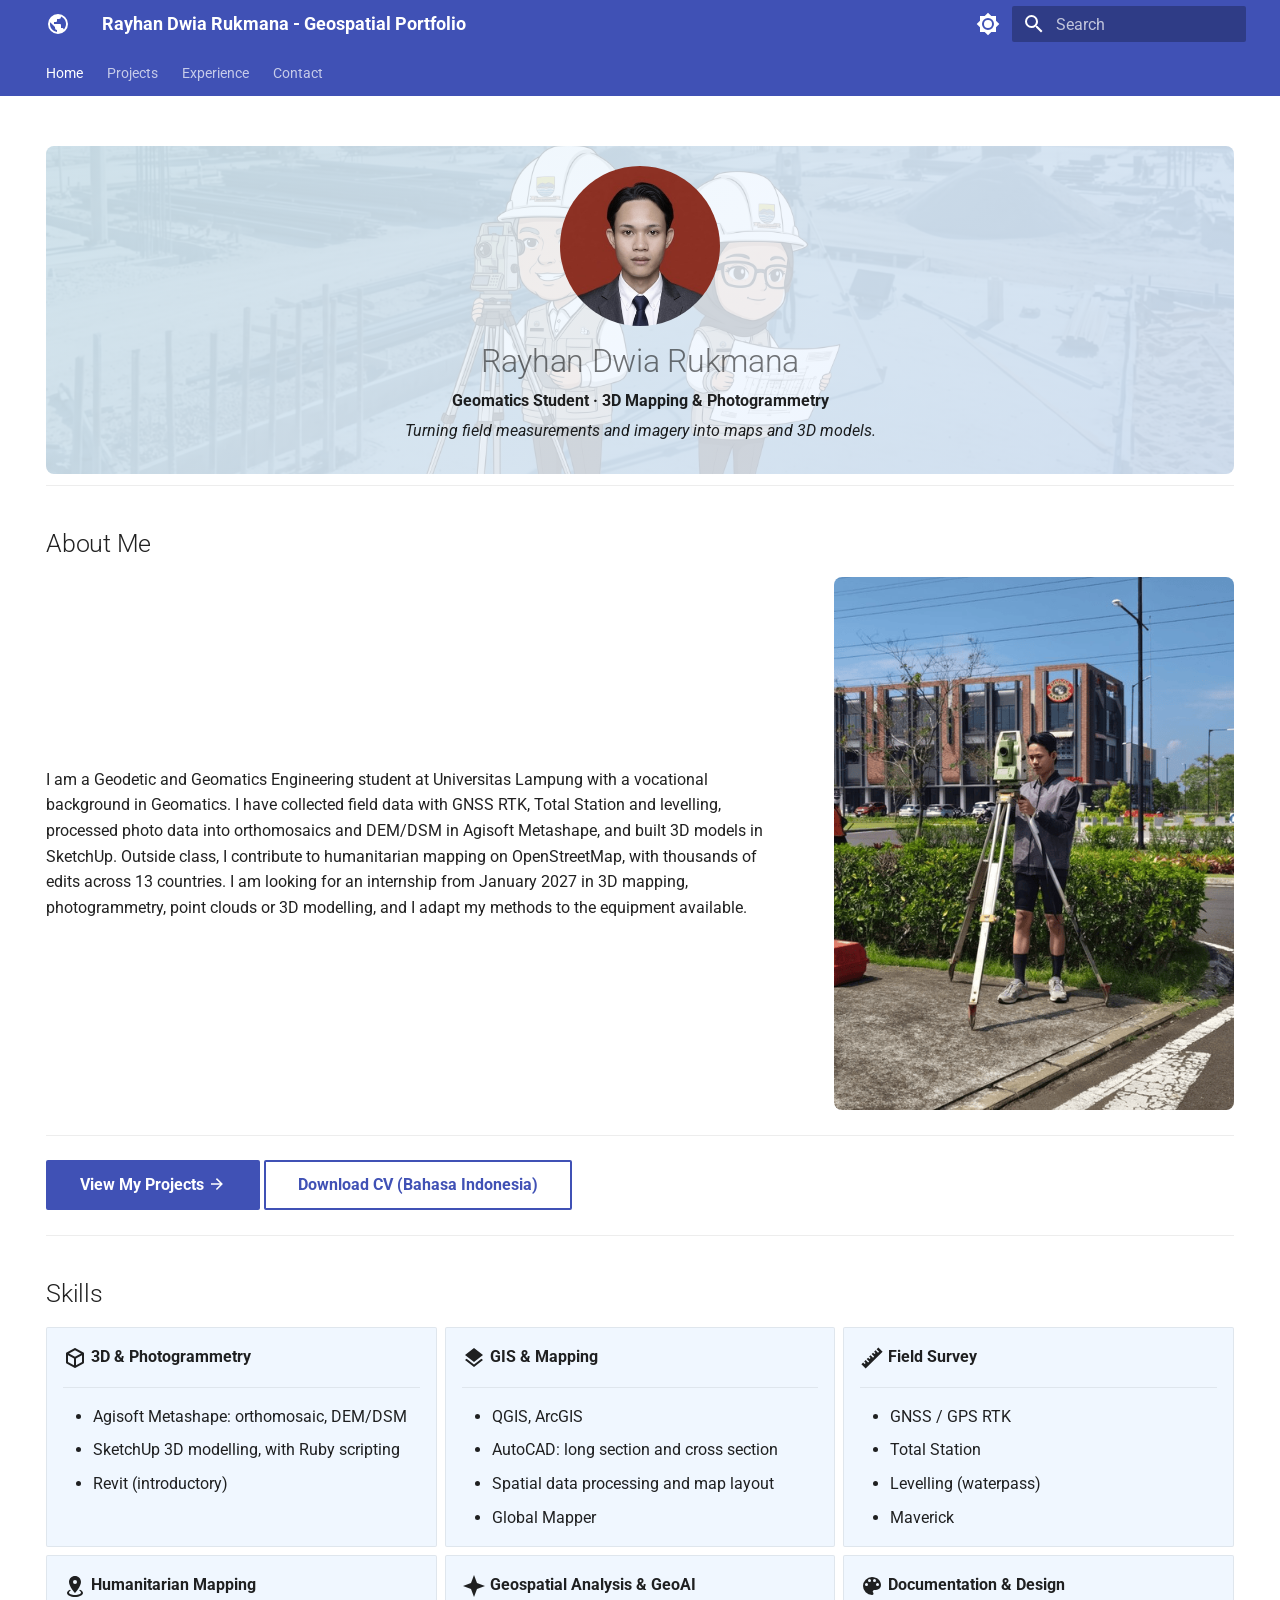
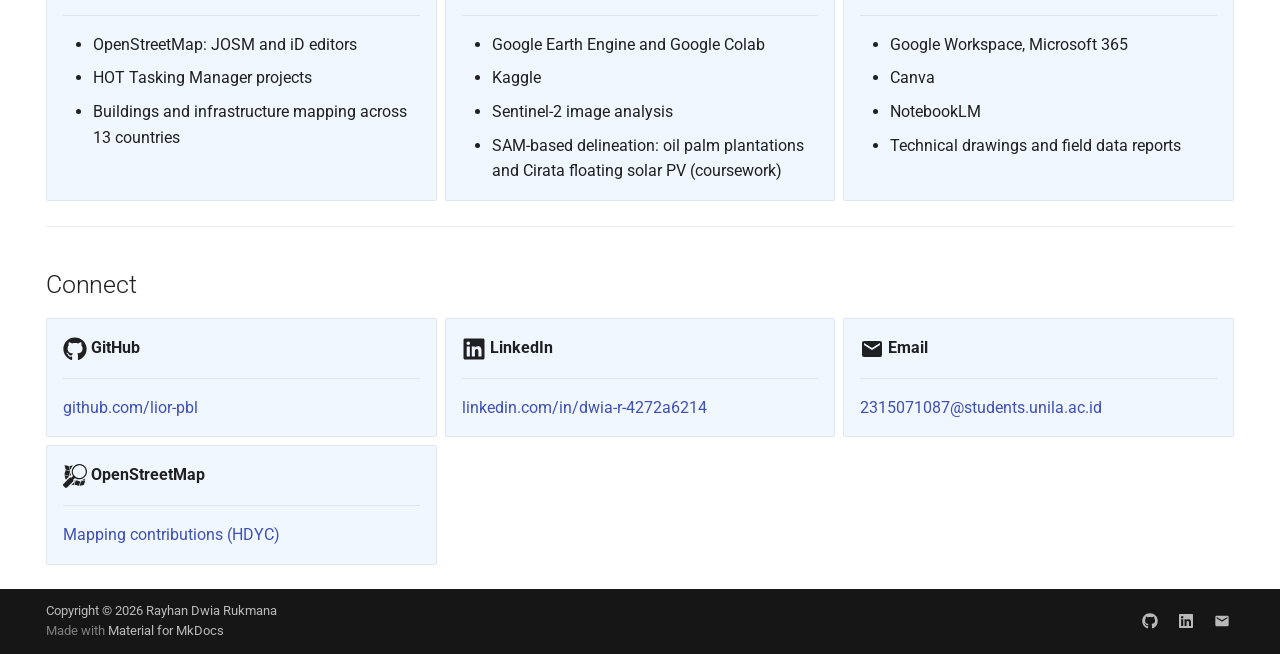
<file: index.html>
<!doctype html>
<html lang="en" class="no-js">
  <head>
    
      <meta charset="utf-8">
      <meta name="viewport" content="width=device-width,initial-scale=1">
      
        <meta name="description" content="Portfolio of Rayhan Dwia Rukmana — Geodesy & Geomatics student focusing on GIS, Remote Sensing, and 3D Mapping">
      
      
        <meta name="author" content="Rayhan Dwia Rukmana">
      
      
        <link rel="canonical" href="https://lior-pbl.github.io/">
      
      
      
        <link rel="next" href="projects/">
      
      
        
      
      
      <link rel="icon" href="assets/images/favicon.png">
      <meta name="generator" content="mkdocs-1.6.1, mkdocs-material-9.8.0">
    
    
      
        <title>Rayhan Dwia Rukmana - Geospatial Portfolio</title>
      
    
    
      <link rel="stylesheet" href="assets/stylesheets/main.57a0d79d.min.css">
      
        
        <link rel="stylesheet" href="assets/stylesheets/palette.fb2fffe2.min.css">
      
      


    
    
      
    
    
      
        
        
        <link rel="preconnect" href="https://fonts.gstatic.com" crossorigin>
        <link rel="stylesheet" href="https://fonts.googleapis.com/css?family=Roboto:300,300i,400,400i,700,700i%7CRoboto+Mono:400,400i,700,700i&display=fallback">
        <style>:root{--md-text-font:"Roboto";--md-code-font:"Roboto Mono"}</style>
      
    
    
      <link rel="stylesheet" href="assets/css/extra.css">
    
    <script>__md_scope=new URL(".",location),__md_hash=e=>[...e].reduce(((e,_)=>(e<<5)-e+_.charCodeAt(0)),0),__md_get=(e,_=localStorage,t=__md_scope)=>JSON.parse(_.getItem(t.pathname+"."+e)),__md_set=(e,_,t=localStorage,a=__md_scope)=>{try{t.setItem(a.pathname+"."+e,JSON.stringify(_))}catch(e){}}</script>
    
      

    
    
  </head>
  
  
    
    
      
    
    
    
    
    <body dir="ltr" data-md-color-scheme="default" data-md-color-primary="indigo" data-md-color-accent="blue">
  
    
    <input class="md-toggle" data-md-toggle="drawer" type="checkbox" id="__drawer" autocomplete="off">
    <input class="md-toggle" data-md-toggle="search" type="checkbox" id="__search" autocomplete="off">
    <label class="md-overlay" for="__drawer"></label>
    <div data-md-component="skip">
      
        
        <a href="#about-me" class="md-skip">
          Skip to content
        </a>
      
    </div>
    <div data-md-component="announce">
      
    </div>
    
    
      

<header class="md-header" data-md-component="header">
  <nav class="md-header__inner md-grid" aria-label="Header">
    <a href="." title="Rayhan Dwia Rukmana - Geospatial Portfolio" class="md-header__button md-logo" aria-label="Rayhan Dwia Rukmana - Geospatial Portfolio" data-md-component="logo">
      
  
  <svg xmlns="http://www.w3.org/2000/svg" viewBox="0 0 24 24"><path d="M17.9 17.39c-.26-.8-1.01-1.39-1.9-1.39h-1v-3a1 1 0 0 0-1-1H8v-2h2a1 1 0 0 0 1-1V7h2a2 2 0 0 0 2-2v-.41a7.984 7.984 0 0 1 2.9 12.8M11 19.93c-3.95-.49-7-3.85-7-7.93 0-.62.08-1.22.21-1.79L9 15v1a2 2 0 0 0 2 2m1-16A10 10 0 0 0 2 12a10 10 0 0 0 10 10 10 10 0 0 0 10-10A10 10 0 0 0 12 2"/></svg>

    </a>
    <label class="md-header__button md-icon" for="__drawer">
      
      <svg xmlns="http://www.w3.org/2000/svg" viewBox="0 0 24 24"><path d="M3 6h18v2H3zm0 5h18v2H3zm0 5h18v2H3z"/></svg>
    </label>
    <div class="md-header__title" data-md-component="header-title">
      <div class="md-header__ellipsis">
        <div class="md-header__topic">
          <span class="md-ellipsis">
            Rayhan Dwia Rukmana - Geospatial Portfolio
          </span>
        </div>
        <div class="md-header__topic" data-md-component="header-topic">
          <span class="md-ellipsis">
            
              Home
            
          </span>
        </div>
      </div>
    </div>
    
      
        <form class="md-header__option" data-md-component="palette">
  
    
    
    
    <input class="md-option" data-md-color-media="" data-md-color-scheme="default" data-md-color-primary="indigo" data-md-color-accent="blue"  aria-label="Switch to dark mode"  type="radio" name="__palette" id="__palette_0">
    
      <label class="md-header__button md-icon" title="Switch to dark mode" for="__palette_1" hidden>
        <svg xmlns="http://www.w3.org/2000/svg" viewBox="0 0 24 24"><path d="M12 8a4 4 0 0 0-4 4 4 4 0 0 0 4 4 4 4 0 0 0 4-4 4 4 0 0 0-4-4m0 10a6 6 0 0 1-6-6 6 6 0 0 1 6-6 6 6 0 0 1 6 6 6 6 0 0 1-6 6m8-9.31V4h-4.69L12 .69 8.69 4H4v4.69L.69 12 4 15.31V20h4.69L12 23.31 15.31 20H20v-4.69L23.31 12z"/></svg>
      </label>
    
  
    
    
    
    <input class="md-option" data-md-color-media="" data-md-color-scheme="slate" data-md-color-primary="indigo" data-md-color-accent="blue"  aria-label="Switch to light mode"  type="radio" name="__palette" id="__palette_1">
    
      <label class="md-header__button md-icon" title="Switch to light mode" for="__palette_0" hidden>
        <svg xmlns="http://www.w3.org/2000/svg" viewBox="0 0 24 24"><path d="M12 18c-.89 0-1.74-.2-2.5-.55C11.56 16.5 13 14.42 13 12s-1.44-4.5-3.5-5.45C10.26 6.2 11.11 6 12 6a6 6 0 0 1 6 6 6 6 0 0 1-6 6m8-9.31V4h-4.69L12 .69 8.69 4H4v4.69L.69 12 4 15.31V20h4.69L12 23.31 15.31 20H20v-4.69L23.31 12z"/></svg>
      </label>
    
  
</form>
      
    
    
      <script>var palette=__md_get("__palette");if(palette&&palette.color){if("(prefers-color-scheme)"===palette.color.media){var media=matchMedia("(prefers-color-scheme: light)"),input=document.querySelector(media.matches?"[data-md-color-media='(prefers-color-scheme: light)']":"[data-md-color-media='(prefers-color-scheme: dark)']");palette.color.media=input.getAttribute("data-md-color-media"),palette.color.scheme=input.getAttribute("data-md-color-scheme"),palette.color.primary=input.getAttribute("data-md-color-primary"),palette.color.accent=input.getAttribute("data-md-color-accent")}for(var[key,value]of Object.entries(palette.color))document.body.setAttribute("data-md-color-"+key,value)}</script>
    
    
    
      
      
        <label class="md-header__button md-icon" for="__search">
          
          <svg xmlns="http://www.w3.org/2000/svg" viewBox="0 0 24 24"><path d="M9.5 3A6.5 6.5 0 0 1 16 9.5c0 1.61-.59 3.09-1.56 4.23l.27.27h.79l5 5-1.5 1.5-5-5v-.79l-.27-.27A6.52 6.52 0 0 1 9.5 16 6.5 6.5 0 0 1 3 9.5 6.5 6.5 0 0 1 9.5 3m0 2C7 5 5 7 5 9.5S7 14 9.5 14 14 12 14 9.5 12 5 9.5 5"/></svg>
        </label>
        <div class="md-search" data-md-component="search" role="dialog">
  <label class="md-search__overlay" for="__search"></label>
  <div class="md-search__inner" role="search">
    <form class="md-search__form" name="search">
      <input type="text" class="md-search__input" name="query" aria-label="Search" placeholder="Search" autocapitalize="off" autocorrect="off" autocomplete="off" spellcheck="false" data-md-component="search-query" required>
      <label class="md-search__icon md-icon" for="__search">
        
        <svg xmlns="http://www.w3.org/2000/svg" viewBox="0 0 24 24"><path d="M9.5 3A6.5 6.5 0 0 1 16 9.5c0 1.61-.59 3.09-1.56 4.23l.27.27h.79l5 5-1.5 1.5-5-5v-.79l-.27-.27A6.52 6.52 0 0 1 9.5 16 6.5 6.5 0 0 1 3 9.5 6.5 6.5 0 0 1 9.5 3m0 2C7 5 5 7 5 9.5S7 14 9.5 14 14 12 14 9.5 12 5 9.5 5"/></svg>
        
        <svg xmlns="http://www.w3.org/2000/svg" viewBox="0 0 24 24"><path d="M20 11v2H8l5.5 5.5-1.42 1.42L4.16 12l7.92-7.92L13.5 5.5 8 11z"/></svg>
      </label>
      <nav class="md-search__options" aria-label="Search">
        
        <button type="reset" class="md-search__icon md-icon" title="Clear" aria-label="Clear" tabindex="-1">
          
          <svg xmlns="http://www.w3.org/2000/svg" viewBox="0 0 24 24"><path d="M19 6.41 17.59 5 12 10.59 6.41 5 5 6.41 10.59 12 5 17.59 6.41 19 12 13.41 17.59 19 19 17.59 13.41 12z"/></svg>
        </button>
      </nav>
      
    </form>
    <div class="md-search__output">
      <div class="md-search__scrollwrap" tabindex="0" data-md-scrollfix>
        <div class="md-search-result" data-md-component="search-result">
          <div class="md-search-result__meta">
            Initializing search
          </div>
          <ol class="md-search-result__list" role="presentation"></ol>
        </div>
      </div>
    </div>
  </div>
</div>
      
    
    
  </nav>
  
</header>
    
    <div class="md-container" data-md-component="container">
      
      
        
          
            
<nav class="md-tabs" aria-label="Tabs" data-md-component="tabs">
  <div class="md-grid">
    <ul class="md-tabs__list">
      
        
  
  
  
    
  
  
    <li class="md-tabs__item md-tabs__item--active">
      <a href="." class="md-tabs__link">
        
  
  
    
  
  Home

      </a>
    </li>
  

      
        
  
  
  
  
    
    
      <li class="md-tabs__item">
        <a href="projects/" class="md-tabs__link">
          
  
  
  Projects

        </a>
      </li>
    
  

      
        
  
  
  
  
    <li class="md-tabs__item">
      <a href="experience/" class="md-tabs__link">
        
  
  
    
  
  Experience

      </a>
    </li>
  

      
        
  
  
  
  
    <li class="md-tabs__item">
      <a href="contact/" class="md-tabs__link">
        
  
  
    
  
  Contact

      </a>
    </li>
  

      
    </ul>
  </div>
</nav>
          
        
      
      <main class="md-main" data-md-component="main">
        <div class="md-main__inner md-grid">
          
            
              
                
              
              <div class="md-sidebar md-sidebar--primary" data-md-component="sidebar" data-md-type="navigation" hidden>
                <div class="md-sidebar__scrollwrap">
                  <div class="md-sidebar__inner">
                    


  


<nav class="md-nav md-nav--primary md-nav--lifted" aria-label="Navigation" data-md-level="0">
  <label class="md-nav__title" for="__drawer">
    <a href="." title="Rayhan Dwia Rukmana - Geospatial Portfolio" class="md-nav__button md-logo" aria-label="Rayhan Dwia Rukmana - Geospatial Portfolio" data-md-component="logo">
      
  
  <svg xmlns="http://www.w3.org/2000/svg" viewBox="0 0 24 24"><path d="M17.9 17.39c-.26-.8-1.01-1.39-1.9-1.39h-1v-3a1 1 0 0 0-1-1H8v-2h2a1 1 0 0 0 1-1V7h2a2 2 0 0 0 2-2v-.41a7.984 7.984 0 0 1 2.9 12.8M11 19.93c-3.95-.49-7-3.85-7-7.93 0-.62.08-1.22.21-1.79L9 15v1a2 2 0 0 0 2 2m1-16A10 10 0 0 0 2 12a10 10 0 0 0 10 10 10 10 0 0 0 10-10A10 10 0 0 0 12 2"/></svg>

    </a>
    Rayhan Dwia Rukmana - Geospatial Portfolio
  </label>
  
  <ul class="md-nav__list" data-md-scrollfix>
    
      
      
  
  
    
  
  
  
    <li class="md-nav__item md-nav__item--active">
      
      <input class="md-nav__toggle md-toggle" type="checkbox" id="__toc">
      
      
      
        <label class="md-nav__link md-nav__link--active" for="__toc">
          
  
  
  <span class="md-ellipsis">
    
  
    Home
  

    
  </span>
  
  

          <span class="md-nav__icon md-icon"></span>
        </label>
      
      <a href="." class="md-nav__link md-nav__link--active">
        
  
  
  <span class="md-ellipsis">
    
  
    Home
  

    
  </span>
  
  

      </a>
      
        

<nav class="md-nav md-nav--secondary" aria-label="Table of contents">
  
  
  
  
    <label class="md-nav__title" for="__toc">
      <span class="md-nav__icon md-icon"></span>
      Table of contents
    </label>
    <ul class="md-nav__list" data-md-component="toc" data-md-scrollfix>
      
        <li class="md-nav__item">
  <a href="#about-me" class="md-nav__link">
    <span class="md-ellipsis">
      
        About Me
      
    </span>
  </a>
  
</li>
      
        <li class="md-nav__item">
  <a href="#skills" class="md-nav__link">
    <span class="md-ellipsis">
      
        Skills
      
    </span>
  </a>
  
</li>
      
        <li class="md-nav__item">
  <a href="#connect" class="md-nav__link">
    <span class="md-ellipsis">
      
        Connect
      
    </span>
  </a>
  
</li>
      
    </ul>
  
</nav>
      
    </li>
  

    
      
      
  
  
  
  
    
    
    
    
      
      
    
    
    <li class="md-nav__item md-nav__item--nested">
      
        
        
        <input class="md-nav__toggle md-toggle " type="checkbox" id="__nav_2" >
        
          
          <label class="md-nav__link" for="__nav_2" id="__nav_2_label" tabindex="0">
            
  
  
  <span class="md-ellipsis">
    
  
    Projects
  

    
  </span>
  
  

            <span class="md-nav__icon md-icon"></span>
          </label>
        
        <nav class="md-nav" data-md-level="1" aria-labelledby="__nav_2_label" aria-expanded="false">
          <label class="md-nav__title" for="__nav_2">
            <span class="md-nav__icon md-icon"></span>
            
  
    Projects
  

          </label>
          <ul class="md-nav__list" data-md-scrollfix>
            
              
                
  
  
  
  
    <li class="md-nav__item">
      <a href="projects/" class="md-nav__link">
        
  
  
  <span class="md-ellipsis">
    
  
    All Projects
  

    
  </span>
  
  

      </a>
    </li>
  

              
            
              
                
  
  
  
  
    <li class="md-nav__item">
      <a href="projects/shuttle-bus-stop/" class="md-nav__link">
        
  
  
  <span class="md-ellipsis">
    
  
    3D Model of Unila Bus Stop
  

    
  </span>
  
  

      </a>
    </li>
  

              
            
          </ul>
        </nav>
      
    </li>
  

    
      
      
  
  
  
  
    <li class="md-nav__item">
      <a href="experience/" class="md-nav__link">
        
  
  
  <span class="md-ellipsis">
    
  
    Experience
  

    
  </span>
  
  

      </a>
    </li>
  

    
      
      
  
  
  
  
    <li class="md-nav__item">
      <a href="contact/" class="md-nav__link">
        
  
  
  <span class="md-ellipsis">
    
  
    Contact
  

    
  </span>
  
  

      </a>
    </li>
  

    
  </ul>
</nav>
                  </div>
                </div>
              </div>
            
            
              
                
              
              <div class="md-sidebar md-sidebar--secondary" data-md-component="sidebar" data-md-type="toc" hidden>
                <div class="md-sidebar__scrollwrap">
                  <div class="md-sidebar__inner">
                    

<nav class="md-nav md-nav--secondary" aria-label="Table of contents">
  
  
  
  
    <label class="md-nav__title" for="__toc">
      <span class="md-nav__icon md-icon"></span>
      Table of contents
    </label>
    <ul class="md-nav__list" data-md-component="toc" data-md-scrollfix>
      
        <li class="md-nav__item">
  <a href="#about-me" class="md-nav__link">
    <span class="md-ellipsis">
      
        About Me
      
    </span>
  </a>
  
</li>
      
        <li class="md-nav__item">
  <a href="#skills" class="md-nav__link">
    <span class="md-ellipsis">
      
        Skills
      
    </span>
  </a>
  
</li>
      
        <li class="md-nav__item">
  <a href="#connect" class="md-nav__link">
    <span class="md-ellipsis">
      
        Connect
      
    </span>
  </a>
  
</li>
      
    </ul>
  
</nav>
                  </div>
                </div>
              </div>
            
          
          
            <div class="md-content" data-md-component="content">
              
              <article class="md-content__inner md-typeset">
                
                  
  




<div class="hero">
  <img src="assets/images/profile.png" alt="Rayhan Dwia Rukmana" class="profile-photo">
  <h1>Rayhan Dwia Rukmana</h1>
  <p><strong>Geomatics Student · 3D Mapping &amp; Photogrammetry</strong></p>
  <p><em>Turning field measurements and imagery into maps and 3D models.</em></p>
</div>

<hr />
<h2 id="about-me">About Me</h2>
<div class="about-section">
<div class="about-text">
<p>I am a Geodetic and Geomatics Engineering student at Universitas Lampung with a vocational background in Geomatics. I have collected field data with GNSS RTK, Total Station and levelling, processed photo data into orthomosaics and DEM/DSM in Agisoft Metashape, and built 3D models in SketchUp. Outside class, I contribute to humanitarian mapping on OpenStreetMap, with thousands of edits across 13 countries. I am looking for an internship from January 2027 in 3D mapping, photogrammetry, point clouds or 3D modelling, and I adapt my methods to the equipment available.</p>
</div>
<div class="about-image">
  <img src="assets/images/about.png" alt="Rayhan Dwia Rukmana in the field">
</div>
</div>
<hr />
<p><a class="md-button md-button--primary" href="projects/">View My Projects <span class="twemoji"><svg xmlns="http://www.w3.org/2000/svg" viewBox="0 0 24 24"><path d="M4 11v2h12l-5.5 5.5 1.42 1.42L19.84 12l-7.92-7.92L10.5 5.5 16 11z"/></svg></span></a>
<a class="md-button" href="assets/Rayhan-CV.pdf">Download CV (Bahasa Indonesia)</a></p>
<hr />
<h2 id="skills">Skills</h2>
<div class="grid cards">
<ul>
<li>
<p><span class="twemoji lg middle"><svg xmlns="http://www.w3.org/2000/svg" viewBox="0 0 24 24"><path d="M21 16.5c0 .38-.21.71-.53.88l-7.9 4.44c-.16.12-.36.18-.57.18s-.41-.06-.57-.18l-7.9-4.44A.99.99 0 0 1 3 16.5v-9c0-.38.21-.71.53-.88l7.9-4.44c.16-.12.36-.18.57-.18s.41.06.57.18l7.9 4.44c.32.17.53.5.53.88zM12 4.15 6.04 7.5 12 10.85l5.96-3.35zM5 15.91l6 3.38v-6.71L5 9.21zm14 0v-6.7l-6 3.37v6.71z"/></svg></span> <strong>3D &amp; Photogrammetry</strong></p>
<hr />
<ul>
<li>Agisoft Metashape: orthomosaic, DEM/DSM</li>
<li>SketchUp 3D modelling, with Ruby scripting</li>
<li>Revit (introductory)</li>
</ul>
</li>
<li>
<p><span class="twemoji lg middle"><svg xmlns="http://www.w3.org/2000/svg" viewBox="0 0 24 24"><path d="m12 16 7.36-5.73L21 9l-9-7-9 7 1.63 1.27M12 18.54l-7.38-5.73L3 14.07l9 7 9-7-1.63-1.27z"/></svg></span> <strong>GIS &amp; Mapping</strong></p>
<hr />
<ul>
<li>QGIS, ArcGIS</li>
<li>AutoCAD: long section and cross section</li>
<li>Spatial data processing and map layout</li>
<li>Global Mapper</li>
</ul>
</li>
<li>
<p><span class="twemoji lg middle"><svg xmlns="http://www.w3.org/2000/svg" viewBox="0 0 24 24"><path d="m1.39 18.36 1.77-1.76L4.58 18l1.06-1.05-1.42-1.41 1.42-1.42 2.47 2.48 1.06-1.06-2.47-2.48 1.41-1.41 1.42 1.41L10.59 12l-1.42-1.41 1.42-1.42 2.47 2.48 1.06-1.06-2.47-2.48 1.41-1.41 1.41 1.41 1.07-1.06-1.42-1.41 1.42-1.42L18 6.7l1.07-1.06-2.47-2.48 1.76-1.77 4.25 4.25L5.64 22.61z"/></svg></span> <strong>Field Survey</strong></p>
<hr />
<ul>
<li>GNSS / GPS RTK</li>
<li>Total Station</li>
<li>Levelling (waterpass)</li>
<li>Maverick</li>
</ul>
</li>
<li>
<p><span class="twemoji lg middle"><svg xmlns="http://www.w3.org/2000/svg" viewBox="0 0 24 24"><path d="M12 2c3.31 0 6 2.66 6 5.95C18 12.41 12 19 12 19S6 12.41 6 7.95C6 4.66 8.69 2 12 2m0 4a2 2 0 0 0-2 2 2 2 0 0 0 2 2 2 2 0 0 0 2-2 2 2 0 0 0-2-2m8 13c0 2.21-3.58 4-8 4s-8-1.79-8-4c0-1.29 1.22-2.44 3.11-3.17l.64.91C6.67 17.19 6 17.81 6 18.5c0 1.38 2.69 2.5 6 2.5s6-1.12 6-2.5c0-.69-.67-1.31-1.75-1.76l.64-.91C18.78 16.56 20 17.71 20 19"/></svg></span> <strong>Humanitarian Mapping</strong></p>
<hr />
<ul>
<li>OpenStreetMap: JOSM and iD editors</li>
<li>HOT Tasking Manager projects</li>
<li>Buildings and infrastructure mapping across 13 countries</li>
</ul>
</li>
<li>
<p><span class="twemoji lg middle"><svg xmlns="http://www.w3.org/2000/svg" viewBox="0 0 24 24"><path d="M12 1 9 9l-8 3 8 3 3 8 3-8 8-3-8-3z"/></svg></span> <strong>Geospatial Analysis &amp; GeoAI</strong></p>
<hr />
<ul>
<li>Google Earth Engine and Google Colab</li>
<li>Kaggle</li>
<li>Sentinel-2 image analysis</li>
<li>SAM-based delineation: oil palm plantations and Cirata floating solar PV (coursework)</li>
</ul>
</li>
<li>
<p><span class="twemoji lg middle"><svg xmlns="http://www.w3.org/2000/svg" viewBox="0 0 24 24"><path d="M17.5 12a1.5 1.5 0 0 1-1.5-1.5A1.5 1.5 0 0 1 17.5 9a1.5 1.5 0 0 1 1.5 1.5 1.5 1.5 0 0 1-1.5 1.5m-3-4A1.5 1.5 0 0 1 13 6.5 1.5 1.5 0 0 1 14.5 5 1.5 1.5 0 0 1 16 6.5 1.5 1.5 0 0 1 14.5 8m-5 0A1.5 1.5 0 0 1 8 6.5 1.5 1.5 0 0 1 9.5 5 1.5 1.5 0 0 1 11 6.5 1.5 1.5 0 0 1 9.5 8m-3 4A1.5 1.5 0 0 1 5 10.5 1.5 1.5 0 0 1 6.5 9 1.5 1.5 0 0 1 8 10.5 1.5 1.5 0 0 1 6.5 12M12 3a9 9 0 0 0-9 9 9 9 0 0 0 9 9 1.5 1.5 0 0 0 1.5-1.5c0-.39-.15-.74-.39-1-.23-.27-.38-.62-.38-1a1.5 1.5 0 0 1 1.5-1.5H16a5 5 0 0 0 5-5c0-4.42-4.03-8-9-8"/></svg></span> <strong>Documentation &amp; Design</strong></p>
<hr />
<ul>
<li>Google Workspace, Microsoft 365</li>
<li>Canva</li>
<li>NotebookLM</li>
<li>Technical drawings and field data reports</li>
</ul>
</li>
</ul>
</div>
<hr />
<h2 id="connect">Connect</h2>
<div class="grid cards">
<ul>
<li>
<p><span class="twemoji lg middle"><svg xmlns="http://www.w3.org/2000/svg" viewBox="0 0 512 512"><!--! Font Awesome Free 7.1.0 by @fontawesome - https://fontawesome.com License - https://fontawesome.com/license/free (Icons: CC BY 4.0, Fonts: SIL OFL 1.1, Code: MIT License) Copyright 2025 Fonticons, Inc.--><path d="M173.9 397.4c0 2-2.3 3.6-5.2 3.6-3.3.3-5.6-1.3-5.6-3.6 0-2 2.3-3.6 5.2-3.6 3-.3 5.6 1.3 5.6 3.6m-31.1-4.5c-.7 2 1.3 4.3 4.3 4.9 2.6 1 5.6 0 6.2-2s-1.3-4.3-4.3-5.2c-2.6-.7-5.5.3-6.2 2.3m44.2-1.7c-2.9.7-4.9 2.6-4.6 4.9.3 2 2.9 3.3 5.9 2.6 2.9-.7 4.9-2.6 4.6-4.6-.3-1.9-3-3.2-5.9-2.9M252.8 8C114.1 8 8 113.3 8 252c0 110.9 69.8 205.8 169.5 239.2 12.8 2.3 17.3-5.6 17.3-12.1 0-6.2-.3-40.4-.3-61.4 0 0-70 15-84.7-29.8 0 0-11.4-29.1-27.8-36.6 0 0-22.9-15.7 1.6-15.4 0 0 24.9 2 38.6 25.8 21.9 38.6 58.6 27.5 72.9 20.9 2.3-16 8.8-27.1 16-33.7-55.9-6.2-112.3-14.3-112.3-110.5 0-27.5 7.6-41.3 23.6-58.9-2.6-6.5-11.1-33.3 2.6-67.9 20.9-6.5 69 27 69 27 20-5.6 41.5-8.5 62.8-8.5s42.8 2.9 62.8 8.5c0 0 48.1-33.6 69-27 13.7 34.7 5.2 61.4 2.6 67.9 16 17.7 25.8 31.5 25.8 58.9 0 96.5-58.9 104.2-114.8 110.5 9.2 7.9 17 22.9 17 46.4 0 33.7-.3 75.4-.3 83.6 0 6.5 4.6 14.4 17.3 12.1C436.2 457.8 504 362.9 504 252 504 113.3 391.5 8 252.8 8M105.2 352.9c-1.3 1-1 3.3.7 5.2 1.6 1.6 3.9 2.3 5.2 1 1.3-1 1-3.3-.7-5.2-1.6-1.6-3.9-2.3-5.2-1m-10.8-8.1c-.7 1.3.3 2.9 2.3 3.9 1.6 1 3.6.7 4.3-.7.7-1.3-.3-2.9-2.3-3.9-2-.6-3.6-.3-4.3.7m32.4 35.6c-1.6 1.3-1 4.3 1.3 6.2 2.3 2.3 5.2 2.6 6.5 1 1.3-1.3.7-4.3-1.3-6.2-2.2-2.3-5.2-2.6-6.5-1m-11.4-14.7c-1.6 1-1.6 3.6 0 5.9s4.3 3.3 5.6 2.3c1.6-1.3 1.6-3.9 0-6.2-1.4-2.3-4-3.3-5.6-2"/></svg></span> <strong>GitHub</strong></p>
<hr />
<p><a href="https://github.com/lior-pbl">github.com/lior-pbl</a></p>
</li>
<li>
<p><span class="twemoji lg middle"><svg xmlns="http://www.w3.org/2000/svg" viewBox="0 0 448 512"><!--! Font Awesome Free 7.1.0 by @fontawesome - https://fontawesome.com License - https://fontawesome.com/license/free (Icons: CC BY 4.0, Fonts: SIL OFL 1.1, Code: MIT License) Copyright 2025 Fonticons, Inc.--><path d="M416 32H31.9C14.3 32 0 46.5 0 64.3v383.4C0 465.5 14.3 480 31.9 480H416c17.6 0 32-14.5 32-32.3V64.3c0-17.8-14.4-32.3-32-32.3M135.4 416H69V202.2h66.5V416zM102.2 96a38.5 38.5 0 1 1 0 77 38.5 38.5 0 1 1 0-77m282.1 320h-66.4V312c0-24.8-.5-56.7-34.5-56.7-34.6 0-39.9 27-39.9 54.9V416h-66.4V202.2h63.7v29.2h.9c8.9-16.8 30.6-34.5 62.9-34.5 67.2 0 79.7 44.3 79.7 101.9z"/></svg></span> <strong>LinkedIn</strong></p>
<hr />
<p><a href="https://linkedin.com/in/dwia-r-4272a6214">linkedin.com/in/dwia-r-4272a6214</a></p>
</li>
<li>
<p><span class="twemoji lg middle"><svg xmlns="http://www.w3.org/2000/svg" viewBox="0 0 24 24"><path d="m20 8-8 5-8-5V6l8 5 8-5m0-2H4c-1.11 0-2 .89-2 2v12a2 2 0 0 0 2 2h16a2 2 0 0 0 2-2V6a2 2 0 0 0-2-2"/></svg></span> <strong>Email</strong></p>
<hr />
<p><a href="mailto:2315071087@students.unila.ac.id">2315071087@students.unila.ac.id</a></p>
</li>
<li>
<p><span class="twemoji lg middle"><svg xmlns="http://www.w3.org/2000/svg" viewBox="0 0 24 24"><path d="M2.672 23.969c-.352-.089-.534-.234-1.471-1.168C.085 21.688.014 21.579.018 20.999c0-.645-.196-.414 3.368-3.986 3.6-3.608 3.415-3.451 4.064-3.449.302 0 .378.016.62.14l.277.14 1.744-1.744-.218-.343c-.425-.662-.825-1.629-1.006-2.429a7.66 7.66 0 0 1 1.479-6.44c2.49-3.12 6.959-3.812 10.26-1.588 1.812 1.218 2.99 3.099 3.328 5.314.07.467.07 1.579 0 2.074a7.55 7.55 0 0 1-2.205 4.402 6.7 6.7 0 0 1-1.943 1.401c-.959.483-1.775.71-2.881.803-1.573.131-3.32-.305-4.656-1.163l-.343-.218-1.744 1.744.14.28c.125.241.14.316.14.617.003.651.156.467-3.426 4.049-2.761 2.756-3.186 3.164-3.398 3.261-.271.125-.69.171-.945.106zM17.485 13.95a6.43 6.43 0 0 0 4.603-3.51c1.391-2.899.455-6.306-2.227-8.108-.638-.43-1.529-.794-2.367-.962-.581-.117-1.809-.104-2.414.025a6.6 6.6 0 0 0-2.452 1.064c-.444.315-1.177 1.048-1.487 1.487a6.384 6.384 0 0 0 .38 7.907 6.4 6.4 0 0 0 3.901 2.136c.509.078 1.542.058 2.065-.037zm-3.738 7.376a81 81 0 0 1-2.196-.651c-.025-.028 1.207-4.396 1.257-4.449.023-.026 4.242 1.152 4.414 1.236.062.026-.003.288-.525 2.102a399 399 0 0 0-.635 2.236c-.025.087-.069.156-.097.156-.028-.003-1.028-.287-2.219-.631zm2.912.524c0-.053 1.227-4.333 1.246-4.347.047-.034 4.324-1.23 4.341-1.211.019.019-1.199 4.337-1.23 4.36-.02.019-4.126 1.191-4.259 1.218-.054.011-.098 0-.098-.019zm-7.105-1.911c.846-.852 1.599-1.627 1.674-1.728.171-.218.405-.732.472-1.015.026-.118.053-.352.058-.522l.011-.307.182-.051c.103-.028.193-.044.202-.034.023.025-1.207 4.321-1.246 4.36-.02.016-.677.213-1.464.436l-1.425.405 1.537-1.542zm8.289-3.06a1.4 1.4 0 0 1-.059-.187l-.044-.156.156-.028c1.339-.227 2.776-.856 3.908-1.713.16-.125.252-.171.265-.134.054.165.272.95.265.959-.034.034-4.48 1.282-4.492 1.261zm-15.083-1.3c-.05-.039-1.179-3.866-1.264-4.29-.016-.084.146-.044 2.174.536 2.121.604 2.192.629 2.222.74.028.098.011.129-.125.223-.084.059-.769.724-1.523 1.479a64 64 0 0 1-1.39 1.367c-.016 0-.056-.025-.093-.054zm.821-4.378c-1.188-.343-2.164-.623-2.167-.626-.016-.012 1.261-4.433 1.285-4.46.022-.022 4.422 1.211 4.469 1.252.009.009-.269 1.017-.618 2.239-.576 2.02-.643 2.224-.723 2.22-.05-.003-1.059-.285-2.247-.626zm2.959.538c.012-.031.212-.723.444-1.534l.42-1.476.056.321c.093.556.265 1.188.464 1.741.106.296.187.539.181.545-.008.006-.332.101-.719.212-.389.109-.741.21-.786.224q-.085.025-.059-.034zM4.905 6.112c-1.187-.339-2.167-.635-2.18-.654-.04-.062-1.246-4.321-1.23-4.338.026-.025 4.31 1.204 4.351 1.246.047.051 1.28 4.379 1.246 4.376L4.91 6.113zm2.148-1.713-.519-1.806-.078-.28 1.693-.483c.934-.265 1.724-.495 1.76-.508.034-.016-.083.14-.26.336A8.7 8.7 0 0 0 7.69 5.23a4 4 0 0 0-.132.561c0 .293-.115-.025-.505-1.39z"/></svg></span> <strong>OpenStreetMap</strong></p>
<hr />
<p><a href="https://hdyc.neis-one.org/user/Lior%20Lumen%20Wiradinata">Mapping contributions (HDYC)</a></p>
</li>
</ul>
</div>







  
  




  



                
              </article>
            </div>
          
          
<script>var target=document.getElementById(location.hash.slice(1));target&&target.name&&(target.checked=target.name.startsWith("__tabbed_"))</script>
        </div>
        
          <button type="button" class="md-top md-icon" data-md-component="top" hidden>
  
  <svg xmlns="http://www.w3.org/2000/svg" viewBox="0 0 24 24"><path d="M13 20h-2V8l-5.5 5.5-1.42-1.42L12 4.16l7.92 7.92-1.42 1.42L13 8z"/></svg>
  Back to top
</button>
        
      </main>
      
        <footer class="md-footer">
  
  <div class="md-footer-meta md-typeset">
    <div class="md-footer-meta__inner md-grid">
      <div class="md-copyright">
  
    <div class="md-copyright__highlight">
      Copyright &copy; 2026 Rayhan Dwia Rukmana
    </div>
  
  
    Made with
    <a href="https://squidfunk.github.io/mkdocs-material/" target="_blank" rel="noopener">
      Material for MkDocs
    </a>
  
</div>
      
        
<div class="md-social">
  
    
    
    
    
      
      
    
    <a href="https://github.com/lior-pbl" target="_blank" rel="noopener" title="github.com" class="md-social__link">
      <svg xmlns="http://www.w3.org/2000/svg" viewBox="0 0 512 512"><!--! Font Awesome Free 7.1.0 by @fontawesome - https://fontawesome.com License - https://fontawesome.com/license/free (Icons: CC BY 4.0, Fonts: SIL OFL 1.1, Code: MIT License) Copyright 2025 Fonticons, Inc.--><path d="M173.9 397.4c0 2-2.3 3.6-5.2 3.6-3.3.3-5.6-1.3-5.6-3.6 0-2 2.3-3.6 5.2-3.6 3-.3 5.6 1.3 5.6 3.6m-31.1-4.5c-.7 2 1.3 4.3 4.3 4.9 2.6 1 5.6 0 6.2-2s-1.3-4.3-4.3-5.2c-2.6-.7-5.5.3-6.2 2.3m44.2-1.7c-2.9.7-4.9 2.6-4.6 4.9.3 2 2.9 3.3 5.9 2.6 2.9-.7 4.9-2.6 4.6-4.6-.3-1.9-3-3.2-5.9-2.9M252.8 8C114.1 8 8 113.3 8 252c0 110.9 69.8 205.8 169.5 239.2 12.8 2.3 17.3-5.6 17.3-12.1 0-6.2-.3-40.4-.3-61.4 0 0-70 15-84.7-29.8 0 0-11.4-29.1-27.8-36.6 0 0-22.9-15.7 1.6-15.4 0 0 24.9 2 38.6 25.8 21.9 38.6 58.6 27.5 72.9 20.9 2.3-16 8.8-27.1 16-33.7-55.9-6.2-112.3-14.3-112.3-110.5 0-27.5 7.6-41.3 23.6-58.9-2.6-6.5-11.1-33.3 2.6-67.9 20.9-6.5 69 27 69 27 20-5.6 41.5-8.5 62.8-8.5s42.8 2.9 62.8 8.5c0 0 48.1-33.6 69-27 13.7 34.7 5.2 61.4 2.6 67.9 16 17.7 25.8 31.5 25.8 58.9 0 96.5-58.9 104.2-114.8 110.5 9.2 7.9 17 22.9 17 46.4 0 33.7-.3 75.4-.3 83.6 0 6.5 4.6 14.4 17.3 12.1C436.2 457.8 504 362.9 504 252 504 113.3 391.5 8 252.8 8M105.2 352.9c-1.3 1-1 3.3.7 5.2 1.6 1.6 3.9 2.3 5.2 1 1.3-1 1-3.3-.7-5.2-1.6-1.6-3.9-2.3-5.2-1m-10.8-8.1c-.7 1.3.3 2.9 2.3 3.9 1.6 1 3.6.7 4.3-.7.7-1.3-.3-2.9-2.3-3.9-2-.6-3.6-.3-4.3.7m32.4 35.6c-1.6 1.3-1 4.3 1.3 6.2 2.3 2.3 5.2 2.6 6.5 1 1.3-1.3.7-4.3-1.3-6.2-2.2-2.3-5.2-2.6-6.5-1m-11.4-14.7c-1.6 1-1.6 3.6 0 5.9s4.3 3.3 5.6 2.3c1.6-1.3 1.6-3.9 0-6.2-1.4-2.3-4-3.3-5.6-2"/></svg>
    </a>
  
    
    
    
    
      
      
    
    <a href="https://linkedin.com/in/dwia-r-4272a6214" target="_blank" rel="noopener" title="linkedin.com" class="md-social__link">
      <svg xmlns="http://www.w3.org/2000/svg" viewBox="0 0 448 512"><!--! Font Awesome Free 7.1.0 by @fontawesome - https://fontawesome.com License - https://fontawesome.com/license/free (Icons: CC BY 4.0, Fonts: SIL OFL 1.1, Code: MIT License) Copyright 2025 Fonticons, Inc.--><path d="M416 32H31.9C14.3 32 0 46.5 0 64.3v383.4C0 465.5 14.3 480 31.9 480H416c17.6 0 32-14.5 32-32.3V64.3c0-17.8-14.4-32.3-32-32.3M135.4 416H69V202.2h66.5V416zM102.2 96a38.5 38.5 0 1 1 0 77 38.5 38.5 0 1 1 0-77m282.1 320h-66.4V312c0-24.8-.5-56.7-34.5-56.7-34.6 0-39.9 27-39.9 54.9V416h-66.4V202.2h63.7v29.2h.9c8.9-16.8 30.6-34.5 62.9-34.5 67.2 0 79.7 44.3 79.7 101.9z"/></svg>
    </a>
  
    
    
    
    
    <a href="mailto:2315071087@students.unila.ac.id" target="_blank" rel="noopener" title="" class="md-social__link">
      <svg xmlns="http://www.w3.org/2000/svg" viewBox="0 0 24 24"><path d="m20 8-8 5-8-5V6l8 5 8-5m0-2H4c-1.11 0-2 .89-2 2v12a2 2 0 0 0 2 2h16a2 2 0 0 0 2-2V6a2 2 0 0 0-2-2"/></svg>
    </a>
  
</div>
      
    </div>
  </div>
</footer>
      
    </div>
    <div class="md-dialog" data-md-component="dialog">
      <div class="md-dialog__inner md-typeset"></div>
    </div>
    
    
    
      
      
      <script id="__config" type="application/json">{"annotate": null, "base": ".", "features": ["navigation.tabs", "navigation.top", "content.code.copy"], "search": "assets/javascripts/workers/search.a7633da7.min.js", "tags": null, "translations": {"clipboard.copied": "Copied to clipboard", "clipboard.copy": "Copy to clipboard", "search.result.more.one": "1 more on this page", "search.result.more.other": "# more on this page", "search.result.none": "No matching documents", "search.result.one": "1 matching document", "search.result.other": "# matching documents", "search.result.placeholder": "Type to start searching", "search.result.term.missing": "Missing", "select.version": "Select version"}, "version": null}</script>
    
    
      <script src="assets/javascripts/bundle.c21346df.min.js"></script>
      
    
  <script data-mkdocs-jupyter-mathjax="{&quot;url&quot;: &quot;https://cdn.jsdelivr.net/npm/mathjax@4.1.3/tex-mml-chtml.js&quot;, &quot;version&quot;: 4}">
/* Shared by full pages and Material's instant navigation. */
(() => {
  const config = JSON.parse(document.currentScript.dataset.mkdocsJupyterMathjax);
  if (window.mkdocsJupyterMathJax) return;

  let loading;
  let queue = Promise.resolve();
  let previous = [];

  const ready = async () => {
    if (!loading) {
      loading = (async () => {
        let math = window.MathJax;
        if (!math?.typesetPromise) {
          const url = new URL(config.url, document.baseURI).href;
          const existing = Array.from(document.scripts).find(script =>
            script.src && (script.src === url || script.id === 'MathJax-script' ||
              (/mathjax/i.test(script.src) &&
               /\/(?:MathJax|latest|(?:tex|mml)(?:-mml)?-(?:chtml|svg))\.js(?:[?#]|$)/i.test(script.src))));
          if (existing) {
            if (!math?.startup?.promise) {
              await new Promise((resolve, reject) => {
                existing.addEventListener('load', resolve, { once: true });
                existing.addEventListener('error', reject, { once: true });
              });
            }
          } else {
            // Keep site macros, delimiters and startup hooks when supplied.
            const options = math || {};
            window.MathJax = {
              ...options,
              loader: {
                ...options.loader,
                load: Array.from(new Set(['ui/safe', ...(options.loader?.load || [])]))
              },
              startup: { typeset: false, ...options.startup },
              tex: {
                tags: 'ams',
                useLabelIds: true,
                inlineMath: [['$', '$'], ['\\(', '\\)']],
                displayMath: [['$$', '$$'], ['\\[', '\\]']],
                processEscapes: true,
                processEnvironments: true,
                ...options.tex
              }
            };
            await new Promise((resolve, reject) => {
              const script = document.createElement('script');
              script.src = config.url;
              script.id = 'MathJax-script';
              script.async = true;
              script.onload = resolve;
              script.onerror = reject;
              document.head.appendChild(script);
            });
          }
        }
        math = window.MathJax;
        await math.startup.promise;
        return math;
      })();
    }
    const math = await loading;
    // A site owner can extend the v3 queue again on each navigation.
    await math.startup.promise;
    return math;
  };

  const unrendered = node => {
    if (node.matches('mjx-container')) return [];
    if (!node.querySelector('mjx-container')) return [node];
    // In v3, scanning generated assistive MathML again produces nested output.
    return Array.from(node.children).flatMap(unrendered);
  };

  const refresh = () => {
    // A separate chain also serializes v3, without changing v4's startup promise.
    queue = queue.then(async () => {
      const notebooks = Array.from(document.querySelectorAll('.jupyter-wrapper'));
      if (!notebooks.length && !previous.length) return;
      if (notebooks.length === previous.length &&
          notebooks.every((node, index) => node === previous[index])) return;
      const math = await ready();
      if (previous.length) {
        math.typesetClear(previous);
        math.texReset();
      }
      previous = notebooks.filter(node => node.isConnected);
      const pending = previous.flatMap(unrendered);
      if (pending.length) await math.typesetPromise(pending);
    }).catch(error => console.error('mkdocs-jupyter: MathJax rendering failed', error));
    return queue;
  };

  window.mkdocsJupyterMathJax = { refresh };
  const start = () => {
    if (typeof document$ !== 'undefined') document$.subscribe(refresh);
    else refresh();
  };
  // Theme bundles and user-provided MathJax scripts can follow notebook content.
  if (document.readyState === 'loading') {
    document.addEventListener('DOMContentLoaded', start, { once: true });
  } else start();
})();

</script>
</body>
</html>
</file>
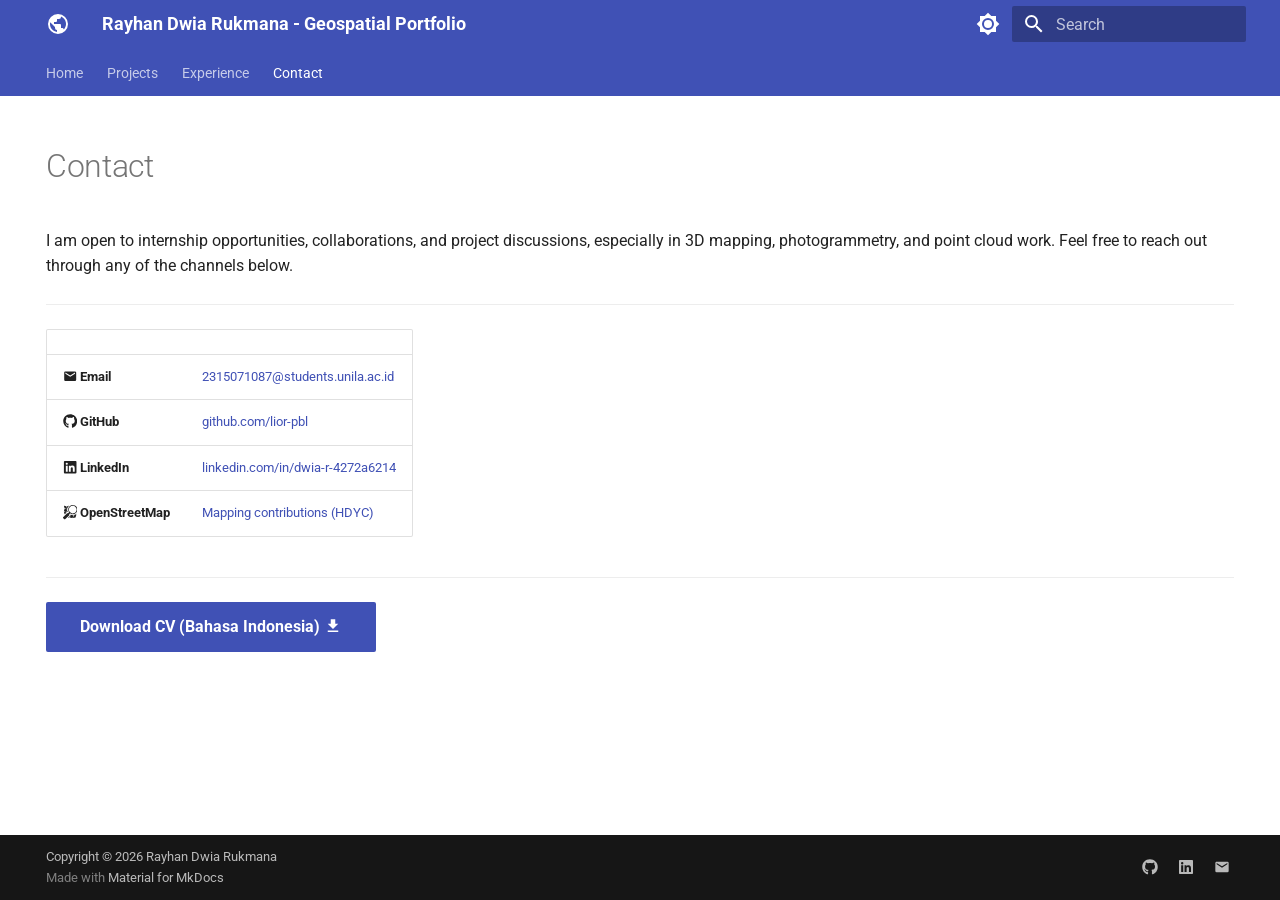
<file: contact/index.html>
<!doctype html>
<html lang="en" class="no-js">
  <head>
    
      <meta charset="utf-8">
      <meta name="viewport" content="width=device-width,initial-scale=1">
      
        <meta name="description" content="Portfolio of Rayhan Dwia Rukmana — Geodesy & Geomatics student focusing on GIS, Remote Sensing, and 3D Mapping">
      
      
        <meta name="author" content="Rayhan Dwia Rukmana">
      
      
        <link rel="canonical" href="https://lior-pbl.github.io/contact/">
      
      
        <link rel="prev" href="../experience/">
      
      
      
        
      
      
      <link rel="icon" href="../assets/images/favicon.png">
      <meta name="generator" content="mkdocs-1.6.1, mkdocs-material-9.8.0">
    
    
      
        <title>Contact - Rayhan Dwia Rukmana - Geospatial Portfolio</title>
      
    
    
      <link rel="stylesheet" href="../assets/stylesheets/main.57a0d79d.min.css">
      
        
        <link rel="stylesheet" href="../assets/stylesheets/palette.fb2fffe2.min.css">
      
      


    
    
      
    
    
      
        
        
        <link rel="preconnect" href="https://fonts.gstatic.com" crossorigin>
        <link rel="stylesheet" href="https://fonts.googleapis.com/css?family=Roboto:300,300i,400,400i,700,700i%7CRoboto+Mono:400,400i,700,700i&display=fallback">
        <style>:root{--md-text-font:"Roboto";--md-code-font:"Roboto Mono"}</style>
      
    
    
      <link rel="stylesheet" href="../assets/css/extra.css">
    
    <script>__md_scope=new URL("..",location),__md_hash=e=>[...e].reduce(((e,_)=>(e<<5)-e+_.charCodeAt(0)),0),__md_get=(e,_=localStorage,t=__md_scope)=>JSON.parse(_.getItem(t.pathname+"."+e)),__md_set=(e,_,t=localStorage,a=__md_scope)=>{try{t.setItem(a.pathname+"."+e,JSON.stringify(_))}catch(e){}}</script>
    
      

    
    
  </head>
  
  
    
    
      
    
    
    
    
    <body dir="ltr" data-md-color-scheme="default" data-md-color-primary="indigo" data-md-color-accent="blue">
  
    
    <input class="md-toggle" data-md-toggle="drawer" type="checkbox" id="__drawer" autocomplete="off">
    <input class="md-toggle" data-md-toggle="search" type="checkbox" id="__search" autocomplete="off">
    <label class="md-overlay" for="__drawer"></label>
    <div data-md-component="skip">
      
        
        <a href="#contact" class="md-skip">
          Skip to content
        </a>
      
    </div>
    <div data-md-component="announce">
      
    </div>
    
    
      

<header class="md-header" data-md-component="header">
  <nav class="md-header__inner md-grid" aria-label="Header">
    <a href=".." title="Rayhan Dwia Rukmana - Geospatial Portfolio" class="md-header__button md-logo" aria-label="Rayhan Dwia Rukmana - Geospatial Portfolio" data-md-component="logo">
      
  
  <svg xmlns="http://www.w3.org/2000/svg" viewBox="0 0 24 24"><path d="M17.9 17.39c-.26-.8-1.01-1.39-1.9-1.39h-1v-3a1 1 0 0 0-1-1H8v-2h2a1 1 0 0 0 1-1V7h2a2 2 0 0 0 2-2v-.41a7.984 7.984 0 0 1 2.9 12.8M11 19.93c-3.95-.49-7-3.85-7-7.93 0-.62.08-1.22.21-1.79L9 15v1a2 2 0 0 0 2 2m1-16A10 10 0 0 0 2 12a10 10 0 0 0 10 10 10 10 0 0 0 10-10A10 10 0 0 0 12 2"/></svg>

    </a>
    <label class="md-header__button md-icon" for="__drawer">
      
      <svg xmlns="http://www.w3.org/2000/svg" viewBox="0 0 24 24"><path d="M3 6h18v2H3zm0 5h18v2H3zm0 5h18v2H3z"/></svg>
    </label>
    <div class="md-header__title" data-md-component="header-title">
      <div class="md-header__ellipsis">
        <div class="md-header__topic">
          <span class="md-ellipsis">
            Rayhan Dwia Rukmana - Geospatial Portfolio
          </span>
        </div>
        <div class="md-header__topic" data-md-component="header-topic">
          <span class="md-ellipsis">
            
              Contact
            
          </span>
        </div>
      </div>
    </div>
    
      
        <form class="md-header__option" data-md-component="palette">
  
    
    
    
    <input class="md-option" data-md-color-media="" data-md-color-scheme="default" data-md-color-primary="indigo" data-md-color-accent="blue"  aria-label="Switch to dark mode"  type="radio" name="__palette" id="__palette_0">
    
      <label class="md-header__button md-icon" title="Switch to dark mode" for="__palette_1" hidden>
        <svg xmlns="http://www.w3.org/2000/svg" viewBox="0 0 24 24"><path d="M12 8a4 4 0 0 0-4 4 4 4 0 0 0 4 4 4 4 0 0 0 4-4 4 4 0 0 0-4-4m0 10a6 6 0 0 1-6-6 6 6 0 0 1 6-6 6 6 0 0 1 6 6 6 6 0 0 1-6 6m8-9.31V4h-4.69L12 .69 8.69 4H4v4.69L.69 12 4 15.31V20h4.69L12 23.31 15.31 20H20v-4.69L23.31 12z"/></svg>
      </label>
    
  
    
    
    
    <input class="md-option" data-md-color-media="" data-md-color-scheme="slate" data-md-color-primary="indigo" data-md-color-accent="blue"  aria-label="Switch to light mode"  type="radio" name="__palette" id="__palette_1">
    
      <label class="md-header__button md-icon" title="Switch to light mode" for="__palette_0" hidden>
        <svg xmlns="http://www.w3.org/2000/svg" viewBox="0 0 24 24"><path d="M12 18c-.89 0-1.74-.2-2.5-.55C11.56 16.5 13 14.42 13 12s-1.44-4.5-3.5-5.45C10.26 6.2 11.11 6 12 6a6 6 0 0 1 6 6 6 6 0 0 1-6 6m8-9.31V4h-4.69L12 .69 8.69 4H4v4.69L.69 12 4 15.31V20h4.69L12 23.31 15.31 20H20v-4.69L23.31 12z"/></svg>
      </label>
    
  
</form>
      
    
    
      <script>var palette=__md_get("__palette");if(palette&&palette.color){if("(prefers-color-scheme)"===palette.color.media){var media=matchMedia("(prefers-color-scheme: light)"),input=document.querySelector(media.matches?"[data-md-color-media='(prefers-color-scheme: light)']":"[data-md-color-media='(prefers-color-scheme: dark)']");palette.color.media=input.getAttribute("data-md-color-media"),palette.color.scheme=input.getAttribute("data-md-color-scheme"),palette.color.primary=input.getAttribute("data-md-color-primary"),palette.color.accent=input.getAttribute("data-md-color-accent")}for(var[key,value]of Object.entries(palette.color))document.body.setAttribute("data-md-color-"+key,value)}</script>
    
    
    
      
      
        <label class="md-header__button md-icon" for="__search">
          
          <svg xmlns="http://www.w3.org/2000/svg" viewBox="0 0 24 24"><path d="M9.5 3A6.5 6.5 0 0 1 16 9.5c0 1.61-.59 3.09-1.56 4.23l.27.27h.79l5 5-1.5 1.5-5-5v-.79l-.27-.27A6.52 6.52 0 0 1 9.5 16 6.5 6.5 0 0 1 3 9.5 6.5 6.5 0 0 1 9.5 3m0 2C7 5 5 7 5 9.5S7 14 9.5 14 14 12 14 9.5 12 5 9.5 5"/></svg>
        </label>
        <div class="md-search" data-md-component="search" role="dialog">
  <label class="md-search__overlay" for="__search"></label>
  <div class="md-search__inner" role="search">
    <form class="md-search__form" name="search">
      <input type="text" class="md-search__input" name="query" aria-label="Search" placeholder="Search" autocapitalize="off" autocorrect="off" autocomplete="off" spellcheck="false" data-md-component="search-query" required>
      <label class="md-search__icon md-icon" for="__search">
        
        <svg xmlns="http://www.w3.org/2000/svg" viewBox="0 0 24 24"><path d="M9.5 3A6.5 6.5 0 0 1 16 9.5c0 1.61-.59 3.09-1.56 4.23l.27.27h.79l5 5-1.5 1.5-5-5v-.79l-.27-.27A6.52 6.52 0 0 1 9.5 16 6.5 6.5 0 0 1 3 9.5 6.5 6.5 0 0 1 9.5 3m0 2C7 5 5 7 5 9.5S7 14 9.5 14 14 12 14 9.5 12 5 9.5 5"/></svg>
        
        <svg xmlns="http://www.w3.org/2000/svg" viewBox="0 0 24 24"><path d="M20 11v2H8l5.5 5.5-1.42 1.42L4.16 12l7.92-7.92L13.5 5.5 8 11z"/></svg>
      </label>
      <nav class="md-search__options" aria-label="Search">
        
        <button type="reset" class="md-search__icon md-icon" title="Clear" aria-label="Clear" tabindex="-1">
          
          <svg xmlns="http://www.w3.org/2000/svg" viewBox="0 0 24 24"><path d="M19 6.41 17.59 5 12 10.59 6.41 5 5 6.41 10.59 12 5 17.59 6.41 19 12 13.41 17.59 19 19 17.59 13.41 12z"/></svg>
        </button>
      </nav>
      
    </form>
    <div class="md-search__output">
      <div class="md-search__scrollwrap" tabindex="0" data-md-scrollfix>
        <div class="md-search-result" data-md-component="search-result">
          <div class="md-search-result__meta">
            Initializing search
          </div>
          <ol class="md-search-result__list" role="presentation"></ol>
        </div>
      </div>
    </div>
  </div>
</div>
      
    
    
  </nav>
  
</header>
    
    <div class="md-container" data-md-component="container">
      
      
        
          
            
<nav class="md-tabs" aria-label="Tabs" data-md-component="tabs">
  <div class="md-grid">
    <ul class="md-tabs__list">
      
        
  
  
  
  
    <li class="md-tabs__item">
      <a href=".." class="md-tabs__link">
        
  
  
    
  
  Home

      </a>
    </li>
  

      
        
  
  
  
  
    
    
      <li class="md-tabs__item">
        <a href="../projects/" class="md-tabs__link">
          
  
  
  Projects

        </a>
      </li>
    
  

      
        
  
  
  
  
    <li class="md-tabs__item">
      <a href="../experience/" class="md-tabs__link">
        
  
  
    
  
  Experience

      </a>
    </li>
  

      
        
  
  
  
    
  
  
    <li class="md-tabs__item md-tabs__item--active">
      <a href="./" class="md-tabs__link">
        
  
  
    
  
  Contact

      </a>
    </li>
  

      
    </ul>
  </div>
</nav>
          
        
      
      <main class="md-main" data-md-component="main">
        <div class="md-main__inner md-grid">
          
            
              
                
              
              <div class="md-sidebar md-sidebar--primary" data-md-component="sidebar" data-md-type="navigation" hidden>
                <div class="md-sidebar__scrollwrap">
                  <div class="md-sidebar__inner">
                    


  


<nav class="md-nav md-nav--primary md-nav--lifted" aria-label="Navigation" data-md-level="0">
  <label class="md-nav__title" for="__drawer">
    <a href=".." title="Rayhan Dwia Rukmana - Geospatial Portfolio" class="md-nav__button md-logo" aria-label="Rayhan Dwia Rukmana - Geospatial Portfolio" data-md-component="logo">
      
  
  <svg xmlns="http://www.w3.org/2000/svg" viewBox="0 0 24 24"><path d="M17.9 17.39c-.26-.8-1.01-1.39-1.9-1.39h-1v-3a1 1 0 0 0-1-1H8v-2h2a1 1 0 0 0 1-1V7h2a2 2 0 0 0 2-2v-.41a7.984 7.984 0 0 1 2.9 12.8M11 19.93c-3.95-.49-7-3.85-7-7.93 0-.62.08-1.22.21-1.79L9 15v1a2 2 0 0 0 2 2m1-16A10 10 0 0 0 2 12a10 10 0 0 0 10 10 10 10 0 0 0 10-10A10 10 0 0 0 12 2"/></svg>

    </a>
    Rayhan Dwia Rukmana - Geospatial Portfolio
  </label>
  
  <ul class="md-nav__list" data-md-scrollfix>
    
      
      
  
  
  
  
    <li class="md-nav__item">
      <a href=".." class="md-nav__link">
        
  
  
  <span class="md-ellipsis">
    
  
    Home
  

    
  </span>
  
  

      </a>
    </li>
  

    
      
      
  
  
  
  
    
    
    
    
      
      
    
    
    <li class="md-nav__item md-nav__item--nested">
      
        
        
        <input class="md-nav__toggle md-toggle " type="checkbox" id="__nav_2" >
        
          
          <label class="md-nav__link" for="__nav_2" id="__nav_2_label" tabindex="0">
            
  
  
  <span class="md-ellipsis">
    
  
    Projects
  

    
  </span>
  
  

            <span class="md-nav__icon md-icon"></span>
          </label>
        
        <nav class="md-nav" data-md-level="1" aria-labelledby="__nav_2_label" aria-expanded="false">
          <label class="md-nav__title" for="__nav_2">
            <span class="md-nav__icon md-icon"></span>
            
  
    Projects
  

          </label>
          <ul class="md-nav__list" data-md-scrollfix>
            
              
                
  
  
  
  
    <li class="md-nav__item">
      <a href="../projects/" class="md-nav__link">
        
  
  
  <span class="md-ellipsis">
    
  
    All Projects
  

    
  </span>
  
  

      </a>
    </li>
  

              
            
              
                
  
  
  
  
    <li class="md-nav__item">
      <a href="../projects/shuttle-bus-stop/" class="md-nav__link">
        
  
  
  <span class="md-ellipsis">
    
  
    3D Model of Unila Bus Stop
  

    
  </span>
  
  

      </a>
    </li>
  

              
            
          </ul>
        </nav>
      
    </li>
  

    
      
      
  
  
  
  
    <li class="md-nav__item">
      <a href="../experience/" class="md-nav__link">
        
  
  
  <span class="md-ellipsis">
    
  
    Experience
  

    
  </span>
  
  

      </a>
    </li>
  

    
      
      
  
  
    
  
  
  
    <li class="md-nav__item md-nav__item--active">
      
      <input class="md-nav__toggle md-toggle" type="checkbox" id="__toc">
      
      
        
      
      
      <a href="./" class="md-nav__link md-nav__link--active">
        
  
  
  <span class="md-ellipsis">
    
  
    Contact
  

    
  </span>
  
  

      </a>
      
    </li>
  

    
  </ul>
</nav>
                  </div>
                </div>
              </div>
            
            
              
                
              
              <div class="md-sidebar md-sidebar--secondary" data-md-component="sidebar" data-md-type="toc" hidden>
                <div class="md-sidebar__scrollwrap">
                  <div class="md-sidebar__inner">
                    

<nav class="md-nav md-nav--secondary" aria-label="Table of contents">
  
  
  
    
  
  
</nav>
                  </div>
                </div>
              </div>
            
          
          
            <div class="md-content" data-md-component="content">
              
              <article class="md-content__inner md-typeset">
                
                  
  




<h1 id="contact">Contact</h1>
<p>I am open to internship opportunities, collaborations, and project discussions, especially in 3D mapping, photogrammetry, and point cloud work.
Feel free to reach out through any of the channels below.</p>
<hr />
<table>
<thead>
<tr>
<th></th>
<th></th>
</tr>
</thead>
<tbody>
<tr>
<td><span class="twemoji"><svg xmlns="http://www.w3.org/2000/svg" viewBox="0 0 24 24"><path d="m20 8-8 5-8-5V6l8 5 8-5m0-2H4c-1.11 0-2 .89-2 2v12a2 2 0 0 0 2 2h16a2 2 0 0 0 2-2V6a2 2 0 0 0-2-2"/></svg></span> <strong>Email</strong></td>
<td><a href="mailto:2315071087@students.unila.ac.id">2315071087@students.unila.ac.id</a></td>
</tr>
<tr>
<td><span class="twemoji"><svg xmlns="http://www.w3.org/2000/svg" viewBox="0 0 512 512"><!--! Font Awesome Free 7.1.0 by @fontawesome - https://fontawesome.com License - https://fontawesome.com/license/free (Icons: CC BY 4.0, Fonts: SIL OFL 1.1, Code: MIT License) Copyright 2025 Fonticons, Inc.--><path d="M173.9 397.4c0 2-2.3 3.6-5.2 3.6-3.3.3-5.6-1.3-5.6-3.6 0-2 2.3-3.6 5.2-3.6 3-.3 5.6 1.3 5.6 3.6m-31.1-4.5c-.7 2 1.3 4.3 4.3 4.9 2.6 1 5.6 0 6.2-2s-1.3-4.3-4.3-5.2c-2.6-.7-5.5.3-6.2 2.3m44.2-1.7c-2.9.7-4.9 2.6-4.6 4.9.3 2 2.9 3.3 5.9 2.6 2.9-.7 4.9-2.6 4.6-4.6-.3-1.9-3-3.2-5.9-2.9M252.8 8C114.1 8 8 113.3 8 252c0 110.9 69.8 205.8 169.5 239.2 12.8 2.3 17.3-5.6 17.3-12.1 0-6.2-.3-40.4-.3-61.4 0 0-70 15-84.7-29.8 0 0-11.4-29.1-27.8-36.6 0 0-22.9-15.7 1.6-15.4 0 0 24.9 2 38.6 25.8 21.9 38.6 58.6 27.5 72.9 20.9 2.3-16 8.8-27.1 16-33.7-55.9-6.2-112.3-14.3-112.3-110.5 0-27.5 7.6-41.3 23.6-58.9-2.6-6.5-11.1-33.3 2.6-67.9 20.9-6.5 69 27 69 27 20-5.6 41.5-8.5 62.8-8.5s42.8 2.9 62.8 8.5c0 0 48.1-33.6 69-27 13.7 34.7 5.2 61.4 2.6 67.9 16 17.7 25.8 31.5 25.8 58.9 0 96.5-58.9 104.2-114.8 110.5 9.2 7.9 17 22.9 17 46.4 0 33.7-.3 75.4-.3 83.6 0 6.5 4.6 14.4 17.3 12.1C436.2 457.8 504 362.9 504 252 504 113.3 391.5 8 252.8 8M105.2 352.9c-1.3 1-1 3.3.7 5.2 1.6 1.6 3.9 2.3 5.2 1 1.3-1 1-3.3-.7-5.2-1.6-1.6-3.9-2.3-5.2-1m-10.8-8.1c-.7 1.3.3 2.9 2.3 3.9 1.6 1 3.6.7 4.3-.7.7-1.3-.3-2.9-2.3-3.9-2-.6-3.6-.3-4.3.7m32.4 35.6c-1.6 1.3-1 4.3 1.3 6.2 2.3 2.3 5.2 2.6 6.5 1 1.3-1.3.7-4.3-1.3-6.2-2.2-2.3-5.2-2.6-6.5-1m-11.4-14.7c-1.6 1-1.6 3.6 0 5.9s4.3 3.3 5.6 2.3c1.6-1.3 1.6-3.9 0-6.2-1.4-2.3-4-3.3-5.6-2"/></svg></span> <strong>GitHub</strong></td>
<td><a href="https://github.com/lior-pbl">github.com/lior-pbl</a></td>
</tr>
<tr>
<td><span class="twemoji"><svg xmlns="http://www.w3.org/2000/svg" viewBox="0 0 448 512"><!--! Font Awesome Free 7.1.0 by @fontawesome - https://fontawesome.com License - https://fontawesome.com/license/free (Icons: CC BY 4.0, Fonts: SIL OFL 1.1, Code: MIT License) Copyright 2025 Fonticons, Inc.--><path d="M416 32H31.9C14.3 32 0 46.5 0 64.3v383.4C0 465.5 14.3 480 31.9 480H416c17.6 0 32-14.5 32-32.3V64.3c0-17.8-14.4-32.3-32-32.3M135.4 416H69V202.2h66.5V416zM102.2 96a38.5 38.5 0 1 1 0 77 38.5 38.5 0 1 1 0-77m282.1 320h-66.4V312c0-24.8-.5-56.7-34.5-56.7-34.6 0-39.9 27-39.9 54.9V416h-66.4V202.2h63.7v29.2h.9c8.9-16.8 30.6-34.5 62.9-34.5 67.2 0 79.7 44.3 79.7 101.9z"/></svg></span> <strong>LinkedIn</strong></td>
<td><a href="https://linkedin.com/in/dwia-r-4272a6214">linkedin.com/in/dwia-r-4272a6214</a></td>
</tr>
<tr>
<td><span class="twemoji"><svg xmlns="http://www.w3.org/2000/svg" viewBox="0 0 24 24"><path d="M2.672 23.969c-.352-.089-.534-.234-1.471-1.168C.085 21.688.014 21.579.018 20.999c0-.645-.196-.414 3.368-3.986 3.6-3.608 3.415-3.451 4.064-3.449.302 0 .378.016.62.14l.277.14 1.744-1.744-.218-.343c-.425-.662-.825-1.629-1.006-2.429a7.66 7.66 0 0 1 1.479-6.44c2.49-3.12 6.959-3.812 10.26-1.588 1.812 1.218 2.99 3.099 3.328 5.314.07.467.07 1.579 0 2.074a7.55 7.55 0 0 1-2.205 4.402 6.7 6.7 0 0 1-1.943 1.401c-.959.483-1.775.71-2.881.803-1.573.131-3.32-.305-4.656-1.163l-.343-.218-1.744 1.744.14.28c.125.241.14.316.14.617.003.651.156.467-3.426 4.049-2.761 2.756-3.186 3.164-3.398 3.261-.271.125-.69.171-.945.106zM17.485 13.95a6.43 6.43 0 0 0 4.603-3.51c1.391-2.899.455-6.306-2.227-8.108-.638-.43-1.529-.794-2.367-.962-.581-.117-1.809-.104-2.414.025a6.6 6.6 0 0 0-2.452 1.064c-.444.315-1.177 1.048-1.487 1.487a6.384 6.384 0 0 0 .38 7.907 6.4 6.4 0 0 0 3.901 2.136c.509.078 1.542.058 2.065-.037zm-3.738 7.376a81 81 0 0 1-2.196-.651c-.025-.028 1.207-4.396 1.257-4.449.023-.026 4.242 1.152 4.414 1.236.062.026-.003.288-.525 2.102a399 399 0 0 0-.635 2.236c-.025.087-.069.156-.097.156-.028-.003-1.028-.287-2.219-.631zm2.912.524c0-.053 1.227-4.333 1.246-4.347.047-.034 4.324-1.23 4.341-1.211.019.019-1.199 4.337-1.23 4.36-.02.019-4.126 1.191-4.259 1.218-.054.011-.098 0-.098-.019zm-7.105-1.911c.846-.852 1.599-1.627 1.674-1.728.171-.218.405-.732.472-1.015.026-.118.053-.352.058-.522l.011-.307.182-.051c.103-.028.193-.044.202-.034.023.025-1.207 4.321-1.246 4.36-.02.016-.677.213-1.464.436l-1.425.405 1.537-1.542zm8.289-3.06a1.4 1.4 0 0 1-.059-.187l-.044-.156.156-.028c1.339-.227 2.776-.856 3.908-1.713.16-.125.252-.171.265-.134.054.165.272.95.265.959-.034.034-4.48 1.282-4.492 1.261zm-15.083-1.3c-.05-.039-1.179-3.866-1.264-4.29-.016-.084.146-.044 2.174.536 2.121.604 2.192.629 2.222.74.028.098.011.129-.125.223-.084.059-.769.724-1.523 1.479a64 64 0 0 1-1.39 1.367c-.016 0-.056-.025-.093-.054zm.821-4.378c-1.188-.343-2.164-.623-2.167-.626-.016-.012 1.261-4.433 1.285-4.46.022-.022 4.422 1.211 4.469 1.252.009.009-.269 1.017-.618 2.239-.576 2.02-.643 2.224-.723 2.22-.05-.003-1.059-.285-2.247-.626zm2.959.538c.012-.031.212-.723.444-1.534l.42-1.476.056.321c.093.556.265 1.188.464 1.741.106.296.187.539.181.545-.008.006-.332.101-.719.212-.389.109-.741.21-.786.224q-.085.025-.059-.034zM4.905 6.112c-1.187-.339-2.167-.635-2.18-.654-.04-.062-1.246-4.321-1.23-4.338.026-.025 4.31 1.204 4.351 1.246.047.051 1.28 4.379 1.246 4.376L4.91 6.113zm2.148-1.713-.519-1.806-.078-.28 1.693-.483c.934-.265 1.724-.495 1.76-.508.034-.016-.083.14-.26.336A8.7 8.7 0 0 0 7.69 5.23a4 4 0 0 0-.132.561c0 .293-.115-.025-.505-1.39z"/></svg></span> <strong>OpenStreetMap</strong></td>
<td><a href="https://hdyc.neis-one.org/user/Lior%20Lumen%20Wiradinata">Mapping contributions (HDYC)</a></td>
</tr>
</tbody>
</table>
<hr />
<p><a class="md-button md-button--primary" href="../assets/Rayhan-CV.pdf">Download CV (Bahasa Indonesia) <span class="twemoji"><svg xmlns="http://www.w3.org/2000/svg" viewBox="0 0 24 24"><path d="M5 20h14v-2H5m14-9h-4V3H9v6H5l7 7z"/></svg></span></a></p>







  
  




  



                
              </article>
            </div>
          
          
<script>var target=document.getElementById(location.hash.slice(1));target&&target.name&&(target.checked=target.name.startsWith("__tabbed_"))</script>
        </div>
        
          <button type="button" class="md-top md-icon" data-md-component="top" hidden>
  
  <svg xmlns="http://www.w3.org/2000/svg" viewBox="0 0 24 24"><path d="M13 20h-2V8l-5.5 5.5-1.42-1.42L12 4.16l7.92 7.92-1.42 1.42L13 8z"/></svg>
  Back to top
</button>
        
      </main>
      
        <footer class="md-footer">
  
  <div class="md-footer-meta md-typeset">
    <div class="md-footer-meta__inner md-grid">
      <div class="md-copyright">
  
    <div class="md-copyright__highlight">
      Copyright &copy; 2026 Rayhan Dwia Rukmana
    </div>
  
  
    Made with
    <a href="https://squidfunk.github.io/mkdocs-material/" target="_blank" rel="noopener">
      Material for MkDocs
    </a>
  
</div>
      
        
<div class="md-social">
  
    
    
    
    
      
      
    
    <a href="https://github.com/lior-pbl" target="_blank" rel="noopener" title="github.com" class="md-social__link">
      <svg xmlns="http://www.w3.org/2000/svg" viewBox="0 0 512 512"><!--! Font Awesome Free 7.1.0 by @fontawesome - https://fontawesome.com License - https://fontawesome.com/license/free (Icons: CC BY 4.0, Fonts: SIL OFL 1.1, Code: MIT License) Copyright 2025 Fonticons, Inc.--><path d="M173.9 397.4c0 2-2.3 3.6-5.2 3.6-3.3.3-5.6-1.3-5.6-3.6 0-2 2.3-3.6 5.2-3.6 3-.3 5.6 1.3 5.6 3.6m-31.1-4.5c-.7 2 1.3 4.3 4.3 4.9 2.6 1 5.6 0 6.2-2s-1.3-4.3-4.3-5.2c-2.6-.7-5.5.3-6.2 2.3m44.2-1.7c-2.9.7-4.9 2.6-4.6 4.9.3 2 2.9 3.3 5.9 2.6 2.9-.7 4.9-2.6 4.6-4.6-.3-1.9-3-3.2-5.9-2.9M252.8 8C114.1 8 8 113.3 8 252c0 110.9 69.8 205.8 169.5 239.2 12.8 2.3 17.3-5.6 17.3-12.1 0-6.2-.3-40.4-.3-61.4 0 0-70 15-84.7-29.8 0 0-11.4-29.1-27.8-36.6 0 0-22.9-15.7 1.6-15.4 0 0 24.9 2 38.6 25.8 21.9 38.6 58.6 27.5 72.9 20.9 2.3-16 8.8-27.1 16-33.7-55.9-6.2-112.3-14.3-112.3-110.5 0-27.5 7.6-41.3 23.6-58.9-2.6-6.5-11.1-33.3 2.6-67.9 20.9-6.5 69 27 69 27 20-5.6 41.5-8.5 62.8-8.5s42.8 2.9 62.8 8.5c0 0 48.1-33.6 69-27 13.7 34.7 5.2 61.4 2.6 67.9 16 17.7 25.8 31.5 25.8 58.9 0 96.5-58.9 104.2-114.8 110.5 9.2 7.9 17 22.9 17 46.4 0 33.7-.3 75.4-.3 83.6 0 6.5 4.6 14.4 17.3 12.1C436.2 457.8 504 362.9 504 252 504 113.3 391.5 8 252.8 8M105.2 352.9c-1.3 1-1 3.3.7 5.2 1.6 1.6 3.9 2.3 5.2 1 1.3-1 1-3.3-.7-5.2-1.6-1.6-3.9-2.3-5.2-1m-10.8-8.1c-.7 1.3.3 2.9 2.3 3.9 1.6 1 3.6.7 4.3-.7.7-1.3-.3-2.9-2.3-3.9-2-.6-3.6-.3-4.3.7m32.4 35.6c-1.6 1.3-1 4.3 1.3 6.2 2.3 2.3 5.2 2.6 6.5 1 1.3-1.3.7-4.3-1.3-6.2-2.2-2.3-5.2-2.6-6.5-1m-11.4-14.7c-1.6 1-1.6 3.6 0 5.9s4.3 3.3 5.6 2.3c1.6-1.3 1.6-3.9 0-6.2-1.4-2.3-4-3.3-5.6-2"/></svg>
    </a>
  
    
    
    
    
      
      
    
    <a href="https://linkedin.com/in/dwia-r-4272a6214" target="_blank" rel="noopener" title="linkedin.com" class="md-social__link">
      <svg xmlns="http://www.w3.org/2000/svg" viewBox="0 0 448 512"><!--! Font Awesome Free 7.1.0 by @fontawesome - https://fontawesome.com License - https://fontawesome.com/license/free (Icons: CC BY 4.0, Fonts: SIL OFL 1.1, Code: MIT License) Copyright 2025 Fonticons, Inc.--><path d="M416 32H31.9C14.3 32 0 46.5 0 64.3v383.4C0 465.5 14.3 480 31.9 480H416c17.6 0 32-14.5 32-32.3V64.3c0-17.8-14.4-32.3-32-32.3M135.4 416H69V202.2h66.5V416zM102.2 96a38.5 38.5 0 1 1 0 77 38.5 38.5 0 1 1 0-77m282.1 320h-66.4V312c0-24.8-.5-56.7-34.5-56.7-34.6 0-39.9 27-39.9 54.9V416h-66.4V202.2h63.7v29.2h.9c8.9-16.8 30.6-34.5 62.9-34.5 67.2 0 79.7 44.3 79.7 101.9z"/></svg>
    </a>
  
    
    
    
    
    <a href="mailto:2315071087@students.unila.ac.id" target="_blank" rel="noopener" title="" class="md-social__link">
      <svg xmlns="http://www.w3.org/2000/svg" viewBox="0 0 24 24"><path d="m20 8-8 5-8-5V6l8 5 8-5m0-2H4c-1.11 0-2 .89-2 2v12a2 2 0 0 0 2 2h16a2 2 0 0 0 2-2V6a2 2 0 0 0-2-2"/></svg>
    </a>
  
</div>
      
    </div>
  </div>
</footer>
      
    </div>
    <div class="md-dialog" data-md-component="dialog">
      <div class="md-dialog__inner md-typeset"></div>
    </div>
    
    
    
      
      
      <script id="__config" type="application/json">{"annotate": null, "base": "..", "features": ["navigation.tabs", "navigation.top", "content.code.copy"], "search": "../assets/javascripts/workers/search.a7633da7.min.js", "tags": null, "translations": {"clipboard.copied": "Copied to clipboard", "clipboard.copy": "Copy to clipboard", "search.result.more.one": "1 more on this page", "search.result.more.other": "# more on this page", "search.result.none": "No matching documents", "search.result.one": "1 matching document", "search.result.other": "# matching documents", "search.result.placeholder": "Type to start searching", "search.result.term.missing": "Missing", "select.version": "Select version"}, "version": null}</script>
    
    
      <script src="../assets/javascripts/bundle.c21346df.min.js"></script>
      
    
  <script data-mkdocs-jupyter-mathjax="{&quot;url&quot;: &quot;https://cdn.jsdelivr.net/npm/mathjax@4.1.3/tex-mml-chtml.js&quot;, &quot;version&quot;: 4}">
/* Shared by full pages and Material's instant navigation. */
(() => {
  const config = JSON.parse(document.currentScript.dataset.mkdocsJupyterMathjax);
  if (window.mkdocsJupyterMathJax) return;

  let loading;
  let queue = Promise.resolve();
  let previous = [];

  const ready = async () => {
    if (!loading) {
      loading = (async () => {
        let math = window.MathJax;
        if (!math?.typesetPromise) {
          const url = new URL(config.url, document.baseURI).href;
          const existing = Array.from(document.scripts).find(script =>
            script.src && (script.src === url || script.id === 'MathJax-script' ||
              (/mathjax/i.test(script.src) &&
               /\/(?:MathJax|latest|(?:tex|mml)(?:-mml)?-(?:chtml|svg))\.js(?:[?#]|$)/i.test(script.src))));
          if (existing) {
            if (!math?.startup?.promise) {
              await new Promise((resolve, reject) => {
                existing.addEventListener('load', resolve, { once: true });
                existing.addEventListener('error', reject, { once: true });
              });
            }
          } else {
            // Keep site macros, delimiters and startup hooks when supplied.
            const options = math || {};
            window.MathJax = {
              ...options,
              loader: {
                ...options.loader,
                load: Array.from(new Set(['ui/safe', ...(options.loader?.load || [])]))
              },
              startup: { typeset: false, ...options.startup },
              tex: {
                tags: 'ams',
                useLabelIds: true,
                inlineMath: [['$', '$'], ['\\(', '\\)']],
                displayMath: [['$$', '$$'], ['\\[', '\\]']],
                processEscapes: true,
                processEnvironments: true,
                ...options.tex
              }
            };
            await new Promise((resolve, reject) => {
              const script = document.createElement('script');
              script.src = config.url;
              script.id = 'MathJax-script';
              script.async = true;
              script.onload = resolve;
              script.onerror = reject;
              document.head.appendChild(script);
            });
          }
        }
        math = window.MathJax;
        await math.startup.promise;
        return math;
      })();
    }
    const math = await loading;
    // A site owner can extend the v3 queue again on each navigation.
    await math.startup.promise;
    return math;
  };

  const unrendered = node => {
    if (node.matches('mjx-container')) return [];
    if (!node.querySelector('mjx-container')) return [node];
    // In v3, scanning generated assistive MathML again produces nested output.
    return Array.from(node.children).flatMap(unrendered);
  };

  const refresh = () => {
    // A separate chain also serializes v3, without changing v4's startup promise.
    queue = queue.then(async () => {
      const notebooks = Array.from(document.querySelectorAll('.jupyter-wrapper'));
      if (!notebooks.length && !previous.length) return;
      if (notebooks.length === previous.length &&
          notebooks.every((node, index) => node === previous[index])) return;
      const math = await ready();
      if (previous.length) {
        math.typesetClear(previous);
        math.texReset();
      }
      previous = notebooks.filter(node => node.isConnected);
      const pending = previous.flatMap(unrendered);
      if (pending.length) await math.typesetPromise(pending);
    }).catch(error => console.error('mkdocs-jupyter: MathJax rendering failed', error));
    return queue;
  };

  window.mkdocsJupyterMathJax = { refresh };
  const start = () => {
    if (typeof document$ !== 'undefined') document$.subscribe(refresh);
    else refresh();
  };
  // Theme bundles and user-provided MathJax scripts can follow notebook content.
  if (document.readyState === 'loading') {
    document.addEventListener('DOMContentLoaded', start, { once: true });
  } else start();
})();

</script>
</body>
</html>
</file>
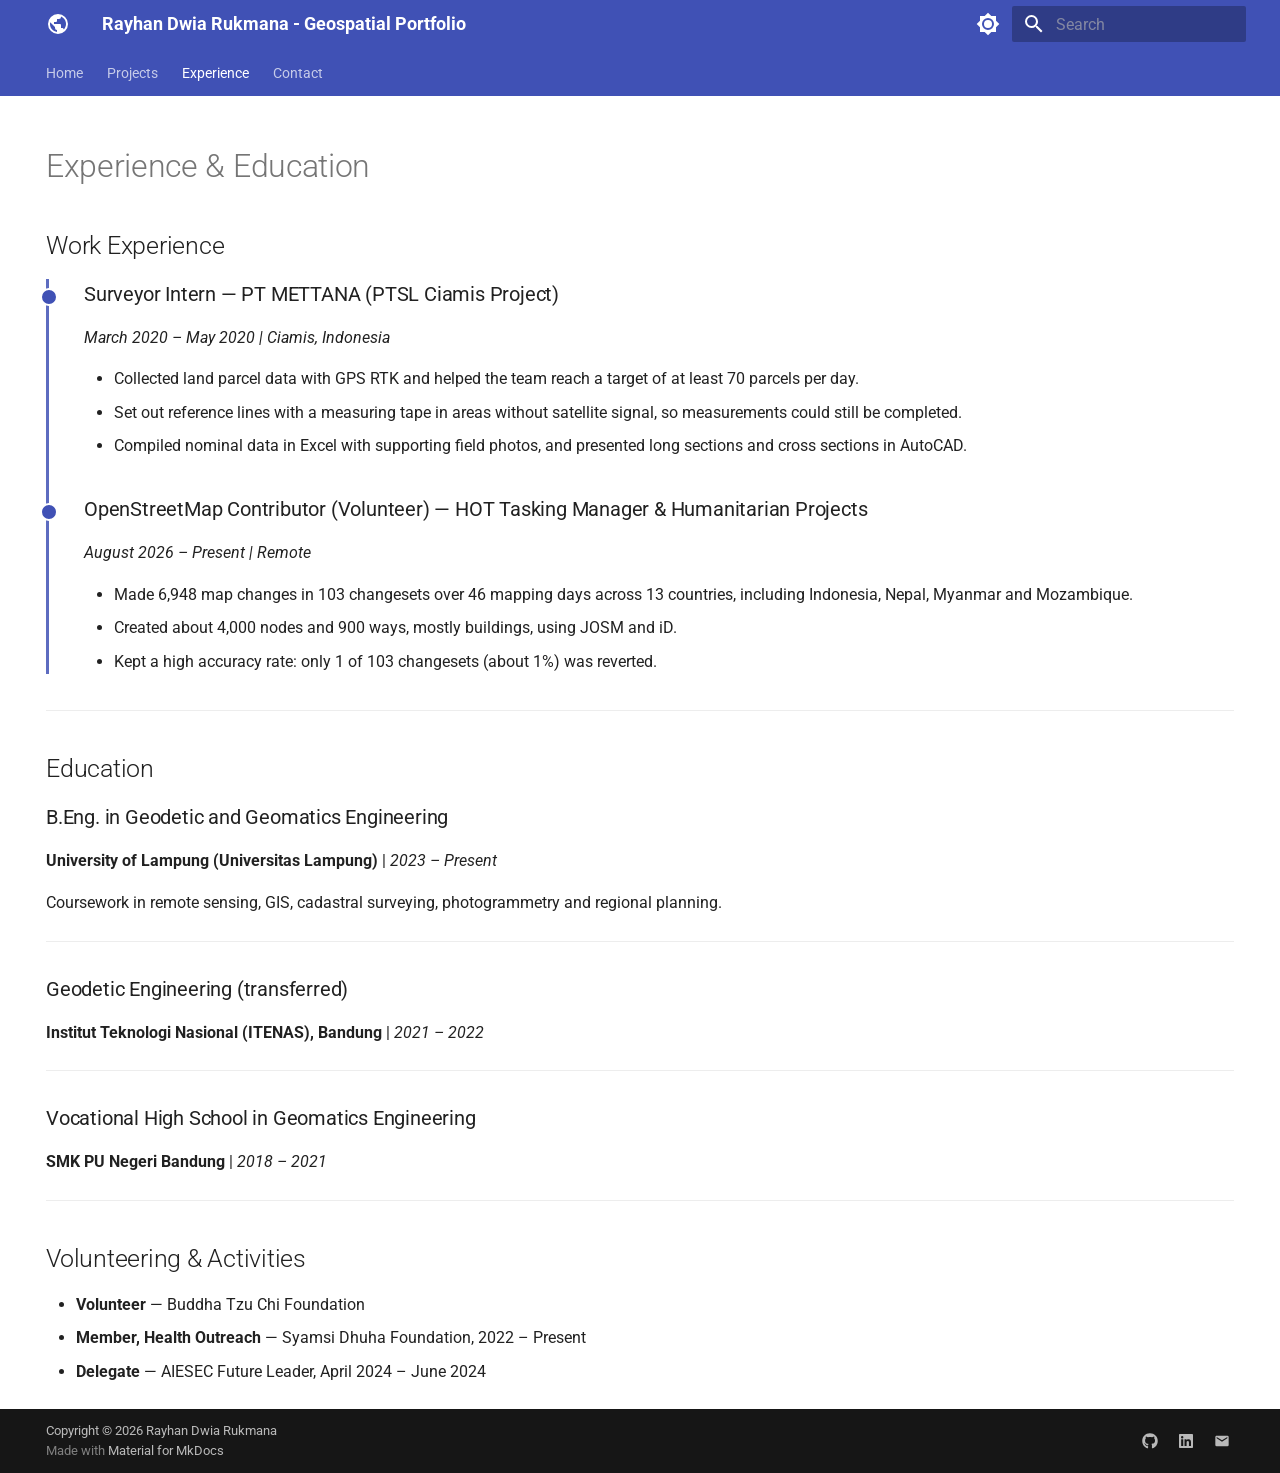
<file: experience/index.html>
<!doctype html>
<html lang="en" class="no-js">
  <head>
    
      <meta charset="utf-8">
      <meta name="viewport" content="width=device-width,initial-scale=1">
      
        <meta name="description" content="Portfolio of Rayhan Dwia Rukmana — Geodesy & Geomatics student focusing on GIS, Remote Sensing, and 3D Mapping">
      
      
        <meta name="author" content="Rayhan Dwia Rukmana">
      
      
        <link rel="canonical" href="https://lior-pbl.github.io/experience/">
      
      
        <link rel="prev" href="../projects/shuttle-bus-stop/">
      
      
        <link rel="next" href="../contact/">
      
      
        
      
      
      <link rel="icon" href="../assets/images/favicon.png">
      <meta name="generator" content="mkdocs-1.6.1, mkdocs-material-9.8.0">
    
    
      
        <title>Experience - Rayhan Dwia Rukmana - Geospatial Portfolio</title>
      
    
    
      <link rel="stylesheet" href="../assets/stylesheets/main.57a0d79d.min.css">
      
        
        <link rel="stylesheet" href="../assets/stylesheets/palette.fb2fffe2.min.css">
      
      


    
    
      
    
    
      
        
        
        <link rel="preconnect" href="https://fonts.gstatic.com" crossorigin>
        <link rel="stylesheet" href="https://fonts.googleapis.com/css?family=Roboto:300,300i,400,400i,700,700i%7CRoboto+Mono:400,400i,700,700i&display=fallback">
        <style>:root{--md-text-font:"Roboto";--md-code-font:"Roboto Mono"}</style>
      
    
    
      <link rel="stylesheet" href="../assets/css/extra.css">
    
    <script>__md_scope=new URL("..",location),__md_hash=e=>[...e].reduce(((e,_)=>(e<<5)-e+_.charCodeAt(0)),0),__md_get=(e,_=localStorage,t=__md_scope)=>JSON.parse(_.getItem(t.pathname+"."+e)),__md_set=(e,_,t=localStorage,a=__md_scope)=>{try{t.setItem(a.pathname+"."+e,JSON.stringify(_))}catch(e){}}</script>
    
      

    
    
  </head>
  
  
    
    
      
    
    
    
    
    <body dir="ltr" data-md-color-scheme="default" data-md-color-primary="indigo" data-md-color-accent="blue">
  
    
    <input class="md-toggle" data-md-toggle="drawer" type="checkbox" id="__drawer" autocomplete="off">
    <input class="md-toggle" data-md-toggle="search" type="checkbox" id="__search" autocomplete="off">
    <label class="md-overlay" for="__drawer"></label>
    <div data-md-component="skip">
      
        
        <a href="#experience-education" class="md-skip">
          Skip to content
        </a>
      
    </div>
    <div data-md-component="announce">
      
    </div>
    
    
      

<header class="md-header" data-md-component="header">
  <nav class="md-header__inner md-grid" aria-label="Header">
    <a href=".." title="Rayhan Dwia Rukmana - Geospatial Portfolio" class="md-header__button md-logo" aria-label="Rayhan Dwia Rukmana - Geospatial Portfolio" data-md-component="logo">
      
  
  <svg xmlns="http://www.w3.org/2000/svg" viewBox="0 0 24 24"><path d="M17.9 17.39c-.26-.8-1.01-1.39-1.9-1.39h-1v-3a1 1 0 0 0-1-1H8v-2h2a1 1 0 0 0 1-1V7h2a2 2 0 0 0 2-2v-.41a7.984 7.984 0 0 1 2.9 12.8M11 19.93c-3.95-.49-7-3.85-7-7.93 0-.62.08-1.22.21-1.79L9 15v1a2 2 0 0 0 2 2m1-16A10 10 0 0 0 2 12a10 10 0 0 0 10 10 10 10 0 0 0 10-10A10 10 0 0 0 12 2"/></svg>

    </a>
    <label class="md-header__button md-icon" for="__drawer">
      
      <svg xmlns="http://www.w3.org/2000/svg" viewBox="0 0 24 24"><path d="M3 6h18v2H3zm0 5h18v2H3zm0 5h18v2H3z"/></svg>
    </label>
    <div class="md-header__title" data-md-component="header-title">
      <div class="md-header__ellipsis">
        <div class="md-header__topic">
          <span class="md-ellipsis">
            Rayhan Dwia Rukmana - Geospatial Portfolio
          </span>
        </div>
        <div class="md-header__topic" data-md-component="header-topic">
          <span class="md-ellipsis">
            
              Experience
            
          </span>
        </div>
      </div>
    </div>
    
      
        <form class="md-header__option" data-md-component="palette">
  
    
    
    
    <input class="md-option" data-md-color-media="" data-md-color-scheme="default" data-md-color-primary="indigo" data-md-color-accent="blue"  aria-label="Switch to dark mode"  type="radio" name="__palette" id="__palette_0">
    
      <label class="md-header__button md-icon" title="Switch to dark mode" for="__palette_1" hidden>
        <svg xmlns="http://www.w3.org/2000/svg" viewBox="0 0 24 24"><path d="M12 8a4 4 0 0 0-4 4 4 4 0 0 0 4 4 4 4 0 0 0 4-4 4 4 0 0 0-4-4m0 10a6 6 0 0 1-6-6 6 6 0 0 1 6-6 6 6 0 0 1 6 6 6 6 0 0 1-6 6m8-9.31V4h-4.69L12 .69 8.69 4H4v4.69L.69 12 4 15.31V20h4.69L12 23.31 15.31 20H20v-4.69L23.31 12z"/></svg>
      </label>
    
  
    
    
    
    <input class="md-option" data-md-color-media="" data-md-color-scheme="slate" data-md-color-primary="indigo" data-md-color-accent="blue"  aria-label="Switch to light mode"  type="radio" name="__palette" id="__palette_1">
    
      <label class="md-header__button md-icon" title="Switch to light mode" for="__palette_0" hidden>
        <svg xmlns="http://www.w3.org/2000/svg" viewBox="0 0 24 24"><path d="M12 18c-.89 0-1.74-.2-2.5-.55C11.56 16.5 13 14.42 13 12s-1.44-4.5-3.5-5.45C10.26 6.2 11.11 6 12 6a6 6 0 0 1 6 6 6 6 0 0 1-6 6m8-9.31V4h-4.69L12 .69 8.69 4H4v4.69L.69 12 4 15.31V20h4.69L12 23.31 15.31 20H20v-4.69L23.31 12z"/></svg>
      </label>
    
  
</form>
      
    
    
      <script>var palette=__md_get("__palette");if(palette&&palette.color){if("(prefers-color-scheme)"===palette.color.media){var media=matchMedia("(prefers-color-scheme: light)"),input=document.querySelector(media.matches?"[data-md-color-media='(prefers-color-scheme: light)']":"[data-md-color-media='(prefers-color-scheme: dark)']");palette.color.media=input.getAttribute("data-md-color-media"),palette.color.scheme=input.getAttribute("data-md-color-scheme"),palette.color.primary=input.getAttribute("data-md-color-primary"),palette.color.accent=input.getAttribute("data-md-color-accent")}for(var[key,value]of Object.entries(palette.color))document.body.setAttribute("data-md-color-"+key,value)}</script>
    
    
    
      
      
        <label class="md-header__button md-icon" for="__search">
          
          <svg xmlns="http://www.w3.org/2000/svg" viewBox="0 0 24 24"><path d="M9.5 3A6.5 6.5 0 0 1 16 9.5c0 1.61-.59 3.09-1.56 4.23l.27.27h.79l5 5-1.5 1.5-5-5v-.79l-.27-.27A6.52 6.52 0 0 1 9.5 16 6.5 6.5 0 0 1 3 9.5 6.5 6.5 0 0 1 9.5 3m0 2C7 5 5 7 5 9.5S7 14 9.5 14 14 12 14 9.5 12 5 9.5 5"/></svg>
        </label>
        <div class="md-search" data-md-component="search" role="dialog">
  <label class="md-search__overlay" for="__search"></label>
  <div class="md-search__inner" role="search">
    <form class="md-search__form" name="search">
      <input type="text" class="md-search__input" name="query" aria-label="Search" placeholder="Search" autocapitalize="off" autocorrect="off" autocomplete="off" spellcheck="false" data-md-component="search-query" required>
      <label class="md-search__icon md-icon" for="__search">
        
        <svg xmlns="http://www.w3.org/2000/svg" viewBox="0 0 24 24"><path d="M9.5 3A6.5 6.5 0 0 1 16 9.5c0 1.61-.59 3.09-1.56 4.23l.27.27h.79l5 5-1.5 1.5-5-5v-.79l-.27-.27A6.52 6.52 0 0 1 9.5 16 6.5 6.5 0 0 1 3 9.5 6.5 6.5 0 0 1 9.5 3m0 2C7 5 5 7 5 9.5S7 14 9.5 14 14 12 14 9.5 12 5 9.5 5"/></svg>
        
        <svg xmlns="http://www.w3.org/2000/svg" viewBox="0 0 24 24"><path d="M20 11v2H8l5.5 5.5-1.42 1.42L4.16 12l7.92-7.92L13.5 5.5 8 11z"/></svg>
      </label>
      <nav class="md-search__options" aria-label="Search">
        
        <button type="reset" class="md-search__icon md-icon" title="Clear" aria-label="Clear" tabindex="-1">
          
          <svg xmlns="http://www.w3.org/2000/svg" viewBox="0 0 24 24"><path d="M19 6.41 17.59 5 12 10.59 6.41 5 5 6.41 10.59 12 5 17.59 6.41 19 12 13.41 17.59 19 19 17.59 13.41 12z"/></svg>
        </button>
      </nav>
      
    </form>
    <div class="md-search__output">
      <div class="md-search__scrollwrap" tabindex="0" data-md-scrollfix>
        <div class="md-search-result" data-md-component="search-result">
          <div class="md-search-result__meta">
            Initializing search
          </div>
          <ol class="md-search-result__list" role="presentation"></ol>
        </div>
      </div>
    </div>
  </div>
</div>
      
    
    
  </nav>
  
</header>
    
    <div class="md-container" data-md-component="container">
      
      
        
          
            
<nav class="md-tabs" aria-label="Tabs" data-md-component="tabs">
  <div class="md-grid">
    <ul class="md-tabs__list">
      
        
  
  
  
  
    <li class="md-tabs__item">
      <a href=".." class="md-tabs__link">
        
  
  
    
  
  Home

      </a>
    </li>
  

      
        
  
  
  
  
    
    
      <li class="md-tabs__item">
        <a href="../projects/" class="md-tabs__link">
          
  
  
  Projects

        </a>
      </li>
    
  

      
        
  
  
  
    
  
  
    <li class="md-tabs__item md-tabs__item--active">
      <a href="./" class="md-tabs__link">
        
  
  
    
  
  Experience

      </a>
    </li>
  

      
        
  
  
  
  
    <li class="md-tabs__item">
      <a href="../contact/" class="md-tabs__link">
        
  
  
    
  
  Contact

      </a>
    </li>
  

      
    </ul>
  </div>
</nav>
          
        
      
      <main class="md-main" data-md-component="main">
        <div class="md-main__inner md-grid">
          
            
              
                
              
              <div class="md-sidebar md-sidebar--primary" data-md-component="sidebar" data-md-type="navigation" hidden>
                <div class="md-sidebar__scrollwrap">
                  <div class="md-sidebar__inner">
                    


  


<nav class="md-nav md-nav--primary md-nav--lifted" aria-label="Navigation" data-md-level="0">
  <label class="md-nav__title" for="__drawer">
    <a href=".." title="Rayhan Dwia Rukmana - Geospatial Portfolio" class="md-nav__button md-logo" aria-label="Rayhan Dwia Rukmana - Geospatial Portfolio" data-md-component="logo">
      
  
  <svg xmlns="http://www.w3.org/2000/svg" viewBox="0 0 24 24"><path d="M17.9 17.39c-.26-.8-1.01-1.39-1.9-1.39h-1v-3a1 1 0 0 0-1-1H8v-2h2a1 1 0 0 0 1-1V7h2a2 2 0 0 0 2-2v-.41a7.984 7.984 0 0 1 2.9 12.8M11 19.93c-3.95-.49-7-3.85-7-7.93 0-.62.08-1.22.21-1.79L9 15v1a2 2 0 0 0 2 2m1-16A10 10 0 0 0 2 12a10 10 0 0 0 10 10 10 10 0 0 0 10-10A10 10 0 0 0 12 2"/></svg>

    </a>
    Rayhan Dwia Rukmana - Geospatial Portfolio
  </label>
  
  <ul class="md-nav__list" data-md-scrollfix>
    
      
      
  
  
  
  
    <li class="md-nav__item">
      <a href=".." class="md-nav__link">
        
  
  
  <span class="md-ellipsis">
    
  
    Home
  

    
  </span>
  
  

      </a>
    </li>
  

    
      
      
  
  
  
  
    
    
    
    
      
      
    
    
    <li class="md-nav__item md-nav__item--nested">
      
        
        
        <input class="md-nav__toggle md-toggle " type="checkbox" id="__nav_2" >
        
          
          <label class="md-nav__link" for="__nav_2" id="__nav_2_label" tabindex="0">
            
  
  
  <span class="md-ellipsis">
    
  
    Projects
  

    
  </span>
  
  

            <span class="md-nav__icon md-icon"></span>
          </label>
        
        <nav class="md-nav" data-md-level="1" aria-labelledby="__nav_2_label" aria-expanded="false">
          <label class="md-nav__title" for="__nav_2">
            <span class="md-nav__icon md-icon"></span>
            
  
    Projects
  

          </label>
          <ul class="md-nav__list" data-md-scrollfix>
            
              
                
  
  
  
  
    <li class="md-nav__item">
      <a href="../projects/" class="md-nav__link">
        
  
  
  <span class="md-ellipsis">
    
  
    All Projects
  

    
  </span>
  
  

      </a>
    </li>
  

              
            
              
                
  
  
  
  
    <li class="md-nav__item">
      <a href="../projects/shuttle-bus-stop/" class="md-nav__link">
        
  
  
  <span class="md-ellipsis">
    
  
    3D Model of Unila Bus Stop
  

    
  </span>
  
  

      </a>
    </li>
  

              
            
          </ul>
        </nav>
      
    </li>
  

    
      
      
  
  
    
  
  
  
    <li class="md-nav__item md-nav__item--active">
      
      <input class="md-nav__toggle md-toggle" type="checkbox" id="__toc">
      
      
        
      
      
        <label class="md-nav__link md-nav__link--active" for="__toc">
          
  
  
  <span class="md-ellipsis">
    
  
    Experience
  

    
  </span>
  
  

          <span class="md-nav__icon md-icon"></span>
        </label>
      
      <a href="./" class="md-nav__link md-nav__link--active">
        
  
  
  <span class="md-ellipsis">
    
  
    Experience
  

    
  </span>
  
  

      </a>
      
        

<nav class="md-nav md-nav--secondary" aria-label="Table of contents">
  
  
  
    
  
  
    <label class="md-nav__title" for="__toc">
      <span class="md-nav__icon md-icon"></span>
      Table of contents
    </label>
    <ul class="md-nav__list" data-md-component="toc" data-md-scrollfix>
      
        <li class="md-nav__item">
  <a href="#work-experience" class="md-nav__link">
    <span class="md-ellipsis">
      
        Work Experience
      
    </span>
  </a>
  
    <nav class="md-nav" aria-label="Work Experience">
      <ul class="md-nav__list">
        
          <li class="md-nav__item">
  <a href="#surveyor-intern-pt-mettana-ptsl-ciamis-project" class="md-nav__link">
    <span class="md-ellipsis">
      
        Surveyor Intern — PT METTANA (PTSL Ciamis Project)
      
    </span>
  </a>
  
</li>
        
          <li class="md-nav__item">
  <a href="#openstreetmap-contributor-volunteer-hot-tasking-manager-humanitarian-projects" class="md-nav__link">
    <span class="md-ellipsis">
      
        OpenStreetMap Contributor (Volunteer) — HOT Tasking Manager &amp; Humanitarian Projects
      
    </span>
  </a>
  
</li>
        
      </ul>
    </nav>
  
</li>
      
        <li class="md-nav__item">
  <a href="#education" class="md-nav__link">
    <span class="md-ellipsis">
      
        Education
      
    </span>
  </a>
  
    <nav class="md-nav" aria-label="Education">
      <ul class="md-nav__list">
        
          <li class="md-nav__item">
  <a href="#beng-in-geodetic-and-geomatics-engineering" class="md-nav__link">
    <span class="md-ellipsis">
      
        B.Eng. in Geodetic and Geomatics Engineering
      
    </span>
  </a>
  
</li>
        
          <li class="md-nav__item">
  <a href="#geodetic-engineering-transferred" class="md-nav__link">
    <span class="md-ellipsis">
      
        Geodetic Engineering (transferred)
      
    </span>
  </a>
  
</li>
        
          <li class="md-nav__item">
  <a href="#vocational-high-school-in-geomatics-engineering" class="md-nav__link">
    <span class="md-ellipsis">
      
        Vocational High School in Geomatics Engineering
      
    </span>
  </a>
  
</li>
        
      </ul>
    </nav>
  
</li>
      
        <li class="md-nav__item">
  <a href="#volunteering-activities" class="md-nav__link">
    <span class="md-ellipsis">
      
        Volunteering &amp; Activities
      
    </span>
  </a>
  
</li>
      
    </ul>
  
</nav>
      
    </li>
  

    
      
      
  
  
  
  
    <li class="md-nav__item">
      <a href="../contact/" class="md-nav__link">
        
  
  
  <span class="md-ellipsis">
    
  
    Contact
  

    
  </span>
  
  

      </a>
    </li>
  

    
  </ul>
</nav>
                  </div>
                </div>
              </div>
            
            
              
                
              
              <div class="md-sidebar md-sidebar--secondary" data-md-component="sidebar" data-md-type="toc" hidden>
                <div class="md-sidebar__scrollwrap">
                  <div class="md-sidebar__inner">
                    

<nav class="md-nav md-nav--secondary" aria-label="Table of contents">
  
  
  
    
  
  
    <label class="md-nav__title" for="__toc">
      <span class="md-nav__icon md-icon"></span>
      Table of contents
    </label>
    <ul class="md-nav__list" data-md-component="toc" data-md-scrollfix>
      
        <li class="md-nav__item">
  <a href="#work-experience" class="md-nav__link">
    <span class="md-ellipsis">
      
        Work Experience
      
    </span>
  </a>
  
    <nav class="md-nav" aria-label="Work Experience">
      <ul class="md-nav__list">
        
          <li class="md-nav__item">
  <a href="#surveyor-intern-pt-mettana-ptsl-ciamis-project" class="md-nav__link">
    <span class="md-ellipsis">
      
        Surveyor Intern — PT METTANA (PTSL Ciamis Project)
      
    </span>
  </a>
  
</li>
        
          <li class="md-nav__item">
  <a href="#openstreetmap-contributor-volunteer-hot-tasking-manager-humanitarian-projects" class="md-nav__link">
    <span class="md-ellipsis">
      
        OpenStreetMap Contributor (Volunteer) — HOT Tasking Manager &amp; Humanitarian Projects
      
    </span>
  </a>
  
</li>
        
      </ul>
    </nav>
  
</li>
      
        <li class="md-nav__item">
  <a href="#education" class="md-nav__link">
    <span class="md-ellipsis">
      
        Education
      
    </span>
  </a>
  
    <nav class="md-nav" aria-label="Education">
      <ul class="md-nav__list">
        
          <li class="md-nav__item">
  <a href="#beng-in-geodetic-and-geomatics-engineering" class="md-nav__link">
    <span class="md-ellipsis">
      
        B.Eng. in Geodetic and Geomatics Engineering
      
    </span>
  </a>
  
</li>
        
          <li class="md-nav__item">
  <a href="#geodetic-engineering-transferred" class="md-nav__link">
    <span class="md-ellipsis">
      
        Geodetic Engineering (transferred)
      
    </span>
  </a>
  
</li>
        
          <li class="md-nav__item">
  <a href="#vocational-high-school-in-geomatics-engineering" class="md-nav__link">
    <span class="md-ellipsis">
      
        Vocational High School in Geomatics Engineering
      
    </span>
  </a>
  
</li>
        
      </ul>
    </nav>
  
</li>
      
        <li class="md-nav__item">
  <a href="#volunteering-activities" class="md-nav__link">
    <span class="md-ellipsis">
      
        Volunteering &amp; Activities
      
    </span>
  </a>
  
</li>
      
    </ul>
  
</nav>
                  </div>
                </div>
              </div>
            
          
          
            <div class="md-content" data-md-component="content">
              
              <article class="md-content__inner md-typeset">
                
                  
  




<h1 id="experience-education">Experience &amp; Education</h1>
<h2 id="work-experience">Work Experience</h2>
<div class="timeline">
<div class="timeline-entry">
<h3 id="surveyor-intern-pt-mettana-ptsl-ciamis-project">Surveyor Intern — PT METTANA (PTSL Ciamis Project)</h3>
<p><em>March 2020 – May 2020 | Ciamis, Indonesia</em></p>
<ul>
<li>Collected land parcel data with GPS RTK and helped the team reach a target of at least 70 parcels per day.</li>
<li>Set out reference lines with a measuring tape in areas without satellite signal, so measurements could still be completed.</li>
<li>Compiled nominal data in Excel with supporting field photos, and presented long sections and cross sections in AutoCAD.</li>
</ul>
</div>
<div class="timeline-entry">
<h3 id="openstreetmap-contributor-volunteer-hot-tasking-manager-humanitarian-projects">OpenStreetMap Contributor (Volunteer) — HOT Tasking Manager &amp; Humanitarian Projects</h3>
<p><em>August 2026 – Present | Remote</em></p>
<ul>
<li>Made 6,948 map changes in 103 changesets over 46 mapping days across 13 countries, including Indonesia, Nepal, Myanmar and Mozambique.</li>
<li>Created about 4,000 nodes and 900 ways, mostly buildings, using JOSM and iD.</li>
<li>Kept a high accuracy rate: only 1 of 103 changesets (about 1%) was reverted.</li>
</ul>
</div>
</div>
<hr />
<h2 id="education">Education</h2>
<h3 id="beng-in-geodetic-and-geomatics-engineering">B.Eng. in Geodetic and Geomatics Engineering</h3>
<p><strong>University of Lampung (Universitas Lampung)</strong> | <em>2023 – Present</em></p>
<p>Coursework in remote sensing, GIS, cadastral surveying, photogrammetry and regional planning.</p>
<hr />
<h3 id="geodetic-engineering-transferred">Geodetic Engineering (transferred)</h3>
<p><strong>Institut Teknologi Nasional (ITENAS), Bandung</strong> | <em>2021 – 2022</em></p>
<hr />
<h3 id="vocational-high-school-in-geomatics-engineering">Vocational High School in Geomatics Engineering</h3>
<p><strong>SMK PU Negeri Bandung</strong> | <em>2018 – 2021</em></p>
<hr />
<h2 id="volunteering-activities">Volunteering &amp; Activities</h2>
<ul>
<li><strong>Volunteer</strong> — Buddha Tzu Chi Foundation</li>
<li><strong>Member, Health Outreach</strong> — Syamsi Dhuha Foundation, 2022 – Present</li>
<li><strong>Delegate</strong> — AIESEC Future Leader, April 2024 – June 2024</li>
</ul>







  
  




  



                
              </article>
            </div>
          
          
<script>var target=document.getElementById(location.hash.slice(1));target&&target.name&&(target.checked=target.name.startsWith("__tabbed_"))</script>
        </div>
        
          <button type="button" class="md-top md-icon" data-md-component="top" hidden>
  
  <svg xmlns="http://www.w3.org/2000/svg" viewBox="0 0 24 24"><path d="M13 20h-2V8l-5.5 5.5-1.42-1.42L12 4.16l7.92 7.92-1.42 1.42L13 8z"/></svg>
  Back to top
</button>
        
      </main>
      
        <footer class="md-footer">
  
  <div class="md-footer-meta md-typeset">
    <div class="md-footer-meta__inner md-grid">
      <div class="md-copyright">
  
    <div class="md-copyright__highlight">
      Copyright &copy; 2026 Rayhan Dwia Rukmana
    </div>
  
  
    Made with
    <a href="https://squidfunk.github.io/mkdocs-material/" target="_blank" rel="noopener">
      Material for MkDocs
    </a>
  
</div>
      
        
<div class="md-social">
  
    
    
    
    
      
      
    
    <a href="https://github.com/lior-pbl" target="_blank" rel="noopener" title="github.com" class="md-social__link">
      <svg xmlns="http://www.w3.org/2000/svg" viewBox="0 0 512 512"><!--! Font Awesome Free 7.1.0 by @fontawesome - https://fontawesome.com License - https://fontawesome.com/license/free (Icons: CC BY 4.0, Fonts: SIL OFL 1.1, Code: MIT License) Copyright 2025 Fonticons, Inc.--><path d="M173.9 397.4c0 2-2.3 3.6-5.2 3.6-3.3.3-5.6-1.3-5.6-3.6 0-2 2.3-3.6 5.2-3.6 3-.3 5.6 1.3 5.6 3.6m-31.1-4.5c-.7 2 1.3 4.3 4.3 4.9 2.6 1 5.6 0 6.2-2s-1.3-4.3-4.3-5.2c-2.6-.7-5.5.3-6.2 2.3m44.2-1.7c-2.9.7-4.9 2.6-4.6 4.9.3 2 2.9 3.3 5.9 2.6 2.9-.7 4.9-2.6 4.6-4.6-.3-1.9-3-3.2-5.9-2.9M252.8 8C114.1 8 8 113.3 8 252c0 110.9 69.8 205.8 169.5 239.2 12.8 2.3 17.3-5.6 17.3-12.1 0-6.2-.3-40.4-.3-61.4 0 0-70 15-84.7-29.8 0 0-11.4-29.1-27.8-36.6 0 0-22.9-15.7 1.6-15.4 0 0 24.9 2 38.6 25.8 21.9 38.6 58.6 27.5 72.9 20.9 2.3-16 8.8-27.1 16-33.7-55.9-6.2-112.3-14.3-112.3-110.5 0-27.5 7.6-41.3 23.6-58.9-2.6-6.5-11.1-33.3 2.6-67.9 20.9-6.5 69 27 69 27 20-5.6 41.5-8.5 62.8-8.5s42.8 2.9 62.8 8.5c0 0 48.1-33.6 69-27 13.7 34.7 5.2 61.4 2.6 67.9 16 17.7 25.8 31.5 25.8 58.9 0 96.5-58.9 104.2-114.8 110.5 9.2 7.9 17 22.9 17 46.4 0 33.7-.3 75.4-.3 83.6 0 6.5 4.6 14.4 17.3 12.1C436.2 457.8 504 362.9 504 252 504 113.3 391.5 8 252.8 8M105.2 352.9c-1.3 1-1 3.3.7 5.2 1.6 1.6 3.9 2.3 5.2 1 1.3-1 1-3.3-.7-5.2-1.6-1.6-3.9-2.3-5.2-1m-10.8-8.1c-.7 1.3.3 2.9 2.3 3.9 1.6 1 3.6.7 4.3-.7.7-1.3-.3-2.9-2.3-3.9-2-.6-3.6-.3-4.3.7m32.4 35.6c-1.6 1.3-1 4.3 1.3 6.2 2.3 2.3 5.2 2.6 6.5 1 1.3-1.3.7-4.3-1.3-6.2-2.2-2.3-5.2-2.6-6.5-1m-11.4-14.7c-1.6 1-1.6 3.6 0 5.9s4.3 3.3 5.6 2.3c1.6-1.3 1.6-3.9 0-6.2-1.4-2.3-4-3.3-5.6-2"/></svg>
    </a>
  
    
    
    
    
      
      
    
    <a href="https://linkedin.com/in/dwia-r-4272a6214" target="_blank" rel="noopener" title="linkedin.com" class="md-social__link">
      <svg xmlns="http://www.w3.org/2000/svg" viewBox="0 0 448 512"><!--! Font Awesome Free 7.1.0 by @fontawesome - https://fontawesome.com License - https://fontawesome.com/license/free (Icons: CC BY 4.0, Fonts: SIL OFL 1.1, Code: MIT License) Copyright 2025 Fonticons, Inc.--><path d="M416 32H31.9C14.3 32 0 46.5 0 64.3v383.4C0 465.5 14.3 480 31.9 480H416c17.6 0 32-14.5 32-32.3V64.3c0-17.8-14.4-32.3-32-32.3M135.4 416H69V202.2h66.5V416zM102.2 96a38.5 38.5 0 1 1 0 77 38.5 38.5 0 1 1 0-77m282.1 320h-66.4V312c0-24.8-.5-56.7-34.5-56.7-34.6 0-39.9 27-39.9 54.9V416h-66.4V202.2h63.7v29.2h.9c8.9-16.8 30.6-34.5 62.9-34.5 67.2 0 79.7 44.3 79.7 101.9z"/></svg>
    </a>
  
    
    
    
    
    <a href="mailto:2315071087@students.unila.ac.id" target="_blank" rel="noopener" title="" class="md-social__link">
      <svg xmlns="http://www.w3.org/2000/svg" viewBox="0 0 24 24"><path d="m20 8-8 5-8-5V6l8 5 8-5m0-2H4c-1.11 0-2 .89-2 2v12a2 2 0 0 0 2 2h16a2 2 0 0 0 2-2V6a2 2 0 0 0-2-2"/></svg>
    </a>
  
</div>
      
    </div>
  </div>
</footer>
      
    </div>
    <div class="md-dialog" data-md-component="dialog">
      <div class="md-dialog__inner md-typeset"></div>
    </div>
    
    
    
      
      
      <script id="__config" type="application/json">{"annotate": null, "base": "..", "features": ["navigation.tabs", "navigation.top", "content.code.copy"], "search": "../assets/javascripts/workers/search.a7633da7.min.js", "tags": null, "translations": {"clipboard.copied": "Copied to clipboard", "clipboard.copy": "Copy to clipboard", "search.result.more.one": "1 more on this page", "search.result.more.other": "# more on this page", "search.result.none": "No matching documents", "search.result.one": "1 matching document", "search.result.other": "# matching documents", "search.result.placeholder": "Type to start searching", "search.result.term.missing": "Missing", "select.version": "Select version"}, "version": null}</script>
    
    
      <script src="../assets/javascripts/bundle.c21346df.min.js"></script>
      
    
  <script data-mkdocs-jupyter-mathjax="{&quot;url&quot;: &quot;https://cdn.jsdelivr.net/npm/mathjax@4.1.3/tex-mml-chtml.js&quot;, &quot;version&quot;: 4}">
/* Shared by full pages and Material's instant navigation. */
(() => {
  const config = JSON.parse(document.currentScript.dataset.mkdocsJupyterMathjax);
  if (window.mkdocsJupyterMathJax) return;

  let loading;
  let queue = Promise.resolve();
  let previous = [];

  const ready = async () => {
    if (!loading) {
      loading = (async () => {
        let math = window.MathJax;
        if (!math?.typesetPromise) {
          const url = new URL(config.url, document.baseURI).href;
          const existing = Array.from(document.scripts).find(script =>
            script.src && (script.src === url || script.id === 'MathJax-script' ||
              (/mathjax/i.test(script.src) &&
               /\/(?:MathJax|latest|(?:tex|mml)(?:-mml)?-(?:chtml|svg))\.js(?:[?#]|$)/i.test(script.src))));
          if (existing) {
            if (!math?.startup?.promise) {
              await new Promise((resolve, reject) => {
                existing.addEventListener('load', resolve, { once: true });
                existing.addEventListener('error', reject, { once: true });
              });
            }
          } else {
            // Keep site macros, delimiters and startup hooks when supplied.
            const options = math || {};
            window.MathJax = {
              ...options,
              loader: {
                ...options.loader,
                load: Array.from(new Set(['ui/safe', ...(options.loader?.load || [])]))
              },
              startup: { typeset: false, ...options.startup },
              tex: {
                tags: 'ams',
                useLabelIds: true,
                inlineMath: [['$', '$'], ['\\(', '\\)']],
                displayMath: [['$$', '$$'], ['\\[', '\\]']],
                processEscapes: true,
                processEnvironments: true,
                ...options.tex
              }
            };
            await new Promise((resolve, reject) => {
              const script = document.createElement('script');
              script.src = config.url;
              script.id = 'MathJax-script';
              script.async = true;
              script.onload = resolve;
              script.onerror = reject;
              document.head.appendChild(script);
            });
          }
        }
        math = window.MathJax;
        await math.startup.promise;
        return math;
      })();
    }
    const math = await loading;
    // A site owner can extend the v3 queue again on each navigation.
    await math.startup.promise;
    return math;
  };

  const unrendered = node => {
    if (node.matches('mjx-container')) return [];
    if (!node.querySelector('mjx-container')) return [node];
    // In v3, scanning generated assistive MathML again produces nested output.
    return Array.from(node.children).flatMap(unrendered);
  };

  const refresh = () => {
    // A separate chain also serializes v3, without changing v4's startup promise.
    queue = queue.then(async () => {
      const notebooks = Array.from(document.querySelectorAll('.jupyter-wrapper'));
      if (!notebooks.length && !previous.length) return;
      if (notebooks.length === previous.length &&
          notebooks.every((node, index) => node === previous[index])) return;
      const math = await ready();
      if (previous.length) {
        math.typesetClear(previous);
        math.texReset();
      }
      previous = notebooks.filter(node => node.isConnected);
      const pending = previous.flatMap(unrendered);
      if (pending.length) await math.typesetPromise(pending);
    }).catch(error => console.error('mkdocs-jupyter: MathJax rendering failed', error));
    return queue;
  };

  window.mkdocsJupyterMathJax = { refresh };
  const start = () => {
    if (typeof document$ !== 'undefined') document$.subscribe(refresh);
    else refresh();
  };
  // Theme bundles and user-provided MathJax scripts can follow notebook content.
  if (document.readyState === 'loading') {
    document.addEventListener('DOMContentLoaded', start, { once: true });
  } else start();
})();

</script>
</body>
</html>
</file>
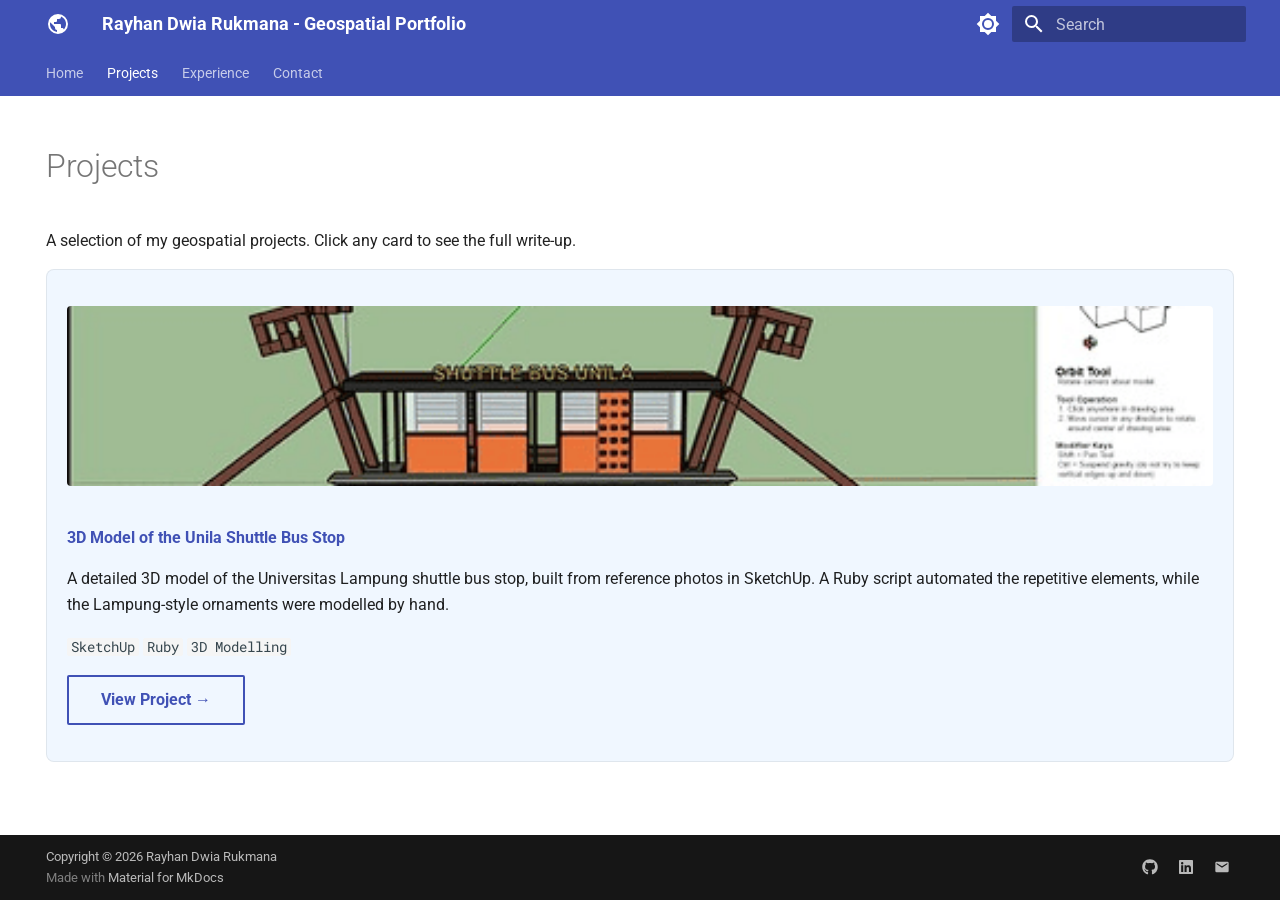
<file: projects/index.html>
<!doctype html>
<html lang="en" class="no-js">
  <head>
    
      <meta charset="utf-8">
      <meta name="viewport" content="width=device-width,initial-scale=1">
      
        <meta name="description" content="Portfolio of Rayhan Dwia Rukmana — Geodesy & Geomatics student focusing on GIS, Remote Sensing, and 3D Mapping">
      
      
        <meta name="author" content="Rayhan Dwia Rukmana">
      
      
        <link rel="canonical" href="https://lior-pbl.github.io/projects/">
      
      
        <link rel="prev" href="..">
      
      
        <link rel="next" href="shuttle-bus-stop/">
      
      
        
      
      
      <link rel="icon" href="../assets/images/favicon.png">
      <meta name="generator" content="mkdocs-1.6.1, mkdocs-material-9.8.0">
    
    
      
        <title>All Projects - Rayhan Dwia Rukmana - Geospatial Portfolio</title>
      
    
    
      <link rel="stylesheet" href="../assets/stylesheets/main.57a0d79d.min.css">
      
        
        <link rel="stylesheet" href="../assets/stylesheets/palette.fb2fffe2.min.css">
      
      


    
    
      
    
    
      
        
        
        <link rel="preconnect" href="https://fonts.gstatic.com" crossorigin>
        <link rel="stylesheet" href="https://fonts.googleapis.com/css?family=Roboto:300,300i,400,400i,700,700i%7CRoboto+Mono:400,400i,700,700i&display=fallback">
        <style>:root{--md-text-font:"Roboto";--md-code-font:"Roboto Mono"}</style>
      
    
    
      <link rel="stylesheet" href="../assets/css/extra.css">
    
    <script>__md_scope=new URL("..",location),__md_hash=e=>[...e].reduce(((e,_)=>(e<<5)-e+_.charCodeAt(0)),0),__md_get=(e,_=localStorage,t=__md_scope)=>JSON.parse(_.getItem(t.pathname+"."+e)),__md_set=(e,_,t=localStorage,a=__md_scope)=>{try{t.setItem(a.pathname+"."+e,JSON.stringify(_))}catch(e){}}</script>
    
      

    
    
  </head>
  
  
    
    
      
    
    
    
    
    <body dir="ltr" data-md-color-scheme="default" data-md-color-primary="indigo" data-md-color-accent="blue">
  
    
    <input class="md-toggle" data-md-toggle="drawer" type="checkbox" id="__drawer" autocomplete="off">
    <input class="md-toggle" data-md-toggle="search" type="checkbox" id="__search" autocomplete="off">
    <label class="md-overlay" for="__drawer"></label>
    <div data-md-component="skip">
      
        
        <a href="#projects" class="md-skip">
          Skip to content
        </a>
      
    </div>
    <div data-md-component="announce">
      
    </div>
    
    
      

<header class="md-header" data-md-component="header">
  <nav class="md-header__inner md-grid" aria-label="Header">
    <a href=".." title="Rayhan Dwia Rukmana - Geospatial Portfolio" class="md-header__button md-logo" aria-label="Rayhan Dwia Rukmana - Geospatial Portfolio" data-md-component="logo">
      
  
  <svg xmlns="http://www.w3.org/2000/svg" viewBox="0 0 24 24"><path d="M17.9 17.39c-.26-.8-1.01-1.39-1.9-1.39h-1v-3a1 1 0 0 0-1-1H8v-2h2a1 1 0 0 0 1-1V7h2a2 2 0 0 0 2-2v-.41a7.984 7.984 0 0 1 2.9 12.8M11 19.93c-3.95-.49-7-3.85-7-7.93 0-.62.08-1.22.21-1.79L9 15v1a2 2 0 0 0 2 2m1-16A10 10 0 0 0 2 12a10 10 0 0 0 10 10 10 10 0 0 0 10-10A10 10 0 0 0 12 2"/></svg>

    </a>
    <label class="md-header__button md-icon" for="__drawer">
      
      <svg xmlns="http://www.w3.org/2000/svg" viewBox="0 0 24 24"><path d="M3 6h18v2H3zm0 5h18v2H3zm0 5h18v2H3z"/></svg>
    </label>
    <div class="md-header__title" data-md-component="header-title">
      <div class="md-header__ellipsis">
        <div class="md-header__topic">
          <span class="md-ellipsis">
            Rayhan Dwia Rukmana - Geospatial Portfolio
          </span>
        </div>
        <div class="md-header__topic" data-md-component="header-topic">
          <span class="md-ellipsis">
            
              All Projects
            
          </span>
        </div>
      </div>
    </div>
    
      
        <form class="md-header__option" data-md-component="palette">
  
    
    
    
    <input class="md-option" data-md-color-media="" data-md-color-scheme="default" data-md-color-primary="indigo" data-md-color-accent="blue"  aria-label="Switch to dark mode"  type="radio" name="__palette" id="__palette_0">
    
      <label class="md-header__button md-icon" title="Switch to dark mode" for="__palette_1" hidden>
        <svg xmlns="http://www.w3.org/2000/svg" viewBox="0 0 24 24"><path d="M12 8a4 4 0 0 0-4 4 4 4 0 0 0 4 4 4 4 0 0 0 4-4 4 4 0 0 0-4-4m0 10a6 6 0 0 1-6-6 6 6 0 0 1 6-6 6 6 0 0 1 6 6 6 6 0 0 1-6 6m8-9.31V4h-4.69L12 .69 8.69 4H4v4.69L.69 12 4 15.31V20h4.69L12 23.31 15.31 20H20v-4.69L23.31 12z"/></svg>
      </label>
    
  
    
    
    
    <input class="md-option" data-md-color-media="" data-md-color-scheme="slate" data-md-color-primary="indigo" data-md-color-accent="blue"  aria-label="Switch to light mode"  type="radio" name="__palette" id="__palette_1">
    
      <label class="md-header__button md-icon" title="Switch to light mode" for="__palette_0" hidden>
        <svg xmlns="http://www.w3.org/2000/svg" viewBox="0 0 24 24"><path d="M12 18c-.89 0-1.74-.2-2.5-.55C11.56 16.5 13 14.42 13 12s-1.44-4.5-3.5-5.45C10.26 6.2 11.11 6 12 6a6 6 0 0 1 6 6 6 6 0 0 1-6 6m8-9.31V4h-4.69L12 .69 8.69 4H4v4.69L.69 12 4 15.31V20h4.69L12 23.31 15.31 20H20v-4.69L23.31 12z"/></svg>
      </label>
    
  
</form>
      
    
    
      <script>var palette=__md_get("__palette");if(palette&&palette.color){if("(prefers-color-scheme)"===palette.color.media){var media=matchMedia("(prefers-color-scheme: light)"),input=document.querySelector(media.matches?"[data-md-color-media='(prefers-color-scheme: light)']":"[data-md-color-media='(prefers-color-scheme: dark)']");palette.color.media=input.getAttribute("data-md-color-media"),palette.color.scheme=input.getAttribute("data-md-color-scheme"),palette.color.primary=input.getAttribute("data-md-color-primary"),palette.color.accent=input.getAttribute("data-md-color-accent")}for(var[key,value]of Object.entries(palette.color))document.body.setAttribute("data-md-color-"+key,value)}</script>
    
    
    
      
      
        <label class="md-header__button md-icon" for="__search">
          
          <svg xmlns="http://www.w3.org/2000/svg" viewBox="0 0 24 24"><path d="M9.5 3A6.5 6.5 0 0 1 16 9.5c0 1.61-.59 3.09-1.56 4.23l.27.27h.79l5 5-1.5 1.5-5-5v-.79l-.27-.27A6.52 6.52 0 0 1 9.5 16 6.5 6.5 0 0 1 3 9.5 6.5 6.5 0 0 1 9.5 3m0 2C7 5 5 7 5 9.5S7 14 9.5 14 14 12 14 9.5 12 5 9.5 5"/></svg>
        </label>
        <div class="md-search" data-md-component="search" role="dialog">
  <label class="md-search__overlay" for="__search"></label>
  <div class="md-search__inner" role="search">
    <form class="md-search__form" name="search">
      <input type="text" class="md-search__input" name="query" aria-label="Search" placeholder="Search" autocapitalize="off" autocorrect="off" autocomplete="off" spellcheck="false" data-md-component="search-query" required>
      <label class="md-search__icon md-icon" for="__search">
        
        <svg xmlns="http://www.w3.org/2000/svg" viewBox="0 0 24 24"><path d="M9.5 3A6.5 6.5 0 0 1 16 9.5c0 1.61-.59 3.09-1.56 4.23l.27.27h.79l5 5-1.5 1.5-5-5v-.79l-.27-.27A6.52 6.52 0 0 1 9.5 16 6.5 6.5 0 0 1 3 9.5 6.5 6.5 0 0 1 9.5 3m0 2C7 5 5 7 5 9.5S7 14 9.5 14 14 12 14 9.5 12 5 9.5 5"/></svg>
        
        <svg xmlns="http://www.w3.org/2000/svg" viewBox="0 0 24 24"><path d="M20 11v2H8l5.5 5.5-1.42 1.42L4.16 12l7.92-7.92L13.5 5.5 8 11z"/></svg>
      </label>
      <nav class="md-search__options" aria-label="Search">
        
        <button type="reset" class="md-search__icon md-icon" title="Clear" aria-label="Clear" tabindex="-1">
          
          <svg xmlns="http://www.w3.org/2000/svg" viewBox="0 0 24 24"><path d="M19 6.41 17.59 5 12 10.59 6.41 5 5 6.41 10.59 12 5 17.59 6.41 19 12 13.41 17.59 19 19 17.59 13.41 12z"/></svg>
        </button>
      </nav>
      
    </form>
    <div class="md-search__output">
      <div class="md-search__scrollwrap" tabindex="0" data-md-scrollfix>
        <div class="md-search-result" data-md-component="search-result">
          <div class="md-search-result__meta">
            Initializing search
          </div>
          <ol class="md-search-result__list" role="presentation"></ol>
        </div>
      </div>
    </div>
  </div>
</div>
      
    
    
  </nav>
  
</header>
    
    <div class="md-container" data-md-component="container">
      
      
        
          
            
<nav class="md-tabs" aria-label="Tabs" data-md-component="tabs">
  <div class="md-grid">
    <ul class="md-tabs__list">
      
        
  
  
  
  
    <li class="md-tabs__item">
      <a href=".." class="md-tabs__link">
        
  
  
    
  
  Home

      </a>
    </li>
  

      
        
  
  
  
    
  
  
    
    
      <li class="md-tabs__item md-tabs__item--active">
        <a href="./" class="md-tabs__link">
          
  
  
  Projects

        </a>
      </li>
    
  

      
        
  
  
  
  
    <li class="md-tabs__item">
      <a href="../experience/" class="md-tabs__link">
        
  
  
    
  
  Experience

      </a>
    </li>
  

      
        
  
  
  
  
    <li class="md-tabs__item">
      <a href="../contact/" class="md-tabs__link">
        
  
  
    
  
  Contact

      </a>
    </li>
  

      
    </ul>
  </div>
</nav>
          
        
      
      <main class="md-main" data-md-component="main">
        <div class="md-main__inner md-grid">
          
            
              
                
              
              <div class="md-sidebar md-sidebar--primary" data-md-component="sidebar" data-md-type="navigation" hidden>
                <div class="md-sidebar__scrollwrap">
                  <div class="md-sidebar__inner">
                    


  


<nav class="md-nav md-nav--primary md-nav--lifted" aria-label="Navigation" data-md-level="0">
  <label class="md-nav__title" for="__drawer">
    <a href=".." title="Rayhan Dwia Rukmana - Geospatial Portfolio" class="md-nav__button md-logo" aria-label="Rayhan Dwia Rukmana - Geospatial Portfolio" data-md-component="logo">
      
  
  <svg xmlns="http://www.w3.org/2000/svg" viewBox="0 0 24 24"><path d="M17.9 17.39c-.26-.8-1.01-1.39-1.9-1.39h-1v-3a1 1 0 0 0-1-1H8v-2h2a1 1 0 0 0 1-1V7h2a2 2 0 0 0 2-2v-.41a7.984 7.984 0 0 1 2.9 12.8M11 19.93c-3.95-.49-7-3.85-7-7.93 0-.62.08-1.22.21-1.79L9 15v1a2 2 0 0 0 2 2m1-16A10 10 0 0 0 2 12a10 10 0 0 0 10 10 10 10 0 0 0 10-10A10 10 0 0 0 12 2"/></svg>

    </a>
    Rayhan Dwia Rukmana - Geospatial Portfolio
  </label>
  
  <ul class="md-nav__list" data-md-scrollfix>
    
      
      
  
  
  
  
    <li class="md-nav__item">
      <a href=".." class="md-nav__link">
        
  
  
  <span class="md-ellipsis">
    
  
    Home
  

    
  </span>
  
  

      </a>
    </li>
  

    
      
      
  
  
    
  
  
  
    
    
    
    
      
        
        
      
      
    
    
    <li class="md-nav__item md-nav__item--active md-nav__item--section md-nav__item--nested">
      
        
        
        <input class="md-nav__toggle md-toggle " type="checkbox" id="__nav_2" checked>
        
          
          <label class="md-nav__link" for="__nav_2" id="__nav_2_label" tabindex="">
            
  
  
  <span class="md-ellipsis">
    
  
    Projects
  

    
  </span>
  
  

            <span class="md-nav__icon md-icon"></span>
          </label>
        
        <nav class="md-nav" data-md-level="1" aria-labelledby="__nav_2_label" aria-expanded="true">
          <label class="md-nav__title" for="__nav_2">
            <span class="md-nav__icon md-icon"></span>
            
  
    Projects
  

          </label>
          <ul class="md-nav__list" data-md-scrollfix>
            
              
                
  
  
    
  
  
  
    <li class="md-nav__item md-nav__item--active">
      
      <input class="md-nav__toggle md-toggle" type="checkbox" id="__toc">
      
      
        
      
      
      <a href="./" class="md-nav__link md-nav__link--active">
        
  
  
  <span class="md-ellipsis">
    
  
    All Projects
  

    
  </span>
  
  

      </a>
      
    </li>
  

              
            
              
                
  
  
  
  
    <li class="md-nav__item">
      <a href="shuttle-bus-stop/" class="md-nav__link">
        
  
  
  <span class="md-ellipsis">
    
  
    3D Model of Unila Bus Stop
  

    
  </span>
  
  

      </a>
    </li>
  

              
            
          </ul>
        </nav>
      
    </li>
  

    
      
      
  
  
  
  
    <li class="md-nav__item">
      <a href="../experience/" class="md-nav__link">
        
  
  
  <span class="md-ellipsis">
    
  
    Experience
  

    
  </span>
  
  

      </a>
    </li>
  

    
      
      
  
  
  
  
    <li class="md-nav__item">
      <a href="../contact/" class="md-nav__link">
        
  
  
  <span class="md-ellipsis">
    
  
    Contact
  

    
  </span>
  
  

      </a>
    </li>
  

    
  </ul>
</nav>
                  </div>
                </div>
              </div>
            
            
              
                
              
              <div class="md-sidebar md-sidebar--secondary" data-md-component="sidebar" data-md-type="toc" hidden>
                <div class="md-sidebar__scrollwrap">
                  <div class="md-sidebar__inner">
                    

<nav class="md-nav md-nav--secondary" aria-label="Table of contents">
  
  
  
    
  
  
</nav>
                  </div>
                </div>
              </div>
            
          
          
            <div class="md-content" data-md-component="content">
              
              <article class="md-content__inner md-typeset">
                
                  
  




<h1 id="projects">Projects</h1>
<p>A selection of my geospatial projects. Click any card to see the full write-up.</p>
<div class="grid">
<div class="project-card">
<p><img alt="" src="../assets/images/shuttle-bus-stop.png" /></p>
<p><strong><a href="shuttle-bus-stop/">3D Model of the Unila Shuttle Bus Stop</a></strong></p>
<p>A detailed 3D model of the Universitas Lampung shuttle bus stop, built from reference photos in SketchUp. A Ruby script automated the repetitive elements, while the Lampung-style ornaments were modelled by hand.</p>
<p><code>SketchUp</code> <code>Ruby</code> <code>3D Modelling</code></p>
<p><a class="md-button" href="shuttle-bus-stop/">View Project →</a></p>
</div>
</div>







  
  




  



                
              </article>
            </div>
          
          
<script>var target=document.getElementById(location.hash.slice(1));target&&target.name&&(target.checked=target.name.startsWith("__tabbed_"))</script>
        </div>
        
          <button type="button" class="md-top md-icon" data-md-component="top" hidden>
  
  <svg xmlns="http://www.w3.org/2000/svg" viewBox="0 0 24 24"><path d="M13 20h-2V8l-5.5 5.5-1.42-1.42L12 4.16l7.92 7.92-1.42 1.42L13 8z"/></svg>
  Back to top
</button>
        
      </main>
      
        <footer class="md-footer">
  
  <div class="md-footer-meta md-typeset">
    <div class="md-footer-meta__inner md-grid">
      <div class="md-copyright">
  
    <div class="md-copyright__highlight">
      Copyright &copy; 2026 Rayhan Dwia Rukmana
    </div>
  
  
    Made with
    <a href="https://squidfunk.github.io/mkdocs-material/" target="_blank" rel="noopener">
      Material for MkDocs
    </a>
  
</div>
      
        
<div class="md-social">
  
    
    
    
    
      
      
    
    <a href="https://github.com/lior-pbl" target="_blank" rel="noopener" title="github.com" class="md-social__link">
      <svg xmlns="http://www.w3.org/2000/svg" viewBox="0 0 512 512"><!--! Font Awesome Free 7.1.0 by @fontawesome - https://fontawesome.com License - https://fontawesome.com/license/free (Icons: CC BY 4.0, Fonts: SIL OFL 1.1, Code: MIT License) Copyright 2025 Fonticons, Inc.--><path d="M173.9 397.4c0 2-2.3 3.6-5.2 3.6-3.3.3-5.6-1.3-5.6-3.6 0-2 2.3-3.6 5.2-3.6 3-.3 5.6 1.3 5.6 3.6m-31.1-4.5c-.7 2 1.3 4.3 4.3 4.9 2.6 1 5.6 0 6.2-2s-1.3-4.3-4.3-5.2c-2.6-.7-5.5.3-6.2 2.3m44.2-1.7c-2.9.7-4.9 2.6-4.6 4.9.3 2 2.9 3.3 5.9 2.6 2.9-.7 4.9-2.6 4.6-4.6-.3-1.9-3-3.2-5.9-2.9M252.8 8C114.1 8 8 113.3 8 252c0 110.9 69.8 205.8 169.5 239.2 12.8 2.3 17.3-5.6 17.3-12.1 0-6.2-.3-40.4-.3-61.4 0 0-70 15-84.7-29.8 0 0-11.4-29.1-27.8-36.6 0 0-22.9-15.7 1.6-15.4 0 0 24.9 2 38.6 25.8 21.9 38.6 58.6 27.5 72.9 20.9 2.3-16 8.8-27.1 16-33.7-55.9-6.2-112.3-14.3-112.3-110.5 0-27.5 7.6-41.3 23.6-58.9-2.6-6.5-11.1-33.3 2.6-67.9 20.9-6.5 69 27 69 27 20-5.6 41.5-8.5 62.8-8.5s42.8 2.9 62.8 8.5c0 0 48.1-33.6 69-27 13.7 34.7 5.2 61.4 2.6 67.9 16 17.7 25.8 31.5 25.8 58.9 0 96.5-58.9 104.2-114.8 110.5 9.2 7.9 17 22.9 17 46.4 0 33.7-.3 75.4-.3 83.6 0 6.5 4.6 14.4 17.3 12.1C436.2 457.8 504 362.9 504 252 504 113.3 391.5 8 252.8 8M105.2 352.9c-1.3 1-1 3.3.7 5.2 1.6 1.6 3.9 2.3 5.2 1 1.3-1 1-3.3-.7-5.2-1.6-1.6-3.9-2.3-5.2-1m-10.8-8.1c-.7 1.3.3 2.9 2.3 3.9 1.6 1 3.6.7 4.3-.7.7-1.3-.3-2.9-2.3-3.9-2-.6-3.6-.3-4.3.7m32.4 35.6c-1.6 1.3-1 4.3 1.3 6.2 2.3 2.3 5.2 2.6 6.5 1 1.3-1.3.7-4.3-1.3-6.2-2.2-2.3-5.2-2.6-6.5-1m-11.4-14.7c-1.6 1-1.6 3.6 0 5.9s4.3 3.3 5.6 2.3c1.6-1.3 1.6-3.9 0-6.2-1.4-2.3-4-3.3-5.6-2"/></svg>
    </a>
  
    
    
    
    
      
      
    
    <a href="https://linkedin.com/in/dwia-r-4272a6214" target="_blank" rel="noopener" title="linkedin.com" class="md-social__link">
      <svg xmlns="http://www.w3.org/2000/svg" viewBox="0 0 448 512"><!--! Font Awesome Free 7.1.0 by @fontawesome - https://fontawesome.com License - https://fontawesome.com/license/free (Icons: CC BY 4.0, Fonts: SIL OFL 1.1, Code: MIT License) Copyright 2025 Fonticons, Inc.--><path d="M416 32H31.9C14.3 32 0 46.5 0 64.3v383.4C0 465.5 14.3 480 31.9 480H416c17.6 0 32-14.5 32-32.3V64.3c0-17.8-14.4-32.3-32-32.3M135.4 416H69V202.2h66.5V416zM102.2 96a38.5 38.5 0 1 1 0 77 38.5 38.5 0 1 1 0-77m282.1 320h-66.4V312c0-24.8-.5-56.7-34.5-56.7-34.6 0-39.9 27-39.9 54.9V416h-66.4V202.2h63.7v29.2h.9c8.9-16.8 30.6-34.5 62.9-34.5 67.2 0 79.7 44.3 79.7 101.9z"/></svg>
    </a>
  
    
    
    
    
    <a href="mailto:2315071087@students.unila.ac.id" target="_blank" rel="noopener" title="" class="md-social__link">
      <svg xmlns="http://www.w3.org/2000/svg" viewBox="0 0 24 24"><path d="m20 8-8 5-8-5V6l8 5 8-5m0-2H4c-1.11 0-2 .89-2 2v12a2 2 0 0 0 2 2h16a2 2 0 0 0 2-2V6a2 2 0 0 0-2-2"/></svg>
    </a>
  
</div>
      
    </div>
  </div>
</footer>
      
    </div>
    <div class="md-dialog" data-md-component="dialog">
      <div class="md-dialog__inner md-typeset"></div>
    </div>
    
    
    
      
      
      <script id="__config" type="application/json">{"annotate": null, "base": "..", "features": ["navigation.tabs", "navigation.top", "content.code.copy"], "search": "../assets/javascripts/workers/search.a7633da7.min.js", "tags": null, "translations": {"clipboard.copied": "Copied to clipboard", "clipboard.copy": "Copy to clipboard", "search.result.more.one": "1 more on this page", "search.result.more.other": "# more on this page", "search.result.none": "No matching documents", "search.result.one": "1 matching document", "search.result.other": "# matching documents", "search.result.placeholder": "Type to start searching", "search.result.term.missing": "Missing", "select.version": "Select version"}, "version": null}</script>
    
    
      <script src="../assets/javascripts/bundle.c21346df.min.js"></script>
      
    
  <script data-mkdocs-jupyter-mathjax="{&quot;url&quot;: &quot;https://cdn.jsdelivr.net/npm/mathjax@4.1.3/tex-mml-chtml.js&quot;, &quot;version&quot;: 4}">
/* Shared by full pages and Material's instant navigation. */
(() => {
  const config = JSON.parse(document.currentScript.dataset.mkdocsJupyterMathjax);
  if (window.mkdocsJupyterMathJax) return;

  let loading;
  let queue = Promise.resolve();
  let previous = [];

  const ready = async () => {
    if (!loading) {
      loading = (async () => {
        let math = window.MathJax;
        if (!math?.typesetPromise) {
          const url = new URL(config.url, document.baseURI).href;
          const existing = Array.from(document.scripts).find(script =>
            script.src && (script.src === url || script.id === 'MathJax-script' ||
              (/mathjax/i.test(script.src) &&
               /\/(?:MathJax|latest|(?:tex|mml)(?:-mml)?-(?:chtml|svg))\.js(?:[?#]|$)/i.test(script.src))));
          if (existing) {
            if (!math?.startup?.promise) {
              await new Promise((resolve, reject) => {
                existing.addEventListener('load', resolve, { once: true });
                existing.addEventListener('error', reject, { once: true });
              });
            }
          } else {
            // Keep site macros, delimiters and startup hooks when supplied.
            const options = math || {};
            window.MathJax = {
              ...options,
              loader: {
                ...options.loader,
                load: Array.from(new Set(['ui/safe', ...(options.loader?.load || [])]))
              },
              startup: { typeset: false, ...options.startup },
              tex: {
                tags: 'ams',
                useLabelIds: true,
                inlineMath: [['$', '$'], ['\\(', '\\)']],
                displayMath: [['$$', '$$'], ['\\[', '\\]']],
                processEscapes: true,
                processEnvironments: true,
                ...options.tex
              }
            };
            await new Promise((resolve, reject) => {
              const script = document.createElement('script');
              script.src = config.url;
              script.id = 'MathJax-script';
              script.async = true;
              script.onload = resolve;
              script.onerror = reject;
              document.head.appendChild(script);
            });
          }
        }
        math = window.MathJax;
        await math.startup.promise;
        return math;
      })();
    }
    const math = await loading;
    // A site owner can extend the v3 queue again on each navigation.
    await math.startup.promise;
    return math;
  };

  const unrendered = node => {
    if (node.matches('mjx-container')) return [];
    if (!node.querySelector('mjx-container')) return [node];
    // In v3, scanning generated assistive MathML again produces nested output.
    return Array.from(node.children).flatMap(unrendered);
  };

  const refresh = () => {
    // A separate chain also serializes v3, without changing v4's startup promise.
    queue = queue.then(async () => {
      const notebooks = Array.from(document.querySelectorAll('.jupyter-wrapper'));
      if (!notebooks.length && !previous.length) return;
      if (notebooks.length === previous.length &&
          notebooks.every((node, index) => node === previous[index])) return;
      const math = await ready();
      if (previous.length) {
        math.typesetClear(previous);
        math.texReset();
      }
      previous = notebooks.filter(node => node.isConnected);
      const pending = previous.flatMap(unrendered);
      if (pending.length) await math.typesetPromise(pending);
    }).catch(error => console.error('mkdocs-jupyter: MathJax rendering failed', error));
    return queue;
  };

  window.mkdocsJupyterMathJax = { refresh };
  const start = () => {
    if (typeof document$ !== 'undefined') document$.subscribe(refresh);
    else refresh();
  };
  // Theme bundles and user-provided MathJax scripts can follow notebook content.
  if (document.readyState === 'loading') {
    document.addEventListener('DOMContentLoaded', start, { once: true });
  } else start();
})();

</script>
</body>
</html>
</file>
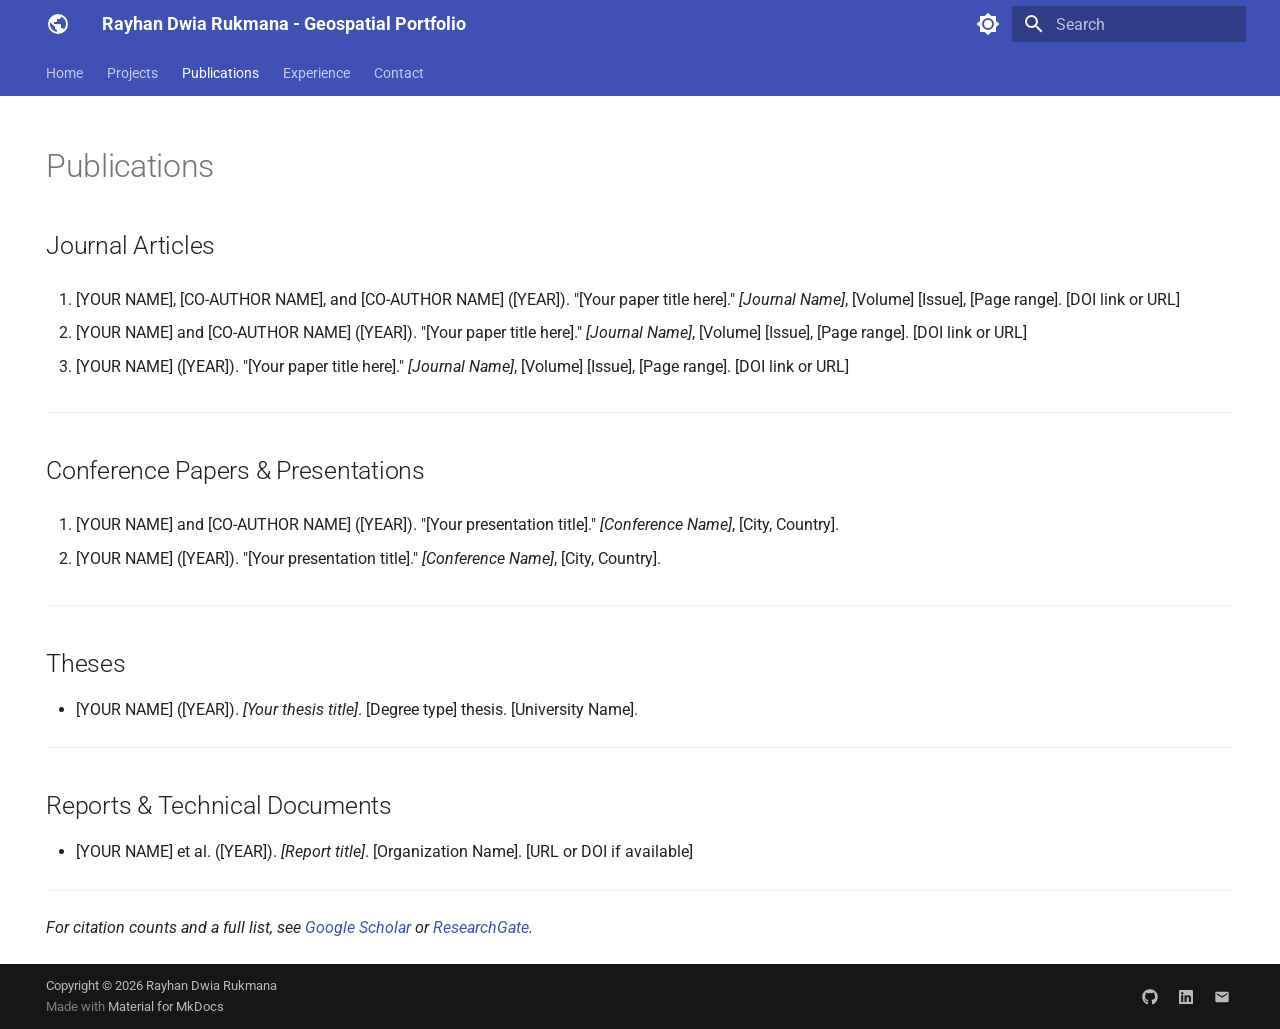
<file: publications/index.html>
<!doctype html>
<html lang="en" class="no-js">
  <head>
    
      <meta charset="utf-8">
      <meta name="viewport" content="width=device-width,initial-scale=1">
      
        <meta name="description" content="Portfolio of Rayhan Dwia Rukmana — Geodesy & Geomatics student focusing on GIS, Remote Sensing, and 3D Mapping">
      
      
        <meta name="author" content="Rayhan Dwia Rukmana">
      
      
        <link rel="canonical" href="https://lior-pbl.github.io/publications/">
      
      
        <link rel="prev" href="../projects/sample-notebook/">
      
      
        <link rel="next" href="../experience/">
      
      
        
      
      
      <link rel="icon" href="../assets/images/favicon.png">
      <meta name="generator" content="mkdocs-1.6.1, mkdocs-material-9.8.0">
    
    
      
        <title>Publications - Rayhan Dwia Rukmana - Geospatial Portfolio</title>
      
    
    
      <link rel="stylesheet" href="../assets/stylesheets/main.57a0d79d.min.css">
      
        
        <link rel="stylesheet" href="../assets/stylesheets/palette.fb2fffe2.min.css">
      
      


    
    
      
    
    
      
        
        
        <link rel="preconnect" href="https://fonts.gstatic.com" crossorigin>
        <link rel="stylesheet" href="https://fonts.googleapis.com/css?family=Roboto:300,300i,400,400i,700,700i%7CRoboto+Mono:400,400i,700,700i&display=fallback">
        <style>:root{--md-text-font:"Roboto";--md-code-font:"Roboto Mono"}</style>
      
    
    
      <link rel="stylesheet" href="../assets/css/extra.css">
    
    <script>__md_scope=new URL("..",location),__md_hash=e=>[...e].reduce(((e,_)=>(e<<5)-e+_.charCodeAt(0)),0),__md_get=(e,_=localStorage,t=__md_scope)=>JSON.parse(_.getItem(t.pathname+"."+e)),__md_set=(e,_,t=localStorage,a=__md_scope)=>{try{t.setItem(a.pathname+"."+e,JSON.stringify(_))}catch(e){}}</script>
    
      

    
    
  </head>
  
  
    
    
      
    
    
    
    
    <body dir="ltr" data-md-color-scheme="default" data-md-color-primary="indigo" data-md-color-accent="blue">
  
    
    <input class="md-toggle" data-md-toggle="drawer" type="checkbox" id="__drawer" autocomplete="off">
    <input class="md-toggle" data-md-toggle="search" type="checkbox" id="__search" autocomplete="off">
    <label class="md-overlay" for="__drawer"></label>
    <div data-md-component="skip">
      
        
        <a href="#publications" class="md-skip">
          Skip to content
        </a>
      
    </div>
    <div data-md-component="announce">
      
    </div>
    
    
      

<header class="md-header" data-md-component="header">
  <nav class="md-header__inner md-grid" aria-label="Header">
    <a href=".." title="Rayhan Dwia Rukmana - Geospatial Portfolio" class="md-header__button md-logo" aria-label="Rayhan Dwia Rukmana - Geospatial Portfolio" data-md-component="logo">
      
  
  <svg xmlns="http://www.w3.org/2000/svg" viewBox="0 0 24 24"><path d="M17.9 17.39c-.26-.8-1.01-1.39-1.9-1.39h-1v-3a1 1 0 0 0-1-1H8v-2h2a1 1 0 0 0 1-1V7h2a2 2 0 0 0 2-2v-.41a7.984 7.984 0 0 1 2.9 12.8M11 19.93c-3.95-.49-7-3.85-7-7.93 0-.62.08-1.22.21-1.79L9 15v1a2 2 0 0 0 2 2m1-16A10 10 0 0 0 2 12a10 10 0 0 0 10 10 10 10 0 0 0 10-10A10 10 0 0 0 12 2"/></svg>

    </a>
    <label class="md-header__button md-icon" for="__drawer">
      
      <svg xmlns="http://www.w3.org/2000/svg" viewBox="0 0 24 24"><path d="M3 6h18v2H3zm0 5h18v2H3zm0 5h18v2H3z"/></svg>
    </label>
    <div class="md-header__title" data-md-component="header-title">
      <div class="md-header__ellipsis">
        <div class="md-header__topic">
          <span class="md-ellipsis">
            Rayhan Dwia Rukmana - Geospatial Portfolio
          </span>
        </div>
        <div class="md-header__topic" data-md-component="header-topic">
          <span class="md-ellipsis">
            
              Publications
            
          </span>
        </div>
      </div>
    </div>
    
      
        <form class="md-header__option" data-md-component="palette">
  
    
    
    
    <input class="md-option" data-md-color-media="" data-md-color-scheme="default" data-md-color-primary="indigo" data-md-color-accent="blue"  aria-label="Switch to dark mode"  type="radio" name="__palette" id="__palette_0">
    
      <label class="md-header__button md-icon" title="Switch to dark mode" for="__palette_1" hidden>
        <svg xmlns="http://www.w3.org/2000/svg" viewBox="0 0 24 24"><path d="M12 8a4 4 0 0 0-4 4 4 4 0 0 0 4 4 4 4 0 0 0 4-4 4 4 0 0 0-4-4m0 10a6 6 0 0 1-6-6 6 6 0 0 1 6-6 6 6 0 0 1 6 6 6 6 0 0 1-6 6m8-9.31V4h-4.69L12 .69 8.69 4H4v4.69L.69 12 4 15.31V20h4.69L12 23.31 15.31 20H20v-4.69L23.31 12z"/></svg>
      </label>
    
  
    
    
    
    <input class="md-option" data-md-color-media="" data-md-color-scheme="slate" data-md-color-primary="indigo" data-md-color-accent="blue"  aria-label="Switch to light mode"  type="radio" name="__palette" id="__palette_1">
    
      <label class="md-header__button md-icon" title="Switch to light mode" for="__palette_0" hidden>
        <svg xmlns="http://www.w3.org/2000/svg" viewBox="0 0 24 24"><path d="M12 18c-.89 0-1.74-.2-2.5-.55C11.56 16.5 13 14.42 13 12s-1.44-4.5-3.5-5.45C10.26 6.2 11.11 6 12 6a6 6 0 0 1 6 6 6 6 0 0 1-6 6m8-9.31V4h-4.69L12 .69 8.69 4H4v4.69L.69 12 4 15.31V20h4.69L12 23.31 15.31 20H20v-4.69L23.31 12z"/></svg>
      </label>
    
  
</form>
      
    
    
      <script>var palette=__md_get("__palette");if(palette&&palette.color){if("(prefers-color-scheme)"===palette.color.media){var media=matchMedia("(prefers-color-scheme: light)"),input=document.querySelector(media.matches?"[data-md-color-media='(prefers-color-scheme: light)']":"[data-md-color-media='(prefers-color-scheme: dark)']");palette.color.media=input.getAttribute("data-md-color-media"),palette.color.scheme=input.getAttribute("data-md-color-scheme"),palette.color.primary=input.getAttribute("data-md-color-primary"),palette.color.accent=input.getAttribute("data-md-color-accent")}for(var[key,value]of Object.entries(palette.color))document.body.setAttribute("data-md-color-"+key,value)}</script>
    
    
    
      
      
        <label class="md-header__button md-icon" for="__search">
          
          <svg xmlns="http://www.w3.org/2000/svg" viewBox="0 0 24 24"><path d="M9.5 3A6.5 6.5 0 0 1 16 9.5c0 1.61-.59 3.09-1.56 4.23l.27.27h.79l5 5-1.5 1.5-5-5v-.79l-.27-.27A6.52 6.52 0 0 1 9.5 16 6.5 6.5 0 0 1 3 9.5 6.5 6.5 0 0 1 9.5 3m0 2C7 5 5 7 5 9.5S7 14 9.5 14 14 12 14 9.5 12 5 9.5 5"/></svg>
        </label>
        <div class="md-search" data-md-component="search" role="dialog">
  <label class="md-search__overlay" for="__search"></label>
  <div class="md-search__inner" role="search">
    <form class="md-search__form" name="search">
      <input type="text" class="md-search__input" name="query" aria-label="Search" placeholder="Search" autocapitalize="off" autocorrect="off" autocomplete="off" spellcheck="false" data-md-component="search-query" required>
      <label class="md-search__icon md-icon" for="__search">
        
        <svg xmlns="http://www.w3.org/2000/svg" viewBox="0 0 24 24"><path d="M9.5 3A6.5 6.5 0 0 1 16 9.5c0 1.61-.59 3.09-1.56 4.23l.27.27h.79l5 5-1.5 1.5-5-5v-.79l-.27-.27A6.52 6.52 0 0 1 9.5 16 6.5 6.5 0 0 1 3 9.5 6.5 6.5 0 0 1 9.5 3m0 2C7 5 5 7 5 9.5S7 14 9.5 14 14 12 14 9.5 12 5 9.5 5"/></svg>
        
        <svg xmlns="http://www.w3.org/2000/svg" viewBox="0 0 24 24"><path d="M20 11v2H8l5.5 5.5-1.42 1.42L4.16 12l7.92-7.92L13.5 5.5 8 11z"/></svg>
      </label>
      <nav class="md-search__options" aria-label="Search">
        
        <button type="reset" class="md-search__icon md-icon" title="Clear" aria-label="Clear" tabindex="-1">
          
          <svg xmlns="http://www.w3.org/2000/svg" viewBox="0 0 24 24"><path d="M19 6.41 17.59 5 12 10.59 6.41 5 5 6.41 10.59 12 5 17.59 6.41 19 12 13.41 17.59 19 19 17.59 13.41 12z"/></svg>
        </button>
      </nav>
      
    </form>
    <div class="md-search__output">
      <div class="md-search__scrollwrap" tabindex="0" data-md-scrollfix>
        <div class="md-search-result" data-md-component="search-result">
          <div class="md-search-result__meta">
            Initializing search
          </div>
          <ol class="md-search-result__list" role="presentation"></ol>
        </div>
      </div>
    </div>
  </div>
</div>
      
    
    
  </nav>
  
</header>
    
    <div class="md-container" data-md-component="container">
      
      
        
          
            
<nav class="md-tabs" aria-label="Tabs" data-md-component="tabs">
  <div class="md-grid">
    <ul class="md-tabs__list">
      
        
  
  
  
  
    <li class="md-tabs__item">
      <a href=".." class="md-tabs__link">
        
  
  
    
  
  Home

      </a>
    </li>
  

      
        
  
  
  
  
    
    
      <li class="md-tabs__item">
        <a href="../projects/" class="md-tabs__link">
          
  
  
  Projects

        </a>
      </li>
    
  

      
        
  
  
  
    
  
  
    <li class="md-tabs__item md-tabs__item--active">
      <a href="./" class="md-tabs__link">
        
  
  
    
  
  Publications

      </a>
    </li>
  

      
        
  
  
  
  
    <li class="md-tabs__item">
      <a href="../experience/" class="md-tabs__link">
        
  
  
    
  
  Experience

      </a>
    </li>
  

      
        
  
  
  
  
    <li class="md-tabs__item">
      <a href="../contact/" class="md-tabs__link">
        
  
  
    
  
  Contact

      </a>
    </li>
  

      
    </ul>
  </div>
</nav>
          
        
      
      <main class="md-main" data-md-component="main">
        <div class="md-main__inner md-grid">
          
            
              
                
              
              <div class="md-sidebar md-sidebar--primary" data-md-component="sidebar" data-md-type="navigation" hidden>
                <div class="md-sidebar__scrollwrap">
                  <div class="md-sidebar__inner">
                    


  


<nav class="md-nav md-nav--primary md-nav--lifted" aria-label="Navigation" data-md-level="0">
  <label class="md-nav__title" for="__drawer">
    <a href=".." title="Rayhan Dwia Rukmana - Geospatial Portfolio" class="md-nav__button md-logo" aria-label="Rayhan Dwia Rukmana - Geospatial Portfolio" data-md-component="logo">
      
  
  <svg xmlns="http://www.w3.org/2000/svg" viewBox="0 0 24 24"><path d="M17.9 17.39c-.26-.8-1.01-1.39-1.9-1.39h-1v-3a1 1 0 0 0-1-1H8v-2h2a1 1 0 0 0 1-1V7h2a2 2 0 0 0 2-2v-.41a7.984 7.984 0 0 1 2.9 12.8M11 19.93c-3.95-.49-7-3.85-7-7.93 0-.62.08-1.22.21-1.79L9 15v1a2 2 0 0 0 2 2m1-16A10 10 0 0 0 2 12a10 10 0 0 0 10 10 10 10 0 0 0 10-10A10 10 0 0 0 12 2"/></svg>

    </a>
    Rayhan Dwia Rukmana - Geospatial Portfolio
  </label>
  
  <ul class="md-nav__list" data-md-scrollfix>
    
      
      
  
  
  
  
    <li class="md-nav__item">
      <a href=".." class="md-nav__link">
        
  
  
  <span class="md-ellipsis">
    
  
    Home
  

    
  </span>
  
  

      </a>
    </li>
  

    
      
      
  
  
  
  
    
    
    
    
      
      
    
    
    <li class="md-nav__item md-nav__item--nested">
      
        
        
        <input class="md-nav__toggle md-toggle " type="checkbox" id="__nav_2" >
        
          
          <label class="md-nav__link" for="__nav_2" id="__nav_2_label" tabindex="0">
            
  
  
  <span class="md-ellipsis">
    
  
    Projects
  

    
  </span>
  
  

            <span class="md-nav__icon md-icon"></span>
          </label>
        
        <nav class="md-nav" data-md-level="1" aria-labelledby="__nav_2_label" aria-expanded="false">
          <label class="md-nav__title" for="__nav_2">
            <span class="md-nav__icon md-icon"></span>
            
  
    Projects
  

          </label>
          <ul class="md-nav__list" data-md-scrollfix>
            
              
                
  
  
  
  
    <li class="md-nav__item">
      <a href="../projects/" class="md-nav__link">
        
  
  
  <span class="md-ellipsis">
    
  
    All Projects
  

    
  </span>
  
  

      </a>
    </li>
  

              
            
              
                
  
  
  
  
    <li class="md-nav__item">
      <a href="../projects/sample-project/" class="md-nav__link">
        
  
  
  <span class="md-ellipsis">
    
  
    Sample Project
  

    
  </span>
  
  

      </a>
    </li>
  

              
            
              
                
  
  
  
  
    <li class="md-nav__item">
      <a href="../projects/sample-notebook/" class="md-nav__link">
        
  
  
  <span class="md-ellipsis">
    
  
    Sample Notebook
  

    
  </span>
  
  

      </a>
    </li>
  

              
            
          </ul>
        </nav>
      
    </li>
  

    
      
      
  
  
    
  
  
  
    <li class="md-nav__item md-nav__item--active">
      
      <input class="md-nav__toggle md-toggle" type="checkbox" id="__toc">
      
      
        
      
      
        <label class="md-nav__link md-nav__link--active" for="__toc">
          
  
  
  <span class="md-ellipsis">
    
  
    Publications
  

    
  </span>
  
  

          <span class="md-nav__icon md-icon"></span>
        </label>
      
      <a href="./" class="md-nav__link md-nav__link--active">
        
  
  
  <span class="md-ellipsis">
    
  
    Publications
  

    
  </span>
  
  

      </a>
      
        

<nav class="md-nav md-nav--secondary" aria-label="Table of contents">
  
  
  
    
  
  
    <label class="md-nav__title" for="__toc">
      <span class="md-nav__icon md-icon"></span>
      Table of contents
    </label>
    <ul class="md-nav__list" data-md-component="toc" data-md-scrollfix>
      
        <li class="md-nav__item">
  <a href="#journal-articles" class="md-nav__link">
    <span class="md-ellipsis">
      
        Journal Articles
      
    </span>
  </a>
  
</li>
      
        <li class="md-nav__item">
  <a href="#conference-papers-presentations" class="md-nav__link">
    <span class="md-ellipsis">
      
        Conference Papers &amp; Presentations
      
    </span>
  </a>
  
</li>
      
        <li class="md-nav__item">
  <a href="#theses" class="md-nav__link">
    <span class="md-ellipsis">
      
        Theses
      
    </span>
  </a>
  
</li>
      
        <li class="md-nav__item">
  <a href="#reports-technical-documents" class="md-nav__link">
    <span class="md-ellipsis">
      
        Reports &amp; Technical Documents
      
    </span>
  </a>
  
</li>
      
    </ul>
  
</nav>
      
    </li>
  

    
      
      
  
  
  
  
    <li class="md-nav__item">
      <a href="../experience/" class="md-nav__link">
        
  
  
  <span class="md-ellipsis">
    
  
    Experience
  

    
  </span>
  
  

      </a>
    </li>
  

    
      
      
  
  
  
  
    <li class="md-nav__item">
      <a href="../contact/" class="md-nav__link">
        
  
  
  <span class="md-ellipsis">
    
  
    Contact
  

    
  </span>
  
  

      </a>
    </li>
  

    
  </ul>
</nav>
                  </div>
                </div>
              </div>
            
            
              
                
              
              <div class="md-sidebar md-sidebar--secondary" data-md-component="sidebar" data-md-type="toc" hidden>
                <div class="md-sidebar__scrollwrap">
                  <div class="md-sidebar__inner">
                    

<nav class="md-nav md-nav--secondary" aria-label="Table of contents">
  
  
  
    
  
  
    <label class="md-nav__title" for="__toc">
      <span class="md-nav__icon md-icon"></span>
      Table of contents
    </label>
    <ul class="md-nav__list" data-md-component="toc" data-md-scrollfix>
      
        <li class="md-nav__item">
  <a href="#journal-articles" class="md-nav__link">
    <span class="md-ellipsis">
      
        Journal Articles
      
    </span>
  </a>
  
</li>
      
        <li class="md-nav__item">
  <a href="#conference-papers-presentations" class="md-nav__link">
    <span class="md-ellipsis">
      
        Conference Papers &amp; Presentations
      
    </span>
  </a>
  
</li>
      
        <li class="md-nav__item">
  <a href="#theses" class="md-nav__link">
    <span class="md-ellipsis">
      
        Theses
      
    </span>
  </a>
  
</li>
      
        <li class="md-nav__item">
  <a href="#reports-technical-documents" class="md-nav__link">
    <span class="md-ellipsis">
      
        Reports &amp; Technical Documents
      
    </span>
  </a>
  
</li>
      
    </ul>
  
</nav>
                  </div>
                </div>
              </div>
            
          
          
            <div class="md-content" data-md-component="content">
              
              <article class="md-content__inner md-typeset">
                
                  
  




<!--
CHECKLIST FOR THIS PAGE:
- [ ] Replace each [YOUR ...] placeholder with your actual information
- [ ] Add or remove entries in each section as needed
- [ ] Remove sections that are not applicable (e.g., Theses, Conference Presentations)
- [ ] Add DOI or URL links where available
-->

<h1 id="publications">Publications</h1>
<h2 id="journal-articles">Journal Articles</h2>
<ol>
<li>
<p>[YOUR NAME], [CO-AUTHOR NAME], and [CO-AUTHOR NAME] ([YEAR]). "[Your paper title here]." <em>[Journal Name]</em>, [Volume] [Issue], [Page range]. [DOI link or URL]</p>
</li>
<li>
<p>[YOUR NAME] and [CO-AUTHOR NAME] ([YEAR]). "[Your paper title here]." <em>[Journal Name]</em>, [Volume] [Issue], [Page range]. [DOI link or URL]</p>
</li>
<li>
<p>[YOUR NAME] ([YEAR]). "[Your paper title here]." <em>[Journal Name]</em>, [Volume] [Issue], [Page range]. [DOI link or URL]</p>
</li>
</ol>
<hr />
<h2 id="conference-papers-presentations">Conference Papers &amp; Presentations</h2>
<ol>
<li>
<p>[YOUR NAME] and [CO-AUTHOR NAME] ([YEAR]). "[Your presentation title]." <em>[Conference Name]</em>, [City, Country].</p>
</li>
<li>
<p>[YOUR NAME] ([YEAR]). "[Your presentation title]." <em>[Conference Name]</em>, [City, Country].</p>
</li>
</ol>
<hr />
<h2 id="theses">Theses</h2>
<ul>
<li>[YOUR NAME] ([YEAR]). <em>[Your thesis title]</em>. [Degree type] thesis. [University Name].</li>
</ul>
<hr />
<h2 id="reports-technical-documents">Reports &amp; Technical Documents</h2>
<ul>
<li>[YOUR NAME] et al. ([YEAR]). <em>[Report title]</em>. [Organization Name]. [URL or DOI if available]</li>
</ul>
<hr />
<p><em>For citation counts and a full list, see <a href="https://scholar.google.com">Google Scholar</a> or <a href="https://www.researchgate.net">ResearchGate</a>.</em></p>







  
  




  



                
              </article>
            </div>
          
          
<script>var target=document.getElementById(location.hash.slice(1));target&&target.name&&(target.checked=target.name.startsWith("__tabbed_"))</script>
        </div>
        
          <button type="button" class="md-top md-icon" data-md-component="top" hidden>
  
  <svg xmlns="http://www.w3.org/2000/svg" viewBox="0 0 24 24"><path d="M13 20h-2V8l-5.5 5.5-1.42-1.42L12 4.16l7.92 7.92-1.42 1.42L13 8z"/></svg>
  Back to top
</button>
        
      </main>
      
        <footer class="md-footer">
  
  <div class="md-footer-meta md-typeset">
    <div class="md-footer-meta__inner md-grid">
      <div class="md-copyright">
  
    <div class="md-copyright__highlight">
      Copyright &copy; 2026 Rayhan Dwia Rukmana
    </div>
  
  
    Made with
    <a href="https://squidfunk.github.io/mkdocs-material/" target="_blank" rel="noopener">
      Material for MkDocs
    </a>
  
</div>
      
        
<div class="md-social">
  
    
    
    
    
      
      
    
    <a href="https://github.com/lior-pbl" target="_blank" rel="noopener" title="github.com" class="md-social__link">
      <svg xmlns="http://www.w3.org/2000/svg" viewBox="0 0 512 512"><!--! Font Awesome Free 7.1.0 by @fontawesome - https://fontawesome.com License - https://fontawesome.com/license/free (Icons: CC BY 4.0, Fonts: SIL OFL 1.1, Code: MIT License) Copyright 2025 Fonticons, Inc.--><path d="M173.9 397.4c0 2-2.3 3.6-5.2 3.6-3.3.3-5.6-1.3-5.6-3.6 0-2 2.3-3.6 5.2-3.6 3-.3 5.6 1.3 5.6 3.6m-31.1-4.5c-.7 2 1.3 4.3 4.3 4.9 2.6 1 5.6 0 6.2-2s-1.3-4.3-4.3-5.2c-2.6-.7-5.5.3-6.2 2.3m44.2-1.7c-2.9.7-4.9 2.6-4.6 4.9.3 2 2.9 3.3 5.9 2.6 2.9-.7 4.9-2.6 4.6-4.6-.3-1.9-3-3.2-5.9-2.9M252.8 8C114.1 8 8 113.3 8 252c0 110.9 69.8 205.8 169.5 239.2 12.8 2.3 17.3-5.6 17.3-12.1 0-6.2-.3-40.4-.3-61.4 0 0-70 15-84.7-29.8 0 0-11.4-29.1-27.8-36.6 0 0-22.9-15.7 1.6-15.4 0 0 24.9 2 38.6 25.8 21.9 38.6 58.6 27.5 72.9 20.9 2.3-16 8.8-27.1 16-33.7-55.9-6.2-112.3-14.3-112.3-110.5 0-27.5 7.6-41.3 23.6-58.9-2.6-6.5-11.1-33.3 2.6-67.9 20.9-6.5 69 27 69 27 20-5.6 41.5-8.5 62.8-8.5s42.8 2.9 62.8 8.5c0 0 48.1-33.6 69-27 13.7 34.7 5.2 61.4 2.6 67.9 16 17.7 25.8 31.5 25.8 58.9 0 96.5-58.9 104.2-114.8 110.5 9.2 7.9 17 22.9 17 46.4 0 33.7-.3 75.4-.3 83.6 0 6.5 4.6 14.4 17.3 12.1C436.2 457.8 504 362.9 504 252 504 113.3 391.5 8 252.8 8M105.2 352.9c-1.3 1-1 3.3.7 5.2 1.6 1.6 3.9 2.3 5.2 1 1.3-1 1-3.3-.7-5.2-1.6-1.6-3.9-2.3-5.2-1m-10.8-8.1c-.7 1.3.3 2.9 2.3 3.9 1.6 1 3.6.7 4.3-.7.7-1.3-.3-2.9-2.3-3.9-2-.6-3.6-.3-4.3.7m32.4 35.6c-1.6 1.3-1 4.3 1.3 6.2 2.3 2.3 5.2 2.6 6.5 1 1.3-1.3.7-4.3-1.3-6.2-2.2-2.3-5.2-2.6-6.5-1m-11.4-14.7c-1.6 1-1.6 3.6 0 5.9s4.3 3.3 5.6 2.3c1.6-1.3 1.6-3.9 0-6.2-1.4-2.3-4-3.3-5.6-2"/></svg>
    </a>
  
    
    
    
    
      
      
    
    <a href="https://linkedin.com/in/dwia-r-4272a6214" target="_blank" rel="noopener" title="linkedin.com" class="md-social__link">
      <svg xmlns="http://www.w3.org/2000/svg" viewBox="0 0 448 512"><!--! Font Awesome Free 7.1.0 by @fontawesome - https://fontawesome.com License - https://fontawesome.com/license/free (Icons: CC BY 4.0, Fonts: SIL OFL 1.1, Code: MIT License) Copyright 2025 Fonticons, Inc.--><path d="M416 32H31.9C14.3 32 0 46.5 0 64.3v383.4C0 465.5 14.3 480 31.9 480H416c17.6 0 32-14.5 32-32.3V64.3c0-17.8-14.4-32.3-32-32.3M135.4 416H69V202.2h66.5V416zM102.2 96a38.5 38.5 0 1 1 0 77 38.5 38.5 0 1 1 0-77m282.1 320h-66.4V312c0-24.8-.5-56.7-34.5-56.7-34.6 0-39.9 27-39.9 54.9V416h-66.4V202.2h63.7v29.2h.9c8.9-16.8 30.6-34.5 62.9-34.5 67.2 0 79.7 44.3 79.7 101.9z"/></svg>
    </a>
  
    
    
    
    
    <a href="mailto:2315071087@students.unila.ac.id" target="_blank" rel="noopener" title="" class="md-social__link">
      <svg xmlns="http://www.w3.org/2000/svg" viewBox="0 0 24 24"><path d="m20 8-8 5-8-5V6l8 5 8-5m0-2H4c-1.11 0-2 .89-2 2v12a2 2 0 0 0 2 2h16a2 2 0 0 0 2-2V6a2 2 0 0 0-2-2"/></svg>
    </a>
  
</div>
      
    </div>
  </div>
</footer>
      
    </div>
    <div class="md-dialog" data-md-component="dialog">
      <div class="md-dialog__inner md-typeset"></div>
    </div>
    
    
    
      
      
      <script id="__config" type="application/json">{"annotate": null, "base": "..", "features": ["navigation.tabs", "navigation.top", "content.code.copy"], "search": "../assets/javascripts/workers/search.a7633da7.min.js", "tags": null, "translations": {"clipboard.copied": "Copied to clipboard", "clipboard.copy": "Copy to clipboard", "search.result.more.one": "1 more on this page", "search.result.more.other": "# more on this page", "search.result.none": "No matching documents", "search.result.one": "1 matching document", "search.result.other": "# matching documents", "search.result.placeholder": "Type to start searching", "search.result.term.missing": "Missing", "select.version": "Select version"}, "version": null}</script>
    
    
      <script src="../assets/javascripts/bundle.c21346df.min.js"></script>
      
    
  <script data-mkdocs-jupyter-mathjax="{&quot;url&quot;: &quot;https://cdn.jsdelivr.net/npm/mathjax@4.1.3/tex-mml-chtml.js&quot;, &quot;version&quot;: 4}">
/* Shared by full pages and Material's instant navigation. */
(() => {
  const config = JSON.parse(document.currentScript.dataset.mkdocsJupyterMathjax);
  if (window.mkdocsJupyterMathJax) return;

  let loading;
  let queue = Promise.resolve();
  let previous = [];

  const ready = async () => {
    if (!loading) {
      loading = (async () => {
        let math = window.MathJax;
        if (!math?.typesetPromise) {
          const url = new URL(config.url, document.baseURI).href;
          const existing = Array.from(document.scripts).find(script =>
            script.src && (script.src === url || script.id === 'MathJax-script' ||
              (/mathjax/i.test(script.src) &&
               /\/(?:MathJax|latest|(?:tex|mml)(?:-mml)?-(?:chtml|svg))\.js(?:[?#]|$)/i.test(script.src))));
          if (existing) {
            if (!math?.startup?.promise) {
              await new Promise((resolve, reject) => {
                existing.addEventListener('load', resolve, { once: true });
                existing.addEventListener('error', reject, { once: true });
              });
            }
          } else {
            // Keep site macros, delimiters and startup hooks when supplied.
            const options = math || {};
            window.MathJax = {
              ...options,
              loader: {
                ...options.loader,
                load: Array.from(new Set(['ui/safe', ...(options.loader?.load || [])]))
              },
              startup: { typeset: false, ...options.startup },
              tex: {
                tags: 'ams',
                useLabelIds: true,
                inlineMath: [['$', '$'], ['\\(', '\\)']],
                displayMath: [['$$', '$$'], ['\\[', '\\]']],
                processEscapes: true,
                processEnvironments: true,
                ...options.tex
              }
            };
            await new Promise((resolve, reject) => {
              const script = document.createElement('script');
              script.src = config.url;
              script.id = 'MathJax-script';
              script.async = true;
              script.onload = resolve;
              script.onerror = reject;
              document.head.appendChild(script);
            });
          }
        }
        math = window.MathJax;
        await math.startup.promise;
        return math;
      })();
    }
    const math = await loading;
    // A site owner can extend the v3 queue again on each navigation.
    await math.startup.promise;
    return math;
  };

  const unrendered = node => {
    if (node.matches('mjx-container')) return [];
    if (!node.querySelector('mjx-container')) return [node];
    // In v3, scanning generated assistive MathML again produces nested output.
    return Array.from(node.children).flatMap(unrendered);
  };

  const refresh = () => {
    // A separate chain also serializes v3, without changing v4's startup promise.
    queue = queue.then(async () => {
      const notebooks = Array.from(document.querySelectorAll('.jupyter-wrapper'));
      if (!notebooks.length && !previous.length) return;
      if (notebooks.length === previous.length &&
          notebooks.every((node, index) => node === previous[index])) return;
      const math = await ready();
      if (previous.length) {
        math.typesetClear(previous);
        math.texReset();
      }
      previous = notebooks.filter(node => node.isConnected);
      const pending = previous.flatMap(unrendered);
      if (pending.length) await math.typesetPromise(pending);
    }).catch(error => console.error('mkdocs-jupyter: MathJax rendering failed', error));
    return queue;
  };

  window.mkdocsJupyterMathJax = { refresh };
  const start = () => {
    if (typeof document$ !== 'undefined') document$.subscribe(refresh);
    else refresh();
  };
  // Theme bundles and user-provided MathJax scripts can follow notebook content.
  if (document.readyState === 'loading') {
    document.addEventListener('DOMContentLoaded', start, { once: true });
  } else start();
})();

</script>
</body>
</html>
</file>
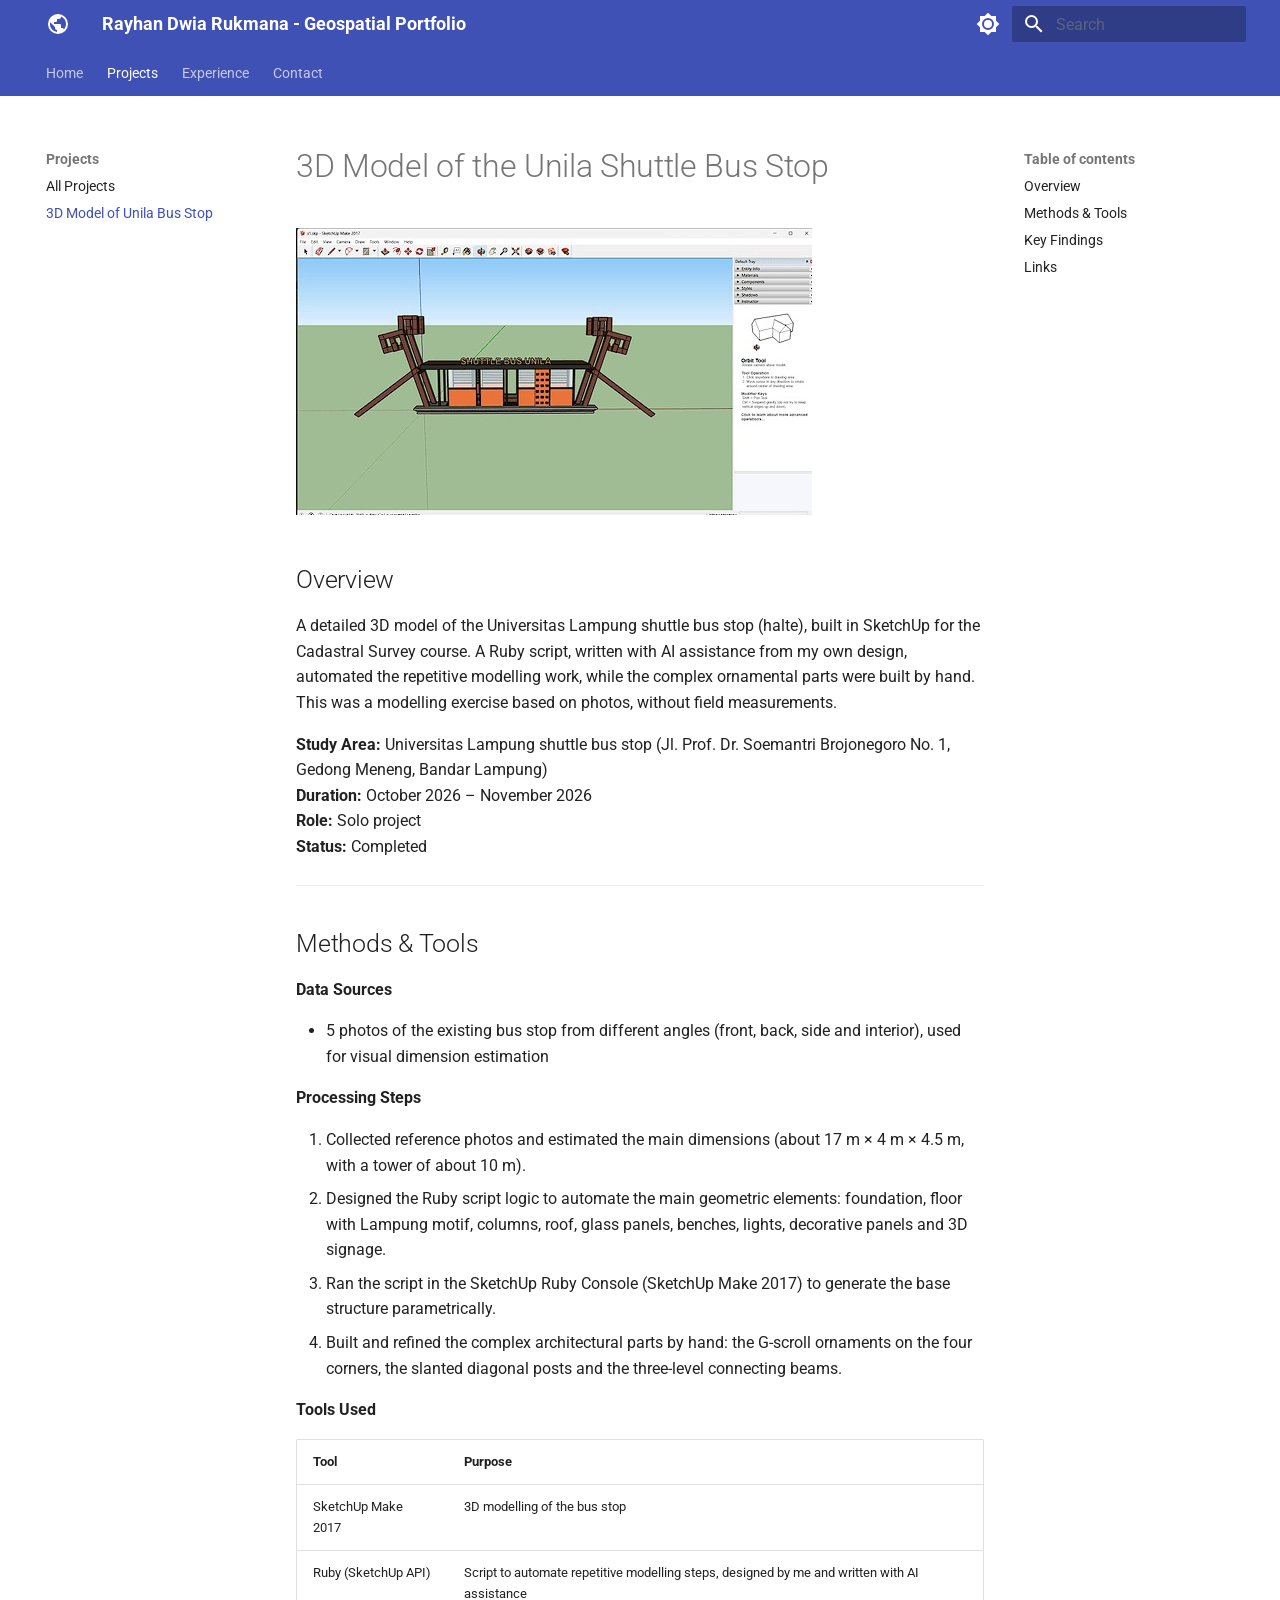
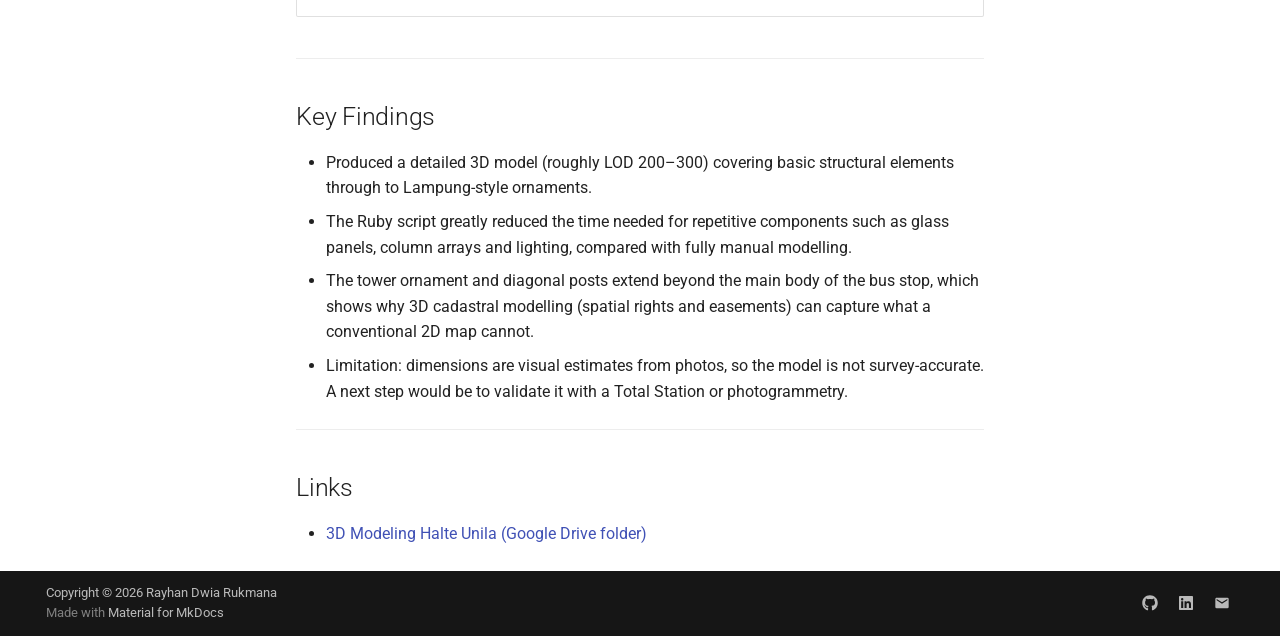
<file: projects/shuttle-bus-stop/index.html>
<!doctype html>
<html lang="en" class="no-js">
  <head>
    
      <meta charset="utf-8">
      <meta name="viewport" content="width=device-width,initial-scale=1">
      
        <meta name="description" content="Portfolio of Rayhan Dwia Rukmana — Geodesy & Geomatics student focusing on GIS, Remote Sensing, and 3D Mapping">
      
      
        <meta name="author" content="Rayhan Dwia Rukmana">
      
      
        <link rel="canonical" href="https://lior-pbl.github.io/projects/shuttle-bus-stop/">
      
      
        <link rel="prev" href="../">
      
      
        <link rel="next" href="../../experience/">
      
      
        
      
      
      <link rel="icon" href="../../assets/images/favicon.png">
      <meta name="generator" content="mkdocs-1.6.1, mkdocs-material-9.8.0">
    
    
      
        <title>3D Model of Unila Bus Stop - Rayhan Dwia Rukmana - Geospatial Portfolio</title>
      
    
    
      <link rel="stylesheet" href="../../assets/stylesheets/main.57a0d79d.min.css">
      
        
        <link rel="stylesheet" href="../../assets/stylesheets/palette.fb2fffe2.min.css">
      
      


    
    
      
    
    
      
        
        
        <link rel="preconnect" href="https://fonts.gstatic.com" crossorigin>
        <link rel="stylesheet" href="https://fonts.googleapis.com/css?family=Roboto:300,300i,400,400i,700,700i%7CRoboto+Mono:400,400i,700,700i&display=fallback">
        <style>:root{--md-text-font:"Roboto";--md-code-font:"Roboto Mono"}</style>
      
    
    
      <link rel="stylesheet" href="../../assets/css/extra.css">
    
    <script>__md_scope=new URL("../..",location),__md_hash=e=>[...e].reduce(((e,_)=>(e<<5)-e+_.charCodeAt(0)),0),__md_get=(e,_=localStorage,t=__md_scope)=>JSON.parse(_.getItem(t.pathname+"."+e)),__md_set=(e,_,t=localStorage,a=__md_scope)=>{try{t.setItem(a.pathname+"."+e,JSON.stringify(_))}catch(e){}}</script>
    
      

    
    
  </head>
  
  
    
    
      
    
    
    
    
    <body dir="ltr" data-md-color-scheme="default" data-md-color-primary="indigo" data-md-color-accent="blue">
  
    
    <input class="md-toggle" data-md-toggle="drawer" type="checkbox" id="__drawer" autocomplete="off">
    <input class="md-toggle" data-md-toggle="search" type="checkbox" id="__search" autocomplete="off">
    <label class="md-overlay" for="__drawer"></label>
    <div data-md-component="skip">
      
        
        <a href="#3d-model-of-the-unila-shuttle-bus-stop" class="md-skip">
          Skip to content
        </a>
      
    </div>
    <div data-md-component="announce">
      
    </div>
    
    
      

<header class="md-header" data-md-component="header">
  <nav class="md-header__inner md-grid" aria-label="Header">
    <a href="../.." title="Rayhan Dwia Rukmana - Geospatial Portfolio" class="md-header__button md-logo" aria-label="Rayhan Dwia Rukmana - Geospatial Portfolio" data-md-component="logo">
      
  
  <svg xmlns="http://www.w3.org/2000/svg" viewBox="0 0 24 24"><path d="M17.9 17.39c-.26-.8-1.01-1.39-1.9-1.39h-1v-3a1 1 0 0 0-1-1H8v-2h2a1 1 0 0 0 1-1V7h2a2 2 0 0 0 2-2v-.41a7.984 7.984 0 0 1 2.9 12.8M11 19.93c-3.95-.49-7-3.85-7-7.93 0-.62.08-1.22.21-1.79L9 15v1a2 2 0 0 0 2 2m1-16A10 10 0 0 0 2 12a10 10 0 0 0 10 10 10 10 0 0 0 10-10A10 10 0 0 0 12 2"/></svg>

    </a>
    <label class="md-header__button md-icon" for="__drawer">
      
      <svg xmlns="http://www.w3.org/2000/svg" viewBox="0 0 24 24"><path d="M3 6h18v2H3zm0 5h18v2H3zm0 5h18v2H3z"/></svg>
    </label>
    <div class="md-header__title" data-md-component="header-title">
      <div class="md-header__ellipsis">
        <div class="md-header__topic">
          <span class="md-ellipsis">
            Rayhan Dwia Rukmana - Geospatial Portfolio
          </span>
        </div>
        <div class="md-header__topic" data-md-component="header-topic">
          <span class="md-ellipsis">
            
              3D Model of Unila Bus Stop
            
          </span>
        </div>
      </div>
    </div>
    
      
        <form class="md-header__option" data-md-component="palette">
  
    
    
    
    <input class="md-option" data-md-color-media="" data-md-color-scheme="default" data-md-color-primary="indigo" data-md-color-accent="blue"  aria-label="Switch to dark mode"  type="radio" name="__palette" id="__palette_0">
    
      <label class="md-header__button md-icon" title="Switch to dark mode" for="__palette_1" hidden>
        <svg xmlns="http://www.w3.org/2000/svg" viewBox="0 0 24 24"><path d="M12 8a4 4 0 0 0-4 4 4 4 0 0 0 4 4 4 4 0 0 0 4-4 4 4 0 0 0-4-4m0 10a6 6 0 0 1-6-6 6 6 0 0 1 6-6 6 6 0 0 1 6 6 6 6 0 0 1-6 6m8-9.31V4h-4.69L12 .69 8.69 4H4v4.69L.69 12 4 15.31V20h4.69L12 23.31 15.31 20H20v-4.69L23.31 12z"/></svg>
      </label>
    
  
    
    
    
    <input class="md-option" data-md-color-media="" data-md-color-scheme="slate" data-md-color-primary="indigo" data-md-color-accent="blue"  aria-label="Switch to light mode"  type="radio" name="__palette" id="__palette_1">
    
      <label class="md-header__button md-icon" title="Switch to light mode" for="__palette_0" hidden>
        <svg xmlns="http://www.w3.org/2000/svg" viewBox="0 0 24 24"><path d="M12 18c-.89 0-1.74-.2-2.5-.55C11.56 16.5 13 14.42 13 12s-1.44-4.5-3.5-5.45C10.26 6.2 11.11 6 12 6a6 6 0 0 1 6 6 6 6 0 0 1-6 6m8-9.31V4h-4.69L12 .69 8.69 4H4v4.69L.69 12 4 15.31V20h4.69L12 23.31 15.31 20H20v-4.69L23.31 12z"/></svg>
      </label>
    
  
</form>
      
    
    
      <script>var palette=__md_get("__palette");if(palette&&palette.color){if("(prefers-color-scheme)"===palette.color.media){var media=matchMedia("(prefers-color-scheme: light)"),input=document.querySelector(media.matches?"[data-md-color-media='(prefers-color-scheme: light)']":"[data-md-color-media='(prefers-color-scheme: dark)']");palette.color.media=input.getAttribute("data-md-color-media"),palette.color.scheme=input.getAttribute("data-md-color-scheme"),palette.color.primary=input.getAttribute("data-md-color-primary"),palette.color.accent=input.getAttribute("data-md-color-accent")}for(var[key,value]of Object.entries(palette.color))document.body.setAttribute("data-md-color-"+key,value)}</script>
    
    
    
      
      
        <label class="md-header__button md-icon" for="__search">
          
          <svg xmlns="http://www.w3.org/2000/svg" viewBox="0 0 24 24"><path d="M9.5 3A6.5 6.5 0 0 1 16 9.5c0 1.61-.59 3.09-1.56 4.23l.27.27h.79l5 5-1.5 1.5-5-5v-.79l-.27-.27A6.52 6.52 0 0 1 9.5 16 6.5 6.5 0 0 1 3 9.5 6.5 6.5 0 0 1 9.5 3m0 2C7 5 5 7 5 9.5S7 14 9.5 14 14 12 14 9.5 12 5 9.5 5"/></svg>
        </label>
        <div class="md-search" data-md-component="search" role="dialog">
  <label class="md-search__overlay" for="__search"></label>
  <div class="md-search__inner" role="search">
    <form class="md-search__form" name="search">
      <input type="text" class="md-search__input" name="query" aria-label="Search" placeholder="Search" autocapitalize="off" autocorrect="off" autocomplete="off" spellcheck="false" data-md-component="search-query" required>
      <label class="md-search__icon md-icon" for="__search">
        
        <svg xmlns="http://www.w3.org/2000/svg" viewBox="0 0 24 24"><path d="M9.5 3A6.5 6.5 0 0 1 16 9.5c0 1.61-.59 3.09-1.56 4.23l.27.27h.79l5 5-1.5 1.5-5-5v-.79l-.27-.27A6.52 6.52 0 0 1 9.5 16 6.5 6.5 0 0 1 3 9.5 6.5 6.5 0 0 1 9.5 3m0 2C7 5 5 7 5 9.5S7 14 9.5 14 14 12 14 9.5 12 5 9.5 5"/></svg>
        
        <svg xmlns="http://www.w3.org/2000/svg" viewBox="0 0 24 24"><path d="M20 11v2H8l5.5 5.5-1.42 1.42L4.16 12l7.92-7.92L13.5 5.5 8 11z"/></svg>
      </label>
      <nav class="md-search__options" aria-label="Search">
        
        <button type="reset" class="md-search__icon md-icon" title="Clear" aria-label="Clear" tabindex="-1">
          
          <svg xmlns="http://www.w3.org/2000/svg" viewBox="0 0 24 24"><path d="M19 6.41 17.59 5 12 10.59 6.41 5 5 6.41 10.59 12 5 17.59 6.41 19 12 13.41 17.59 19 19 17.59 13.41 12z"/></svg>
        </button>
      </nav>
      
    </form>
    <div class="md-search__output">
      <div class="md-search__scrollwrap" tabindex="0" data-md-scrollfix>
        <div class="md-search-result" data-md-component="search-result">
          <div class="md-search-result__meta">
            Initializing search
          </div>
          <ol class="md-search-result__list" role="presentation"></ol>
        </div>
      </div>
    </div>
  </div>
</div>
      
    
    
  </nav>
  
</header>
    
    <div class="md-container" data-md-component="container">
      
      
        
          
            
<nav class="md-tabs" aria-label="Tabs" data-md-component="tabs">
  <div class="md-grid">
    <ul class="md-tabs__list">
      
        
  
  
  
  
    <li class="md-tabs__item">
      <a href="../.." class="md-tabs__link">
        
  
  
    
  
  Home

      </a>
    </li>
  

      
        
  
  
  
    
  
  
    
    
      <li class="md-tabs__item md-tabs__item--active">
        <a href="../" class="md-tabs__link">
          
  
  
  Projects

        </a>
      </li>
    
  

      
        
  
  
  
  
    <li class="md-tabs__item">
      <a href="../../experience/" class="md-tabs__link">
        
  
  
    
  
  Experience

      </a>
    </li>
  

      
        
  
  
  
  
    <li class="md-tabs__item">
      <a href="../../contact/" class="md-tabs__link">
        
  
  
    
  
  Contact

      </a>
    </li>
  

      
    </ul>
  </div>
</nav>
          
        
      
      <main class="md-main" data-md-component="main">
        <div class="md-main__inner md-grid">
          
            
              
              <div class="md-sidebar md-sidebar--primary" data-md-component="sidebar" data-md-type="navigation" >
                <div class="md-sidebar__scrollwrap">
                  <div class="md-sidebar__inner">
                    


  


<nav class="md-nav md-nav--primary md-nav--lifted" aria-label="Navigation" data-md-level="0">
  <label class="md-nav__title" for="__drawer">
    <a href="../.." title="Rayhan Dwia Rukmana - Geospatial Portfolio" class="md-nav__button md-logo" aria-label="Rayhan Dwia Rukmana - Geospatial Portfolio" data-md-component="logo">
      
  
  <svg xmlns="http://www.w3.org/2000/svg" viewBox="0 0 24 24"><path d="M17.9 17.39c-.26-.8-1.01-1.39-1.9-1.39h-1v-3a1 1 0 0 0-1-1H8v-2h2a1 1 0 0 0 1-1V7h2a2 2 0 0 0 2-2v-.41a7.984 7.984 0 0 1 2.9 12.8M11 19.93c-3.95-.49-7-3.85-7-7.93 0-.62.08-1.22.21-1.79L9 15v1a2 2 0 0 0 2 2m1-16A10 10 0 0 0 2 12a10 10 0 0 0 10 10 10 10 0 0 0 10-10A10 10 0 0 0 12 2"/></svg>

    </a>
    Rayhan Dwia Rukmana - Geospatial Portfolio
  </label>
  
  <ul class="md-nav__list" data-md-scrollfix>
    
      
      
  
  
  
  
    <li class="md-nav__item">
      <a href="../.." class="md-nav__link">
        
  
  
  <span class="md-ellipsis">
    
  
    Home
  

    
  </span>
  
  

      </a>
    </li>
  

    
      
      
  
  
    
  
  
  
    
    
    
    
      
        
        
      
      
    
    
    <li class="md-nav__item md-nav__item--active md-nav__item--section md-nav__item--nested">
      
        
        
        <input class="md-nav__toggle md-toggle " type="checkbox" id="__nav_2" checked>
        
          
          <label class="md-nav__link" for="__nav_2" id="__nav_2_label" tabindex="">
            
  
  
  <span class="md-ellipsis">
    
  
    Projects
  

    
  </span>
  
  

            <span class="md-nav__icon md-icon"></span>
          </label>
        
        <nav class="md-nav" data-md-level="1" aria-labelledby="__nav_2_label" aria-expanded="true">
          <label class="md-nav__title" for="__nav_2">
            <span class="md-nav__icon md-icon"></span>
            
  
    Projects
  

          </label>
          <ul class="md-nav__list" data-md-scrollfix>
            
              
                
  
  
  
  
    <li class="md-nav__item">
      <a href="../" class="md-nav__link">
        
  
  
  <span class="md-ellipsis">
    
  
    All Projects
  

    
  </span>
  
  

      </a>
    </li>
  

              
            
              
                
  
  
    
  
  
  
    <li class="md-nav__item md-nav__item--active">
      
      <input class="md-nav__toggle md-toggle" type="checkbox" id="__toc">
      
      
        
      
      
        <label class="md-nav__link md-nav__link--active" for="__toc">
          
  
  
  <span class="md-ellipsis">
    
  
    3D Model of Unila Bus Stop
  

    
  </span>
  
  

          <span class="md-nav__icon md-icon"></span>
        </label>
      
      <a href="./" class="md-nav__link md-nav__link--active">
        
  
  
  <span class="md-ellipsis">
    
  
    3D Model of Unila Bus Stop
  

    
  </span>
  
  

      </a>
      
        

<nav class="md-nav md-nav--secondary" aria-label="Table of contents">
  
  
  
    
  
  
    <label class="md-nav__title" for="__toc">
      <span class="md-nav__icon md-icon"></span>
      Table of contents
    </label>
    <ul class="md-nav__list" data-md-component="toc" data-md-scrollfix>
      
        <li class="md-nav__item">
  <a href="#overview" class="md-nav__link">
    <span class="md-ellipsis">
      
        Overview
      
    </span>
  </a>
  
</li>
      
        <li class="md-nav__item">
  <a href="#methods-tools" class="md-nav__link">
    <span class="md-ellipsis">
      
        Methods &amp; Tools
      
    </span>
  </a>
  
</li>
      
        <li class="md-nav__item">
  <a href="#key-findings" class="md-nav__link">
    <span class="md-ellipsis">
      
        Key Findings
      
    </span>
  </a>
  
</li>
      
        <li class="md-nav__item">
  <a href="#links" class="md-nav__link">
    <span class="md-ellipsis">
      
        Links
      
    </span>
  </a>
  
</li>
      
    </ul>
  
</nav>
      
    </li>
  

              
            
          </ul>
        </nav>
      
    </li>
  

    
      
      
  
  
  
  
    <li class="md-nav__item">
      <a href="../../experience/" class="md-nav__link">
        
  
  
  <span class="md-ellipsis">
    
  
    Experience
  

    
  </span>
  
  

      </a>
    </li>
  

    
      
      
  
  
  
  
    <li class="md-nav__item">
      <a href="../../contact/" class="md-nav__link">
        
  
  
  <span class="md-ellipsis">
    
  
    Contact
  

    
  </span>
  
  

      </a>
    </li>
  

    
  </ul>
</nav>
                  </div>
                </div>
              </div>
            
            
              
              <div class="md-sidebar md-sidebar--secondary" data-md-component="sidebar" data-md-type="toc" >
                <div class="md-sidebar__scrollwrap">
                  <div class="md-sidebar__inner">
                    

<nav class="md-nav md-nav--secondary" aria-label="Table of contents">
  
  
  
    
  
  
    <label class="md-nav__title" for="__toc">
      <span class="md-nav__icon md-icon"></span>
      Table of contents
    </label>
    <ul class="md-nav__list" data-md-component="toc" data-md-scrollfix>
      
        <li class="md-nav__item">
  <a href="#overview" class="md-nav__link">
    <span class="md-ellipsis">
      
        Overview
      
    </span>
  </a>
  
</li>
      
        <li class="md-nav__item">
  <a href="#methods-tools" class="md-nav__link">
    <span class="md-ellipsis">
      
        Methods &amp; Tools
      
    </span>
  </a>
  
</li>
      
        <li class="md-nav__item">
  <a href="#key-findings" class="md-nav__link">
    <span class="md-ellipsis">
      
        Key Findings
      
    </span>
  </a>
  
</li>
      
        <li class="md-nav__item">
  <a href="#links" class="md-nav__link">
    <span class="md-ellipsis">
      
        Links
      
    </span>
  </a>
  
</li>
      
    </ul>
  
</nav>
                  </div>
                </div>
              </div>
            
          
          
            <div class="md-content" data-md-component="content">
              
              <article class="md-content__inner md-typeset">
                
                  



<h1 id="3d-model-of-the-unila-shuttle-bus-stop">3D Model of the Unila Shuttle Bus Stop</h1>
<p><img alt="3D model of the shuttle bus stop" src="../../assets/images/shuttle-bus-stop.png" /></p>
<h2 id="overview">Overview</h2>
<p>A detailed 3D model of the Universitas Lampung shuttle bus stop (halte), built in SketchUp for the Cadastral Survey course. A Ruby script, written with AI assistance from my own design, automated the repetitive modelling work, while the complex ornamental parts were built by hand. This was a modelling exercise based on photos, without field measurements.</p>
<p><strong>Study Area:</strong> Universitas Lampung shuttle bus stop (Jl. Prof. Dr. Soemantri Brojonegoro No. 1, Gedong Meneng, Bandar Lampung)<br />
<strong>Duration:</strong> October 2026 – November 2026<br />
<strong>Role:</strong> Solo project<br />
<strong>Status:</strong> Completed  </p>
<hr />
<h2 id="methods-tools">Methods &amp; Tools</h2>
<p><strong>Data Sources</strong></p>
<ul>
<li>5 photos of the existing bus stop from different angles (front, back, side and interior), used for visual dimension estimation</li>
</ul>
<p><strong>Processing Steps</strong></p>
<ol>
<li>Collected reference photos and estimated the main dimensions (about 17 m × 4 m × 4.5 m, with a tower of about 10 m).</li>
<li>Designed the Ruby script logic to automate the main geometric elements: foundation, floor with Lampung motif, columns, roof, glass panels, benches, lights, decorative panels and 3D signage.</li>
<li>Ran the script in the SketchUp Ruby Console (SketchUp Make 2017) to generate the base structure parametrically.</li>
<li>Built and refined the complex architectural parts by hand: the G-scroll ornaments on the four corners, the slanted diagonal posts and the three-level connecting beams.</li>
</ol>
<p><strong>Tools Used</strong></p>
<table>
<thead>
<tr>
<th>Tool</th>
<th>Purpose</th>
</tr>
</thead>
<tbody>
<tr>
<td>SketchUp Make 2017</td>
<td>3D modelling of the bus stop</td>
</tr>
<tr>
<td>Ruby (SketchUp API)</td>
<td>Script to automate repetitive modelling steps, designed by me and written with AI assistance</td>
</tr>
</tbody>
</table>
<hr />
<h2 id="key-findings">Key Findings</h2>
<ul>
<li>Produced a detailed 3D model (roughly LOD 200–300) covering basic structural elements through to Lampung-style ornaments.</li>
<li>The Ruby script greatly reduced the time needed for repetitive components such as glass panels, column arrays and lighting, compared with fully manual modelling.</li>
<li>The tower ornament and diagonal posts extend beyond the main body of the bus stop, which shows why 3D cadastral modelling (spatial rights and easements) can capture what a conventional 2D map cannot.</li>
<li>Limitation: dimensions are visual estimates from photos, so the model is not survey-accurate. A next step would be to validate it with a Total Station or photogrammetry.</li>
</ul>
<hr />
<h2 id="links">Links</h2>
<ul>
<li><a href="https://drive.google.com/drive/folders/1iQ01TbBsEE9cUeiq-CJMncRfrtQ00_cd?usp=sharing">3D Modeling Halte Unila (Google Drive folder)</a></li>
</ul>












                
              </article>
            </div>
          
          
<script>var target=document.getElementById(location.hash.slice(1));target&&target.name&&(target.checked=target.name.startsWith("__tabbed_"))</script>
        </div>
        
          <button type="button" class="md-top md-icon" data-md-component="top" hidden>
  
  <svg xmlns="http://www.w3.org/2000/svg" viewBox="0 0 24 24"><path d="M13 20h-2V8l-5.5 5.5-1.42-1.42L12 4.16l7.92 7.92-1.42 1.42L13 8z"/></svg>
  Back to top
</button>
        
      </main>
      
        <footer class="md-footer">
  
  <div class="md-footer-meta md-typeset">
    <div class="md-footer-meta__inner md-grid">
      <div class="md-copyright">
  
    <div class="md-copyright__highlight">
      Copyright &copy; 2026 Rayhan Dwia Rukmana
    </div>
  
  
    Made with
    <a href="https://squidfunk.github.io/mkdocs-material/" target="_blank" rel="noopener">
      Material for MkDocs
    </a>
  
</div>
      
        
<div class="md-social">
  
    
    
    
    
      
      
    
    <a href="https://github.com/lior-pbl" target="_blank" rel="noopener" title="github.com" class="md-social__link">
      <svg xmlns="http://www.w3.org/2000/svg" viewBox="0 0 512 512"><!--! Font Awesome Free 7.1.0 by @fontawesome - https://fontawesome.com License - https://fontawesome.com/license/free (Icons: CC BY 4.0, Fonts: SIL OFL 1.1, Code: MIT License) Copyright 2025 Fonticons, Inc.--><path d="M173.9 397.4c0 2-2.3 3.6-5.2 3.6-3.3.3-5.6-1.3-5.6-3.6 0-2 2.3-3.6 5.2-3.6 3-.3 5.6 1.3 5.6 3.6m-31.1-4.5c-.7 2 1.3 4.3 4.3 4.9 2.6 1 5.6 0 6.2-2s-1.3-4.3-4.3-5.2c-2.6-.7-5.5.3-6.2 2.3m44.2-1.7c-2.9.7-4.9 2.6-4.6 4.9.3 2 2.9 3.3 5.9 2.6 2.9-.7 4.9-2.6 4.6-4.6-.3-1.9-3-3.2-5.9-2.9M252.8 8C114.1 8 8 113.3 8 252c0 110.9 69.8 205.8 169.5 239.2 12.8 2.3 17.3-5.6 17.3-12.1 0-6.2-.3-40.4-.3-61.4 0 0-70 15-84.7-29.8 0 0-11.4-29.1-27.8-36.6 0 0-22.9-15.7 1.6-15.4 0 0 24.9 2 38.6 25.8 21.9 38.6 58.6 27.5 72.9 20.9 2.3-16 8.8-27.1 16-33.7-55.9-6.2-112.3-14.3-112.3-110.5 0-27.5 7.6-41.3 23.6-58.9-2.6-6.5-11.1-33.3 2.6-67.9 20.9-6.5 69 27 69 27 20-5.6 41.5-8.5 62.8-8.5s42.8 2.9 62.8 8.5c0 0 48.1-33.6 69-27 13.7 34.7 5.2 61.4 2.6 67.9 16 17.7 25.8 31.5 25.8 58.9 0 96.5-58.9 104.2-114.8 110.5 9.2 7.9 17 22.9 17 46.4 0 33.7-.3 75.4-.3 83.6 0 6.5 4.6 14.4 17.3 12.1C436.2 457.8 504 362.9 504 252 504 113.3 391.5 8 252.8 8M105.2 352.9c-1.3 1-1 3.3.7 5.2 1.6 1.6 3.9 2.3 5.2 1 1.3-1 1-3.3-.7-5.2-1.6-1.6-3.9-2.3-5.2-1m-10.8-8.1c-.7 1.3.3 2.9 2.3 3.9 1.6 1 3.6.7 4.3-.7.7-1.3-.3-2.9-2.3-3.9-2-.6-3.6-.3-4.3.7m32.4 35.6c-1.6 1.3-1 4.3 1.3 6.2 2.3 2.3 5.2 2.6 6.5 1 1.3-1.3.7-4.3-1.3-6.2-2.2-2.3-5.2-2.6-6.5-1m-11.4-14.7c-1.6 1-1.6 3.6 0 5.9s4.3 3.3 5.6 2.3c1.6-1.3 1.6-3.9 0-6.2-1.4-2.3-4-3.3-5.6-2"/></svg>
    </a>
  
    
    
    
    
      
      
    
    <a href="https://linkedin.com/in/dwia-r-4272a6214" target="_blank" rel="noopener" title="linkedin.com" class="md-social__link">
      <svg xmlns="http://www.w3.org/2000/svg" viewBox="0 0 448 512"><!--! Font Awesome Free 7.1.0 by @fontawesome - https://fontawesome.com License - https://fontawesome.com/license/free (Icons: CC BY 4.0, Fonts: SIL OFL 1.1, Code: MIT License) Copyright 2025 Fonticons, Inc.--><path d="M416 32H31.9C14.3 32 0 46.5 0 64.3v383.4C0 465.5 14.3 480 31.9 480H416c17.6 0 32-14.5 32-32.3V64.3c0-17.8-14.4-32.3-32-32.3M135.4 416H69V202.2h66.5V416zM102.2 96a38.5 38.5 0 1 1 0 77 38.5 38.5 0 1 1 0-77m282.1 320h-66.4V312c0-24.8-.5-56.7-34.5-56.7-34.6 0-39.9 27-39.9 54.9V416h-66.4V202.2h63.7v29.2h.9c8.9-16.8 30.6-34.5 62.9-34.5 67.2 0 79.7 44.3 79.7 101.9z"/></svg>
    </a>
  
    
    
    
    
    <a href="mailto:2315071087@students.unila.ac.id" target="_blank" rel="noopener" title="" class="md-social__link">
      <svg xmlns="http://www.w3.org/2000/svg" viewBox="0 0 24 24"><path d="m20 8-8 5-8-5V6l8 5 8-5m0-2H4c-1.11 0-2 .89-2 2v12a2 2 0 0 0 2 2h16a2 2 0 0 0 2-2V6a2 2 0 0 0-2-2"/></svg>
    </a>
  
</div>
      
    </div>
  </div>
</footer>
      
    </div>
    <div class="md-dialog" data-md-component="dialog">
      <div class="md-dialog__inner md-typeset"></div>
    </div>
    
    
    
      
      
      <script id="__config" type="application/json">{"annotate": null, "base": "../..", "features": ["navigation.tabs", "navigation.top", "content.code.copy"], "search": "../../assets/javascripts/workers/search.a7633da7.min.js", "tags": null, "translations": {"clipboard.copied": "Copied to clipboard", "clipboard.copy": "Copy to clipboard", "search.result.more.one": "1 more on this page", "search.result.more.other": "# more on this page", "search.result.none": "No matching documents", "search.result.one": "1 matching document", "search.result.other": "# matching documents", "search.result.placeholder": "Type to start searching", "search.result.term.missing": "Missing", "select.version": "Select version"}, "version": null}</script>
    
    
      <script src="../../assets/javascripts/bundle.c21346df.min.js"></script>
      
    
  <script data-mkdocs-jupyter-mathjax="{&quot;url&quot;: &quot;https://cdn.jsdelivr.net/npm/mathjax@4.1.3/tex-mml-chtml.js&quot;, &quot;version&quot;: 4}">
/* Shared by full pages and Material's instant navigation. */
(() => {
  const config = JSON.parse(document.currentScript.dataset.mkdocsJupyterMathjax);
  if (window.mkdocsJupyterMathJax) return;

  let loading;
  let queue = Promise.resolve();
  let previous = [];

  const ready = async () => {
    if (!loading) {
      loading = (async () => {
        let math = window.MathJax;
        if (!math?.typesetPromise) {
          const url = new URL(config.url, document.baseURI).href;
          const existing = Array.from(document.scripts).find(script =>
            script.src && (script.src === url || script.id === 'MathJax-script' ||
              (/mathjax/i.test(script.src) &&
               /\/(?:MathJax|latest|(?:tex|mml)(?:-mml)?-(?:chtml|svg))\.js(?:[?#]|$)/i.test(script.src))));
          if (existing) {
            if (!math?.startup?.promise) {
              await new Promise((resolve, reject) => {
                existing.addEventListener('load', resolve, { once: true });
                existing.addEventListener('error', reject, { once: true });
              });
            }
          } else {
            // Keep site macros, delimiters and startup hooks when supplied.
            const options = math || {};
            window.MathJax = {
              ...options,
              loader: {
                ...options.loader,
                load: Array.from(new Set(['ui/safe', ...(options.loader?.load || [])]))
              },
              startup: { typeset: false, ...options.startup },
              tex: {
                tags: 'ams',
                useLabelIds: true,
                inlineMath: [['$', '$'], ['\\(', '\\)']],
                displayMath: [['$$', '$$'], ['\\[', '\\]']],
                processEscapes: true,
                processEnvironments: true,
                ...options.tex
              }
            };
            await new Promise((resolve, reject) => {
              const script = document.createElement('script');
              script.src = config.url;
              script.id = 'MathJax-script';
              script.async = true;
              script.onload = resolve;
              script.onerror = reject;
              document.head.appendChild(script);
            });
          }
        }
        math = window.MathJax;
        await math.startup.promise;
        return math;
      })();
    }
    const math = await loading;
    // A site owner can extend the v3 queue again on each navigation.
    await math.startup.promise;
    return math;
  };

  const unrendered = node => {
    if (node.matches('mjx-container')) return [];
    if (!node.querySelector('mjx-container')) return [node];
    // In v3, scanning generated assistive MathML again produces nested output.
    return Array.from(node.children).flatMap(unrendered);
  };

  const refresh = () => {
    // A separate chain also serializes v3, without changing v4's startup promise.
    queue = queue.then(async () => {
      const notebooks = Array.from(document.querySelectorAll('.jupyter-wrapper'));
      if (!notebooks.length && !previous.length) return;
      if (notebooks.length === previous.length &&
          notebooks.every((node, index) => node === previous[index])) return;
      const math = await ready();
      if (previous.length) {
        math.typesetClear(previous);
        math.texReset();
      }
      previous = notebooks.filter(node => node.isConnected);
      const pending = previous.flatMap(unrendered);
      if (pending.length) await math.typesetPromise(pending);
    }).catch(error => console.error('mkdocs-jupyter: MathJax rendering failed', error));
    return queue;
  };

  window.mkdocsJupyterMathJax = { refresh };
  const start = () => {
    if (typeof document$ !== 'undefined') document$.subscribe(refresh);
    else refresh();
  };
  // Theme bundles and user-provided MathJax scripts can follow notebook content.
  if (document.readyState === 'loading') {
    document.addEventListener('DOMContentLoaded', start, { once: true });
  } else start();
})();

</script>
</body>
</html>
</file>
<file: assets/css/extra.css>
/* Profile photo on the Home page */
.profile-photo {
  border-radius: 50%;
  width: 160px;
  height: 160px;
  object-fit: cover;
  display: block;
  margin: 0 auto 0.75rem auto;
}

/* Hero section on the Home page */
.hero {
  text-align: center;
  padding: 1rem 1rem 1.25rem 1rem;
  background:
    linear-gradient(135deg,
      rgba(232,244,248,0.82) 0%,
      rgba(240,247,255,0.82) 50%,
      rgba(232,240,254,0.82) 100%),
    url('../images/hero-image.png') center / cover no-repeat;
  border-radius: 8px;
}

.hero h1 {
  margin-top: 0.25rem;
  margin-bottom: 0.25rem;
}

.hero p {
  margin-top: 0;
  margin-bottom: 0.25rem;
}

.hero + hr {
  margin-top: 0.5rem;
}

/* About Me section on the Home page */
.about-section {
  display: flex;
  gap: 2rem;
  align-items: center;
}

.about-text {
  flex: 1;
}

.about-image {
  flex: 0 0 auto;
}

.about-image img {
  width: 400px;
  border-radius: 8px;
  display: block;
}

@media (max-width: 600px) {
  .about-section {
    flex-direction: column;
  }
  .about-image img {
    width: 100%;
  }
}

/* Timeline on the Experience page */
.timeline {
  padding-left: 1.75rem;
  border-left: 3px solid var(--md-primary-fg-color--light);
}

.timeline-entry {
  position: relative;
  margin-bottom: 1.75rem;
}

.timeline-entry::before {
  content: '';
  position: absolute;
  left: -2.2rem;
  top: 0.45rem;
  width: 0.9rem;
  height: 0.9rem;
  border-radius: 50%;
  background-color: var(--md-primary-fg-color);
  border: 2px solid var(--md-default-bg-color);
}

.timeline-entry h3 {
  margin-top: 0;
}

/* Skills grid cards on the Home page */
.md-typeset .grid.cards > ul > li {
  background-color: #f0f7ff;
}

/* Project cards on the Projects gallery page */
.project-card {
  border: 1px solid var(--md-default-fg-color--lightest);
  border-radius: 8px;
  padding: 1rem;
  background-color: #f0f7ff;
  transition: box-shadow 0.2s;
}

.project-card:hover {
  box-shadow: 0 4px 16px rgba(0, 0, 0, 0.12);
}

.project-card img {
  width: 100%;
  height: 180px;
  object-fit: cover;
  border-radius: 4px;
  margin-bottom: 0.75rem;
}

/* Dark mode adjustments */
[data-md-color-scheme="slate"] .hero {
  background:
    linear-gradient(135deg,
      rgba(30,34,50,0.85) 0%,
      rgba(36,40,58,0.85) 50%,
      rgba(30,36,60,0.85) 100%),
    url('../images/hero-image.png') center / cover no-repeat;
}

[data-md-color-scheme="slate"] .md-typeset .grid.cards > ul > li,
[data-md-color-scheme="slate"] .project-card {
  background-color: #232838;
}
</file>
<file: assets/stylesheets/main.57a0d79d.min.css>
@charset "UTF-8";html{box-sizing:border-box;-webkit-text-size-adjust:none;-moz-text-size-adjust:none;text-size-adjust:none}*,:after,:before{box-sizing:inherit}@media(prefers-reduced-motion){*,:after,:before{transition:none!important}}body{margin:0;-webkit-font-smoothing:antialiased;-moz-osx-font-smoothing:grayscale;--md-text-font-family:var(--md-text-font, _),
    -apple-system, BlinkMacSystemFont, Helvetica, Arial, sans-serif;--md-code-font-family:var(--md-code-font, _),
    SFMono-Regular, Consolas, Menlo, monospace}.md-typeset code:not(.focus-visible),a,button,input,label{-webkit-tap-highlight-color:transparent}a{color:inherit;text-decoration:none}hr{box-sizing:initial;display:block;height:.05rem;padding:0;overflow:visible;border:0}small{font-size:80%}sub,sup{line-height:1em}img{border-style:none}table{border-spacing:0;border-collapse:initial}td,th{font-weight:400;vertical-align:top}button{padding:0;margin:0;font-family:inherit;font-size:inherit;background:#0000;border:0}input{border:0;outline:none}:root{--md-primary-fg-color:#4051b5;--md-primary-fg-color--light:#5d6cc0;--md-primary-fg-color--dark:#303fa1;--md-primary-bg-color:#fff;--md-primary-bg-color--light:#ffffffb3;--md-accent-fg-color:#526cfe;--md-accent-fg-color--transparent:#526cfe1a;--md-accent-bg-color:#fff;--md-accent-bg-color--light:#ffffffb3;--md-typeset-table-sort-icon:url("data:image/svg+xml;charset=utf-8,<svg xmlns='http://www.w3.org/2000/svg' viewBox='0 0 24 24'><path d='m18 21-4-4h3V7h-3l4-4 4 4h-3v10h3M2 19v-2h10v2M2 13v-2h7v2M2 7V5h4v2z'/></svg>");--md-typeset-table-sort-icon--asc:url("data:image/svg+xml;charset=utf-8,<svg xmlns='http://www.w3.org/2000/svg' viewBox='0 0 24 24'><path d='M19 17h3l-4 4-4-4h3V3h2M2 17h10v2H2M6 5v2H2V5m0 6h7v2H2z'/></svg>");--md-typeset-table-sort-icon--desc:url("data:image/svg+xml;charset=utf-8,<svg xmlns='http://www.w3.org/2000/svg' viewBox='0 0 24 24'><path d='M19 7h3l-4-4-4 4h3v14h2M2 17h10v2H2M6 5v2H2V5m0 6h7v2H2z'/></svg>")}[data-md-color-scheme=default]{color-scheme:light}[data-md-color-scheme=default] img[src$="#gh-dark-mode-only"],[data-md-color-scheme=default] img[src$="#only-dark"]{display:none}:root,[data-md-color-scheme=default]{--md-hue:225deg;--md-default-fg-color:#000000de;--md-default-fg-color--light:#0000008a;--md-default-fg-color--lighter:#00000052;--md-default-fg-color--lightest:#00000012;--md-default-bg-color:#fff;--md-default-bg-color--light:#ffffffb3;--md-default-bg-color--lighter:#ffffff4d;--md-default-bg-color--lightest:#ffffff1f;--md-code-fg-color:#36464e;--md-code-bg-color:#f5f5f5;--md-code-bg-color--light:#f5f5f5b3;--md-code-bg-color--lighter:#f5f5f54d;--md-code-hl-color:#4287ff;--md-code-hl-color--light:#4287ff1a;--md-code-hl-number-color:#d52a2a;--md-code-hl-special-color:#db1457;--md-code-hl-function-color:#a846b9;--md-code-hl-constant-color:#6e59d9;--md-code-hl-keyword-color:#3f6ec6;--md-code-hl-string-color:#1c7d4d;--md-code-hl-name-color:var(--md-code-fg-color);--md-code-hl-operator-color:var(--md-default-fg-color--light);--md-code-hl-punctuation-color:var(--md-default-fg-color--light);--md-code-hl-comment-color:var(--md-default-fg-color--light);--md-code-hl-generic-color:var(--md-default-fg-color--light);--md-code-hl-variable-color:var(--md-default-fg-color--light);--md-typeset-color:var(--md-default-fg-color);--md-typeset-a-color:var(--md-primary-fg-color);--md-typeset-del-color:#f5503d26;--md-typeset-ins-color:#0bd57026;--md-typeset-kbd-color:#fafafa;--md-typeset-kbd-accent-color:#fff;--md-typeset-kbd-border-color:#b8b8b8;--md-typeset-mark-color:#ffff0080;--md-typeset-table-color:#0000001f;--md-typeset-table-color--light:#00000009;--md-admonition-fg-color:var(--md-default-fg-color);--md-admonition-bg-color:var(--md-default-bg-color);--md-warning-fg-color:#000000de;--md-warning-bg-color:#ff9;--md-footer-fg-color:#fff;--md-footer-fg-color--light:#ffffffb3;--md-footer-fg-color--lighter:#ffffff73;--md-footer-bg-color:#000000de;--md-footer-bg-color--dark:#00000052;--md-shadow-z1:0 0.2rem 0.5rem #0000000d,
    0 0 0.05rem #0000001a;--md-shadow-z2:0 0.2rem 0.5rem #0000001a,
    0 0 0.05rem #00000040;--md-shadow-z3:0 0.2rem 0.5rem #0003,
    0 0 0.05rem #00000059}.md-icon svg{display:block;width:1.2rem;height:1.2rem;fill:currentcolor}aside,body,input{font-family:var(--md-text-font-family);font-feature-settings:"kern","liga";color:var(--md-typeset-color)}code,kbd,pre{font-family:var(--md-code-font-family);font-feature-settings:"kern"}.md-typeset{font-size:.8rem;line-height:1.6;overflow-wrap:break-word;-webkit-print-color-adjust:exact;color-adjust:exact}@media print{.md-typeset{font-size:.68rem}.md-typeset code,.md-typeset kbd,.md-typeset pre{white-space:pre-wrap}}.md-typeset blockquote,.md-typeset dl,.md-typeset figure,.md-typeset ol,.md-typeset pre,.md-typeset ul{margin-top:1em;margin-bottom:1em}.md-typeset h1{margin:0 0 1.25em;font-size:2em;line-height:1.3;color:var(--md-default-fg-color--light)}.md-typeset h1,.md-typeset h2{font-weight:300;letter-spacing:-.01em}.md-typeset h2{margin:1.6em 0 .64em;font-size:1.5625em;line-height:1.4}.md-typeset h3{margin:1.6em 0 .8em;font-size:1.25em;font-weight:400;line-height:1.5;letter-spacing:-.01em}.md-typeset h2+h3{margin-top:.8em}.md-typeset h4{margin:1em 0;font-weight:700;letter-spacing:-.01em}.md-typeset h5,.md-typeset h6{margin:1.25em 0;font-size:.8em;font-weight:700;color:var(--md-default-fg-color--light);letter-spacing:-.01em}.md-typeset h5{text-transform:uppercase}.md-typeset h5 code{text-transform:none}.md-typeset hr{display:flow-root;margin:1.5em 0;border-bottom:.05rem solid var(--md-default-fg-color--lightest)}.md-typeset a{color:var(--md-typeset-a-color);word-break:break-word}.md-typeset a,.md-typeset a:before{transition:color 125ms}.md-typeset a:focus,.md-typeset a:hover{color:var(--md-accent-fg-color)}.md-typeset a:focus code,.md-typeset a:hover code{color:var(--md-accent-fg-color);background-color:var(--md-accent-fg-color--transparent)}.md-typeset a code{color:var(--md-typeset-a-color)}.md-typeset a.focus-visible{outline-color:var(--md-accent-fg-color);outline-offset:.2rem}.md-typeset code,.md-typeset kbd,.md-typeset pre{font-variant-ligatures:none;color:var(--md-code-fg-color);direction:ltr;transition:background-color 125ms}.md-typeset code{padding:0 .2941176471em;font-size:.85em;word-break:break-word;background-color:var(--md-code-bg-color);border-radius:.1rem;-webkit-box-decoration-break:clone;box-decoration-break:clone;transition:color 125ms,background-color 125ms}.md-typeset code:not(.focus-visible){outline:none}.md-typeset pre{position:relative;display:flow-root;line-height:1.4}.md-typeset pre>code{display:block;padding:.7720588235em 1.1764705882em;margin:0;overflow:auto;word-break:normal;touch-action:auto;scrollbar-color:var(--md-default-fg-color--lighter) #0000;scrollbar-width:thin;outline-color:var(--md-accent-fg-color);box-shadow:none;-webkit-box-decoration-break:slice;box-decoration-break:slice}.md-typeset pre>code:hover{scrollbar-color:var(--md-accent-fg-color) #0000}.md-typeset pre>code::-webkit-scrollbar{width:.2rem;height:.2rem}.md-typeset pre>code::-webkit-scrollbar-thumb{background-color:var(--md-default-fg-color--lighter)}.md-typeset pre>code::-webkit-scrollbar-thumb:hover{background-color:var(--md-accent-fg-color)}.md-typeset kbd{display:inline-block;padding:0 .6666666667em;font-size:.75em;color:var(--md-default-fg-color);word-break:break-word;vertical-align:text-top;background-color:var(--md-typeset-kbd-color);border-radius:.1rem;box-shadow:0 .1rem 0 .05rem var(--md-typeset-kbd-border-color),0 .1rem 0 var(--md-typeset-kbd-border-color),0 -.1rem .2rem var(--md-typeset-kbd-accent-color) inset}.md-typeset mark{color:inherit;word-break:break-word;background-color:var(--md-typeset-mark-color);-webkit-box-decoration-break:clone;box-decoration-break:clone}.md-typeset abbr{text-decoration:none;cursor:help}.md-typeset [data-preview],.md-typeset abbr{border-bottom:.05rem dotted var(--md-default-fg-color--light)}.md-typeset small{opacity:.75}[dir=ltr] .md-typeset sub,[dir=ltr] .md-typeset sup{margin-left:.078125em}[dir=rtl] .md-typeset sub,[dir=rtl] .md-typeset sup{margin-right:.078125em}[dir=ltr] .md-typeset blockquote{padding-left:.6rem;border-left:.2rem solid var(--md-default-fg-color--lighter)}[dir=rtl] .md-typeset blockquote{padding-right:.6rem;border-right:.2rem solid var(--md-default-fg-color--lighter)}.md-typeset blockquote{margin-left:0;margin-right:0;color:var(--md-default-fg-color--light)}.md-typeset ul{list-style-type:disc}.md-typeset ul[type]{list-style-type:revert-layer}[dir=ltr] .md-typeset ol,[dir=ltr] .md-typeset ol li ol,[dir=ltr] .md-typeset ol li ul,[dir=ltr] .md-typeset ul,[dir=ltr] .md-typeset ul li ol,[dir=ltr] .md-typeset ul li ul{margin-left:.625em}[dir=rtl] .md-typeset ol,[dir=rtl] .md-typeset ol li ol,[dir=rtl] .md-typeset ol li ul,[dir=rtl] .md-typeset ul,[dir=rtl] .md-typeset ul li ol,[dir=rtl] .md-typeset ul li ul{margin-right:.625em}.md-typeset ol,.md-typeset ul{padding:0}.md-typeset ol:not([hidden]),.md-typeset ul:not([hidden]){display:flow-root}.md-typeset ol ol,.md-typeset ul ol{list-style-type:lower-alpha}.md-typeset ol ol ol,.md-typeset ul ol ol{list-style-type:lower-roman}.md-typeset ol ol ol ol,.md-typeset ul ol ol ol{list-style-type:upper-alpha}.md-typeset ol ol ol ol ol,.md-typeset ul ol ol ol ol{list-style-type:upper-roman}.md-typeset ol[type],.md-typeset ul[type]{list-style-type:revert-layer}[dir=ltr] .md-typeset ol li,[dir=ltr] .md-typeset ul li{margin-left:1.25em}[dir=rtl] .md-typeset ol li,[dir=rtl] .md-typeset ul li{margin-right:1.25em}.md-typeset ol li,.md-typeset ul li{margin-bottom:.5em}.md-typeset ol li blockquote,.md-typeset ol li p,.md-typeset ul li blockquote,.md-typeset ul li p{margin:.5em 0}.md-typeset ol li:last-child,.md-typeset ul li:last-child{margin-bottom:0}.md-typeset ol li ol,.md-typeset ol li ul,.md-typeset ul li ol,.md-typeset ul li ul{margin-top:.5em;margin-bottom:.5em}[dir=ltr] .md-typeset dd{margin-left:1.875em}[dir=rtl] .md-typeset dd{margin-right:1.875em}.md-typeset dd{margin-top:1em;margin-bottom:1.5em}.md-typeset img,.md-typeset svg,.md-typeset video{max-width:100%;height:auto}.md-typeset img[align=left]{margin:1em 1em 1em 0}.md-typeset img[align=right]{margin:1em 0 1em 1em}.md-typeset img[align]:only-child{margin-top:0}.md-typeset figure{display:flow-root;width:fit-content;max-width:100%;margin:1em auto;text-align:center}.md-typeset figure img{display:block;margin:0 auto}.md-typeset figcaption{max-width:24rem;margin:1em auto;font-style:italic}.md-typeset iframe{max-width:100%}.md-typeset table:not([class]){display:inline-block;max-width:100%;overflow:auto;font-size:.64rem;touch-action:auto;background-color:var(--md-default-bg-color);border:.05rem solid var(--md-typeset-table-color);border-radius:.1rem}@media print{.md-typeset table:not([class]){display:table}}.md-typeset table:not([class])+*{margin-top:1.5em}.md-typeset table:not([class]) td>:first-child,.md-typeset table:not([class]) th>:first-child{margin-top:0}.md-typeset table:not([class]) td>:last-child,.md-typeset table:not([class]) th>:last-child{margin-bottom:0}.md-typeset table:not([class]) td:not([align]),.md-typeset table:not([class]) th:not([align]){text-align:left}[dir=rtl] .md-typeset table:not([class]) td:not([align]),[dir=rtl] .md-typeset table:not([class]) th:not([align]){text-align:right}.md-typeset table:not([class]) th{min-width:5rem;padding:.9375em 1.25em;font-weight:700;vertical-align:top}.md-typeset table:not([class]) td{padding:.9375em 1.25em;vertical-align:top;border-top:.05rem solid var(--md-typeset-table-color)}.md-typeset table:not([class]) tbody tr{transition:background-color 125ms}.md-typeset table:not([class]) tbody tr:hover{background-color:var(--md-typeset-table-color--light);box-shadow:0 .05rem 0 var(--md-default-bg-color) inset}.md-typeset table:not([class]) a{word-break:normal}.md-typeset table th[role=columnheader]{cursor:pointer}[dir=ltr] .md-typeset table th[role=columnheader]:after{margin-left:.5em}[dir=rtl] .md-typeset table th[role=columnheader]:after{margin-right:.5em}.md-typeset table th[role=columnheader]:after{display:inline-block;width:1.2em;height:1.2em;vertical-align:text-bottom;content:"";-webkit-mask-image:var(--md-typeset-table-sort-icon);mask-image:var(--md-typeset-table-sort-icon);-webkit-mask-repeat:no-repeat;mask-repeat:no-repeat;-webkit-mask-size:contain;mask-size:contain;transition:background-color 125ms}.md-typeset table th[role=columnheader]:hover:after{background-color:var(--md-default-fg-color--lighter)}.md-typeset table th[role=columnheader][aria-sort=ascending]:after{background-color:var(--md-default-fg-color--light);-webkit-mask-image:var(--md-typeset-table-sort-icon--asc);mask-image:var(--md-typeset-table-sort-icon--asc)}.md-typeset table th[role=columnheader][aria-sort=descending]:after{background-color:var(--md-default-fg-color--light);-webkit-mask-image:var(--md-typeset-table-sort-icon--desc);mask-image:var(--md-typeset-table-sort-icon--desc)}.md-typeset__scrollwrap{margin:1em -.8rem;overflow-x:auto;touch-action:auto}.md-typeset__table{display:inline-block;padding:0 .8rem;margin-bottom:.5em}@media print{.md-typeset__table{display:block}}html .md-typeset__table table{display:table;width:100%;margin:0;overflow:hidden}@media screen and (max-width:44.984375em){.md-content__inner>pre{margin:1em -.8rem}.md-content__inner>pre code{border-radius:0}}.md-typeset .md-author{position:relative;display:block;flex-shrink:0;width:1.6rem;height:1.6rem;overflow:hidden;border-radius:100%;transition:color 125ms,transform 125ms}.md-typeset .md-author img{display:block}.md-typeset .md-author--more{font-size:.6rem;font-weight:700;line-height:1.6rem;color:var(--md-default-fg-color--lighter);text-align:center;background:var(--md-default-fg-color--lightest)}.md-typeset .md-author--long{width:2.4rem;height:2.4rem}.md-typeset a.md-author{transform:scale(1)}.md-typeset a.md-author img{filter:grayscale(100%) opacity(75%);border-radius:100%;transition:filter 125ms}.md-typeset a.md-author:focus,.md-typeset a.md-author:hover{z-index:1;transform:scale(1.1)}.md-typeset a.md-author:focus img,.md-typeset a.md-author:hover img{filter:grayscale(0)}.md-banner{overflow:auto;color:var(--md-footer-fg-color);background-color:var(--md-footer-bg-color)}@media print{.md-banner{display:none}}.md-banner--warning{color:var(--md-warning-fg-color);background-color:var(--md-warning-bg-color)}.md-banner__inner{padding:0 .8rem;margin:.6rem auto;font-size:.7rem}[dir=ltr] .md-banner__button{float:right}[dir=rtl] .md-banner__button{float:left}.md-banner__button{color:inherit;cursor:pointer;transition:opacity .25s}.no-js .md-banner__button{display:none}.md-banner__button:hover{opacity:.7}html{height:100%;overflow-x:hidden;font-size:125%}@media screen and (min-width:100em){html{font-size:137.5%}}@media screen and (min-width:125em){html{font-size:150%}}body{position:relative;display:flex;flex-direction:column;width:100%;min-height:100%;font-size:.5rem;background-color:var(--md-default-bg-color)}@media print{body{display:block}}@media screen and (max-width:59.984375em){body[data-md-scrolllock]{position:fixed}}.md-grid{max-width:61rem;margin-left:auto;margin-right:auto}.md-container{display:flex;flex-grow:1;flex-direction:column}@media print{.md-container{display:block}}.md-main{flex-grow:1}.md-main__inner{display:flex;height:100%;margin-top:1.5rem}.md-ellipsis{overflow:hidden;text-overflow:ellipsis}.md-toggle{display:none}.md-option{position:absolute;width:0;height:0;opacity:0}.md-option:checked+label:not([hidden]){display:block}.md-option.focus-visible+label{outline-style:auto;outline-color:var(--md-accent-fg-color)}.md-skip{position:fixed;z-index:-1;padding:.3rem .5rem;margin:.5rem;font-size:.64rem;color:var(--md-default-bg-color);background-color:var(--md-default-fg-color);border-radius:.1rem;outline-color:var(--md-accent-fg-color);opacity:0;transform:translateY(.4rem)}.md-skip:focus{z-index:10;opacity:1;transition:transform .25s cubic-bezier(.4,0,.2,1),opacity 175ms 75ms;transform:translateY(0)}@page{margin:25mm}:root{--md-clipboard-icon:url("data:image/svg+xml;charset=utf-8,<svg xmlns='http://www.w3.org/2000/svg' viewBox='0 0 24 24'><path d='M19 21H8V7h11m0-2H8a2 2 0 0 0-2 2v14a2 2 0 0 0 2 2h11a2 2 0 0 0 2-2V7a2 2 0 0 0-2-2m-3-4H4a2 2 0 0 0-2 2v14h2V3h12z'/></svg>");--md-code-select-icon:url("data:image/svg+xml;charset=utf-8,<svg xmlns='http://www.w3.org/2000/svg' viewBox='0 0 24 24'><path d='M19 19h-4v2h4c1.1 0 2-.9 2-2v-4h-2m0-12h-4v2h4v4h2V5c0-1.1-.9-2-2-2M5 5h4V3H5c-1.1 0-2 .9-2 2v4h2m0 6H3v4c0 1.1.9 2 2 2h4v-2H5zm2-4h2v2H7zm4 0h2v2h-2zm4 0h2v2h-2zM7 7h2v2H7zm4 0h2v2h-2zm4 0h2v2h-2zm-8 8h2v2H7zm4 0h2v2h-2zm4 0h2v2h-2z'/></svg>");--md-code-copy-icon:url("data:image/svg+xml;charset=utf-8,<svg xmlns='http://www.w3.org/2000/svg' viewBox='0 0 24 24'><path d='M19 21H8V7h11m0-2H8a2 2 0 0 0-2 2v14a2 2 0 0 0 2 2h11a2 2 0 0 0 2-2V7a2 2 0 0 0-2-2m-3-4H4a2 2 0 0 0-2 2v14h2V3h12z'/></svg>")}.md-clipboard{z-index:1;width:1.5em;height:1.5em;color:var(--md-default-fg-color--lightest);cursor:pointer;border-radius:.1rem;outline-color:var(--md-accent-fg-color);outline-offset:.1rem;transition:color .25s}@media print{.md-clipboard{display:none}}.md-clipboard:not(.focus-visible){outline:none;-webkit-tap-highlight-color:transparent}:hover>.md-clipboard{color:var(--md-default-fg-color--light)}.md-clipboard:focus,.md-clipboard:hover{color:var(--md-accent-fg-color)}.md-clipboard:after{display:block;width:1.125em;height:1.125em;margin:0 auto;content:"";background-color:currentcolor;-webkit-mask-image:var(--md-clipboard-icon);mask-image:var(--md-clipboard-icon);-webkit-mask-repeat:no-repeat;mask-repeat:no-repeat;-webkit-mask-position:center;mask-position:center;-webkit-mask-size:contain;mask-size:contain}.md-clipboard--inline{cursor:pointer}.md-clipboard--inline code{transition:color .25s,background-color .25s}.md-clipboard--inline:focus code,.md-clipboard--inline:hover code{color:var(--md-accent-fg-color);background-color:var(--md-accent-fg-color--transparent)}.md-typeset .md-code__content{display:grid}.md-code__nav{position:absolute;top:.25em;right:.25em;z-index:1;display:flex;gap:.2rem;padding:.2rem;background-color:var(--md-code-bg-color--lighter);border-radius:.1rem;transition:background-color .25s}:hover>.md-code__nav{background-color:var(--md-code-bg-color--light)}.md-code__button{display:block;width:1.5em;height:1.5em;color:var(--md-default-fg-color--lightest);cursor:pointer;outline-color:var(--md-accent-fg-color);outline-offset:.1rem;transition:color .25s}:hover>*>.md-code__button{color:var(--md-default-fg-color--light)}.md-code__button.focus-visible,.md-code__button:hover{color:var(--md-accent-fg-color)}.md-code__button--active{color:var(--md-default-fg-color)!important}.md-code__button:after{display:block;width:1.125em;height:1.125em;margin:0 auto;content:"";background-color:currentcolor;-webkit-mask-repeat:no-repeat;mask-repeat:no-repeat;-webkit-mask-position:center;mask-position:center;-webkit-mask-size:contain;mask-size:contain}.md-code__button[data-md-type=select]:after{-webkit-mask-image:var(--md-code-select-icon);mask-image:var(--md-code-select-icon)}.md-code__button[data-md-type=copy]:after{-webkit-mask-image:var(--md-code-copy-icon);mask-image:var(--md-code-copy-icon)}@keyframes consent{0%{opacity:0;transform:translateY(100%)}to{opacity:1;transform:translateY(0)}}@keyframes overlay{0%{opacity:0}to{opacity:1}}.md-consent__overlay{position:fixed;top:0;z-index:5;width:100%;height:100%;background-color:#0000008a;-webkit-backdrop-filter:blur(.1rem);backdrop-filter:blur(.1rem);opacity:1;animation:overlay .25s both}.md-consent__inner{position:fixed;bottom:0;z-index:5;width:100%;max-height:100%;padding:0;overflow:auto;background-color:var(--md-default-bg-color);border:0;border-radius:.1rem;box-shadow:0 0 .2rem #0000001a,0 .2rem .4rem #0003;animation:consent .5s cubic-bezier(.1,.7,.1,1) both}.md-consent__form{padding:.8rem}.md-consent__settings{display:none;margin:1em 0}input:checked+.md-consent__settings{display:block}.md-consent__controls{margin-bottom:.8rem}.md-typeset .md-consent__controls .md-button{display:inline}@media screen and (max-width:44.984375em){.md-typeset .md-consent__controls .md-button{display:block;width:100%;margin-top:.4rem;text-align:center}}.md-consent label{cursor:pointer}.md-content{flex-grow:1;min-width:0}.md-content__inner{padding-top:.6rem;margin:0 .8rem 1.2rem}@media screen and (min-width:76.25em){[dir=ltr] .md-sidebar--primary:not([hidden])~.md-content>.md-content__inner,[dir=rtl] .md-sidebar--secondary:not([hidden])~.md-content>.md-content__inner{margin-left:1.2rem}[dir=ltr] .md-sidebar--secondary:not([hidden])~.md-content>.md-content__inner,[dir=rtl] .md-sidebar--primary:not([hidden])~.md-content>.md-content__inner{margin-right:1.2rem}}.md-content__inner:before{display:block;height:.4rem;content:""}.md-content__inner>:last-child{margin-bottom:0}[dir=ltr] .md-content__button{float:right;margin-left:.4rem}[dir=rtl] .md-content__button{float:left;margin-right:.4rem}.md-content__button{padding:0;margin:.4rem 0}@media print{.md-content__button{display:none}}.md-typeset .md-content__button{color:var(--md-default-fg-color--lighter)}.md-content__button svg{display:inline;vertical-align:top}[dir=rtl] .md-content__button svg{transform:scaleX(-1)}[dir=ltr] .md-dialog{right:.8rem}[dir=rtl] .md-dialog{left:.8rem}.md-dialog{position:fixed;bottom:.8rem;z-index:4;min-width:11.1rem;padding:.4rem .6rem;pointer-events:none;background-color:var(--md-default-fg-color);border-radius:.1rem;box-shadow:var(--md-shadow-z3);opacity:0;transition:transform 0s .4s,opacity .4s;transform:translateY(100%)}@media print{.md-dialog{display:none}}.md-dialog--active{pointer-events:auto;opacity:1;transition:transform .4s cubic-bezier(.075,.85,.175,1),opacity .4s;transform:translateY(0)}.md-dialog__inner{font-size:.7rem;color:var(--md-default-bg-color)}.md-feedback{margin:2em 0 1em;text-align:center}.md-feedback fieldset{padding:0;margin:0;border:none}.md-feedback__title{margin:1em auto;font-weight:700}.md-feedback__inner{position:relative}.md-feedback__list{position:relative;display:flex;flex-wrap:wrap;place-content:baseline center}.md-feedback__list:hover .md-icon:not(:disabled){color:var(--md-default-fg-color--lighter)}:disabled .md-feedback__list{min-height:1.8rem}.md-feedback__icon{flex-shrink:0;margin:0 .1rem;color:var(--md-default-fg-color--light);cursor:pointer;transition:color 125ms}.md-feedback__icon:not(:disabled).md-icon:hover{color:var(--md-accent-fg-color)}.md-feedback__icon:disabled{color:var(--md-default-fg-color--lightest);pointer-events:none}.md-feedback__note{position:relative;opacity:0;transition:transform .4s cubic-bezier(.1,.7,.1,1),opacity .15s;transform:translateY(.4rem)}.md-feedback__note>*{max-width:16rem;margin:0 auto}:disabled .md-feedback__note{opacity:1;transform:translateY(0)}@media print{.md-feedback,.md-footer{display:none}}.md-footer{color:var(--md-footer-fg-color);background-color:var(--md-footer-bg-color)}.md-footer__inner{justify-content:space-between;padding:.2rem;overflow:auto}.md-footer__inner:not([hidden]){display:flex}.md-footer__link{display:flex;flex-grow:.01;align-items:end;max-width:100%;margin-top:1rem;margin-bottom:.4rem;overflow:hidden;outline-color:var(--md-accent-fg-color);transition:opacity .25s}.md-footer__link:focus,.md-footer__link:hover{opacity:.7}[dir=rtl] .md-footer__link svg{transform:scaleX(-1)}@media screen and (max-width:44.984375em){.md-footer__link--prev{flex-shrink:0}.md-footer__link--prev .md-footer__title{display:none}}[dir=ltr] .md-footer__link--next{margin-left:auto}.md-footer__link--next{text-align:right}[dir=rtl] .md-footer__link--next{margin-right:auto;text-align:left}.md-footer__title{flex-grow:1;max-width:calc(100% - 2.4rem);padding:0 1rem;margin-bottom:.7rem;font-size:.9rem;white-space:nowrap}.md-footer__button{padding:.4rem;margin:.2rem}.md-footer__direction{font-size:.64rem;opacity:.7}.md-footer-meta{background-color:var(--md-footer-bg-color--dark)}.md-footer-meta__inner{display:flex;flex-wrap:wrap;justify-content:space-between;padding:.2rem}html .md-footer-meta.md-typeset a{color:var(--md-footer-fg-color--light)}html .md-footer-meta.md-typeset a:focus,html .md-footer-meta.md-typeset a:hover{color:var(--md-footer-fg-color)}.md-copyright{width:100%;padding:.4rem 0;margin:auto .6rem;font-size:.64rem;color:var(--md-footer-fg-color--lighter)}.md-copyright__highlight{color:var(--md-footer-fg-color--light)}.md-social{display:inline-flex;gap:.2rem;padding:.2rem 0 .6rem;margin:0 .4rem}@media screen and (min-width:45em){.md-copyright{width:auto}.md-social{padding:.6rem 0}}.md-social__link{display:inline-block;width:1.6rem;height:1.6rem;text-align:center}.md-social__link:before{line-height:1.9}.md-social__link svg{max-height:.8rem;vertical-align:-25%;fill:currentcolor}.md-typeset .md-button{display:inline-block;padding:.625em 2em;font-weight:700;color:var(--md-primary-fg-color);cursor:pointer;border:.1rem solid;border-radius:.1rem;transition:color 125ms,background-color 125ms,border-color 125ms}.md-typeset .md-button--primary{color:var(--md-primary-bg-color);background-color:var(--md-primary-fg-color);border-color:var(--md-primary-fg-color)}.md-typeset .md-button:focus,.md-typeset .md-button:hover{color:var(--md-accent-bg-color);background-color:var(--md-accent-fg-color);border-color:var(--md-accent-fg-color)}[dir=ltr] .md-typeset .md-input,[dir=rtl] .md-typeset .md-input{border-top-left-radius:.1rem}[dir=ltr] .md-typeset .md-input,[dir=rtl] .md-typeset .md-input{border-top-right-radius:.1rem}.md-typeset .md-input{height:1.8rem;padding:0 .6rem;font-size:.8rem;border-bottom:.1rem solid var(--md-default-fg-color--lighter);box-shadow:var(--md-shadow-z1);transition:border .25s,box-shadow .25s}.md-typeset .md-input:focus,.md-typeset .md-input:hover{border-bottom-color:var(--md-accent-fg-color);box-shadow:var(--md-shadow-z2)}.md-typeset .md-input--stretch{width:100%}.md-header{position:sticky;left:0;right:0;top:0;z-index:4;display:block;color:var(--md-primary-bg-color);background-color:var(--md-primary-fg-color);box-shadow:0 0 .2rem #0000,0 .2rem .4rem #0000}@media print{.md-header{display:none}}.md-header[hidden]{transition:transform .25s cubic-bezier(.8,0,.6,1),box-shadow .25s;transform:translateY(-100%)}.md-header--shadow{box-shadow:0 0 .2rem #0000001a,0 .2rem .4rem #0003;transition:transform .25s cubic-bezier(.1,.7,.1,1),box-shadow .25s}.md-header__inner{display:flex;align-items:center;padding:0 .2rem}.md-header__button{position:relative;z-index:1;padding:.4rem;margin:.2rem;color:currentcolor;vertical-align:middle;cursor:pointer;outline-color:var(--md-accent-fg-color);transition:opacity .25s}.md-header__button:hover{opacity:.7}.md-header__button:not([hidden]){display:inline-block}.md-header__button:not(.focus-visible){outline:none;-webkit-tap-highlight-color:transparent}.md-header__button.md-logo{padding:.4rem;margin:.2rem}@media screen and (max-width:76.234375em){.md-header__button.md-logo{display:none}}.md-header__button.md-logo img,.md-header__button.md-logo svg{display:block;width:auto;height:1.2rem;fill:currentcolor}@media screen and (min-width:60em){.md-header__button[for=__search]{display:none}}.no-js .md-header__button[for=__search]{display:none}[dir=rtl] .md-header__button[for=__search] svg{transform:scaleX(-1)}@media screen and (min-width:76.25em){.md-header__button[for=__drawer]{display:none}}.md-header__topic{position:absolute;display:flex;max-width:100%;white-space:nowrap;transition:transform .4s cubic-bezier(.1,.7,.1,1),opacity .15s}.md-header__topic+.md-header__topic{z-index:-1;pointer-events:none;opacity:0;transition:transform .4s cubic-bezier(1,.7,.1,.1),opacity .15s;transform:translateX(1.25rem)}[dir=rtl] .md-header__topic+.md-header__topic{transform:translateX(-1.25rem)}.md-draft,.md-header__topic:first-child,.md-nav__title{font-weight:700}[dir=ltr] .md-header__title{margin-left:1rem;margin-right:.4rem}[dir=rtl] .md-header__title{margin-right:1rem;margin-left:.4rem}.md-header__title{flex-grow:1;height:2.4rem;font-size:.9rem;line-height:2.4rem}.md-header__title--active .md-header__topic{z-index:-1;pointer-events:none;opacity:0;transition:transform .4s cubic-bezier(1,.7,.1,.1),opacity .15s;transform:translateX(-1.25rem)}[dir=rtl] .md-header__title--active .md-header__topic{transform:translateX(1.25rem)}.md-header__title--active .md-header__topic+.md-header__topic{z-index:0;pointer-events:auto;opacity:1;transition:transform .4s cubic-bezier(.1,.7,.1,1),opacity .15s;transform:translateX(0)}.md-header__title>.md-header__ellipsis{position:relative;width:100%;height:100%}.md-header__option{display:flex;flex-shrink:0;max-width:100%;white-space:nowrap;transition:max-width 0s .25s,opacity .25s .25s}[data-md-toggle=search]:checked~.md-header .md-header__option{max-width:0;opacity:0;transition:max-width,opacity}.md-header__option>input{bottom:0}.md-header__source{display:none}@media screen and (min-width:60em){[dir=ltr] .md-header__source{margin-left:1rem}[dir=rtl] .md-header__source{margin-right:1rem}.md-header__source{display:block;width:11.7rem;max-width:11.7rem}}@media screen and (min-width:76.25em){[dir=ltr] .md-header__source{margin-left:1.4rem}[dir=rtl] .md-header__source{margin-right:1.4rem}}.md-meta{font-size:.7rem;line-height:1.3;color:var(--md-default-fg-color--light)}.md-meta__list{display:inline-flex;flex-wrap:wrap;padding:0;margin:0;list-style:none}.md-meta__item:not(:last-child):after{margin-left:.2rem;margin-right:.2rem;content:"·"}.md-meta__link{color:var(--md-typeset-a-color)}.md-meta__link:focus,.md-meta__link:hover{color:var(--md-accent-fg-color)}.md-draft{display:inline-block;padding-left:.5714285714em;padding-right:.5714285714em;color:#fff;background-color:#ff1744;border-radius:.125em}:root{--md-nav-icon--prev:url("data:image/svg+xml;charset=utf-8,<svg xmlns='http://www.w3.org/2000/svg' viewBox='0 0 24 24'><path d='M20 11v2H8l5.5 5.5-1.42 1.42L4.16 12l7.92-7.92L13.5 5.5 8 11z'/></svg>");--md-nav-icon--next:url("data:image/svg+xml;charset=utf-8,<svg xmlns='http://www.w3.org/2000/svg' viewBox='0 0 24 24'><path d='M8.59 16.58 13.17 12 8.59 7.41 10 6l6 6-6 6z'/></svg>");--md-toc-icon:url("data:image/svg+xml;charset=utf-8,<svg xmlns='http://www.w3.org/2000/svg' viewBox='0 0 24 24'><path d='M3 9h14V7H3zm0 4h14v-2H3zm0 4h14v-2H3zm16 0h2v-2h-2zm0-10v2h2V7zm0 6h2v-2h-2z'/></svg>");--md-path-icon:url("data:image/svg+xml;charset=utf-8,<svg xmlns='http://www.w3.org/2000/svg' viewBox='0 0 24 24'><path d='M8.59 16.58 13.17 12 8.59 7.41 10 6l6 6-6 6z'/></svg>");--md-post-pin-icon:url("data:image/svg+xml;charset=utf-8,<svg xmlns='http://www.w3.org/2000/svg' viewBox='0 0 24 24'><path d='M16 12V4h1V2H7v2h1v8l-2 2v2h5.2v6h1.6v-6H18v-2z'/></svg>");--md-progress-value:0;--md-progress-delay:400ms;--md-search-result-icon:url("data:image/svg+xml;charset=utf-8,<svg xmlns='http://www.w3.org/2000/svg' viewBox='0 0 24 24'><path d='M14 2H6a2 2 0 0 0-2 2v16a2 2 0 0 0 2 2h7c-.41-.25-.8-.56-1.14-.9-.33-.33-.61-.7-.86-1.1H6V4h7v5h5v1.18c.71.16 1.39.43 2 .82V8zm6.31 16.9c1.33-2.11.69-4.9-1.4-6.22-2.11-1.33-4.91-.68-6.22 1.4-1.34 2.11-.69 4.89 1.4 6.22 1.46.93 3.32.93 4.79.02L22 23.39 23.39 22zm-3.81.1a2.5 2.5 0 0 1-2.5-2.5 2.5 2.5 0 0 1 2.5-2.5 2.5 2.5 0 0 1 2.5 2.5 2.5 2.5 0 0 1-2.5 2.5'/></svg>")}.md-nav,.md-nav__link .md-typeset{font-size:.7rem;line-height:1.3}.md-nav__title{display:block;padding:0 .6rem;overflow:hidden;color:var(--md-default-fg-color--light);text-overflow:ellipsis}.md-nav__title .md-nav__button{display:none}.md-nav__title .md-nav__button img{width:auto;height:100%}.md-nav__title .md-nav__button.md-logo img,.md-nav__title .md-nav__button.md-logo svg{display:block;width:auto;max-width:100%;height:2.4rem;object-fit:contain;fill:currentcolor}.md-nav__list{padding:0;margin:0;list-style:none}.md-nav__link{display:flex;gap:.4rem;align-items:flex-start;margin-top:.625em;scroll-snap-align:start;transition:color 125ms}.md-nav__link--passed,.md-nav__link--passed code{color:var(--md-default-fg-color--light)}.md-nav__item .md-nav__link--active,.md-nav__item .md-nav__link--active code{color:var(--md-typeset-a-color)}.md-nav__link .md-ellipsis{position:relative}.md-nav__link .md-ellipsis code{word-break:normal}[dir=ltr] .md-nav__link .md-icon:last-child{margin-left:auto}[dir=rtl] .md-nav__link .md-icon:last-child{margin-right:auto}.md-nav__link svg{position:relative;flex-shrink:0;height:1.3em;fill:currentcolor}.md-nav__link[for]:focus,.md-nav__link[for]:hover,.md-nav__link[href]:focus,.md-nav__link[href]:hover{color:var(--md-accent-fg-color);cursor:pointer}.md-nav__link[for]:focus code,.md-nav__link[for]:hover code,.md-nav__link[href]:focus code,.md-nav__link[href]:hover code{color:var(--md-accent-fg-color);background-color:var(--md-accent-fg-color--transparent)}.md-nav__link.focus-visible,.md-pagination__link.focus-visible{outline-color:var(--md-accent-fg-color);outline-offset:.2rem}.md-nav--primary .md-nav__link[for=__toc]{display:none}.md-nav--primary .md-nav__link[for=__toc] .md-icon:after{display:block;width:100%;height:100%;background-color:currentcolor;-webkit-mask-image:var(--md-toc-icon);mask-image:var(--md-toc-icon)}.md-nav--primary .md-nav__link[for=__toc]~.md-nav,.md-nav__source{display:none}.md-nav__container>.md-nav__link{margin-top:0}.md-nav__container>.md-nav__link:first-child{flex-grow:1;min-width:0}.md-nav__icon{flex-shrink:0}@media screen and (max-width:76.234375em){.md-nav--primary,.md-nav--primary .md-nav{position:absolute;left:0;right:0;top:0;z-index:1;display:flex;flex-direction:column;height:100%;background-color:var(--md-default-bg-color)}.md-nav--primary .md-nav__item,.md-nav--primary .md-nav__title{font-size:.8rem;line-height:1.5}.md-nav--primary .md-nav__title{position:relative;height:5.6rem;padding:3rem .8rem .2rem;line-height:2.4rem;color:var(--md-default-fg-color--light);white-space:nowrap;cursor:pointer;background-color:var(--md-default-fg-color--lightest)}[dir=ltr] .md-nav--primary .md-nav__title .md-nav__icon{left:.4rem}[dir=rtl] .md-nav--primary .md-nav__title .md-nav__icon{right:.4rem}.md-nav--primary .md-nav__title .md-nav__icon{position:absolute;top:.4rem;display:block;width:1.2rem;height:1.2rem;margin:.2rem}.md-nav--primary .md-nav__title .md-nav__icon:after{display:block;width:100%;height:100%;content:"";background-color:currentcolor;-webkit-mask-image:var(--md-nav-icon--prev);mask-image:var(--md-nav-icon--prev);-webkit-mask-repeat:no-repeat;mask-repeat:no-repeat;-webkit-mask-position:center;mask-position:center;-webkit-mask-size:contain;mask-size:contain}.md-nav--primary .md-nav__title~.md-nav__list{overflow-y:auto;touch-action:pan-y;scroll-snap-type:y mandatory;background-color:var(--md-default-bg-color);box-shadow:0 .05rem 0 var(--md-default-fg-color--lightest) inset}.md-nav--primary .md-nav__title~.md-nav__list>:first-child{border-top:0}.md-nav--primary .md-nav__title[for=__drawer]{font-weight:700;color:var(--md-primary-bg-color);background-color:var(--md-primary-fg-color)}.md-nav--primary .md-nav__title .md-logo{position:absolute;left:.2rem;right:.2rem;top:.2rem;display:block;padding:.4rem;margin:.2rem}.md-nav--primary .md-nav__list{flex:1}.md-nav--primary .md-nav__item{border-top:.05rem solid var(--md-default-fg-color--lightest)}.md-nav--primary .md-nav__item--active>.md-nav__link{color:var(--md-typeset-a-color)}.md-nav--primary .md-nav__item--active>.md-nav__link:focus,.md-nav--primary .md-nav__item--active>.md-nav__link:hover{color:var(--md-accent-fg-color)}.md-nav--primary .md-nav__link{padding:.6rem .8rem;margin-top:0}.md-nav--primary .md-nav__link svg{margin-top:.1em}.md-nav--primary .md-nav__link>.md-nav__link{padding:0}[dir=ltr] .md-nav--primary .md-nav__link .md-nav__icon{margin-right:-.2rem}[dir=rtl] .md-nav--primary .md-nav__link .md-nav__icon{margin-left:-.2rem}.md-nav--primary .md-nav__link .md-nav__icon{width:1.2rem;height:1.2rem;font-size:1.2rem}.md-nav--primary .md-nav__link .md-nav__icon:after{display:block;width:100%;height:100%;content:"";background-color:currentcolor;-webkit-mask-image:var(--md-nav-icon--next);mask-image:var(--md-nav-icon--next);-webkit-mask-repeat:no-repeat;mask-repeat:no-repeat;-webkit-mask-position:center;mask-position:center;-webkit-mask-size:contain;mask-size:contain}[dir=rtl] .md-nav--primary .md-nav__icon:after{transform:scale(-1)}.md-nav--primary .md-nav--secondary .md-nav{position:static;background-color:initial}[dir=ltr] .md-nav--primary .md-nav--secondary .md-nav .md-nav__link{padding-left:1.4rem}[dir=rtl] .md-nav--primary .md-nav--secondary .md-nav .md-nav__link{padding-right:1.4rem}[dir=ltr] .md-nav--primary .md-nav--secondary .md-nav .md-nav .md-nav__link{padding-left:2rem}[dir=rtl] .md-nav--primary .md-nav--secondary .md-nav .md-nav .md-nav__link{padding-right:2rem}[dir=ltr] .md-nav--primary .md-nav--secondary .md-nav .md-nav .md-nav .md-nav__link{padding-left:2.6rem}[dir=rtl] .md-nav--primary .md-nav--secondary .md-nav .md-nav .md-nav .md-nav__link{padding-right:2.6rem}[dir=ltr] .md-nav--primary .md-nav--secondary .md-nav .md-nav .md-nav .md-nav .md-nav__link{padding-left:3.2rem}[dir=rtl] .md-nav--primary .md-nav--secondary .md-nav .md-nav .md-nav .md-nav .md-nav__link{padding-right:3.2rem}.md-nav--secondary{background-color:initial}.md-nav__toggle~.md-nav{display:flex;opacity:0;transition:transform .25s cubic-bezier(.8,0,.6,1),opacity 125ms 50ms;transform:translateX(100%)}[dir=rtl] .md-nav__toggle~.md-nav{transform:translateX(-100%)}.md-nav__toggle:checked~.md-nav{opacity:1;transition:transform .25s cubic-bezier(.4,0,.2,1),opacity 125ms 125ms;transform:translateX(0)}.md-nav__toggle:checked~.md-nav>.md-nav__list{backface-visibility:hidden}}@media screen and (max-width:59.984375em){.md-nav--primary .md-nav__link[for=__toc]{display:flex}.md-nav--primary .md-nav__link[for=__toc] .md-icon:after{content:""}.md-nav--primary .md-nav__link[for=__toc]+.md-nav__link{display:none}.md-nav--primary .md-nav__link[for=__toc]~.md-nav{display:flex}.md-nav__source{display:block;padding:0 .2rem;color:var(--md-primary-bg-color);background-color:var(--md-primary-fg-color--dark)}}@media screen and (min-width:60em) and (max-width:76.234375em){.md-nav--integrated .md-nav__link[for=__toc]{display:flex}.md-nav--integrated .md-nav__link[for=__toc] .md-icon:after{content:""}.md-nav--integrated .md-nav__link[for=__toc]+.md-nav__link{display:none}.md-nav--integrated .md-nav__link[for=__toc]~.md-nav{display:flex}}@media screen and (min-width:60em){.md-nav{margin-bottom:-.4rem}.md-nav--secondary .md-nav__title{position:sticky;top:0;z-index:1;background:var(--md-default-bg-color);box-shadow:0 0 .4rem .4rem var(--md-default-bg-color)}.md-nav--secondary .md-nav__title[for=__toc]{scroll-snap-align:start}.md-nav--secondary .md-nav__title .md-nav__icon{display:none}[dir=ltr] .md-nav--secondary .md-nav__list{padding-left:.6rem}[dir=rtl] .md-nav--secondary .md-nav__list{padding-right:.6rem}.md-nav--secondary .md-nav__list{padding-bottom:.4rem}[dir=ltr] .md-nav--secondary .md-nav__item>.md-nav__link{margin-right:.4rem}[dir=rtl] .md-nav--secondary .md-nav__item>.md-nav__link{margin-left:.4rem}}@media screen and (min-width:76.25em){.md-nav{margin-bottom:-.4rem;transition:max-height .25s cubic-bezier(.86,0,.07,1)}.md-nav--primary .md-nav__title{position:sticky;top:0;z-index:1;background:var(--md-default-bg-color);box-shadow:0 0 .4rem .4rem var(--md-default-bg-color)}.md-nav--primary .md-nav__title[for=__drawer]{scroll-snap-align:start}.md-nav--primary .md-nav__title .md-nav__icon{display:none}[dir=ltr] .md-nav--primary .md-nav__list{padding-left:.6rem}[dir=rtl] .md-nav--primary .md-nav__list{padding-right:.6rem}.md-nav--primary .md-nav__list{padding-bottom:.4rem}[dir=ltr] .md-nav--primary .md-nav__item>.md-nav__link{margin-right:.4rem}[dir=rtl] .md-nav--primary .md-nav__item>.md-nav__link{margin-left:.4rem}.md-nav__toggle~.md-nav{display:grid;grid-template-rows:minmax(.4rem,0fr);visibility:collapse;opacity:0;transition:grid-template-rows .25s cubic-bezier(.86,0,.07,1),opacity .25s,visibility 0s .25s}.md-nav__toggle~.md-nav>.md-nav__list{overflow:hidden}.md-nav__toggle.md-toggle--indeterminate~.md-nav,.md-nav__toggle:checked~.md-nav{grid-template-rows:minmax(.4rem,1fr);visibility:visible;opacity:1;transition:grid-template-rows .25s cubic-bezier(.86,0,.07,1),opacity .15s .1s,visibility}.md-nav__toggle.md-toggle--indeterminate~.md-nav{transition:none}.md-nav__item--nested>.md-nav>.md-nav__title{display:none}.md-nav__item--section{display:block;margin:1.25em 0}.md-nav__item--section:last-child{margin-bottom:0}.md-nav__item--section>.md-nav__link{font-weight:700}.md-nav--lifted>.md-nav__list>.md-nav__item>[for],.md-nav__item--section>.md-nav__link[for]{color:var(--md-default-fg-color--light)}.md-nav--lifted>.md-nav__list>.md-nav__item--active>.md-nav__link:not(.md-nav__container),.md-nav__item--section>.md-nav__link:not(.md-nav__container){pointer-events:none}.md-nav__item--section>.md-nav__link .md-icon,.md-nav__item--section>.md-nav__link>[for]{display:none}[dir=ltr] .md-nav__item--section>.md-nav{margin-left:-.6rem}[dir=rtl] .md-nav__item--section>.md-nav{margin-right:-.6rem}.md-nav__item--section>.md-nav{display:block;visibility:visible;opacity:1}.md-nav__item--section>.md-nav>.md-nav__list>.md-nav__item{padding:0}.md-nav__icon{width:.9rem;height:.9rem;border-radius:100%;transition:background-color .25s}.md-nav__icon:hover{background-color:var(--md-accent-fg-color--transparent)}.md-nav__icon:after{display:inline-block;width:100%;height:100%;vertical-align:-.1rem;content:"";background-color:currentcolor;border-radius:100%;-webkit-mask-image:var(--md-nav-icon--next);mask-image:var(--md-nav-icon--next);-webkit-mask-repeat:no-repeat;mask-repeat:no-repeat;-webkit-mask-position:center;mask-position:center;-webkit-mask-size:contain;mask-size:contain;transition:transform .25s}[dir=rtl] .md-nav__icon:after{transform:rotate(180deg)}.md-nav__item--nested .md-nav__toggle:checked~.md-nav__link .md-nav__icon:after,.md-nav__item--nested .md-toggle--indeterminate~.md-nav__link .md-nav__icon:after{transform:rotate(90deg)}.md-nav--lifted>.md-nav__list>.md-nav__item,.md-nav--lifted>.md-nav__title{display:none}.md-nav--lifted>.md-nav__list>.md-nav__item--active{display:block}.md-nav--lifted>.md-nav__list>.md-nav__item--active>.md-nav__link{position:sticky;top:0;z-index:1;margin-top:0;background:var(--md-default-bg-color);box-shadow:0 0 .4rem .4rem var(--md-default-bg-color)}.md-nav--lifted>.md-nav__list>.md-nav__item--active.md-nav__item--section{margin:0}[dir=ltr] .md-nav--lifted>.md-nav__list>.md-nav__item>.md-nav:not(.md-nav--secondary){margin-left:-.6rem}[dir=rtl] .md-nav--lifted>.md-nav__list>.md-nav__item>.md-nav:not(.md-nav--secondary){margin-right:-.6rem}.md-nav--lifted .md-nav[data-md-level="1"]{grid-template-rows:minmax(.4rem,1fr);visibility:visible;opacity:1}[dir=ltr] .md-nav--integrated>.md-nav__list>.md-nav__item--active .md-nav--secondary{border-left:.05rem solid var(--md-primary-fg-color)}[dir=rtl] .md-nav--integrated>.md-nav__list>.md-nav__item--active .md-nav--secondary{border-right:.05rem solid var(--md-primary-fg-color)}.md-nav--integrated>.md-nav__list>.md-nav__item--active .md-nav--secondary{display:block;margin-bottom:1.25em;visibility:visible;opacity:1}.md-nav--integrated>.md-nav__list>.md-nav__item--active .md-nav--secondary>.md-nav__list{padding-bottom:0;overflow:visible}.md-nav--integrated>.md-nav__list>.md-nav__item--active .md-nav--secondary>.md-nav__title{display:none}}.md-pagination{gap:.4rem;font-size:.8rem;font-weight:700}.md-pagination,.md-pagination>*{display:flex;align-items:center;justify-content:center}.md-pagination>*{min-width:1.8rem;height:1.8rem;text-align:center;border-radius:.2rem}.md-pagination__current{color:var(--md-default-fg-color--light);background-color:var(--md-default-fg-color--lightest)}.md-pagination__link{transition:color 125ms,background-color 125ms}.md-pagination__link:focus,.md-pagination__link:hover{color:var(--md-accent-fg-color);background-color:var(--md-accent-fg-color--transparent)}.md-pagination__link:focus svg,.md-pagination__link:hover svg{color:var(--md-accent-fg-color)}.md-pagination__link svg{display:block;width:1.2rem;max-height:100%;color:var(--md-default-fg-color--lighter);fill:currentcolor}.md-path{padding-top:1.2rem;margin:0 .8rem;overflow:auto;font-size:.7rem}.md-path:not([hidden]){display:block}@media screen and (min-width:76.25em){.md-path{margin:0 1.2rem}}.md-path__list{display:flex;gap:.2rem;align-items:center;padding:0;margin:0;list-style:none}.md-path__item:not(:first-child){display:inline-flex;gap:.2rem;white-space:nowrap}.md-path__item:not(:first-child):before{display:inline;width:.8rem;height:.8rem;content:"";background-color:var(--md-default-fg-color--lighter);-webkit-mask-image:var(--md-path-icon);mask-image:var(--md-path-icon)}.md-path__link{display:flex;align-items:center;color:var(--md-default-fg-color--light)}.md-path__link:focus,.md-path__link:hover,.md-post .md-post__meta a:focus,.md-post .md-post__meta a:hover{color:var(--md-accent-fg-color)}.md-post__back{padding-bottom:1.2rem;margin-bottom:1.2rem;border-bottom:.05rem solid var(--md-default-fg-color--lightest)}@media screen and (max-width:76.234375em){.md-post__back{display:none}}[dir=rtl] .md-post__back svg{transform:scaleX(-1)}.md-post__authors{display:flex;flex-direction:column;gap:.6rem;margin:0 .6rem 1.2rem}.md-post .md-post__meta a{transition:color 125ms}.md-post__title{font-weight:700;color:var(--md-default-fg-color--light)}.md-post--excerpt{margin-bottom:3.2rem}.md-post--excerpt .md-post__header{display:flex;gap:.6rem;align-items:center;min-height:1.6rem}.md-post--excerpt .md-post__authors{display:inline-flex;flex-direction:row;gap:.2rem;align-items:center;min-height:2.4rem;margin:0}[dir=ltr] .md-post--excerpt .md-post__meta .md-meta__list{margin-right:.4rem}[dir=rtl] .md-post--excerpt .md-post__meta .md-meta__list{margin-left:.4rem}.md-post--excerpt .md-post__content>:first-child{--md-scroll-margin:6rem;margin-top:0}.md-post>.md-nav--secondary{margin:1em 0}.md-pin{padding:.2rem;margin-top:-.05rem;background:var(--md-default-fg-color--lightest);border-radius:1rem}.md-pin:after{display:block;width:.6rem;height:.6rem;margin:0 auto;content:"";background-color:currentcolor;-webkit-mask-image:var(--md-post-pin-icon);mask-image:var(--md-post-pin-icon);-webkit-mask-repeat:no-repeat;mask-repeat:no-repeat;-webkit-mask-position:center;mask-position:center;-webkit-mask-size:contain;mask-size:contain}.md-profile{display:flex;gap:.6rem;align-items:center;width:100%;font-size:.7rem;line-height:1.4}.md-profile__description{flex-grow:1}.md-content--post{display:flex}.md-content--post>.md-content__inner{flex-grow:1;min-width:0}@media screen and (min-width:76.25em){[dir=ltr] .md-content--post>.md-content__inner{margin-left:1.2rem}[dir=rtl] .md-content--post>.md-content__inner{margin-right:1.2rem}}@media screen and (max-width:76.234375em){.md-content--post{flex-flow:column-reverse}.md-sidebar.md-sidebar--post{position:static;width:100%;padding:0}.md-sidebar.md-sidebar--post .md-sidebar__scrollwrap{overflow:visible}.md-sidebar.md-sidebar--post .md-sidebar__inner{padding:0}.md-sidebar.md-sidebar--post .md-post__meta{margin-left:.6rem;margin-right:.6rem}.md-sidebar.md-sidebar--post .md-nav__item{display:inline;border:none}.md-sidebar.md-sidebar--post .md-nav__list{display:inline-flex;flex-wrap:wrap;gap:.6rem;padding-top:.6rem;padding-bottom:.6rem}.md-sidebar.md-sidebar--post .md-nav__link{padding:0}.md-sidebar.md-sidebar--post .md-nav{position:static;height:auto;margin-bottom:0}}.md-progress{position:fixed;top:0;z-index:4;width:100%;height:.075rem;background:var(--md-primary-bg-color);opacity:min(clamp(0,var(--md-progress-value),1),clamp(0,100 - var(--md-progress-value),1));transition:transform .5s cubic-bezier(.19,1,.22,1),opacity .25s var(--md-progress-delay);transform:scaleX(calc(var(--md-progress-value) * 1%));transform-origin:left}.md-search{position:relative}.no-js .md-search{display:none}.md-search__overlay{z-index:1;opacity:0}@media screen and (max-width:59.984375em){[dir=ltr] .md-search__overlay{left:-2.2rem}[dir=rtl] .md-search__overlay{right:-2.2rem}.md-search__overlay{position:absolute;top:-1rem;width:2rem;height:2rem;overflow:hidden;pointer-events:none;background-color:var(--md-default-bg-color);border-radius:1rem;transition:transform .3s .1s,opacity .2s .2s;transform-origin:center}[data-md-toggle=search]:checked~.md-header .md-search__overlay{opacity:1;transition:transform .4s,opacity .1s}}@media screen and (min-width:60em){.md-search{padding:.2rem 0}[dir=ltr] .md-search__overlay{left:0}[dir=rtl] .md-search__overlay{right:0}.md-search__overlay{position:fixed;top:0;width:0;height:0;cursor:pointer;background-color:#0000008a;transition:width 0s .25s,height 0s .25s,opacity .25s}[data-md-toggle=search]:checked~.md-header .md-search__overlay{width:100%;height:200vh;opacity:1;transition:width,height,opacity .25s}}@media screen and (max-width:29.984375em){[data-md-toggle=search]:checked~.md-header .md-search__overlay{transform:scale(45)}}@media screen and (min-width:30em) and (max-width:44.984375em){[data-md-toggle=search]:checked~.md-header .md-search__overlay{transform:scale(60)}}@media screen and (min-width:45em) and (max-width:59.984375em){[data-md-toggle=search]:checked~.md-header .md-search__overlay{transform:scale(75)}}.md-search__inner,.md-search__scrollwrap,.md-sidebar__scrollwrap{backface-visibility:hidden}@media screen and (max-width:59.984375em){[dir=ltr] .md-search__inner{left:0}.md-search__inner{position:fixed;top:0;z-index:2;width:0;height:0;overflow:hidden;opacity:0;transition:width 0s .3s,height 0s .3s,transform .15s cubic-bezier(.4,0,.2,1) .15s,opacity .15s .15s;transform:translateX(5%)}[dir=rtl] .md-search__inner{right:0;transform:translateX(-5%)}[data-md-toggle=search]:checked~.md-header .md-search__inner{width:100%;height:100%;opacity:1;transition:width,height,transform .15s cubic-bezier(.1,.7,.1,1) .15s,opacity .15s .15s;transform:translateX(0)}}@media screen and (min-width:60em){[dir=ltr] .md-search__inner{float:right}[dir=rtl] .md-search__inner{float:left}.md-search__inner{position:relative;width:11.7rem;padding:.1rem 0;transition:width .25s cubic-bezier(.1,.7,.1,1)}}@media screen and (min-width:60em) and (max-width:76.234375em){[data-md-toggle=search]:checked~.md-header .md-search__inner{width:23.4rem}}@media screen and (min-width:76.25em){[data-md-toggle=search]:checked~.md-header .md-search__inner{width:34.4rem}}.md-search__form{position:relative;z-index:2;height:2.4rem;background-color:var(--md-default-bg-color);box-shadow:0 0 .6rem #0000;transition:color .25s,background-color .25s}@media screen and (min-width:60em){.md-search__form{height:1.8rem;background-color:#00000042;border-radius:.1rem}.md-search__form:hover{background-color:#ffffff1f}}[data-md-toggle=search]:checked~.md-header .md-search__form{color:var(--md-default-fg-color);background-color:var(--md-default-bg-color);border-radius:.1rem .1rem 0 0;box-shadow:0 0 .6rem #00000012}[dir=ltr] .md-search__input{padding-left:3.6rem;padding-right:2.2rem}[dir=rtl] .md-search__input{padding-right:3.6rem;padding-left:2.2rem}.md-search__input{position:relative;z-index:2;width:100%;height:100%;font-size:.9rem;text-overflow:ellipsis;background:#0000}.md-search__input::placeholder{transition:color .25s}.md-search__input::placeholder,.md-search__input~.md-search__icon{color:var(--md-default-fg-color--light)}.md-search__input::-ms-clear{display:none}@media screen and (max-width:59.984375em){.md-search__input{width:100%;height:2.4rem;font-size:.9rem}}.md-search__icon{display:inline-block;width:1.2rem;height:1.2rem;cursor:pointer;transition:color .25s,opacity .25s}.md-search__icon:hover{opacity:.7}[dir=ltr] .md-search__icon[for=__search]{left:.5rem}[dir=rtl] .md-search__icon[for=__search]{right:.5rem}.md-search__icon[for=__search]{position:absolute;top:.3rem;z-index:2}[dir=rtl] .md-search__icon[for=__search] svg{transform:scaleX(-1)}@media screen and (max-width:59.984375em){[dir=ltr] .md-search__icon[for=__search]{left:.8rem}[dir=rtl] .md-search__icon[for=__search]{right:.8rem}.md-search__icon[for=__search]{top:.6rem}.md-search__icon[for=__search] svg:first-child{display:none}}@media screen and (min-width:60em){[dir=ltr] .md-search__input{padding-left:2.2rem}[dir=rtl] .md-search__input{padding-right:2.2rem}.md-search__input{font-size:.8rem;color:inherit}.md-search__input::placeholder{color:var(--md-primary-bg-color--light)}.md-search__input+.md-search__icon{color:var(--md-primary-bg-color)}[data-md-toggle=search]:checked~.md-header .md-search__input{text-overflow:clip}[data-md-toggle=search]:checked~.md-header .md-search__input+.md-search__icon{color:var(--md-default-fg-color--light)}[data-md-toggle=search]:checked~.md-header .md-search__input::placeholder{color:#0000}.md-search__icon[for=__search]{pointer-events:none}.md-search__icon[for=__search] svg:last-child{display:none}}[dir=ltr] .md-search__options{right:.5rem}[dir=rtl] .md-search__options{left:.5rem}.md-search__options{position:absolute;top:.3rem;z-index:2;pointer-events:none}@media screen and (max-width:59.984375em){[dir=ltr] .md-search__options{right:.8rem}[dir=rtl] .md-search__options{left:.8rem}.md-search__options{top:.6rem}}[dir=ltr] .md-search__options>.md-icon{margin-left:.2rem}[dir=rtl] .md-search__options>.md-icon{margin-right:.2rem}.md-search__options>.md-icon{color:var(--md-default-fg-color--light);opacity:0;transition:transform .15s cubic-bezier(.1,.7,.1,1),opacity .15s;transform:scale(.75)}.md-search__options>.md-icon:not(.focus-visible){outline:none;-webkit-tap-highlight-color:transparent}[data-md-toggle=search]:checked~.md-header .md-search__input:valid~.md-search__options>.md-icon{pointer-events:auto;opacity:1;transform:scale(1)}[data-md-toggle=search]:checked~.md-header .md-search__input:valid~.md-search__options>.md-icon:hover{opacity:.7}[dir=ltr] .md-search__suggest{padding-left:3.6rem;padding-right:2.2rem}[dir=rtl] .md-search__suggest{padding-right:3.6rem;padding-left:2.2rem}.md-search__suggest{position:absolute;top:0;display:flex;align-items:center;width:100%;height:100%;font-size:.9rem;color:var(--md-default-fg-color--lighter);white-space:pre;opacity:0;transition:opacity 50ms}[data-md-toggle=search]:checked~.md-header .md-search__suggest{opacity:1;transition:opacity .3s .1s}[dir=ltr] .md-search__output,[dir=rtl] .md-search__output{border-bottom-left-radius:.1rem}[dir=ltr] .md-search__output,[dir=rtl] .md-search__output{border-bottom-right-radius:.1rem}.md-search__output{position:absolute;z-index:1;width:100%;overflow:hidden}@media screen and (max-width:59.984375em){.md-search__output{top:2.4rem;bottom:0}}.md-search__scrollwrap{height:100%;overflow-y:auto;touch-action:pan-y;background-color:var(--md-default-bg-color)}@media(max-resolution:1dppx){.md-search__scrollwrap{transform:translateZ(0)}}@media screen and (min-width:60em) and (max-width:76.234375em){.md-search__scrollwrap{width:23.4rem}}@media screen and (min-width:76.25em){.md-search__scrollwrap{width:34.4rem}}@media screen and (min-width:60em){[dir=ltr] .md-search__suggest{padding-left:2.2rem}[dir=rtl] .md-search__suggest{padding-right:2.2rem}.md-search__suggest{font-size:.8rem}.md-search__output{top:1.9rem;opacity:0;transition:opacity .4s}[data-md-toggle=search]:checked~.md-header .md-search__output{box-shadow:var(--md-shadow-z3);opacity:1}.md-search__scrollwrap{max-height:0;scrollbar-color:var(--md-default-fg-color--lighter) #0000;scrollbar-width:thin}[data-md-toggle=search]:checked~.md-header .md-search__scrollwrap{max-height:75vh}.md-search__scrollwrap:hover{scrollbar-color:var(--md-accent-fg-color) #0000}.md-search__scrollwrap::-webkit-scrollbar{width:.2rem;height:.2rem}.md-search__scrollwrap::-webkit-scrollbar-thumb{background-color:var(--md-default-fg-color--lighter)}.md-search__scrollwrap::-webkit-scrollbar-thumb:hover{background-color:var(--md-accent-fg-color)}}.md-search-result{color:var(--md-default-fg-color);word-break:break-word}.md-search-result__meta{padding:0 .8rem;font-size:.64rem;line-height:1.8rem;color:var(--md-default-fg-color--light);scroll-snap-align:start;background-color:var(--md-default-fg-color--lightest)}@media screen and (min-width:60em){[dir=ltr] .md-search-result__meta{padding-left:2.2rem}[dir=rtl] .md-search-result__meta{padding-right:2.2rem}}.md-search-result__list{padding:0;margin:0;list-style:none;-webkit-user-select:none;user-select:none}.md-search-result__item{box-shadow:0 -.05rem var(--md-default-fg-color--lightest)}.md-search-result__item:first-child{box-shadow:none}.md-search-result__link{display:block;scroll-snap-align:start;outline:none;transition:background-color .25s}.md-search-result__link:focus,.md-search-result__link:hover{background-color:var(--md-accent-fg-color--transparent)}.md-search-result__link:last-child p:last-child{margin-bottom:.6rem}.md-search-result__more>summary{position:sticky;top:0;z-index:1;display:block;cursor:pointer;scroll-snap-align:start;outline:none}.md-search-result__more>summary::marker{display:none}.md-search-result__more>summary::-webkit-details-marker{display:none}.md-search-result__more>summary>div{padding:.75em .8rem;font-size:.64rem;color:var(--md-typeset-a-color);transition:color .25s,background-color .25s}@media screen and (min-width:60em){[dir=ltr] .md-search-result__more>summary>div{padding-left:2.2rem}[dir=rtl] .md-search-result__more>summary>div{padding-right:2.2rem}}.md-search-result__more>summary:focus>div,.md-search-result__more>summary:hover>div{color:var(--md-accent-fg-color);background-color:var(--md-accent-fg-color--transparent)}.md-search-result__more[open]>summary{background-color:var(--md-default-bg-color)}.md-search-result__article{position:relative;padding:0 .8rem;overflow:hidden}@media screen and (min-width:60em){[dir=ltr] .md-search-result__article{padding-left:2.2rem}[dir=rtl] .md-search-result__article{padding-right:2.2rem}}[dir=ltr] .md-search-result__icon{left:0}[dir=rtl] .md-search-result__icon{right:0}.md-search-result__icon{position:absolute;width:1.2rem;height:1.2rem;margin:.5rem;color:var(--md-default-fg-color--light)}@media screen and (max-width:59.984375em){.md-search-result__icon{display:none}}.md-search-result__icon:after{display:inline-block;width:100%;height:100%;content:"";background-color:currentcolor;-webkit-mask-image:var(--md-search-result-icon);mask-image:var(--md-search-result-icon);-webkit-mask-repeat:no-repeat;mask-repeat:no-repeat;-webkit-mask-position:center;mask-position:center;-webkit-mask-size:contain;mask-size:contain}[dir=rtl] .md-search-result__icon:after{transform:scaleX(-1)}.md-search-result .md-typeset{font-size:.64rem;line-height:1.6;color:var(--md-default-fg-color--light)}.md-search-result .md-typeset h1{margin:.55rem 0;font-size:.8rem;font-weight:400;line-height:1.4;color:var(--md-default-fg-color)}.md-search-result .md-typeset h1 mark,.md-search-result .md-typeset h2 mark{text-decoration:none}.md-search-result .md-typeset h2{font-weight:700;line-height:1.6}.md-search-result .md-typeset h2,.md-search-result__terms{margin:.5em 0;font-size:.64rem;color:var(--md-default-fg-color)}.md-search-result__terms{display:block;font-style:italic}.md-search-result mark{color:var(--md-accent-fg-color);text-decoration:underline;background-color:initial}.md-select{position:relative;z-index:1}.md-select__inner{position:absolute;top:calc(100% - .2rem);left:50%;max-height:0;margin-top:.2rem;color:var(--md-default-fg-color);background-color:var(--md-default-bg-color);border-radius:.1rem;box-shadow:var(--md-shadow-z2);opacity:0;transition:transform .25s 375ms,opacity .25s .25s,max-height 0s .5s;transform:translate3d(-50%,.3rem,0)}.md-select:focus-within .md-select__inner,.md-select:hover .md-select__inner{max-height:10rem;opacity:1;transition:transform .25s cubic-bezier(.1,.7,.1,1),opacity .25s,max-height;transform:translate3d(-50%,0,0)}.md-select__inner:after{position:absolute;top:0;left:50%;width:0;height:0;margin-top:-.2rem;margin-left:-.2rem;content:"";border:.2rem solid #0000;border-top:0;border-bottom-color:var(--md-default-bg-color)}.md-select__list{max-height:inherit;padding:0;margin:0;overflow:auto;font-size:.8rem;list-style-type:none;border-radius:.1rem}.md-select__item{line-height:1.8rem}[dir=ltr] .md-select__link{padding-left:.6rem;padding-right:1.2rem}[dir=rtl] .md-select__link{padding-right:.6rem;padding-left:1.2rem}.md-select__link{display:block;width:100%;cursor:pointer;scroll-snap-align:start;outline:none;transition:background-color .25s,color .25s}.md-select__link:focus,.md-select__link:hover{color:var(--md-accent-fg-color)}.md-select__link:focus{background-color:var(--md-default-fg-color--lightest)}.md-sidebar{position:sticky;top:2.4rem;flex-shrink:0;align-self:flex-start;width:12.1rem;padding:1.2rem 0}@media print{.md-sidebar{display:none}}@media screen and (max-width:76.234375em){[dir=ltr] .md-sidebar--primary{left:-12.1rem}[dir=rtl] .md-sidebar--primary{right:-12.1rem}.md-sidebar--primary{position:fixed;top:0;z-index:5;display:block;width:12.1rem;height:100%;background-color:var(--md-default-bg-color);transition:transform .25s cubic-bezier(.4,0,.2,1),box-shadow .25s;transform:translateX(0)}[data-md-toggle=drawer]:checked~.md-container .md-sidebar--primary{box-shadow:var(--md-shadow-z3);transform:translateX(12.1rem)}[dir=rtl] [data-md-toggle=drawer]:checked~.md-container .md-sidebar--primary{transform:translateX(-12.1rem)}.md-sidebar--primary .md-sidebar__scrollwrap{position:absolute;top:0;right:0;bottom:0;left:0;margin:0;overflow:hidden;scroll-snap-type:none}}@media screen and (min-width:76.25em){.md-sidebar{height:0}.no-js .md-sidebar{height:auto}.md-header--lifted~.md-container .md-sidebar{top:4.8rem}}.md-sidebar--secondary{display:none;order:2}@media screen and (min-width:60em){.md-sidebar--secondary{height:0}.no-js .md-sidebar--secondary{height:auto}.md-sidebar--secondary:not([hidden]){display:block}.md-sidebar--secondary .md-sidebar__scrollwrap{touch-action:pan-y}.md-sidebar__scrollwrap{scrollbar-gutter:stable;scrollbar-width:thin}}.md-sidebar__scrollwrap{margin:0 .2rem;overflow-y:auto;scrollbar-color:var(--md-default-fg-color--lighter) #0000}.md-sidebar__scrollwrap::-webkit-scrollbar{width:.2rem;height:.2rem}.md-sidebar__scrollwrap:focus-within,.md-sidebar__scrollwrap:hover{scrollbar-color:var(--md-accent-fg-color) #0000}.md-sidebar__scrollwrap:focus-within::-webkit-scrollbar-thumb,.md-sidebar__scrollwrap:hover::-webkit-scrollbar-thumb{background-color:var(--md-default-fg-color--lighter)}.md-sidebar__scrollwrap:focus-within::-webkit-scrollbar-thumb:hover,.md-sidebar__scrollwrap:hover::-webkit-scrollbar-thumb:hover{background-color:var(--md-accent-fg-color)}@supports selector(::-webkit-scrollbar){.md-sidebar__scrollwrap{scrollbar-gutter:auto}[dir=ltr] .md-sidebar__inner{padding-right:calc(100% - 11.5rem)}[dir=rtl] .md-sidebar__inner{padding-left:calc(100% - 11.5rem)}}@media screen and (max-width:76.234375em){.md-overlay{position:fixed;top:0;z-index:5;width:0;height:0;background-color:#0000008a;opacity:0;transition:width 0s .25s,height 0s .25s,opacity .25s}[data-md-toggle=drawer]:checked~.md-overlay{width:100%;height:100%;opacity:1;transition:width,height,opacity .25s}}@keyframes facts{0%{height:0}to{height:.65rem}}@keyframes fact{0%{opacity:0;transform:translateY(100%)}50%{opacity:0}to{opacity:1;transform:translateY(0)}}:root{--md-source-forks-icon:url("data:image/svg+xml;charset=utf-8,<svg xmlns='http://www.w3.org/2000/svg' viewBox='0 0 16 16'><path d='M5 5.372v.878c0 .414.336.75.75.75h4.5a.75.75 0 0 0 .75-.75v-.878a2.25 2.25 0 1 1 1.5 0v.878a2.25 2.25 0 0 1-2.25 2.25h-1.5v2.128a2.251 2.251 0 1 1-1.5 0V8.5h-1.5A2.25 2.25 0 0 1 3.5 6.25v-.878a2.25 2.25 0 1 1 1.5 0M5 3.25a.75.75 0 1 0-1.5 0 .75.75 0 0 0 1.5 0m6.75.75a.75.75 0 1 0 0-1.5.75.75 0 0 0 0 1.5m-3 8.75a.75.75 0 1 0-1.5 0 .75.75 0 0 0 1.5 0'/></svg>");--md-source-repositories-icon:url("data:image/svg+xml;charset=utf-8,<svg xmlns='http://www.w3.org/2000/svg' viewBox='0 0 16 16'><path d='M2 2.5A2.5 2.5 0 0 1 4.5 0h8.75a.75.75 0 0 1 .75.75v12.5a.75.75 0 0 1-.75.75h-2.5a.75.75 0 0 1 0-1.5h1.75v-2h-8a1 1 0 0 0-.714 1.7.75.75 0 1 1-1.072 1.05A2.5 2.5 0 0 1 2 11.5Zm10.5-1h-8a1 1 0 0 0-1 1v6.708A2.5 2.5 0 0 1 4.5 9h8ZM5 12.25a.25.25 0 0 1 .25-.25h3.5a.25.25 0 0 1 .25.25v3.25a.25.25 0 0 1-.4.2l-1.45-1.087a.25.25 0 0 0-.3 0L5.4 15.7a.25.25 0 0 1-.4-.2Z'/></svg>");--md-source-stars-icon:url("data:image/svg+xml;charset=utf-8,<svg xmlns='http://www.w3.org/2000/svg' viewBox='0 0 16 16'><path d='M8 .25a.75.75 0 0 1 .673.418l1.882 3.815 4.21.612a.75.75 0 0 1 .416 1.279l-3.046 2.97.719 4.192a.751.751 0 0 1-1.088.791L8 12.347l-3.766 1.98a.75.75 0 0 1-1.088-.79l.72-4.194L.818 6.374a.75.75 0 0 1 .416-1.28l4.21-.611L7.327.668A.75.75 0 0 1 8 .25m0 2.445L6.615 5.5a.75.75 0 0 1-.564.41l-3.097.45 2.24 2.184a.75.75 0 0 1 .216.664l-.528 3.084 2.769-1.456a.75.75 0 0 1 .698 0l2.77 1.456-.53-3.084a.75.75 0 0 1 .216-.664l2.24-2.183-3.096-.45a.75.75 0 0 1-.564-.41z'/></svg>");--md-source-version-icon:url("data:image/svg+xml;charset=utf-8,<svg xmlns='http://www.w3.org/2000/svg' viewBox='0 0 16 16'><path d='M1 7.775V2.75C1 1.784 1.784 1 2.75 1h5.025c.464 0 .91.184 1.238.513l6.25 6.25a1.75 1.75 0 0 1 0 2.474l-5.026 5.026a1.75 1.75 0 0 1-2.474 0l-6.25-6.25A1.75 1.75 0 0 1 1 7.775m1.5 0c0 .066.026.13.073.177l6.25 6.25a.25.25 0 0 0 .354 0l5.025-5.025a.25.25 0 0 0 0-.354l-6.25-6.25a.25.25 0 0 0-.177-.073H2.75a.25.25 0 0 0-.25.25ZM6 5a1 1 0 1 1 0 2 1 1 0 0 1 0-2'/></svg>");--md-status:url("data:image/svg+xml;charset=utf-8,<svg xmlns='http://www.w3.org/2000/svg' viewBox='0 0 24 24'><path d='M11 9h2V7h-2m1 13c-4.41 0-8-3.59-8-8s3.59-8 8-8 8 3.59 8 8-3.59 8-8 8m0-18A10 10 0 0 0 2 12a10 10 0 0 0 10 10 10 10 0 0 0 10-10A10 10 0 0 0 12 2m-1 15h2v-6h-2z'/></svg>");--md-status--new:url("data:image/svg+xml;charset=utf-8,<svg xmlns='http://www.w3.org/2000/svg' viewBox='0 0 24 24'><path d='m23 12-2.44-2.78.34-3.68-3.61-.82-1.89-3.18L12 3 8.6 1.54 6.71 4.72l-3.61.81.34 3.68L1 12l2.44 2.78-.34 3.69 3.61.82 1.89 3.18L12 21l3.4 1.46 1.89-3.18 3.61-.82-.34-3.68zm-10 5h-2v-2h2zm0-4h-2V7h2z'/></svg>");--md-status--deprecated:url("data:image/svg+xml;charset=utf-8,<svg xmlns='http://www.w3.org/2000/svg' viewBox='0 0 24 24'><path d='M9 3v1H4v2h1v13a2 2 0 0 0 2 2h10a2 2 0 0 0 2-2V6h1V4h-5V3zm0 5h2v9H9zm4 0h2v9h-2z'/></svg>");--md-status--encrypted:url("data:image/svg+xml;charset=utf-8,<svg xmlns='http://www.w3.org/2000/svg' viewBox='0 0 24 24'><path d='M12 1 3 5v6c0 5.55 3.84 10.74 9 12 5.16-1.26 9-6.45 9-12V5zm0 6c1.4 0 2.8 1.1 2.8 2.5V11c.6 0 1.2.6 1.2 1.3v3.5c0 .6-.6 1.2-1.3 1.2H9.2c-.6 0-1.2-.6-1.2-1.3v-3.5c0-.6.6-1.2 1.2-1.2V9.5C9.2 8.1 10.6 7 12 7m0 1.2c-.8 0-1.5.5-1.5 1.3V11h3V9.5c0-.8-.7-1.3-1.5-1.3'/></svg>");--md-tag-icon:url("data:image/svg+xml;charset=utf-8,<svg xmlns='http://www.w3.org/2000/svg' viewBox='0 0 24 24'><path d='m5.41 21 .71-4h-4l.35-2h4l1.06-6h-4l.35-2h4l.71-4h2l-.71 4h6l.71-4h2l-.71 4h4l-.35 2h-4l-1.06 6h4l-.35 2h-4l-.71 4h-2l.71-4h-6l-.71 4zM9.53 9l-1.06 6h6l1.06-6z'/></svg>")}.md-source{display:block;font-size:.65rem;line-height:1.2;white-space:nowrap;outline-color:var(--md-accent-fg-color);backface-visibility:hidden;transition:opacity .25s}.md-source:hover{opacity:.7}.md-source__icon{display:inline-block;width:2rem;height:2.4rem;vertical-align:middle}[dir=ltr] .md-source__icon svg{margin-left:.6rem}[dir=rtl] .md-source__icon svg{margin-right:.6rem}.md-source__icon svg{margin-top:.6rem}[dir=ltr] .md-source__icon+.md-source__repository{padding-left:2rem;margin-left:-2rem}[dir=rtl] .md-source__icon+.md-source__repository{padding-right:2rem;margin-right:-2rem}[dir=ltr] .md-source__repository{margin-left:.6rem}[dir=rtl] .md-source__repository{margin-right:.6rem}.md-source__repository{display:inline-block;max-width:calc(100% - 1.2rem);overflow:hidden;text-overflow:ellipsis;vertical-align:middle}.md-source__facts{display:flex;gap:.4rem;width:100%;padding:0;margin:.1rem 0 0;overflow:hidden;font-size:.55rem;list-style-type:none;opacity:.75}.md-source__repository--active .md-source__facts{animation:facts .25s ease-in}.md-source__fact{overflow:hidden;text-overflow:ellipsis}.md-source__repository--active .md-source__fact{animation:fact .4s ease-out}[dir=ltr] .md-source__fact:before{margin-right:.1rem}[dir=rtl] .md-source__fact:before{margin-left:.1rem}.md-source__fact:before{display:inline-block;width:.6rem;height:.6rem;vertical-align:text-top;content:"";background-color:currentcolor;-webkit-mask-repeat:no-repeat;mask-repeat:no-repeat;-webkit-mask-position:center;mask-position:center;-webkit-mask-size:contain;mask-size:contain}.md-source__fact:nth-child(1n+2){flex-shrink:0}.md-source__fact--version:before{-webkit-mask-image:var(--md-source-version-icon);mask-image:var(--md-source-version-icon)}.md-source__fact--stars:before{-webkit-mask-image:var(--md-source-stars-icon);mask-image:var(--md-source-stars-icon)}.md-source__fact--forks:before{-webkit-mask-image:var(--md-source-forks-icon);mask-image:var(--md-source-forks-icon)}.md-source__fact--repositories:before{-webkit-mask-image:var(--md-source-repositories-icon);mask-image:var(--md-source-repositories-icon)}.md-source-file{margin:1em 0}[dir=ltr] .md-source-file__fact{margin-right:.6rem}[dir=rtl] .md-source-file__fact{margin-left:.6rem}.md-source-file__fact{display:inline-flex;gap:.3rem;align-items:center;font-size:.68rem;color:var(--md-default-fg-color--light)}.md-source-file__fact .md-icon{flex-shrink:0;margin-bottom:.05rem}[dir=ltr] .md-source-file__fact .md-author{float:left}[dir=rtl] .md-source-file__fact .md-author{float:right}.md-source-file__fact .md-author,[dir=rtl] .md-tabs__list{margin-right:.2rem}.md-source-file__fact svg{width:.9rem}.md-status:after{display:inline-block;width:1.125em;height:1.125em;vertical-align:text-bottom;content:"";background-color:var(--md-default-fg-color--light);-webkit-mask-image:var(--md-status);mask-image:var(--md-status);-webkit-mask-repeat:no-repeat;mask-repeat:no-repeat;-webkit-mask-position:center;mask-position:center;-webkit-mask-size:contain;mask-size:contain}.md-status:hover:after{background-color:currentcolor}.md-status--new:after{-webkit-mask-image:var(--md-status--new);mask-image:var(--md-status--new)}.md-status--deprecated:after{-webkit-mask-image:var(--md-status--deprecated);mask-image:var(--md-status--deprecated)}.md-status--encrypted:after{-webkit-mask-image:var(--md-status--encrypted);mask-image:var(--md-status--encrypted)}.md-tabs{z-index:3;display:block;width:100%;overflow:auto;line-height:1.3;color:var(--md-primary-bg-color);background-color:var(--md-primary-fg-color)}@media print{.md-tabs{display:none}}@media screen and (max-width:76.234375em){.md-tabs{display:none}}.md-tabs[hidden]{pointer-events:none}[dir=ltr] .md-tabs__list{margin-left:.2rem}.md-tabs__list{display:flex;padding:0;margin:0;overflow:auto;white-space:nowrap;list-style:none;contain:content;scrollbar-width:none}.md-tabs__list::-webkit-scrollbar{display:none}.md-tabs__item{height:2.4rem;padding-left:.6rem;padding-right:.6rem}.md-tabs__item--active .md-tabs__link{color:inherit;opacity:1}.md-tabs__link{display:flex;margin-top:.8rem;font-size:.7rem;outline-color:var(--md-accent-fg-color);outline-offset:.2rem;backface-visibility:hidden;opacity:.7;transition:transform .4s cubic-bezier(.1,.7,.1,1),opacity .25s}.md-tabs__link:focus,.md-tabs__link:hover{color:inherit;opacity:1}[dir=ltr] .md-tabs__link svg{margin-right:.4rem}[dir=rtl] .md-tabs__link svg{margin-left:.4rem}.md-tabs__link svg{height:1.3em;fill:currentcolor}.md-tabs__item:nth-child(2) .md-tabs__link{transition-delay:20ms}.md-tabs__item:nth-child(3) .md-tabs__link{transition-delay:40ms}.md-tabs__item:nth-child(4) .md-tabs__link{transition-delay:60ms}.md-tabs__item:nth-child(5) .md-tabs__link{transition-delay:80ms}.md-tabs__item:nth-child(6) .md-tabs__link{transition-delay:.1s}.md-tabs__item:nth-child(7) .md-tabs__link{transition-delay:.12s}.md-tabs__item:nth-child(8) .md-tabs__link{transition-delay:.14s}.md-tabs__item:nth-child(9) .md-tabs__link{transition-delay:.16s}.md-tabs__item:nth-child(10) .md-tabs__link{transition-delay:.18s}.md-tabs__item:nth-child(11) .md-tabs__link{transition-delay:.2s}.md-tabs__item:nth-child(12) .md-tabs__link{transition-delay:.22s}.md-tabs__item:nth-child(13) .md-tabs__link{transition-delay:.24s}.md-tabs__item:nth-child(14) .md-tabs__link{transition-delay:.26s}.md-tabs__item:nth-child(15) .md-tabs__link{transition-delay:.28s}.md-tabs__item:nth-child(16) .md-tabs__link{transition-delay:.3s}.md-tabs[hidden] .md-tabs__link{opacity:0;transition:transform 0s .1s,opacity .1s;transform:translateY(50%)}.md-typeset .md-tags:not([hidden]){display:inline-flex;flex-wrap:wrap;gap:.5em;margin-top:-.125em;margin-bottom:.75em}.md-typeset .md-tag{display:inline-flex;gap:.5em;align-items:center;padding:.3125em .78125em;font-size:.64rem;font-size:calc(min(.8em,.64rem));font-weight:700;line-height:1.6;letter-spacing:normal;background:var(--md-default-fg-color--lightest);border-radius:2.4rem}.md-typeset .md-tag[href]{color:inherit;outline:none;-webkit-tap-highlight-color:transparent;transition:color 125ms,background-color 125ms}.md-typeset .md-tag[href]:focus,.md-typeset .md-tag[href]:hover{color:var(--md-accent-bg-color);background-color:var(--md-accent-fg-color)}[id]>.md-typeset .md-tag{vertical-align:text-top}.md-typeset .md-tag-shadow{opacity:.5}.md-typeset .md-tag-icon:before{display:inline-block;width:1.2em;height:1.2em;vertical-align:text-bottom;content:"";background-color:var(--md-default-fg-color--lighter);-webkit-mask-image:var(--md-tag-icon);mask-image:var(--md-tag-icon);-webkit-mask-repeat:no-repeat;mask-repeat:no-repeat;-webkit-mask-position:center;mask-position:center;-webkit-mask-size:contain;mask-size:contain;transition:background-color 125ms}.md-typeset .md-tag-icon[href]:focus:before,.md-typeset .md-tag-icon[href]:hover:before{background-color:var(--md-accent-bg-color)}@keyframes pulse{0%{transform:scale(.95)}75%{transform:scale(1)}to{transform:scale(.95)}}:root{--md-annotation-bg-icon:url("data:image/svg+xml;charset=utf-8,<svg xmlns='http://www.w3.org/2000/svg' viewBox='0 0 24 24'><path d='M12 2A10 10 0 0 0 2 12a10 10 0 0 0 10 10 10 10 0 0 0 10-10A10 10 0 0 0 12 2'/></svg>");--md-annotation-icon:url("data:image/svg+xml;charset=utf-8,<svg xmlns='http://www.w3.org/2000/svg' viewBox='0 0 24 24'><path d='M17 13h-4v4h-2v-4H7v-2h4V7h2v4h4m-5-9A10 10 0 0 0 2 12a10 10 0 0 0 10 10 10 10 0 0 0 10-10A10 10 0 0 0 12 2'/></svg>");--md-tooltip-width:20rem;--md-tooltip-tail:0.3rem}.md-tooltip{position:absolute;top:var(--md-tooltip-y);left:clamp(.8rem + var(--md-tooltip-0,0rem),var(--md-tooltip-x),100vw - .8rem + var(--md-tooltip-0,0rem) - var(--md-tooltip-width));z-index:0;width:var(--md-tooltip-width);max-width:calc(100vw - 1.6rem);font-family:var(--md-text-font-family);color:var(--md-default-fg-color);background-color:var(--md-default-bg-color);border-radius:.1rem;box-shadow:var(--md-shadow-z2);opacity:0;transition:transform 0s .25s,opacity .25s,z-index .25s;transform:translateY(-.4rem);backface-visibility:hidden}.md-tooltip--active{z-index:2;opacity:1;transition:transform .25s cubic-bezier(.1,.7,.1,1),opacity .25s,z-index;transform:translateY(0)}.md-tooltip--inline{width:auto;font-weight:700;-webkit-user-select:none;user-select:none}.md-tooltip--inline:not(.md-tooltip--active){transform:translateY(.2rem) scale(.9)}.md-tooltip--inline .md-tooltip__inner{padding:.2rem .4rem;font-size:.5rem}[hidden]+.md-tooltip--inline{display:none}.focus-visible>.md-tooltip,.md-tooltip:target{outline:var(--md-accent-fg-color) auto}.md-tooltip__inner{padding:.8rem;font-size:.64rem}.md-tooltip2__inner.md-typeset>:first-child,.md-tooltip__inner.md-typeset>:first-child{margin-top:0}.md-tooltip2__inner.md-typeset>:last-child,.md-tooltip__inner.md-typeset>:last-child{margin-bottom:0}.md-annotation{font-style:normal;font-weight:400;text-align:initial;white-space:normal;vertical-align:text-bottom;outline:none}[dir=rtl] .md-annotation{direction:rtl}code .md-annotation{font-family:var(--md-code-font-family);font-size:inherit}.md-annotation:not([hidden]){display:inline-block;line-height:1.25}.md-annotation__index{position:relative;z-index:0;display:inline-block;margin-left:.4ch;margin-right:.4ch;vertical-align:text-top;cursor:pointer;-webkit-user-select:none;user-select:none;outline:none;overflow:hidden;border-radius:.01px}.md-annotation .md-annotation__index{transition:z-index .25s}@media screen{.md-annotation__index{width:2.2ch}[data-md-visible]>.md-annotation__index{animation:pulse 2s infinite}.md-annotation__index:before{background:var(--md-default-bg-color);-webkit-mask-image:var(--md-annotation-bg-icon);mask-image:var(--md-annotation-bg-icon)}.md-annotation__index:after,.md-annotation__index:before{position:absolute;top:-.1ch;z-index:-1;width:2.2ch;height:2.2ch;content:"";-webkit-mask-repeat:no-repeat;mask-repeat:no-repeat;-webkit-mask-position:center;mask-position:center;-webkit-mask-size:contain;mask-size:contain}.md-annotation__index:after{background-color:var(--md-default-fg-color--lighter);-webkit-mask-image:var(--md-annotation-icon);mask-image:var(--md-annotation-icon);transition:background-color .25s,transform .25s;transform:scale(1.0001)}.md-tooltip--active+.md-annotation__index:after{transform:rotate(45deg)}.md-tooltip--active+.md-annotation__index:after,:hover>.md-annotation__index:after{background-color:var(--md-accent-fg-color)}}.md-tooltip--active+.md-annotation__index{z-index:2;transition-duration:0s;animation-play-state:paused}.md-annotation__index [data-md-annotation-id]{display:inline-block}@media print{.md-annotation__index [data-md-annotation-id]{padding:0 .6ch;font-weight:700;color:var(--md-default-bg-color);white-space:nowrap;background:var(--md-default-fg-color--lighter);border-radius:2ch}.md-annotation__index [data-md-annotation-id]:after{content:attr(data-md-annotation-id)}}.md-typeset .md-annotation-list{list-style:none!important;counter-reset:annotation}.md-typeset .md-annotation-list li{position:relative}[dir=ltr] .md-typeset .md-annotation-list li:before{left:-2.125em}[dir=rtl] .md-typeset .md-annotation-list li:before{right:-2.125em}.md-typeset .md-annotation-list li:before{position:absolute;top:.25em;min-width:2ch;height:2ch;padding:0 .6ch;font-size:.8875em;font-weight:700;line-height:1.25;color:var(--md-default-bg-color);text-align:center;content:counter(annotation);counter-increment:annotation;background:var(--md-default-fg-color--lighter);border-radius:2ch}.md-tooltip2{position:absolute;top:calc(var(--md-tooltip-host-y) + var(--md-tooltip-y));z-index:0;width:100%;font-family:var(--md-text-font-family);color:var(--md-default-fg-color);pointer-events:none;opacity:0;transition:transform 0s .25s,opacity .25s,z-index .25s;transform:translateY(-.4rem);transform-origin:calc(var(--md-tooltip-host-x) + var(--md-tooltip-x)) 0;backface-visibility:hidden}.md-tooltip2:before{position:absolute;left:clamp(1.2rem,var(--md-tooltip-host-x) + var(--md-tooltip-x) - var(--md-tooltip-tail),100vw - 1.2rem - 2 * var(--md-tooltip-tail));z-index:1;display:block;content:"";border-left:var(--md-tooltip-tail) solid #0000;border-right:var(--md-tooltip-tail) solid #0000}.md-tooltip2--top:before{bottom:calc(.025rem + -1 * var(--md-tooltip-tail));filter:drop-shadow(0 1px 0 hsla(0,0%,0%,.05));border-top:var(--md-tooltip-tail) solid var(--md-default-bg-color)}.md-tooltip2--bottom:before{top:calc(.025rem + -1 * var(--md-tooltip-tail));filter:drop-shadow(0 -1px 0 hsla(0,0%,0%,.05));border-bottom:var(--md-tooltip-tail) solid var(--md-default-bg-color)}.md-tooltip2--active{z-index:2;opacity:1;transition:transform .4s cubic-bezier(0,1,.5,1),opacity .25s,z-index;transform:translateY(0)}.md-tooltip2__inner{position:relative;left:clamp(.8rem,-.8rem + var(--md-tooltip-host-x),100vw - .8rem - var(--md-tooltip-width));max-width:calc(100vw - 1.6rem);max-height:40vh;scrollbar-gutter:stable;scrollbar-width:thin;background-color:var(--md-default-bg-color);border-radius:.1rem;box-shadow:var(--md-shadow-z2)}.md-tooltip2__inner::-webkit-scrollbar{width:.2rem;height:.2rem}.md-tooltip2__inner::-webkit-scrollbar-thumb{background-color:var(--md-default-fg-color--lighter)}.md-tooltip2__inner::-webkit-scrollbar-thumb:hover{background-color:var(--md-accent-fg-color)}[role=dialog]>.md-tooltip2__inner{width:var(--md-tooltip-width);padding:0 .8rem;overflow:auto;font-size:.64rem;pointer-events:auto}[role=dialog]>.md-tooltip2__inner:after,[role=dialog]>.md-tooltip2__inner:before{position:sticky;z-index:10;display:block;width:100%;height:.8rem;content:""}[role=dialog]>.md-tooltip2__inner:before{top:0;background:linear-gradient(var(--md-default-bg-color),#0000 75%)}[role=dialog]>.md-tooltip2__inner:after{bottom:0;background:linear-gradient(#0000,var(--md-default-bg-color) 75%)}[role=tooltip]>.md-tooltip2__inner{left:clamp(.8rem,var(--md-tooltip-host-x) + var(--md-tooltip-x) - var(--md-tooltip-width) / 2,100vw - .8rem - var(--md-tooltip-width));width:fit-content;max-width:calc(min(100vw - 1.6rem,400px));padding:.2rem .4rem;font-size:.5rem;font-weight:700;-webkit-user-select:none;user-select:none}[dir=ltr] .md-top{margin-left:50%}.md-top{position:fixed;top:3.2rem;z-index:2;display:block;padding:.4rem .8rem;font-size:.7rem;color:var(--md-default-fg-color--light);cursor:pointer;background-color:var(--md-default-bg-color);border-radius:1.6rem;outline:none;box-shadow:var(--md-shadow-z2);transition:color 125ms,background-color 125ms,transform 125ms cubic-bezier(.4,0,.2,1),opacity 125ms;transform:translate(-50%)}@media print{.md-top{display:none}}[dir=rtl] .md-top{margin-right:50%;transform:translate(50%)}.md-top[hidden]{pointer-events:none;opacity:0;transition-duration:0s;transform:translate(-50%,.2rem)}[dir=rtl] .md-top[hidden]{transform:translate(50%,.2rem)}.md-top:focus,.md-top:hover{color:var(--md-accent-bg-color);background-color:var(--md-accent-fg-color)}.md-top svg{display:inline-block;vertical-align:-.5em}@keyframes hoverfix{0%{pointer-events:none}}:root{--md-version-icon:url("data:image/svg+xml;charset=utf-8,<svg xmlns='http://www.w3.org/2000/svg' viewBox='0 0 320 512'>\3c !--! Font Awesome Free 7.1.0 by @fontawesome - https://fontawesome.com License - https://fontawesome.com/license/free (Icons: CC BY 4.0, Fonts: SIL OFL 1.1, Code: MIT License) Copyright 2025 Fonticons, Inc.--><path d='M140.3 376.8c12.6 10.2 31.1 9.5 42.8-2.2l128-128c9.2-9.2 11.9-22.9 6.9-34.9S301.4 192 288.5 192h-256c-12.9 0-24.6 7.8-29.6 19.8s-2.2 25.7 7 34.8l128 128z'/></svg>");--md-admonition-icon--note:url("data:image/svg+xml;charset=utf-8,<svg xmlns='http://www.w3.org/2000/svg' viewBox='0 0 24 24'><path d='M12 2C6.47 2 2 6.47 2 12s4.47 10 10 10 10-4.47 10-10S17.53 2 12 2m3.1 5.07c.14 0 .28.05.4.16l1.27 1.27c.23.22.23.57 0 .78l-1 1-2.05-2.05 1-1c.1-.11.24-.16.38-.16m-1.97 1.74 2.06 2.06-6.06 6.06H7.07v-2.06z'/></svg>");--md-admonition-icon--abstract:url("data:image/svg+xml;charset=utf-8,<svg xmlns='http://www.w3.org/2000/svg' viewBox='0 0 24 24'><path d='M17 9H7V7h10m0 6H7v-2h10m-3 6H7v-2h7M12 3a1 1 0 0 1 1 1 1 1 0 0 1-1 1 1 1 0 0 1-1-1 1 1 0 0 1 1-1m7 0h-4.18C14.4 1.84 13.3 1 12 1s-2.4.84-2.82 2H5a2 2 0 0 0-2 2v14a2 2 0 0 0 2 2h14a2 2 0 0 0 2-2V5a2 2 0 0 0-2-2'/></svg>");--md-admonition-icon--info:url("data:image/svg+xml;charset=utf-8,<svg xmlns='http://www.w3.org/2000/svg' viewBox='0 0 24 24'><path d='M13 9h-2V7h2m0 10h-2v-6h2m-1-9A10 10 0 0 0 2 12a10 10 0 0 0 10 10 10 10 0 0 0 10-10A10 10 0 0 0 12 2'/></svg>");--md-admonition-icon--tip:url("data:image/svg+xml;charset=utf-8,<svg xmlns='http://www.w3.org/2000/svg' viewBox='0 0 24 24'><path d='M17.66 11.2c-.23-.3-.51-.56-.77-.82-.67-.6-1.43-1.03-2.07-1.66C13.33 7.26 13 4.85 13.95 3c-.95.23-1.78.75-2.49 1.32-2.59 2.08-3.61 5.75-2.39 8.9.04.1.08.2.08.33 0 .22-.15.42-.35.5-.23.1-.47.04-.66-.12a.6.6 0 0 1-.14-.17c-1.13-1.43-1.31-3.48-.55-5.12C5.78 10 4.87 12.3 5 14.47c.06.5.12 1 .29 1.5.14.6.41 1.2.71 1.73 1.08 1.73 2.95 2.97 4.96 3.22 2.14.27 4.43-.12 6.07-1.6 1.83-1.66 2.47-4.32 1.53-6.6l-.13-.26c-.21-.46-.77-1.26-.77-1.26m-3.16 6.3c-.28.24-.74.5-1.1.6-1.12.4-2.24-.16-2.9-.82 1.19-.28 1.9-1.16 2.11-2.05.17-.8-.15-1.46-.28-2.23-.12-.74-.1-1.37.17-2.06.19.38.39.76.63 1.06.77 1 1.98 1.44 2.24 2.8.04.14.06.28.06.43.03.82-.33 1.72-.93 2.27'/></svg>");--md-admonition-icon--success:url("data:image/svg+xml;charset=utf-8,<svg xmlns='http://www.w3.org/2000/svg' viewBox='0 0 24 24'><path d='M21 7 9 19l-5.5-5.5 1.41-1.41L9 16.17 19.59 5.59z'/></svg>");--md-admonition-icon--question:url("data:image/svg+xml;charset=utf-8,<svg xmlns='http://www.w3.org/2000/svg' viewBox='0 0 24 24'><path d='m15.07 11.25-.9.92C13.45 12.89 13 13.5 13 15h-2v-.5c0-1.11.45-2.11 1.17-2.83l1.24-1.26c.37-.36.59-.86.59-1.41a2 2 0 0 0-2-2 2 2 0 0 0-2 2H8a4 4 0 0 1 4-4 4 4 0 0 1 4 4 3.2 3.2 0 0 1-.93 2.25M13 19h-2v-2h2M12 2A10 10 0 0 0 2 12a10 10 0 0 0 10 10 10 10 0 0 0 10-10c0-5.53-4.5-10-10-10'/></svg>");--md-admonition-icon--warning:url("data:image/svg+xml;charset=utf-8,<svg xmlns='http://www.w3.org/2000/svg' viewBox='0 0 24 24'><path d='M13 14h-2V9h2m0 9h-2v-2h2M1 21h22L12 2z'/></svg>");--md-admonition-icon--failure:url("data:image/svg+xml;charset=utf-8,<svg xmlns='http://www.w3.org/2000/svg' viewBox='0 0 24 24'><path d='M19 6.41 17.59 5 12 10.59 6.41 5 5 6.41 10.59 12 5 17.59 6.41 19 12 13.41 17.59 19 19 17.59 13.41 12z'/></svg>");--md-admonition-icon--danger:url("data:image/svg+xml;charset=utf-8,<svg xmlns='http://www.w3.org/2000/svg' viewBox='0 0 24 24'><path d='m11.5 20 4.86-9.73H13V4l-5 9.73h3.5zM12 2c2.75 0 5.1 1 7.05 2.95S22 9.25 22 12s-1 5.1-2.95 7.05S14.75 22 12 22s-5.1-1-7.05-2.95S2 14.75 2 12s1-5.1 2.95-7.05S9.25 2 12 2'/></svg>");--md-admonition-icon--bug:url("data:image/svg+xml;charset=utf-8,<svg xmlns='http://www.w3.org/2000/svg' viewBox='0 0 24 24'><path d='M11 13h2v1h-2zm10-8v6c0 5.5-3.8 10.7-9 12-5.2-1.3-9-6.5-9-12V5l9-4zm-4 5h-2.2c-.2-.6-.6-1.1-1.1-1.5l1.2-1.2-.7-.7L12.8 8H12c-.2 0-.5 0-.7.1L9.9 6.6l-.8.8 1.2 1.2c-.5.3-.9.8-1.1 1.4H7v1h2v1H7v1h2v1H7v1h2.2c.4 1.2 1.5 2 2.8 2s2.4-.8 2.8-2H17v-1h-2v-1h2v-1h-2v-1h2zm-6 2h2v-1h-2z'/></svg>");--md-admonition-icon--example:url("data:image/svg+xml;charset=utf-8,<svg xmlns='http://www.w3.org/2000/svg' viewBox='0 0 24 24'><path d='M7 2v2h1v14a4 4 0 0 0 4 4 4 4 0 0 0 4-4V4h1V2zm4 14c-.6 0-1-.4-1-1s.4-1 1-1 1 .4 1 1-.4 1-1 1m2-4c-.6 0-1-.4-1-1s.4-1 1-1 1 .4 1 1-.4 1-1 1m1-5h-4V4h4z'/></svg>");--md-admonition-icon--quote:url("data:image/svg+xml;charset=utf-8,<svg xmlns='http://www.w3.org/2000/svg' viewBox='0 0 24 24'><path d='M14 17h3l2-4V7h-6v6h3M6 17h3l2-4V7H5v6h3z'/></svg>");--md-footnotes-icon:url("data:image/svg+xml;charset=utf-8,<svg xmlns='http://www.w3.org/2000/svg' viewBox='0 0 24 24'><path d='M19 7v4H5.83l3.58-3.59L8 6l-6 6 6 6 1.41-1.42L5.83 13H21V7z'/></svg>");--md-details-icon:url("data:image/svg+xml;charset=utf-8,<svg xmlns='http://www.w3.org/2000/svg' viewBox='0 0 24 24'><path d='M8.59 16.58 13.17 12 8.59 7.41 10 6l6 6-6 6z'/></svg>");--md-tabbed-icon--prev:url("data:image/svg+xml;charset=utf-8,<svg xmlns='http://www.w3.org/2000/svg' viewBox='0 0 24 24'><path d='M15.41 16.58 10.83 12l4.58-4.59L14 6l-6 6 6 6z'/></svg>");--md-tabbed-icon--next:url("data:image/svg+xml;charset=utf-8,<svg xmlns='http://www.w3.org/2000/svg' viewBox='0 0 24 24'><path d='M8.59 16.58 13.17 12 8.59 7.41 10 6l6 6-6 6z'/></svg>");--md-tasklist-icon:url("data:image/svg+xml;charset=utf-8,<svg xmlns='http://www.w3.org/2000/svg' viewBox='0 0 24 24'><path d='M1 12C1 5.925 5.925 1 12 1s11 4.925 11 11-4.925 11-11 11S1 18.075 1 12m16.28-2.72a.75.75 0 0 0-.018-1.042.75.75 0 0 0-1.042-.018l-5.97 5.97-2.47-2.47a.75.75 0 0 0-1.042.018.75.75 0 0 0-.018 1.042l3 3a.75.75 0 0 0 1.06 0Z'/></svg>");--md-tasklist-icon--checked:url("data:image/svg+xml;charset=utf-8,<svg xmlns='http://www.w3.org/2000/svg' viewBox='0 0 24 24'><path d='M1 12C1 5.925 5.925 1 12 1s11 4.925 11 11-4.925 11-11 11S1 18.075 1 12m16.28-2.72a.75.75 0 0 0-.018-1.042.75.75 0 0 0-1.042-.018l-5.97 5.97-2.47-2.47a.75.75 0 0 0-1.042.018.75.75 0 0 0-.018 1.042l3 3a.75.75 0 0 0 1.06 0Z'/></svg>")}.md-version{flex-shrink:0;height:2.4rem;font-size:.8rem}[dir=ltr] .md-version__current{margin-left:1.4rem;margin-right:.4rem}[dir=rtl] .md-version__current{margin-right:1.4rem;margin-left:.4rem}.md-version__current{position:relative;top:.05rem;color:inherit;cursor:pointer;outline:none}[dir=ltr] .md-version__current:after{margin-left:.4rem}[dir=rtl] .md-version__current:after{margin-right:.4rem}.md-version__current:after{display:inline-block;width:.4rem;height:.6rem;content:"";background-color:currentcolor;-webkit-mask-image:var(--md-version-icon);mask-image:var(--md-version-icon);-webkit-mask-repeat:no-repeat;mask-repeat:no-repeat;-webkit-mask-position:center;mask-position:center;-webkit-mask-size:contain;mask-size:contain}.md-version__alias{margin-left:.3rem;opacity:.7}.md-version__list{position:absolute;top:.15rem;z-index:3;max-height:0;padding:0;margin:.2rem .8rem;overflow:auto;color:var(--md-default-fg-color);list-style-type:none;scroll-snap-type:y mandatory;background-color:var(--md-default-bg-color);border-radius:.1rem;box-shadow:var(--md-shadow-z2);opacity:0;transition:max-height 0s .5s,opacity .25s .25s}.md-version:focus-within .md-version__list,.md-version:hover .md-version__list{max-height:10rem;opacity:1;transition:max-height,opacity .25s}@media(hover:none),(pointer:coarse){.md-version:hover .md-version__list{animation:hoverfix .25s forwards}.md-version:focus-within .md-version__list{animation:none}}.md-version__item{line-height:1.8rem}[dir=ltr] .md-version__link{padding-left:.6rem;padding-right:1.2rem}[dir=rtl] .md-version__link{padding-right:.6rem;padding-left:1.2rem}.md-version__link{display:block;width:100%;white-space:nowrap;cursor:pointer;scroll-snap-align:start;outline:none;transition:color .25s,background-color .25s}.md-version__link:focus,.md-version__link:hover{color:var(--md-accent-fg-color)}.md-version__link:focus{background-color:var(--md-default-fg-color--lightest)}.md-typeset .admonition,.md-typeset details{display:flow-root;padding:0 .6rem;margin:1.5625em 0;font-size:.64rem;color:var(--md-admonition-fg-color);background-color:var(--md-admonition-bg-color);border:.075rem solid #448aff;border-radius:.2rem;box-shadow:var(--md-shadow-z1);transition:box-shadow 125ms;page-break-inside:avoid}@media print{.md-typeset .admonition,.md-typeset details{box-shadow:none}}.md-typeset .admonition:focus-within,.md-typeset details:focus-within{box-shadow:0 0 0 .2rem #448aff1a}.md-typeset .admonition>*,.md-typeset details>*{box-sizing:border-box}.md-typeset .admonition .admonition,.md-typeset .admonition details,.md-typeset details .admonition,.md-typeset details details{margin-top:1em;margin-bottom:1em}.md-typeset .admonition .md-typeset__scrollwrap,.md-typeset details .md-typeset__scrollwrap{margin:1em -.6rem}.md-typeset .admonition .md-typeset__table,.md-typeset details .md-typeset__table{padding:0 .6rem}.md-typeset .admonition>.tabbed-set:only-child,.md-typeset details>.tabbed-set:only-child{margin-top:0}html .md-typeset .admonition>:last-child,html .md-typeset details>:last-child{margin-bottom:.6rem}[dir=ltr] .md-typeset .admonition-title,[dir=ltr] .md-typeset summary{padding-left:2rem;padding-right:.6rem;border-left-width:.2rem;border-top-left-radius:.1rem}[dir=rtl] .md-typeset .admonition-title,[dir=rtl] .md-typeset summary{padding-right:2rem;padding-left:.6rem;border-right-width:.2rem;border-top-left-radius:.1rem}[dir=ltr] .md-typeset .admonition-title,[dir=ltr] .md-typeset summary,[dir=rtl] .md-typeset .admonition-title,[dir=rtl] .md-typeset summary{border-top-right-radius:.1rem}.md-typeset .admonition-title,.md-typeset summary{position:relative;padding-top:.4rem;padding-bottom:.4rem;margin:0 -.6rem;font-weight:700;background-color:#448aff1a;border:none}html .md-typeset .admonition-title:last-child,html .md-typeset summary:last-child{margin-bottom:0}[dir=ltr] .md-typeset .admonition-title:before,[dir=ltr] .md-typeset summary:before{left:.6rem}[dir=rtl] .md-typeset .admonition-title:before,[dir=rtl] .md-typeset summary:before{right:.6rem}.md-typeset .admonition-title:before,.md-typeset summary:before{position:absolute;top:.625em;width:1rem;height:1rem;content:"";background-color:#448aff;-webkit-mask-image:var(--md-admonition-icon--note);mask-image:var(--md-admonition-icon--note);-webkit-mask-repeat:no-repeat;mask-repeat:no-repeat;-webkit-mask-position:center;mask-position:center;-webkit-mask-size:contain;mask-size:contain}.md-typeset .admonition-title code,.md-typeset summary code{box-shadow:0 0 0 .05rem var(--md-default-fg-color--lightest)}.md-typeset .admonition.note,.md-typeset details.note{border-color:#448aff}.md-typeset .admonition.note:focus-within,.md-typeset details.note:focus-within{box-shadow:0 0 0 .2rem #448aff1a}.md-typeset .note>.admonition-title,.md-typeset .note>summary{background-color:#448aff1a}.md-typeset .note>.admonition-title:before,.md-typeset .note>summary:before{background-color:#448aff;-webkit-mask-image:var(--md-admonition-icon--note);mask-image:var(--md-admonition-icon--note)}.md-typeset .note>.admonition-title:after,.md-typeset .note>summary:after{color:#448aff}.md-typeset .admonition.abstract,.md-typeset details.abstract{border-color:#00b0ff}.md-typeset .admonition.abstract:focus-within,.md-typeset details.abstract:focus-within{box-shadow:0 0 0 .2rem #00b0ff1a}.md-typeset .abstract>.admonition-title,.md-typeset .abstract>summary{background-color:#00b0ff1a}.md-typeset .abstract>.admonition-title:before,.md-typeset .abstract>summary:before{background-color:#00b0ff;-webkit-mask-image:var(--md-admonition-icon--abstract);mask-image:var(--md-admonition-icon--abstract)}.md-typeset .abstract>.admonition-title:after,.md-typeset .abstract>summary:after{color:#00b0ff}.md-typeset .admonition.info,.md-typeset details.info{border-color:#00b8d4}.md-typeset .admonition.info:focus-within,.md-typeset details.info:focus-within{box-shadow:0 0 0 .2rem #00b8d41a}.md-typeset .info>.admonition-title,.md-typeset .info>summary{background-color:#00b8d41a}.md-typeset .info>.admonition-title:before,.md-typeset .info>summary:before{background-color:#00b8d4;-webkit-mask-image:var(--md-admonition-icon--info);mask-image:var(--md-admonition-icon--info)}.md-typeset .info>.admonition-title:after,.md-typeset .info>summary:after{color:#00b8d4}.md-typeset .admonition.tip,.md-typeset details.tip{border-color:#00bfa5}.md-typeset .admonition.tip:focus-within,.md-typeset details.tip:focus-within{box-shadow:0 0 0 .2rem #00bfa51a}.md-typeset .tip>.admonition-title,.md-typeset .tip>summary{background-color:#00bfa51a}.md-typeset .tip>.admonition-title:before,.md-typeset .tip>summary:before{background-color:#00bfa5;-webkit-mask-image:var(--md-admonition-icon--tip);mask-image:var(--md-admonition-icon--tip)}.md-typeset .tip>.admonition-title:after,.md-typeset .tip>summary:after{color:#00bfa5}.md-typeset .admonition.success,.md-typeset details.success{border-color:#00c853}.md-typeset .admonition.success:focus-within,.md-typeset details.success:focus-within{box-shadow:0 0 0 .2rem #00c8531a}.md-typeset .success>.admonition-title,.md-typeset .success>summary{background-color:#00c8531a}.md-typeset .success>.admonition-title:before,.md-typeset .success>summary:before{background-color:#00c853;-webkit-mask-image:var(--md-admonition-icon--success);mask-image:var(--md-admonition-icon--success)}.md-typeset .success>.admonition-title:after,.md-typeset .success>summary:after{color:#00c853}.md-typeset .admonition.question,.md-typeset details.question{border-color:#64dd17}.md-typeset .admonition.question:focus-within,.md-typeset details.question:focus-within{box-shadow:0 0 0 .2rem #64dd171a}.md-typeset .question>.admonition-title,.md-typeset .question>summary{background-color:#64dd171a}.md-typeset .question>.admonition-title:before,.md-typeset .question>summary:before{background-color:#64dd17;-webkit-mask-image:var(--md-admonition-icon--question);mask-image:var(--md-admonition-icon--question)}.md-typeset .question>.admonition-title:after,.md-typeset .question>summary:after{color:#64dd17}.md-typeset .admonition.warning,.md-typeset details.warning{border-color:#ff9100}.md-typeset .admonition.warning:focus-within,.md-typeset details.warning:focus-within{box-shadow:0 0 0 .2rem #ff91001a}.md-typeset .warning>.admonition-title,.md-typeset .warning>summary{background-color:#ff91001a}.md-typeset .warning>.admonition-title:before,.md-typeset .warning>summary:before{background-color:#ff9100;-webkit-mask-image:var(--md-admonition-icon--warning);mask-image:var(--md-admonition-icon--warning)}.md-typeset .warning>.admonition-title:after,.md-typeset .warning>summary:after{color:#ff9100}.md-typeset .admonition.failure,.md-typeset details.failure{border-color:#ff5252}.md-typeset .admonition.failure:focus-within,.md-typeset details.failure:focus-within{box-shadow:0 0 0 .2rem #ff52521a}.md-typeset .failure>.admonition-title,.md-typeset .failure>summary{background-color:#ff52521a}.md-typeset .failure>.admonition-title:before,.md-typeset .failure>summary:before{background-color:#ff5252;-webkit-mask-image:var(--md-admonition-icon--failure);mask-image:var(--md-admonition-icon--failure)}.md-typeset .failure>.admonition-title:after,.md-typeset .failure>summary:after{color:#ff5252}.md-typeset .admonition.danger,.md-typeset details.danger{border-color:#ff1744}.md-typeset .admonition.danger:focus-within,.md-typeset details.danger:focus-within{box-shadow:0 0 0 .2rem #ff17441a}.md-typeset .danger>.admonition-title,.md-typeset .danger>summary{background-color:#ff17441a}.md-typeset .danger>.admonition-title:before,.md-typeset .danger>summary:before{background-color:#ff1744;-webkit-mask-image:var(--md-admonition-icon--danger);mask-image:var(--md-admonition-icon--danger)}.md-typeset .danger>.admonition-title:after,.md-typeset .danger>summary:after{color:#ff1744}.md-typeset .admonition.bug,.md-typeset details.bug{border-color:#f50057}.md-typeset .admonition.bug:focus-within,.md-typeset details.bug:focus-within{box-shadow:0 0 0 .2rem #f500571a}.md-typeset .bug>.admonition-title,.md-typeset .bug>summary{background-color:#f500571a}.md-typeset .bug>.admonition-title:before,.md-typeset .bug>summary:before{background-color:#f50057;-webkit-mask-image:var(--md-admonition-icon--bug);mask-image:var(--md-admonition-icon--bug)}.md-typeset .bug>.admonition-title:after,.md-typeset .bug>summary:after{color:#f50057}.md-typeset .admonition.example,.md-typeset details.example{border-color:#7c4dff}.md-typeset .admonition.example:focus-within,.md-typeset details.example:focus-within{box-shadow:0 0 0 .2rem #7c4dff1a}.md-typeset .example>.admonition-title,.md-typeset .example>summary{background-color:#7c4dff1a}.md-typeset .example>.admonition-title:before,.md-typeset .example>summary:before{background-color:#7c4dff;-webkit-mask-image:var(--md-admonition-icon--example);mask-image:var(--md-admonition-icon--example)}.md-typeset .example>.admonition-title:after,.md-typeset .example>summary:after{color:#7c4dff}.md-typeset .admonition.quote,.md-typeset details.quote{border-color:#9e9e9e}.md-typeset .admonition.quote:focus-within,.md-typeset details.quote:focus-within{box-shadow:0 0 0 .2rem #9e9e9e1a}.md-typeset .quote>.admonition-title,.md-typeset .quote>summary{background-color:#9e9e9e1a}.md-typeset .quote>.admonition-title:before,.md-typeset .quote>summary:before{background-color:#9e9e9e;-webkit-mask-image:var(--md-admonition-icon--quote);mask-image:var(--md-admonition-icon--quote)}.md-typeset .quote>.admonition-title:after,.md-typeset .quote>summary:after{color:#9e9e9e}.md-typeset .footnote{font-size:.64rem;color:var(--md-default-fg-color--light)}[dir=ltr] .md-typeset .footnote>ol{margin-left:0}[dir=rtl] .md-typeset .footnote>ol{margin-right:0}.md-typeset .footnote>ol>li{transition:color 125ms}.md-typeset .footnote>ol>li:target{color:var(--md-default-fg-color)}.md-typeset .footnote>ol>li:focus-within .footnote-backref{opacity:1;transition:none;transform:translateX(0)}.md-typeset .footnote>ol>li:hover .footnote-backref,.md-typeset .footnote>ol>li:target .footnote-backref{opacity:1;transform:translateX(0)}.md-typeset .footnote>ol>li>:first-child{margin-top:0}.md-typeset .footnote-ref{font-size:.75em;font-weight:700}html .md-typeset .footnote-ref{outline-offset:.1rem}.md-typeset [id^="fnref:"]:target>.footnote-ref{outline:auto}.md-typeset .footnote-backref{display:inline-block;font-size:0;color:var(--md-typeset-a-color);vertical-align:text-bottom;opacity:0;transition:color .25s,transform .25s .25s,opacity 125ms .25s;transform:translateX(.25rem)}@media print{.md-typeset .footnote-backref{color:var(--md-typeset-a-color);opacity:1;transform:translateX(0)}}[dir=rtl] .md-typeset .footnote-backref{transform:translateX(-.25rem)}.md-typeset .footnote-backref:hover{color:var(--md-accent-fg-color)}.md-typeset .footnote-backref:before{display:inline-block;width:.8rem;height:.8rem;content:"";background-color:currentcolor;-webkit-mask-image:var(--md-footnotes-icon);mask-image:var(--md-footnotes-icon);-webkit-mask-repeat:no-repeat;mask-repeat:no-repeat;-webkit-mask-position:center;mask-position:center;-webkit-mask-size:contain;mask-size:contain}[dir=rtl] .md-typeset .footnote-backref:before{transform:scaleX(-1)}[dir=ltr] .md-typeset .headerlink{margin-left:.5rem}[dir=rtl] .md-typeset .headerlink{margin-right:.5rem}.md-typeset .headerlink{display:inline-block;color:var(--md-default-fg-color--lighter);opacity:0;transition:color .25s,opacity 125ms}@media print{.md-typeset .headerlink{display:none}}.md-typeset .headerlink:focus,.md-typeset :hover>.headerlink,.md-typeset :target>.headerlink{opacity:1;transition:color .25s,opacity 125ms}.md-typeset .headerlink:focus,.md-typeset .headerlink:hover,.md-typeset :target>.headerlink{color:var(--md-accent-fg-color)}.md-typeset :target{--md-scroll-margin:3.6rem;--md-scroll-offset:0rem;scroll-margin-top:calc(var(--md-scroll-margin) - var(--md-scroll-offset))}@media screen and (min-width:76.25em){.md-header--lifted~.md-container .md-typeset :target{--md-scroll-margin:6rem}}.md-typeset h1:target,.md-typeset h2:target,.md-typeset h3:target{--md-scroll-offset:0.2rem}.md-typeset h4:target{--md-scroll-offset:0.15rem}.md-typeset div.arithmatex{overflow:auto}@media screen and (max-width:44.984375em){.md-typeset div.arithmatex{margin:0 -.8rem}.md-typeset div.arithmatex>*{width:min-content}}.md-typeset div.arithmatex>*{padding:0 .8rem;margin-left:auto!important;margin-right:auto!important;touch-action:auto}.md-typeset div.arithmatex>* mjx-container{margin:0!important}.md-typeset div.arithmatex mjx-assistive-mml{height:0}.md-typeset .katex-html svg{max-width:revert}.md-typeset del.critic{background-color:var(--md-typeset-del-color)}.md-typeset .critic.comment,.md-typeset del.critic,.md-typeset ins.critic{-webkit-box-decoration-break:clone;box-decoration-break:clone}.md-typeset ins.critic{background-color:var(--md-typeset-ins-color)}.md-typeset .critic.comment{color:var(--md-code-hl-comment-color)}.md-typeset .critic.comment:before{content:"/* "}.md-typeset .critic.comment:after{content:" */"}.md-typeset .critic.block{display:block;padding-left:.8rem;padding-right:.8rem;margin:1em 0;overflow:auto;box-shadow:none}.md-typeset .critic.block>:first-child{margin-top:.5em}.md-typeset .critic.block>:last-child{margin-bottom:.5em}.md-typeset details{display:flow-root;padding-top:0;overflow:visible}.md-typeset details[open]>summary:after{transform:rotate(90deg)}.md-typeset details:not([open]){padding-bottom:0;box-shadow:none}.md-typeset details:not([open])>summary{border-radius:.1rem}[dir=ltr] .md-typeset summary{padding-right:1.8rem;border-top-left-radius:.1rem}[dir=rtl] .md-typeset summary{padding-left:1.8rem;border-top-left-radius:.1rem}[dir=ltr] .md-typeset summary,[dir=rtl] .md-typeset summary{border-top-right-radius:.1rem}.md-typeset summary{display:block;min-height:1rem;overflow:hidden;cursor:pointer}.md-typeset summary.focus-visible{outline-color:var(--md-accent-fg-color);outline-offset:.2rem}.md-typeset summary:not(.focus-visible){outline:none;-webkit-tap-highlight-color:transparent}[dir=ltr] .md-typeset summary:after{right:.4rem}.md-typeset summary:after{position:absolute;top:.625em;width:1rem;height:1rem;content:"";background-color:currentcolor;-webkit-mask-image:var(--md-details-icon);mask-image:var(--md-details-icon);-webkit-mask-repeat:no-repeat;mask-repeat:no-repeat;-webkit-mask-position:center;mask-position:center;-webkit-mask-size:contain;mask-size:contain;transition:transform .25s;transform:rotate(0deg)}[dir=rtl] .md-typeset summary:after{left:.4rem;transform:rotate(180deg)}.md-typeset summary::marker{display:none}.md-typeset summary::-webkit-details-marker{display:none}.md-typeset .emojione,.md-typeset .gemoji,.md-typeset .twemoji{--md-icon-size:1.125em;display:inline-flex;height:var(--md-icon-size);vertical-align:text-top}.md-typeset .emojione svg,.md-typeset .gemoji svg,.md-typeset .twemoji svg{width:var(--md-icon-size);max-height:100%;fill:currentcolor}.md-typeset .lg,.md-typeset .xl,.md-typeset .xxl,.md-typeset .xxxl{vertical-align:text-bottom}.md-typeset .middle{vertical-align:middle}.md-typeset .lg{--md-icon-size:1.5em}.md-typeset .xl{--md-icon-size:2.25em}.md-typeset .xxl{--md-icon-size:3em}.md-typeset .xxxl{--md-icon-size:4em}.highlight .o,.highlight .ow{color:var(--md-code-hl-operator-color)}.highlight .p{color:var(--md-code-hl-punctuation-color)}.highlight .cpf,.highlight .l,.highlight .s,.highlight .s1,.highlight .s2,.highlight .sb,.highlight .sc,.highlight .si,.highlight .ss{color:var(--md-code-hl-string-color)}.highlight .cp,.highlight .se,.highlight .sh,.highlight .sr,.highlight .sx{color:var(--md-code-hl-special-color)}.highlight .il,.highlight .m,.highlight .mb,.highlight .mf,.highlight .mh,.highlight .mi,.highlight .mo{color:var(--md-code-hl-number-color)}.highlight .k,.highlight .kd,.highlight .kn,.highlight .kp,.highlight .kr,.highlight .kt{color:var(--md-code-hl-keyword-color)}.highlight .kc,.highlight .n{color:var(--md-code-hl-name-color)}.highlight .bp,.highlight .nb,.highlight .no{color:var(--md-code-hl-constant-color)}.highlight .nc,.highlight .ne,.highlight .nf,.highlight .nn{color:var(--md-code-hl-function-color)}.highlight .nd,.highlight .ni,.highlight .nl,.highlight .nt{color:var(--md-code-hl-keyword-color)}.highlight .c,.highlight .c1,.highlight .ch,.highlight .cm,.highlight .cs,.highlight .sd{color:var(--md-code-hl-comment-color)}.highlight .na,.highlight .nv,.highlight .vc,.highlight .vg,.highlight .vi{color:var(--md-code-hl-variable-color)}.highlight .ge,.highlight .gh,.highlight .go,.highlight .gp,.highlight .gr,.highlight .gs,.highlight .gt,.highlight .gu{color:var(--md-code-hl-generic-color)}.highlight .gd,.highlight .gi{padding:0 .125em;margin:0 -.125em;border-radius:.1rem}.highlight .gd{background-color:var(--md-typeset-del-color)}.highlight .gi{background-color:var(--md-typeset-ins-color)}.highlight .hll{display:block;padding:0 1.1764705882em;margin:0 -1.1764705882em;background-color:var(--md-code-hl-color--light);box-shadow:2px 0 0 0 var(--md-code-hl-color) inset}.highlight span.filename{position:relative;display:flow-root;padding:.6617647059em 1.1764705882em;margin-top:1em;font-size:.85em;font-weight:700;background-color:var(--md-code-bg-color);border-bottom:.05rem solid var(--md-default-fg-color--lightest);border-top-left-radius:.1rem;border-top-right-radius:.1rem}.highlight span.filename+pre{margin-top:0}.highlight span.filename+pre>code{border-top-left-radius:0;border-top-right-radius:0}.highlight [data-linenos]:before{position:sticky;left:-1.1764705882em;z-index:3;float:left;padding-left:1.1764705882em;margin-right:1.1764705882em;margin-left:-1.1764705882em;color:var(--md-default-fg-color--light);content:attr(data-linenos);-webkit-user-select:none;user-select:none;background-color:var(--md-code-bg-color);box-shadow:-.05rem 0 var(--md-default-fg-color--lightest) inset}.highlight code a[id]{position:absolute;visibility:hidden}.highlight code[data-md-copying]{display:initial}.highlight code[data-md-copying] .hll{display:contents}.highlight code[data-md-copying] .md-annotation{display:none}.highlighttable{display:flow-root}.highlighttable tbody,.highlighttable td{display:block;padding:0}.highlighttable tr{display:flex}.highlighttable pre{margin:0}.highlighttable th.filename{flex-grow:1;padding:0;text-align:left}.highlighttable th.filename span.filename{margin-top:0}.highlighttable .linenos{padding:.7720588235em 0 .7720588235em 1.1764705882em;font-size:.85em;-webkit-user-select:none;user-select:none;background-color:var(--md-code-bg-color);border-top-left-radius:.1rem;border-bottom-left-radius:.1rem}.highlighttable .linenodiv{box-shadow:-.05rem 0 var(--md-default-fg-color--lightest) inset}.highlighttable .linenodiv pre{color:var(--md-default-fg-color--light);text-align:right}.highlighttable .linenodiv span[class]{padding-right:.5882352941em}.highlighttable .code{flex:1;min-width:0}.linenodiv a{color:inherit}.md-typeset .highlighttable{margin:1em 0;direction:ltr}.md-typeset .highlighttable>tbody>tr>.code>div>pre>code{border-top-left-radius:0;border-bottom-left-radius:0}.md-typeset .highlight+.result{padding:0 1em;margin-top:calc(-1.125em);overflow:visible;border:.05rem solid var(--md-code-bg-color);border-top-width:.1rem;border-bottom-right-radius:.1rem;border-bottom-left-radius:.1rem}.md-typeset .highlight+.result:after{display:block;clear:both;content:""}@media screen and (max-width:44.984375em){.md-content__inner>.highlight{margin:1em -.8rem}.md-content__inner>.highlight>.filename,.md-content__inner>.highlight>.highlighttable>tbody>tr>.code>div>pre>code,.md-content__inner>.highlight>.highlighttable>tbody>tr>.filename span.filename,.md-content__inner>.highlight>.highlighttable>tbody>tr>.linenos,.md-content__inner>.highlight>pre>code{border-radius:0}.md-content__inner>.highlight+.result{margin-left:-.8rem;margin-right:-.8rem;border-left-width:0;border-right-width:0;border-radius:0}}.md-typeset .keys kbd:after,.md-typeset .keys kbd:before{position:relative;margin:0;color:inherit;-moz-osx-font-smoothing:initial;-webkit-font-smoothing:initial}.md-typeset .keys span{padding:0 .2em;color:var(--md-default-fg-color--light)}.md-typeset .keys .key-alt:before,.md-typeset .keys .key-left-alt:before,.md-typeset .keys .key-right-alt:before{padding-right:.4em;content:"⎇"}.md-typeset .keys .key-command:before,.md-typeset .keys .key-left-command:before,.md-typeset .keys .key-right-command:before{padding-right:.4em;content:"⌘"}.md-typeset .keys .key-control:before,.md-typeset .keys .key-left-control:before,.md-typeset .keys .key-right-control:before{padding-right:.4em;content:"⌃"}.md-typeset .keys .key-left-meta:before,.md-typeset .keys .key-meta:before,.md-typeset .keys .key-right-meta:before{padding-right:.4em;content:"◆"}.md-typeset .keys .key-left-option:before,.md-typeset .keys .key-option:before,.md-typeset .keys .key-right-option:before{padding-right:.4em;content:"⌥"}.md-typeset .keys .key-left-shift:before,.md-typeset .keys .key-right-shift:before,.md-typeset .keys .key-shift:before{padding-right:.4em;content:"⇧"}.md-typeset .keys .key-left-super:before,.md-typeset .keys .key-right-super:before,.md-typeset .keys .key-super:before{padding-right:.4em;content:"❖"}.md-typeset .keys .key-left-windows:before,.md-typeset .keys .key-right-windows:before,.md-typeset .keys .key-windows:before{padding-right:.4em;content:"⊞"}.md-typeset .keys .key-arrow-down:before{padding-right:.4em;content:"↓"}.md-typeset .keys .key-arrow-left:before{padding-right:.4em;content:"←"}.md-typeset .keys .key-arrow-right:before{padding-right:.4em;content:"→"}.md-typeset .keys .key-arrow-up:before{padding-right:.4em;content:"↑"}.md-typeset .keys .key-backspace:before{padding-right:.4em;content:"⌫"}.md-typeset .keys .key-backtab:before{padding-right:.4em;content:"⇤"}.md-typeset .keys .key-caps-lock:before{padding-right:.4em;content:"⇪"}.md-typeset .keys .key-clear:before{padding-right:.4em;content:"⌧"}.md-typeset .keys .key-context-menu:before{padding-right:.4em;content:"☰"}.md-typeset .keys .key-delete:before{padding-right:.4em;content:"⌦"}.md-typeset .keys .key-eject:before{padding-right:.4em;content:"⏏"}.md-typeset .keys .key-end:before{padding-right:.4em;content:"⤓"}.md-typeset .keys .key-escape:before{padding-right:.4em;content:"⎋"}.md-typeset .keys .key-home:before{padding-right:.4em;content:"⤒"}.md-typeset .keys .key-insert:before{padding-right:.4em;content:"⎀"}.md-typeset .keys .key-page-down:before{padding-right:.4em;content:"⇟"}.md-typeset .keys .key-page-up:before{padding-right:.4em;content:"⇞"}.md-typeset .keys .key-print-screen:before{padding-right:.4em;content:"⎙"}.md-typeset .keys .key-tab:after{padding-left:.4em;content:"⇥"}.md-typeset .keys .key-num-enter:after{padding-left:.4em;content:"⌤"}.md-typeset .keys .key-enter:after{padding-left:.4em;content:"⏎"}.md-typeset .tabbed-set{position:relative;display:flex;flex-flow:column wrap;margin:1em 0;border-radius:.1rem}.md-typeset .tabbed-set>input{position:absolute;width:0;height:0;opacity:0}.md-typeset .tabbed-set>input:target{--md-scroll-offset:0.625em}.md-typeset .tabbed-set>input.focus-visible~.tabbed-labels:before{background-color:var(--md-accent-fg-color)}.md-typeset .tabbed-labels{display:flex;max-width:100%;overflow:auto;scrollbar-width:none;box-shadow:0 -.05rem var(--md-default-fg-color--lightest) inset;-ms-overflow-style:none}@media print{.md-typeset .tabbed-labels{display:contents}.md-typeset .tabbed-labels>label:first-child{order:1}.md-typeset .tabbed-labels>label:nth-child(2){order:2}.md-typeset .tabbed-labels>label:nth-child(3){order:3}.md-typeset .tabbed-labels>label:nth-child(4){order:4}.md-typeset .tabbed-labels>label:nth-child(5){order:5}.md-typeset .tabbed-labels>label:nth-child(6){order:6}.md-typeset .tabbed-labels>label:nth-child(7){order:7}.md-typeset .tabbed-labels>label:nth-child(8){order:8}.md-typeset .tabbed-labels>label:nth-child(9){order:9}.md-typeset .tabbed-labels>label:nth-child(10){order:10}.md-typeset .tabbed-labels>label:nth-child(11){order:11}.md-typeset .tabbed-labels>label:nth-child(12){order:12}.md-typeset .tabbed-labels>label:nth-child(13){order:13}.md-typeset .tabbed-labels>label:nth-child(14){order:14}.md-typeset .tabbed-labels>label:nth-child(15){order:15}.md-typeset .tabbed-labels>label:nth-child(16){order:16}.md-typeset .tabbed-labels>label:nth-child(17){order:17}.md-typeset .tabbed-labels>label:nth-child(18){order:18}.md-typeset .tabbed-labels>label:nth-child(19){order:19}.md-typeset .tabbed-labels>label:nth-child(20){order:20}}@media screen{.js .md-typeset .tabbed-labels{position:relative}.js .md-typeset .tabbed-labels:before{position:absolute;bottom:0;left:0;display:block;width:var(--md-indicator-width);height:2px;content:"";background:var(--md-default-fg-color);transition:width 225ms,background-color .25s,transform .25s;transition-timing-function:cubic-bezier(.4,0,.2,1);transform:translateX(var(--md-indicator-x))}}.md-typeset .tabbed-labels::-webkit-scrollbar{display:none}.md-typeset .tabbed-labels>label{flex-shrink:0;width:auto;padding:.78125em 1.25em .625em;font-size:.64rem;font-weight:700;color:var(--md-default-fg-color--light);white-space:nowrap;cursor:pointer;scroll-margin-inline-start:1rem;border-bottom:.1rem solid #0000;border-radius:.1rem .1rem 0 0;transition:background-color .25s,color .25s}.md-typeset .tabbed-labels>label:hover{color:var(--md-default-fg-color)}.md-typeset .tabbed-labels>label>[href]:first-child{color:inherit}.md-typeset .tabbed-labels--linked>label{padding:0}.md-typeset .tabbed-labels--linked>label>a{display:block;padding:.78125em 1.25em .625em}.md-typeset .tabbed-content{width:100%}@media print{.md-typeset .tabbed-content{display:contents}}.md-typeset .tabbed-block{display:none}@media print{.md-typeset .tabbed-block{display:block}.md-typeset .tabbed-block:first-child{order:1}.md-typeset .tabbed-block:nth-child(2){order:2}.md-typeset .tabbed-block:nth-child(3){order:3}.md-typeset .tabbed-block:nth-child(4){order:4}.md-typeset .tabbed-block:nth-child(5){order:5}.md-typeset .tabbed-block:nth-child(6){order:6}.md-typeset .tabbed-block:nth-child(7){order:7}.md-typeset .tabbed-block:nth-child(8){order:8}.md-typeset .tabbed-block:nth-child(9){order:9}.md-typeset .tabbed-block:nth-child(10){order:10}.md-typeset .tabbed-block:nth-child(11){order:11}.md-typeset .tabbed-block:nth-child(12){order:12}.md-typeset .tabbed-block:nth-child(13){order:13}.md-typeset .tabbed-block:nth-child(14){order:14}.md-typeset .tabbed-block:nth-child(15){order:15}.md-typeset .tabbed-block:nth-child(16){order:16}.md-typeset .tabbed-block:nth-child(17){order:17}.md-typeset .tabbed-block:nth-child(18){order:18}.md-typeset .tabbed-block:nth-child(19){order:19}.md-typeset .tabbed-block:nth-child(20){order:20}}.md-typeset .tabbed-block>.highlight:first-child>pre,.md-typeset .tabbed-block>pre:first-child{margin:0}.md-typeset .tabbed-block>.highlight:first-child>pre>code,.md-typeset .tabbed-block>pre:first-child>code{border-top-left-radius:0;border-top-right-radius:0}.md-typeset .tabbed-block>.highlight:first-child>.filename{margin:0;border-top-left-radius:0;border-top-right-radius:0}.md-typeset .tabbed-block>.highlight:first-child>.highlighttable{margin:0}.md-typeset .tabbed-block>.highlight:first-child>.highlighttable>tbody>tr>.filename span.filename,.md-typeset .tabbed-block>.highlight:first-child>.highlighttable>tbody>tr>.linenos{margin:0;border-top-left-radius:0;border-top-right-radius:0}.md-typeset .tabbed-block>.highlight:first-child>.highlighttable>tbody>tr>.code>div>pre>code{border-top-left-radius:0;border-top-right-radius:0}.md-typeset .tabbed-block>.highlight:first-child+.result{margin-top:-.125em}.md-typeset .tabbed-block>.tabbed-set{margin:0}.md-typeset .tabbed-button{display:block;align-self:center;width:.9rem;height:.9rem;margin-top:.1rem;color:var(--md-default-fg-color--light);pointer-events:auto;cursor:pointer;border-radius:100%;transition:background-color .25s}.md-typeset .tabbed-button:hover{color:var(--md-accent-fg-color);background-color:var(--md-accent-fg-color--transparent)}.md-typeset .tabbed-button:after{display:block;width:100%;height:100%;content:"";background-color:currentcolor;-webkit-mask-image:var(--md-tabbed-icon--prev);mask-image:var(--md-tabbed-icon--prev);-webkit-mask-repeat:no-repeat;mask-repeat:no-repeat;-webkit-mask-position:center;mask-position:center;-webkit-mask-size:contain;mask-size:contain;transition:background-color .25s,transform .25s}.md-typeset .tabbed-control{position:absolute;display:flex;justify-content:start;width:1.2rem;height:1.9rem;pointer-events:none;background:linear-gradient(to right,var(--md-default-bg-color) 60%,#0000);transition:opacity 125ms}[dir=rtl] .md-typeset .tabbed-control{transform:rotate(180deg)}.md-typeset .tabbed-control[hidden]{opacity:0}.md-typeset .tabbed-control--next{right:0;justify-content:end;background:linear-gradient(to left,var(--md-default-bg-color) 60%,#0000)}.md-typeset .tabbed-control--next .tabbed-button:after{-webkit-mask-image:var(--md-tabbed-icon--next);mask-image:var(--md-tabbed-icon--next)}@media screen and (max-width:44.984375em){[dir=ltr] .md-content__inner>.tabbed-set .tabbed-labels,[dir=rtl] .md-content__inner>.tabbed-set .tabbed-labels:after{padding-left:.8rem}[dir=ltr] .md-content__inner>.tabbed-set .tabbed-labels:after,[dir=rtl] .md-content__inner>.tabbed-set .tabbed-labels{padding-right:.8rem}.md-content__inner>.tabbed-set .tabbed-labels{max-width:100vw;margin:0 -.8rem;scroll-padding-inline-start:.8rem}.md-content__inner>.tabbed-set .tabbed-labels:after{content:""}[dir=ltr] .md-content__inner>.tabbed-set .tabbed-labels~.tabbed-control--prev,[dir=rtl] .md-content__inner>.tabbed-set .tabbed-labels~.tabbed-control--next{padding-left:.8rem;margin-left:-.8rem}[dir=ltr] .md-content__inner>.tabbed-set .tabbed-labels~.tabbed-control--next,[dir=rtl] .md-content__inner>.tabbed-set .tabbed-labels~.tabbed-control--prev{padding-right:.8rem;margin-right:-.8rem}.md-content__inner>.tabbed-set .tabbed-labels~.tabbed-control--next,.md-content__inner>.tabbed-set .tabbed-labels~.tabbed-control--prev{width:2rem}}@media screen{.md-typeset .tabbed-set>input:first-child:checked~.tabbed-labels>:first-child,.md-typeset .tabbed-set>input:nth-child(10):checked~.tabbed-labels>:nth-child(10),.md-typeset .tabbed-set>input:nth-child(11):checked~.tabbed-labels>:nth-child(11),.md-typeset .tabbed-set>input:nth-child(12):checked~.tabbed-labels>:nth-child(12),.md-typeset .tabbed-set>input:nth-child(13):checked~.tabbed-labels>:nth-child(13),.md-typeset .tabbed-set>input:nth-child(14):checked~.tabbed-labels>:nth-child(14),.md-typeset .tabbed-set>input:nth-child(15):checked~.tabbed-labels>:nth-child(15),.md-typeset .tabbed-set>input:nth-child(16):checked~.tabbed-labels>:nth-child(16),.md-typeset .tabbed-set>input:nth-child(17):checked~.tabbed-labels>:nth-child(17),.md-typeset .tabbed-set>input:nth-child(18):checked~.tabbed-labels>:nth-child(18),.md-typeset .tabbed-set>input:nth-child(19):checked~.tabbed-labels>:nth-child(19),.md-typeset .tabbed-set>input:nth-child(2):checked~.tabbed-labels>:nth-child(2),.md-typeset .tabbed-set>input:nth-child(20):checked~.tabbed-labels>:nth-child(20),.md-typeset .tabbed-set>input:nth-child(3):checked~.tabbed-labels>:nth-child(3),.md-typeset .tabbed-set>input:nth-child(4):checked~.tabbed-labels>:nth-child(4),.md-typeset .tabbed-set>input:nth-child(5):checked~.tabbed-labels>:nth-child(5),.md-typeset .tabbed-set>input:nth-child(6):checked~.tabbed-labels>:nth-child(6),.md-typeset .tabbed-set>input:nth-child(7):checked~.tabbed-labels>:nth-child(7),.md-typeset .tabbed-set>input:nth-child(8):checked~.tabbed-labels>:nth-child(8),.md-typeset .tabbed-set>input:nth-child(9):checked~.tabbed-labels>:nth-child(9){color:var(--md-default-fg-color)}.md-typeset .no-js .tabbed-set>input:first-child:checked~.tabbed-labels>:first-child,.md-typeset .no-js .tabbed-set>input:nth-child(10):checked~.tabbed-labels>:nth-child(10),.md-typeset .no-js .tabbed-set>input:nth-child(11):checked~.tabbed-labels>:nth-child(11),.md-typeset .no-js .tabbed-set>input:nth-child(12):checked~.tabbed-labels>:nth-child(12),.md-typeset .no-js .tabbed-set>input:nth-child(13):checked~.tabbed-labels>:nth-child(13),.md-typeset .no-js .tabbed-set>input:nth-child(14):checked~.tabbed-labels>:nth-child(14),.md-typeset .no-js .tabbed-set>input:nth-child(15):checked~.tabbed-labels>:nth-child(15),.md-typeset .no-js .tabbed-set>input:nth-child(16):checked~.tabbed-labels>:nth-child(16),.md-typeset .no-js .tabbed-set>input:nth-child(17):checked~.tabbed-labels>:nth-child(17),.md-typeset .no-js .tabbed-set>input:nth-child(18):checked~.tabbed-labels>:nth-child(18),.md-typeset .no-js .tabbed-set>input:nth-child(19):checked~.tabbed-labels>:nth-child(19),.md-typeset .no-js .tabbed-set>input:nth-child(2):checked~.tabbed-labels>:nth-child(2),.md-typeset .no-js .tabbed-set>input:nth-child(20):checked~.tabbed-labels>:nth-child(20),.md-typeset .no-js .tabbed-set>input:nth-child(3):checked~.tabbed-labels>:nth-child(3),.md-typeset .no-js .tabbed-set>input:nth-child(4):checked~.tabbed-labels>:nth-child(4),.md-typeset .no-js .tabbed-set>input:nth-child(5):checked~.tabbed-labels>:nth-child(5),.md-typeset .no-js .tabbed-set>input:nth-child(6):checked~.tabbed-labels>:nth-child(6),.md-typeset .no-js .tabbed-set>input:nth-child(7):checked~.tabbed-labels>:nth-child(7),.md-typeset .no-js .tabbed-set>input:nth-child(8):checked~.tabbed-labels>:nth-child(8),.md-typeset .no-js .tabbed-set>input:nth-child(9):checked~.tabbed-labels>:nth-child(9),.md-typeset [role=dialog] .tabbed-set>input:first-child:checked~.tabbed-labels>:first-child,.md-typeset [role=dialog] .tabbed-set>input:nth-child(10):checked~.tabbed-labels>:nth-child(10),.md-typeset [role=dialog] .tabbed-set>input:nth-child(11):checked~.tabbed-labels>:nth-child(11),.md-typeset [role=dialog] .tabbed-set>input:nth-child(12):checked~.tabbed-labels>:nth-child(12),.md-typeset [role=dialog] .tabbed-set>input:nth-child(13):checked~.tabbed-labels>:nth-child(13),.md-typeset [role=dialog] .tabbed-set>input:nth-child(14):checked~.tabbed-labels>:nth-child(14),.md-typeset [role=dialog] .tabbed-set>input:nth-child(15):checked~.tabbed-labels>:nth-child(15),.md-typeset [role=dialog] .tabbed-set>input:nth-child(16):checked~.tabbed-labels>:nth-child(16),.md-typeset [role=dialog] .tabbed-set>input:nth-child(17):checked~.tabbed-labels>:nth-child(17),.md-typeset [role=dialog] .tabbed-set>input:nth-child(18):checked~.tabbed-labels>:nth-child(18),.md-typeset [role=dialog] .tabbed-set>input:nth-child(19):checked~.tabbed-labels>:nth-child(19),.md-typeset [role=dialog] .tabbed-set>input:nth-child(2):checked~.tabbed-labels>:nth-child(2),.md-typeset [role=dialog] .tabbed-set>input:nth-child(20):checked~.tabbed-labels>:nth-child(20),.md-typeset [role=dialog] .tabbed-set>input:nth-child(3):checked~.tabbed-labels>:nth-child(3),.md-typeset [role=dialog] .tabbed-set>input:nth-child(4):checked~.tabbed-labels>:nth-child(4),.md-typeset [role=dialog] .tabbed-set>input:nth-child(5):checked~.tabbed-labels>:nth-child(5),.md-typeset [role=dialog] .tabbed-set>input:nth-child(6):checked~.tabbed-labels>:nth-child(6),.md-typeset [role=dialog] .tabbed-set>input:nth-child(7):checked~.tabbed-labels>:nth-child(7),.md-typeset [role=dialog] .tabbed-set>input:nth-child(8):checked~.tabbed-labels>:nth-child(8),.md-typeset [role=dialog] .tabbed-set>input:nth-child(9):checked~.tabbed-labels>:nth-child(9),.no-js .md-typeset .tabbed-set>input:first-child:checked~.tabbed-labels>:first-child,.no-js .md-typeset .tabbed-set>input:nth-child(10):checked~.tabbed-labels>:nth-child(10),.no-js .md-typeset .tabbed-set>input:nth-child(11):checked~.tabbed-labels>:nth-child(11),.no-js .md-typeset .tabbed-set>input:nth-child(12):checked~.tabbed-labels>:nth-child(12),.no-js .md-typeset .tabbed-set>input:nth-child(13):checked~.tabbed-labels>:nth-child(13),.no-js .md-typeset .tabbed-set>input:nth-child(14):checked~.tabbed-labels>:nth-child(14),.no-js .md-typeset .tabbed-set>input:nth-child(15):checked~.tabbed-labels>:nth-child(15),.no-js .md-typeset .tabbed-set>input:nth-child(16):checked~.tabbed-labels>:nth-child(16),.no-js .md-typeset .tabbed-set>input:nth-child(17):checked~.tabbed-labels>:nth-child(17),.no-js .md-typeset .tabbed-set>input:nth-child(18):checked~.tabbed-labels>:nth-child(18),.no-js .md-typeset .tabbed-set>input:nth-child(19):checked~.tabbed-labels>:nth-child(19),.no-js .md-typeset .tabbed-set>input:nth-child(2):checked~.tabbed-labels>:nth-child(2),.no-js .md-typeset .tabbed-set>input:nth-child(20):checked~.tabbed-labels>:nth-child(20),.no-js .md-typeset .tabbed-set>input:nth-child(3):checked~.tabbed-labels>:nth-child(3),.no-js .md-typeset .tabbed-set>input:nth-child(4):checked~.tabbed-labels>:nth-child(4),.no-js .md-typeset .tabbed-set>input:nth-child(5):checked~.tabbed-labels>:nth-child(5),.no-js .md-typeset .tabbed-set>input:nth-child(6):checked~.tabbed-labels>:nth-child(6),.no-js .md-typeset .tabbed-set>input:nth-child(7):checked~.tabbed-labels>:nth-child(7),.no-js .md-typeset .tabbed-set>input:nth-child(8):checked~.tabbed-labels>:nth-child(8),.no-js .md-typeset .tabbed-set>input:nth-child(9):checked~.tabbed-labels>:nth-child(9),[role=dialog] .md-typeset .tabbed-set>input:first-child:checked~.tabbed-labels>:first-child,[role=dialog] .md-typeset .tabbed-set>input:nth-child(10):checked~.tabbed-labels>:nth-child(10),[role=dialog] .md-typeset .tabbed-set>input:nth-child(11):checked~.tabbed-labels>:nth-child(11),[role=dialog] .md-typeset .tabbed-set>input:nth-child(12):checked~.tabbed-labels>:nth-child(12),[role=dialog] .md-typeset .tabbed-set>input:nth-child(13):checked~.tabbed-labels>:nth-child(13),[role=dialog] .md-typeset .tabbed-set>input:nth-child(14):checked~.tabbed-labels>:nth-child(14),[role=dialog] .md-typeset .tabbed-set>input:nth-child(15):checked~.tabbed-labels>:nth-child(15),[role=dialog] .md-typeset .tabbed-set>input:nth-child(16):checked~.tabbed-labels>:nth-child(16),[role=dialog] .md-typeset .tabbed-set>input:nth-child(17):checked~.tabbed-labels>:nth-child(17),[role=dialog] .md-typeset .tabbed-set>input:nth-child(18):checked~.tabbed-labels>:nth-child(18),[role=dialog] .md-typeset .tabbed-set>input:nth-child(19):checked~.tabbed-labels>:nth-child(19),[role=dialog] .md-typeset .tabbed-set>input:nth-child(2):checked~.tabbed-labels>:nth-child(2),[role=dialog] .md-typeset .tabbed-set>input:nth-child(20):checked~.tabbed-labels>:nth-child(20),[role=dialog] .md-typeset .tabbed-set>input:nth-child(3):checked~.tabbed-labels>:nth-child(3),[role=dialog] .md-typeset .tabbed-set>input:nth-child(4):checked~.tabbed-labels>:nth-child(4),[role=dialog] .md-typeset .tabbed-set>input:nth-child(5):checked~.tabbed-labels>:nth-child(5),[role=dialog] .md-typeset .tabbed-set>input:nth-child(6):checked~.tabbed-labels>:nth-child(6),[role=dialog] .md-typeset .tabbed-set>input:nth-child(7):checked~.tabbed-labels>:nth-child(7),[role=dialog] .md-typeset .tabbed-set>input:nth-child(8):checked~.tabbed-labels>:nth-child(8),[role=dialog] .md-typeset .tabbed-set>input:nth-child(9):checked~.tabbed-labels>:nth-child(9){border-color:var(--md-default-fg-color)}}.md-typeset .tabbed-set>input:first-child.focus-visible~.tabbed-labels>:first-child,.md-typeset .tabbed-set>input:nth-child(10).focus-visible~.tabbed-labels>:nth-child(10),.md-typeset .tabbed-set>input:nth-child(11).focus-visible~.tabbed-labels>:nth-child(11),.md-typeset .tabbed-set>input:nth-child(12).focus-visible~.tabbed-labels>:nth-child(12),.md-typeset .tabbed-set>input:nth-child(13).focus-visible~.tabbed-labels>:nth-child(13),.md-typeset .tabbed-set>input:nth-child(14).focus-visible~.tabbed-labels>:nth-child(14),.md-typeset .tabbed-set>input:nth-child(15).focus-visible~.tabbed-labels>:nth-child(15),.md-typeset .tabbed-set>input:nth-child(16).focus-visible~.tabbed-labels>:nth-child(16),.md-typeset .tabbed-set>input:nth-child(17).focus-visible~.tabbed-labels>:nth-child(17),.md-typeset .tabbed-set>input:nth-child(18).focus-visible~.tabbed-labels>:nth-child(18),.md-typeset .tabbed-set>input:nth-child(19).focus-visible~.tabbed-labels>:nth-child(19),.md-typeset .tabbed-set>input:nth-child(2).focus-visible~.tabbed-labels>:nth-child(2),.md-typeset .tabbed-set>input:nth-child(20).focus-visible~.tabbed-labels>:nth-child(20),.md-typeset .tabbed-set>input:nth-child(3).focus-visible~.tabbed-labels>:nth-child(3),.md-typeset .tabbed-set>input:nth-child(4).focus-visible~.tabbed-labels>:nth-child(4),.md-typeset .tabbed-set>input:nth-child(5).focus-visible~.tabbed-labels>:nth-child(5),.md-typeset .tabbed-set>input:nth-child(6).focus-visible~.tabbed-labels>:nth-child(6),.md-typeset .tabbed-set>input:nth-child(7).focus-visible~.tabbed-labels>:nth-child(7),.md-typeset .tabbed-set>input:nth-child(8).focus-visible~.tabbed-labels>:nth-child(8),.md-typeset .tabbed-set>input:nth-child(9).focus-visible~.tabbed-labels>:nth-child(9){color:var(--md-accent-fg-color)}.md-typeset .tabbed-set>input:first-child:checked~.tabbed-content>:first-child,.md-typeset .tabbed-set>input:nth-child(10):checked~.tabbed-content>:nth-child(10),.md-typeset .tabbed-set>input:nth-child(11):checked~.tabbed-content>:nth-child(11),.md-typeset .tabbed-set>input:nth-child(12):checked~.tabbed-content>:nth-child(12),.md-typeset .tabbed-set>input:nth-child(13):checked~.tabbed-content>:nth-child(13),.md-typeset .tabbed-set>input:nth-child(14):checked~.tabbed-content>:nth-child(14),.md-typeset .tabbed-set>input:nth-child(15):checked~.tabbed-content>:nth-child(15),.md-typeset .tabbed-set>input:nth-child(16):checked~.tabbed-content>:nth-child(16),.md-typeset .tabbed-set>input:nth-child(17):checked~.tabbed-content>:nth-child(17),.md-typeset .tabbed-set>input:nth-child(18):checked~.tabbed-content>:nth-child(18),.md-typeset .tabbed-set>input:nth-child(19):checked~.tabbed-content>:nth-child(19),.md-typeset .tabbed-set>input:nth-child(2):checked~.tabbed-content>:nth-child(2),.md-typeset .tabbed-set>input:nth-child(20):checked~.tabbed-content>:nth-child(20),.md-typeset .tabbed-set>input:nth-child(3):checked~.tabbed-content>:nth-child(3),.md-typeset .tabbed-set>input:nth-child(4):checked~.tabbed-content>:nth-child(4),.md-typeset .tabbed-set>input:nth-child(5):checked~.tabbed-content>:nth-child(5),.md-typeset .tabbed-set>input:nth-child(6):checked~.tabbed-content>:nth-child(6),.md-typeset .tabbed-set>input:nth-child(7):checked~.tabbed-content>:nth-child(7),.md-typeset .tabbed-set>input:nth-child(8):checked~.tabbed-content>:nth-child(8),.md-typeset .tabbed-set>input:nth-child(9):checked~.tabbed-content>:nth-child(9){display:block}.md-typeset .task-list-item{position:relative;list-style-type:none}[dir=ltr] .md-typeset .task-list-item [type=checkbox]{left:-2em}[dir=rtl] .md-typeset .task-list-item [type=checkbox]{right:-2em}.md-typeset .task-list-item [type=checkbox]{position:absolute;top:.45em}.md-typeset .task-list-control [type=checkbox]{z-index:-1;opacity:0}[dir=ltr] .md-typeset .task-list-indicator:before{left:-1.5em}[dir=rtl] .md-typeset .task-list-indicator:before{right:-1.5em}.md-typeset .task-list-indicator:before{position:absolute;top:.15em;width:1.25em;height:1.25em;content:"";background-color:var(--md-default-fg-color--lightest);-webkit-mask-image:var(--md-tasklist-icon);mask-image:var(--md-tasklist-icon);-webkit-mask-repeat:no-repeat;mask-repeat:no-repeat;-webkit-mask-position:center;mask-position:center;-webkit-mask-size:contain;mask-size:contain}.md-typeset [type=checkbox]:checked+.task-list-indicator:before{background-color:#00e676;-webkit-mask-image:var(--md-tasklist-icon--checked);mask-image:var(--md-tasklist-icon--checked)}@media print{.giscus,[id=__comments]{display:none}}:root>*{--md-mermaid-font-family:var(--md-text-font-family), sans-serif;--md-mermaid-edge-color:var(--md-code-fg-color);--md-mermaid-node-bg-color:var(--md-accent-fg-color--transparent);--md-mermaid-node-fg-color:var(--md-accent-fg-color);--md-mermaid-label-bg-color:var(--md-default-bg-color);--md-mermaid-label-fg-color:var(--md-code-fg-color);--md-mermaid-sequence-actor-bg-color:var(--md-mermaid-label-bg-color);--md-mermaid-sequence-actor-fg-color:var(--md-mermaid-label-fg-color);--md-mermaid-sequence-actor-border-color:var(--md-mermaid-node-fg-color);--md-mermaid-sequence-actor-line-color:var(--md-default-fg-color--lighter);--md-mermaid-sequence-actorman-bg-color:var(--md-mermaid-label-bg-color);--md-mermaid-sequence-actorman-line-color:var(--md-mermaid-node-fg-color);--md-mermaid-sequence-box-bg-color:var(--md-mermaid-node-bg-color);--md-mermaid-sequence-box-fg-color:var(--md-mermaid-edge-color);--md-mermaid-sequence-label-bg-color:var(--md-mermaid-node-bg-color);--md-mermaid-sequence-label-fg-color:var(--md-mermaid-node-fg-color);--md-mermaid-sequence-loop-bg-color:var(--md-mermaid-node-bg-color);--md-mermaid-sequence-loop-fg-color:var(--md-mermaid-edge-color);--md-mermaid-sequence-loop-border-color:var(--md-mermaid-node-fg-color);--md-mermaid-sequence-message-fg-color:var(--md-mermaid-edge-color);--md-mermaid-sequence-message-line-color:var(--md-mermaid-edge-color);--md-mermaid-sequence-note-bg-color:var(--md-mermaid-label-bg-color);--md-mermaid-sequence-note-fg-color:var(--md-mermaid-edge-color);--md-mermaid-sequence-note-border-color:var(--md-mermaid-label-fg-color);--md-mermaid-sequence-number-bg-color:var(--md-mermaid-node-fg-color);--md-mermaid-sequence-number-fg-color:var(--md-accent-bg-color)}.mermaid{margin:1em 0;line-height:normal}.md-typeset .grid{display:grid;grid-template-columns:repeat(auto-fit,minmax(min(100%,16rem),1fr));grid-gap:.4rem;margin:1em 0}.md-typeset .grid.cards>ol,.md-typeset .grid.cards>ul{display:contents}.md-typeset .grid.cards>ol>li,.md-typeset .grid.cards>ul>li,.md-typeset .grid>.card{display:block;padding:.8rem;margin:0;border:.05rem solid var(--md-default-fg-color--lightest);border-radius:.1rem;transition:border .25s,box-shadow .25s}.md-typeset .grid.cards>ol>li:focus-within,.md-typeset .grid.cards>ol>li:hover,.md-typeset .grid.cards>ul>li:focus-within,.md-typeset .grid.cards>ul>li:hover,.md-typeset .grid>.card:focus-within,.md-typeset .grid>.card:hover{border-color:#0000;box-shadow:var(--md-shadow-z2)}.md-typeset .grid.cards>ol>li>hr,.md-typeset .grid.cards>ul>li>hr,.md-typeset .grid>.card>hr{margin-top:1em;margin-bottom:1em}.md-typeset .grid.cards>ol>li>:first-child,.md-typeset .grid.cards>ul>li>:first-child,.md-typeset .grid>.card>:first-child{margin-top:0}.md-typeset .grid.cards>ol>li>:last-child,.md-typeset .grid.cards>ul>li>:last-child,.md-typeset .grid>.card>:last-child{margin-bottom:0}.md-typeset .grid>*,.md-typeset .grid>.admonition,.md-typeset .grid>.highlight>*,.md-typeset .grid>.highlighttable,.md-typeset .grid>.md-typeset details,.md-typeset .grid>.tabbed-set,.md-typeset .grid>details,.md-typeset .grid>pre{margin-top:0;margin-bottom:0}.md-typeset .grid>.highlight>pre:only-child,.md-typeset .grid>.highlight>pre>code,.md-typeset .grid>.highlighttable,.md-typeset .grid>.highlighttable>tbody,.md-typeset .grid>.highlighttable>tbody>tr,.md-typeset .grid>.highlighttable>tbody>tr>.code,.md-typeset .grid>.highlighttable>tbody>tr>.code>.highlight,.md-typeset .grid>.highlighttable>tbody>tr>.code>.highlight>pre,.md-typeset .grid>.highlighttable>tbody>tr>.code>.highlight>pre>code{height:100%}@media screen and (min-width:45em){[dir=ltr] .md-typeset .inline{float:left;margin-right:.8rem}[dir=rtl] .md-typeset .inline{float:right;margin-left:.8rem}.md-typeset .inline{width:11.7rem;margin-top:0;margin-bottom:.8rem}[dir=ltr] .md-typeset .inline.end{float:right;margin-left:.8rem;margin-right:0}[dir=rtl] .md-typeset .inline.end{float:left;margin-right:.8rem;margin-left:0}}
</file>
<file: assets/stylesheets/palette.fb2fffe2.min.css>
@media screen{[data-md-color-scheme=slate]{color-scheme:dark;--md-default-fg-color:hsla(var(--md-hue), 15%, 90%, 0.82);--md-default-fg-color--light:hsla(var(--md-hue), 15%, 90%, 0.56);--md-default-fg-color--lighter:hsla(var(--md-hue), 15%, 90%, 0.32);--md-default-fg-color--lightest:hsla(var(--md-hue), 15%, 90%, 0.12);--md-default-bg-color:hsla(var(--md-hue), 15%, 14%, 1);--md-default-bg-color--light:hsla(var(--md-hue), 15%, 14%, 0.54);--md-default-bg-color--lighter:hsla(var(--md-hue), 15%, 14%, 0.26);--md-default-bg-color--lightest:hsla(var(--md-hue), 15%, 14%, 0.07);--md-code-fg-color:hsla(var(--md-hue), 18%, 86%, 0.82);--md-code-bg-color:hsla(var(--md-hue), 15%, 18%, 1);--md-code-bg-color--light:hsla(var(--md-hue), 15%, 18%, 0.9);--md-code-bg-color--lighter:hsla(var(--md-hue), 15%, 18%, 0.54);--md-code-hl-color:#2977ff;--md-code-hl-color--light:#2977ff1a;--md-code-hl-number-color:#e6695b;--md-code-hl-special-color:#f06090;--md-code-hl-function-color:#c973d9;--md-code-hl-constant-color:#9383e2;--md-code-hl-keyword-color:#6791e0;--md-code-hl-string-color:#2fb170;--md-code-hl-name-color:var(--md-code-fg-color);--md-code-hl-operator-color:var(--md-default-fg-color--light);--md-code-hl-punctuation-color:var(--md-default-fg-color--light);--md-code-hl-comment-color:var(--md-default-fg-color--light);--md-code-hl-generic-color:var(--md-default-fg-color--light);--md-code-hl-variable-color:var(--md-default-fg-color--light);--md-typeset-color:var(--md-default-fg-color);--md-typeset-a-color:var(--md-primary-fg-color);--md-typeset-kbd-color:hsla(var(--md-hue), 15%, 90%, 0.12);--md-typeset-kbd-accent-color:hsla(var(--md-hue), 15%, 90%, 0.2);--md-typeset-kbd-border-color:hsla(var(--md-hue), 15%, 14%, 1);--md-typeset-mark-color:#4287ff4d;--md-typeset-table-color:hsla(var(--md-hue), 15%, 95%, 0.12);--md-typeset-table-color--light:hsla(var(--md-hue), 15%, 95%, 0.035);--md-admonition-fg-color:var(--md-default-fg-color);--md-admonition-bg-color:var(--md-default-bg-color);--md-footer-bg-color:hsla(var(--md-hue), 15%, 10%, 0.87);--md-footer-bg-color--dark:hsla(var(--md-hue), 15%, 8%, 1);--md-shadow-z1:0 0.2rem 0.5rem #0000000d,
      0 0 0.05rem #0000001a;--md-shadow-z2:0 0.2rem 0.5rem #00000040,
      0 0 0.05rem #00000040;--md-shadow-z3:0 0.2rem 0.5rem #0006,
      0 0 0.05rem #00000059}[data-md-color-scheme=slate] img[src$="#gh-light-mode-only"],[data-md-color-scheme=slate] img[src$="#only-light"]{display:none}[data-md-color-scheme=slate][data-md-color-primary=pink]{--md-typeset-a-color:#ed5487}[data-md-color-scheme=slate][data-md-color-primary=purple]{--md-typeset-a-color:#c46fd3}[data-md-color-scheme=slate][data-md-color-primary=deep-purple]{--md-typeset-a-color:#a47bea}[data-md-color-scheme=slate][data-md-color-primary=indigo]{--md-typeset-a-color:#5488e8}[data-md-color-scheme=slate][data-md-color-primary=teal]{--md-typeset-a-color:#00ccb8}[data-md-color-scheme=slate][data-md-color-primary=green]{--md-typeset-a-color:#71c174}[data-md-color-scheme=slate][data-md-color-primary=deep-orange]{--md-typeset-a-color:#ff764d}[data-md-color-scheme=slate][data-md-color-primary=brown]{--md-typeset-a-color:#c1775c}[data-md-color-scheme=slate][data-md-color-primary=black],[data-md-color-scheme=slate][data-md-color-primary=blue-grey],[data-md-color-scheme=slate][data-md-color-primary=grey],[data-md-color-scheme=slate][data-md-color-primary=white]{--md-typeset-a-color:#5e8bde}[data-md-color-switching] *,[data-md-color-switching] :after,[data-md-color-switching] :before{transition-duration:0s!important}}[data-md-color-accent=red]{--md-accent-fg-color:#ff1a47;--md-accent-fg-color--transparent:#ff1a471a}[data-md-color-accent=blue],[data-md-color-accent=cyan],[data-md-color-accent=deep-purple],[data-md-color-accent=green],[data-md-color-accent=indigo],[data-md-color-accent=light-blue],[data-md-color-accent=light-green],[data-md-color-accent=pink],[data-md-color-accent=purple],[data-md-color-accent=red],[data-md-color-accent=teal]{--md-accent-bg-color:#fff;--md-accent-bg-color--light:#ffffffb3}[data-md-color-accent=pink]{--md-accent-fg-color:#f50056;--md-accent-fg-color--transparent:#f500561a}[data-md-color-accent=purple]{--md-accent-fg-color:#df41fb;--md-accent-fg-color--transparent:#df41fb1a}[data-md-color-accent=deep-purple]{--md-accent-fg-color:#7c4dff;--md-accent-fg-color--transparent:#7c4dff1a}[data-md-color-accent=indigo]{--md-accent-fg-color:#526cfe;--md-accent-fg-color--transparent:#526cfe1a}[data-md-color-accent=blue]{--md-accent-fg-color:#4287ff;--md-accent-fg-color--transparent:#4287ff1a}[data-md-color-accent=light-blue]{--md-accent-fg-color:#0091eb;--md-accent-fg-color--transparent:#0091eb1a}[data-md-color-accent=cyan]{--md-accent-fg-color:#00bad6;--md-accent-fg-color--transparent:#00bad61a}[data-md-color-accent=teal]{--md-accent-fg-color:#00bda4;--md-accent-fg-color--transparent:#00bda41a}[data-md-color-accent=green]{--md-accent-fg-color:#00c753;--md-accent-fg-color--transparent:#00c7531a}[data-md-color-accent=light-green]{--md-accent-fg-color:#63de17;--md-accent-fg-color--transparent:#63de171a}[data-md-color-accent=lime]{--md-accent-fg-color:#b0eb00;--md-accent-fg-color--transparent:#b0eb001a}[data-md-color-accent=amber],[data-md-color-accent=lime],[data-md-color-accent=orange],[data-md-color-accent=yellow]{--md-accent-bg-color:#000000de;--md-accent-bg-color--light:#0000008a}[data-md-color-accent=yellow]{--md-accent-fg-color:hsl(50,100%,50%);--md-accent-fg-color--transparent:hsla(50,100%,50%,.1)}[data-md-color-accent=amber]{--md-accent-fg-color:#fa0;--md-accent-fg-color--transparent:#ffaa001a}[data-md-color-accent=orange]{--md-accent-fg-color:hsl(34,100%,50%);--md-accent-fg-color--transparent:hsla(34,100%,50%,.1)}[data-md-color-accent=deep-orange]{--md-accent-fg-color:#ff6e42;--md-accent-fg-color--transparent:#ff6e421a;--md-accent-bg-color:#fff;--md-accent-bg-color--light:#ffffffb3}[data-md-color-primary=red]{--md-primary-fg-color:#ef5552;--md-primary-fg-color--light:#e57171;--md-primary-fg-color--dark:#e53734}[data-md-color-primary=blue],[data-md-color-primary=cyan],[data-md-color-primary=deep-purple],[data-md-color-primary=green],[data-md-color-primary=indigo],[data-md-color-primary=light-blue],[data-md-color-primary=light-green],[data-md-color-primary=pink],[data-md-color-primary=purple],[data-md-color-primary=red],[data-md-color-primary=teal]{--md-primary-bg-color:#fff;--md-primary-bg-color--light:#ffffffb3}[data-md-color-primary=pink]{--md-primary-fg-color:#e92063;--md-primary-fg-color--light:#ec417a;--md-primary-fg-color--dark:#c3185d}[data-md-color-primary=purple]{--md-primary-fg-color:#ab47bd;--md-primary-fg-color--light:#bb69c9;--md-primary-fg-color--dark:#8c24a8}[data-md-color-primary=deep-purple]{--md-primary-fg-color:#7e56c2;--md-primary-fg-color--light:#9574cd;--md-primary-fg-color--dark:#673ab6}[data-md-color-primary=indigo]{--md-primary-fg-color:#4051b5;--md-primary-fg-color--light:#5d6cc0;--md-primary-fg-color--dark:#303fa1}[data-md-color-primary=blue]{--md-primary-fg-color:#2094f3;--md-primary-fg-color--light:hsl(207,90%,61%);--md-primary-fg-color--dark:#1975d2}[data-md-color-primary=light-blue]{--md-primary-fg-color:#02a6f2;--md-primary-fg-color--light:#28b5f6;--md-primary-fg-color--dark:#0287cf}[data-md-color-primary=cyan]{--md-primary-fg-color:#00bdd6;--md-primary-fg-color--light:#25c5da;--md-primary-fg-color--dark:#0097a8}[data-md-color-primary=teal]{--md-primary-fg-color:#009485;--md-primary-fg-color--light:#26a699;--md-primary-fg-color--dark:#007a6c}[data-md-color-primary=green]{--md-primary-fg-color:#4cae4f;--md-primary-fg-color--light:#68bb6c;--md-primary-fg-color--dark:#398e3d}[data-md-color-primary=light-green]{--md-primary-fg-color:#8bc34b;--md-primary-fg-color--light:#9ccc66;--md-primary-fg-color--dark:#689f38}[data-md-color-primary=lime]{--md-primary-fg-color:#cbdc38;--md-primary-fg-color--light:#d3e156;--md-primary-fg-color--dark:#b0b52c}[data-md-color-primary=amber],[data-md-color-primary=lime],[data-md-color-primary=orange],[data-md-color-primary=yellow]{--md-primary-bg-color:#000000de;--md-primary-bg-color--light:#0000008a}[data-md-color-primary=yellow]{--md-primary-fg-color:#ffec3d;--md-primary-fg-color--light:#ffee57;--md-primary-fg-color--dark:#fbc02d}[data-md-color-primary=amber]{--md-primary-fg-color:#ffc105;--md-primary-fg-color--light:#ffc929;--md-primary-fg-color--dark:hsl(38,100%,50%)}[data-md-color-primary=orange]{--md-primary-fg-color:#ffa724;--md-primary-fg-color--light:#ffa724;--md-primary-fg-color--dark:#fa8900}[data-md-color-primary=deep-orange]{--md-primary-fg-color:#ff6e42;--md-primary-fg-color--light:#ff8a66;--md-primary-fg-color--dark:#f4511f}[data-md-color-primary=blue-grey],[data-md-color-primary=brown],[data-md-color-primary=deep-orange],[data-md-color-primary=grey]{--md-primary-bg-color:#fff;--md-primary-bg-color--light:#ffffffb3}[data-md-color-primary=brown]{--md-primary-fg-color:#795649;--md-primary-fg-color--light:#8d6e62;--md-primary-fg-color--dark:#5d4037}[data-md-color-primary=grey]{--md-primary-fg-color:#757575;--md-primary-fg-color--light:#9e9e9e;--md-primary-fg-color--dark:#616161;--md-typeset-a-color:#4051b5}[data-md-color-primary=blue-grey]{--md-primary-fg-color:#546d78;--md-primary-fg-color--light:#607c8a;--md-primary-fg-color--dark:#455a63;--md-typeset-a-color:#4051b5}[data-md-color-primary=light-green]:not([data-md-color-scheme=slate]){--md-typeset-a-color:#72ad2e}[data-md-color-primary=lime]:not([data-md-color-scheme=slate]){--md-typeset-a-color:#8b990a}[data-md-color-primary=yellow]:not([data-md-color-scheme=slate]){--md-typeset-a-color:#b8a500}[data-md-color-primary=amber]:not([data-md-color-scheme=slate]){--md-typeset-a-color:#d19d00}[data-md-color-primary=orange]:not([data-md-color-scheme=slate]){--md-typeset-a-color:#e68a00}[data-md-color-primary=white]{--md-primary-fg-color:hsla(var(--md-hue), 0%, 100%, 1);--md-primary-fg-color--light:hsla(var(--md-hue), 0%, 100%, 0.7);--md-primary-fg-color--dark:hsla(var(--md-hue), 0%, 0%, 0.07);--md-primary-bg-color:hsla(var(--md-hue), 0%, 0%, 0.87);--md-primary-bg-color--light:hsla(var(--md-hue), 0%, 0%, 0.54);--md-typeset-a-color:#4051b5}[data-md-color-primary=white] .md-button{color:var(--md-typeset-a-color)}[data-md-color-primary=white] .md-button--primary{color:hsla(var(--md-hue),0%,100%,1);background-color:var(--md-typeset-a-color);border-color:var(--md-typeset-a-color)}@media screen and (min-width:60em){[data-md-color-primary=white] .md-search__form{background-color:hsla(var(--md-hue),0%,0%,.07)}[data-md-color-primary=white] .md-search__form:hover{background-color:hsla(var(--md-hue),0%,0%,.32)}[data-md-color-primary=white] .md-search__input+.md-search__icon{color:hsla(var(--md-hue),0%,0%,.87)}}@media screen and (min-width:76.25em){[data-md-color-primary=white] .md-tabs{border-bottom:.05rem solid #00000012}}[data-md-color-primary=black]{--md-primary-fg-color:hsla(var(--md-hue), 15%, 9%, 1);--md-primary-fg-color--light:hsla(var(--md-hue), 15%, 9%, 0.54);--md-primary-fg-color--dark:hsla(var(--md-hue), 15%, 9%, 1);--md-primary-bg-color:hsla(var(--md-hue), 15%, 100%, 1);--md-primary-bg-color--light:hsla(var(--md-hue), 15%, 100%, 0.7);--md-typeset-a-color:#4051b5}[data-md-color-primary=black] .md-button{color:var(--md-typeset-a-color)}[data-md-color-primary=black] .md-button--primary{color:hsla(var(--md-hue),0%,100%,1);background-color:var(--md-typeset-a-color);border-color:var(--md-typeset-a-color)}[data-md-color-primary=black] .md-header{background-color:hsla(var(--md-hue),15%,9%,1)}@media screen and (max-width:59.984375em){[data-md-color-primary=black] .md-nav__source{background-color:hsla(var(--md-hue),15%,11%,.87)}}@media screen and (max-width:76.234375em){html [data-md-color-primary=black] .md-nav--primary .md-nav__title[for=__drawer]{background-color:hsla(var(--md-hue),15%,9%,1)}}@media screen and (min-width:76.25em){[data-md-color-primary=black] .md-tabs{background-color:hsla(var(--md-hue),15%,9%,1)}}
</file>
